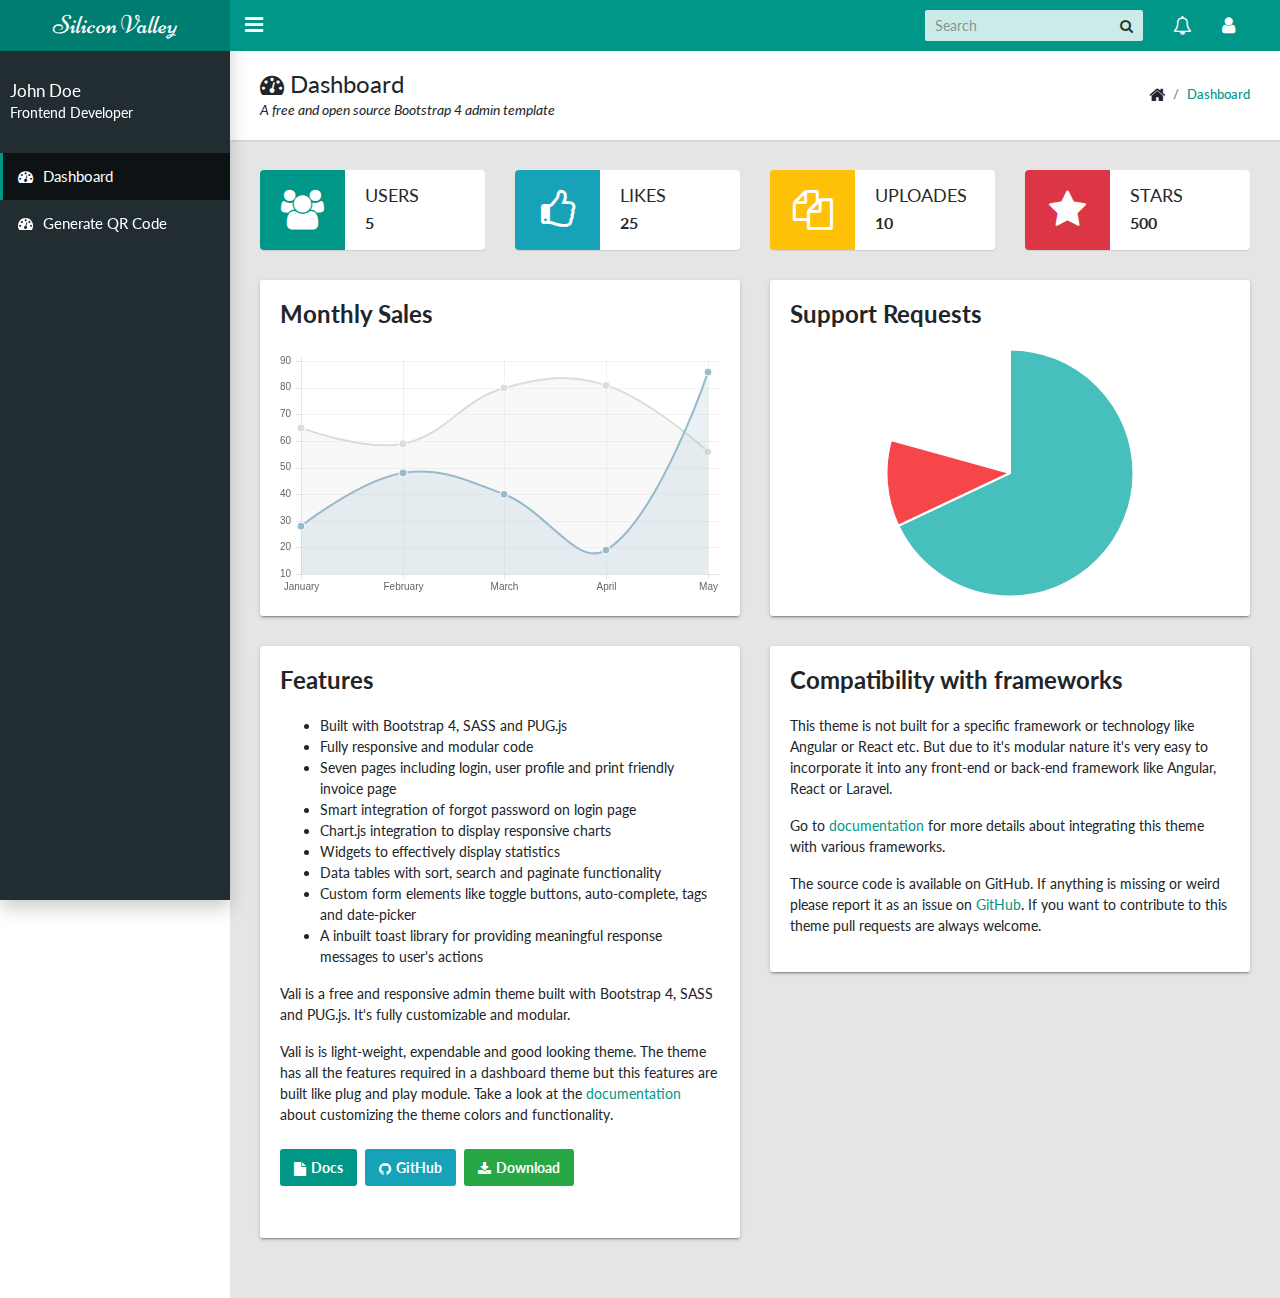
<file: docs/index.html>
<!DOCTYPE html>
<html lang="en">
  <head>
    <meta name="description" content="Vali is a responsive and free admin theme built with Bootstrap 4, SASS and PUG.js. It's fully customizable and modular.">
    <!-- Twitter meta-->
    <meta property="twitter:card" content="summary_large_image">
    <meta property="twitter:site" content="@pratikborsadiya">
    <meta property="twitter:creator" content="@pratikborsadiya">
    <!-- Open Graph Meta-->
    <meta property="og:type" content="website">
    <meta property="og:site_name" content="Vali Admin">
    <meta property="og:title" content="Vali - Free Bootstrap 4 admin theme">
    <meta property="og:url" content="http://pratikborsadiya.in/blog/vali-admin">
    <meta property="og:image" content="http://pratikborsadiya.in/blog/vali-admin/hero-social.png">
    <meta property="og:description" content="Vali is a responsive and free admin theme built with Bootstrap 4, SASS and PUG.js. It's fully customizable and modular.">
    <title>Vali Admin - Free Bootstrap 4 Admin Template</title>
    <meta charset="utf-8">
    <meta http-equiv="X-UA-Compatible" content="IE=edge">
    <meta name="viewport" content="width=device-width, initial-scale=1">
    <!-- Main CSS-->
    <link rel="stylesheet" type="text/css" href="css/main.css">
    <!-- Font-icon css-->
    <link rel="stylesheet" type="text/css" href="https://maxcdn.bootstrapcdn.com/font-awesome/4.7.0/css/font-awesome.min.css">
  </head>
  <body class="app sidebar-mini rtl">
    <!-- Navbar-->
    <header class="app-header"><a class="app-header__logo" href="index.html">Silicon Valley</a>
      <!-- Sidebar toggle button--><a class="app-sidebar__toggle" href="#" data-toggle="sidebar" aria-label="Hide Sidebar"></a>
      <!-- Navbar Right Menu-->
      <ul class="app-nav">
        <li class="app-search">
          <input class="app-search__input" type="search" placeholder="Search">
          <button class="app-search__button"><i class="fa fa-search"></i></button>
        </li>
        <!--Notification Menu-->
        <li class="dropdown"><a class="app-nav__item" href="#" data-toggle="dropdown" aria-label="Show notifications"><i class="fa fa-bell-o fa-lg"></i></a>
          <ul class="app-notification dropdown-menu dropdown-menu-right">
            <li class="app-notification__title">You have 4 new notifications.</li>
            <div class="app-notification__content">
              <li><a class="app-notification__item" href="javascript:;"><span class="app-notification__icon"><span class="fa-stack fa-lg"><i class="fa fa-circle fa-stack-2x text-primary"></i><i class="fa fa-envelope fa-stack-1x fa-inverse"></i></span></span>
                  <div>
                    <p class="app-notification__message">Lisa sent you a mail</p>
                    <p class="app-notification__meta">2 min ago</p>
                  </div></a></li>
              <li><a class="app-notification__item" href="javascript:;"><span class="app-notification__icon"><span class="fa-stack fa-lg"><i class="fa fa-circle fa-stack-2x text-danger"></i><i class="fa fa-hdd-o fa-stack-1x fa-inverse"></i></span></span>
                  <div>
                    <p class="app-notification__message">Mail server not working</p>
                    <p class="app-notification__meta">5 min ago</p>
                  </div></a></li>
              <li><a class="app-notification__item" href="javascript:;"><span class="app-notification__icon"><span class="fa-stack fa-lg"><i class="fa fa-circle fa-stack-2x text-success"></i><i class="fa fa-money fa-stack-1x fa-inverse"></i></span></span>
                  <div>
                    <p class="app-notification__message">Transaction complete</p>
                    <p class="app-notification__meta">2 days ago</p>
                  </div></a></li>
              <div class="app-notification__content">
                <li><a class="app-notification__item" href="javascript:;"><span class="app-notification__icon"><span class="fa-stack fa-lg"><i class="fa fa-circle fa-stack-2x text-primary"></i><i class="fa fa-envelope fa-stack-1x fa-inverse"></i></span></span>
                    <div>
                      <p class="app-notification__message">Lisa sent you a mail</p>
                      <p class="app-notification__meta">2 min ago</p>
                    </div></a></li>
                <li><a class="app-notification__item" href="javascript:;"><span class="app-notification__icon"><span class="fa-stack fa-lg"><i class="fa fa-circle fa-stack-2x text-danger"></i><i class="fa fa-hdd-o fa-stack-1x fa-inverse"></i></span></span>
                    <div>
                      <p class="app-notification__message">Mail server not working</p>
                      <p class="app-notification__meta">5 min ago</p>
                    </div></a></li>
                <li><a class="app-notification__item" href="javascript:;"><span class="app-notification__icon"><span class="fa-stack fa-lg"><i class="fa fa-circle fa-stack-2x text-success"></i><i class="fa fa-money fa-stack-1x fa-inverse"></i></span></span>
                    <div>
                      <p class="app-notification__message">Transaction complete</p>
                      <p class="app-notification__meta">2 days ago</p>
                    </div></a></li>
              </div>
            </div>
            <li class="app-notification__footer"><a href="#">See all notifications.</a></li>
          </ul>
        </li>
        <!-- User Menu-->
        <li class="dropdown"><a class="app-nav__item" href="#" data-toggle="dropdown" aria-label="Open Profile Menu"><i class="fa fa-user fa-lg"></i></a>
          <ul class="dropdown-menu settings-menu dropdown-menu-right">
            <li><a class="dropdown-item" href="page-user.html"><i class="fa fa-cog fa-lg"></i> Settings</a></li>
            <li><a class="dropdown-item" href="page-user.html"><i class="fa fa-user fa-lg"></i> Profile</a></li>
            <li><a class="dropdown-item" href="page-login.html"><i class="fa fa-sign-out fa-lg"></i> Logout</a></li>
          </ul>
        </li>
      </ul>
    </header>
    <!-- Sidebar menu-->
    <div class="app-sidebar__overlay" data-toggle="sidebar"></div>
    <aside class="app-sidebar">
      <div class="app-sidebar__user">
        <!-- <img class="app-sidebar__user-avatar" src="https://s3.amazonaws.com/uifaces/faces/twitter/jsa/48.jpg" alt="User Image"> -->
        <div>
          <p class="app-sidebar__user-name">John Doe</p>
          <p class="app-sidebar__user-designation">Frontend Developer</p>
        </div>
      </div>
      <ul class="app-menu">
        <li><a class="app-menu__item active" href="index.html"><i class="app-menu__icon fa fa-dashboard"></i><span class="app-menu__label">Dashboard</span></a></li>
        <!-- <li class="treeview"><a class="app-menu__item" href="#" data-toggle="treeview"><i class="app-menu__icon fa fa-laptop"></i><span class="app-menu__label">UI Elements</span><i class="treeview-indicator fa fa-angle-right"></i></a>
          <ul class="treeview-menu">
            <li><a class="treeview-item" href="bootstrap-components.html"><i class="icon fa fa-circle-o"></i> Bootstrap Elements</a></li>
            <li><a class="treeview-item" href="https://fontawesome.com/v4.7.0/icons/" target="_blank" rel="noopener"><i class="icon fa fa-circle-o"></i> Font Icons</a></li>
            <li><a class="treeview-item" href="ui-cards.html"><i class="icon fa fa-circle-o"></i> Cards</a></li>
            <li><a class="treeview-item" href="widgets.html"><i class="icon fa fa-circle-o"></i> Widgets</a></li>
          </ul>
        </li>
        <li><a class="app-menu__item" href="charts.html"><i class="app-menu__icon fa fa-pie-chart"></i><span class="app-menu__label">Charts</span></a></li>
        <li class="treeview"><a class="app-menu__item" href="#" data-toggle="treeview"><i class="app-menu__icon fa fa-edit"></i><span class="app-menu__label">Forms</span><i class="treeview-indicator fa fa-angle-right"></i></a>
          <ul class="treeview-menu">
            <li><a class="treeview-item" href="form-components.html"><i class="icon fa fa-circle-o"></i> Form Components</a></li>
            <li><a class="treeview-item" href="form-custom.html"><i class="icon fa fa-circle-o"></i> Custom Components</a></li>
            <li><a class="treeview-item" href="form-samples.html"><i class="icon fa fa-circle-o"></i> Form Samples</a></li>
            <li><a class="treeview-item" href="form-notifications.html"><i class="icon fa fa-circle-o"></i> Form Notifications</a></li>
          </ul>
        </li>
        <li class="treeview"><a class="app-menu__item" href="#" data-toggle="treeview"><i class="app-menu__icon fa fa-th-list"></i><span class="app-menu__label">Tables</span><i class="treeview-indicator fa fa-angle-right"></i></a>
          <ul class="treeview-menu">
            <li><a class="treeview-item" href="table-basic.html"><i class="icon fa fa-circle-o"></i> Basic Tables</a></li>
            <li><a class="treeview-item" href="table-data-table.html"><i class="icon fa fa-circle-o"></i> Data Tables</a></li>
          </ul>
        </li>
        <li class="treeview"><a class="app-menu__item" href="#" data-toggle="treeview"><i class="app-menu__icon fa fa-file-text"></i><span class="app-menu__label">Pages</span><i class="treeview-indicator fa fa-angle-right"></i></a>
          <ul class="treeview-menu">
            <li><a class="treeview-item" href="blank-page.html"><i class="icon fa fa-circle-o"></i> Blank Page</a></li>
            <li><a class="treeview-item" href="page-login.html"><i class="icon fa fa-circle-o"></i> Login Page</a></li>
            <li><a class="treeview-item" href="page-lockscreen.html"><i class="icon fa fa-circle-o"></i> Lockscreen Page</a></li>
            <li><a class="treeview-item" href="page-user.html"><i class="icon fa fa-circle-o"></i> User Page</a></li>
            <li><a class="treeview-item" href="page-invoice.html"><i class="icon fa fa-circle-o"></i> Invoice Page</a></li>
            <li><a class="treeview-item" href="page-calendar.html"><i class="icon fa fa-circle-o"></i> Calendar Page</a></li>
            <li><a class="treeview-item" href="page-mailbox.html"><i class="icon fa fa-circle-o"></i> Mailbox</a></li>
            <li><a class="treeview-item" href="page-error.html"><i class="icon fa fa-circle-o"></i> Error Page</a></li>
          </ul>
        </li> -->
        <li><a class="app-menu__item" href="qr-code.html"><i class="app-menu__icon fa fa-dashboard"></i><span class="app-menu__label">Generate QR Code</span></a></li>
      </ul>
    </aside>
    <main class="app-content">
      <div class="app-title">
        <div>
          <h1><i class="fa fa-dashboard"></i> Dashboard</h1>
          <p>A free and open source Bootstrap 4 admin template</p>
        </div>
        <ul class="app-breadcrumb breadcrumb">
          <li class="breadcrumb-item"><i class="fa fa-home fa-lg"></i></li>
          <li class="breadcrumb-item"><a href="#">Dashboard</a></li>
        </ul>
      </div>
      <div class="row">
        <div class="col-md-6 col-lg-3">
          <div class="widget-small primary coloured-icon"><i class="icon fa fa-users fa-3x"></i>
            <div class="info">
              <h4>Users</h4>
              <p><b>5</b></p>
            </div>
          </div>
        </div>
        <div class="col-md-6 col-lg-3">
          <div class="widget-small info coloured-icon"><i class="icon fa fa-thumbs-o-up fa-3x"></i>
            <div class="info">
              <h4>Likes</h4>
              <p><b>25</b></p>
            </div>
          </div>
        </div>
        <div class="col-md-6 col-lg-3">
          <div class="widget-small warning coloured-icon"><i class="icon fa fa-files-o fa-3x"></i>
            <div class="info">
              <h4>Uploades</h4>
              <p><b>10</b></p>
            </div>
          </div>
        </div>
        <div class="col-md-6 col-lg-3">
          <div class="widget-small danger coloured-icon"><i class="icon fa fa-star fa-3x"></i>
            <div class="info">
              <h4>Stars</h4>
              <p><b>500</b></p>
            </div>
          </div>
        </div>
      </div>
      <div class="row">
        <div class="col-md-6">
          <div class="tile">
            <h3 class="tile-title">Monthly Sales</h3>
            <div class="embed-responsive embed-responsive-16by9">
              <canvas class="embed-responsive-item" id="lineChartDemo"></canvas>
            </div>
          </div>
        </div>
        <div class="col-md-6">
          <div class="tile">
            <h3 class="tile-title">Support Requests</h3>
            <div class="embed-responsive embed-responsive-16by9">
              <canvas class="embed-responsive-item" id="pieChartDemo"></canvas>
            </div>
          </div>
        </div>
      </div>
      <div class="row">
        <div class="col-md-6">
          <div class="tile">
            <h3 class="tile-title">Features</h3>
            <ul>
              <li>Built with Bootstrap 4, SASS and PUG.js</li>
              <li>Fully responsive and modular code</li>
              <li>Seven pages including login, user profile and print friendly invoice page</li>
              <li>Smart integration of forgot password on login page</li>
              <li>Chart.js integration to display responsive charts</li>
              <li>Widgets to effectively display statistics</li>
              <li>Data tables with sort, search and paginate functionality</li>
              <li>Custom form elements like toggle buttons, auto-complete, tags and date-picker</li>
              <li>A inbuilt toast library for providing meaningful response messages to user's actions</li>
            </ul>
            <p>Vali is a free and responsive admin theme built with Bootstrap 4, SASS and PUG.js. It's fully customizable and modular.</p>
            <p>Vali is is light-weight, expendable and good looking theme. The theme has all the features required in a dashboard theme but this features are built like plug and play module. Take a look at the <a href="http://pratikborsadiya.in/blog/vali-admin" target="_blank">documentation</a> about customizing the theme colors and functionality.</p>
            <p class="mt-4 mb-4"><a class="btn btn-primary mr-2 mb-2" href="http://pratikborsadiya.in/blog/vali-admin" target="_blank"><i class="fa fa-file"></i>Docs</a><a class="btn btn-info mr-2 mb-2" href="https://github.com/pratikborsadiya/vali-admin" target="_blank"><i class="fa fa-github"></i>GitHub</a><a class="btn btn-success mr-2 mb-2" href="https://github.com/pratikborsadiya/vali-admin/archive/master.zip" target="_blank"><i class="fa fa-download"></i>Download</a></p>
          </div>
        </div>
        <div class="col-md-6">
          <div class="tile">
            <h3 class="tile-title">Compatibility with frameworks</h3>
            <p>This theme is not built for a specific framework or technology like Angular or React etc. But due to it's modular nature it's very easy to incorporate it into any front-end or back-end framework like Angular, React or Laravel.</p>
            <p>Go to <a href="http://pratikborsadiya.in/blog/vali-admin" target="_blank">documentation</a> for more details about integrating this theme with various frameworks.</p>
            <p>The source code is available on GitHub. If anything is missing or weird please report it as an issue on <a href="https://github.com/pratikborsadiya/vali-admin" target="_blank">GitHub</a>. If you want to contribute to this theme pull requests are always welcome.</p>
          </div>
        </div>
      </div>
    </main>
    <!-- Essential javascripts for application to work-->
    <script src="js/jquery-3.2.1.min.js"></script>
    <script src="js/popper.min.js"></script>
    <script src="js/bootstrap.min.js"></script>
    <script src="js/main.js"></script>
    <!-- The javascript plugin to display page loading on top-->
    <script src="js/plugins/pace.min.js"></script>
    <!-- Page specific javascripts-->
    <script type="text/javascript" src="js/plugins/chart.js"></script>
    <script type="text/javascript">
      var data = {
      	labels: ["January", "February", "March", "April", "May"],
      	datasets: [
      		{
      			label: "My First dataset",
      			fillColor: "rgba(220,220,220,0.2)",
      			strokeColor: "rgba(220,220,220,1)",
      			pointColor: "rgba(220,220,220,1)",
      			pointStrokeColor: "#fff",
      			pointHighlightFill: "#fff",
      			pointHighlightStroke: "rgba(220,220,220,1)",
      			data: [65, 59, 80, 81, 56]
      		},
      		{
      			label: "My Second dataset",
      			fillColor: "rgba(151,187,205,0.2)",
      			strokeColor: "rgba(151,187,205,1)",
      			pointColor: "rgba(151,187,205,1)",
      			pointStrokeColor: "#fff",
      			pointHighlightFill: "#fff",
      			pointHighlightStroke: "rgba(151,187,205,1)",
      			data: [28, 48, 40, 19, 86]
      		}
      	]
      };
      var pdata = [
      	{
      		value: 300,
      		color: "#46BFBD",
      		highlight: "#5AD3D1",
      		label: "Complete"
      	},
      	{
      		value: 50,
      		color:"#F7464A",
      		highlight: "#FF5A5E",
      		label: "In-Progress"
      	}
      ]
      
      var ctxl = $("#lineChartDemo").get(0).getContext("2d");
      var lineChart = new Chart(ctxl).Line(data);
      
      var ctxp = $("#pieChartDemo").get(0).getContext("2d");
      var pieChart = new Chart(ctxp).Pie(pdata);
    </script>
    <!-- Google analytics script-->
    <script type="text/javascript">
      if(document.location.hostname == 'pratikborsadiya.in') {
      	(function(i,s,o,g,r,a,m){i['GoogleAnalyticsObject']=r;i[r]=i[r]||function(){
      	(i[r].q=i[r].q||[]).push(arguments)},i[r].l=1*new Date();a=s.createElement(o),
      	m=s.getElementsByTagName(o)[0];a.async=1;a.src=g;m.parentNode.insertBefore(a,m)
      	})(window,document,'script','//www.google-analytics.com/analytics.js','ga');
      	ga('create', 'UA-72504830-1', 'auto');
      	ga('send', 'pageview');
      }
    </script>
  </body>
</html>
</file>
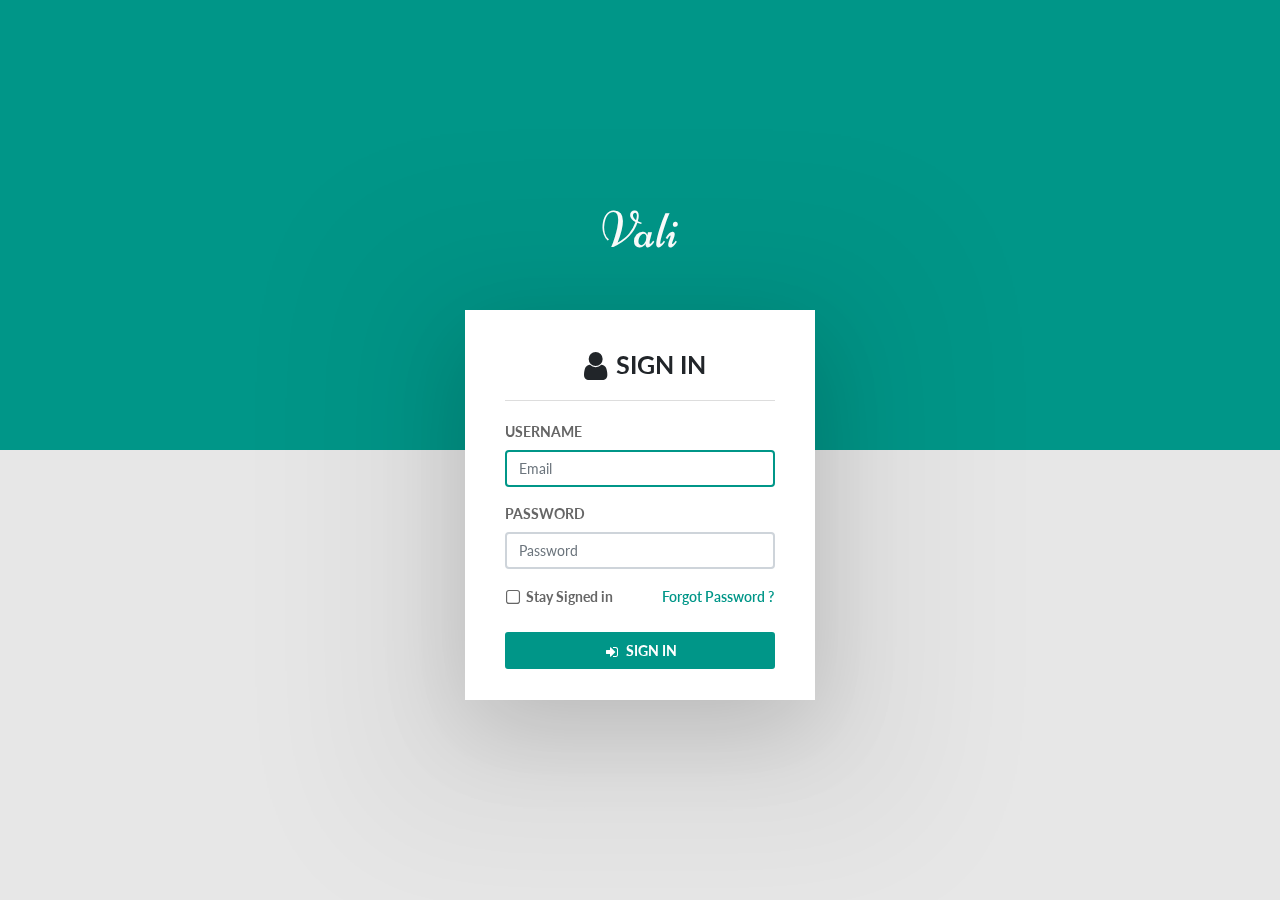
<file: docs/page-login.html>
<!DOCTYPE html>
<html>
  <head>
    <meta charset="utf-8">
    <meta http-equiv="X-UA-Compatible" content="IE=edge">
    <meta name="viewport" content="width=device-width, initial-scale=1">
    <!-- Main CSS-->
    <link rel="stylesheet" type="text/css" href="css/main.css">
    <!-- Font-icon css-->
    <link rel="stylesheet" type="text/css" href="https://maxcdn.bootstrapcdn.com/font-awesome/4.7.0/css/font-awesome.min.css">
    <title>Login - Vali Admin</title>
  </head>
  <body>
    <section class="material-half-bg">
      <div class="cover"></div>
    </section>
    <section class="login-content">
      <div class="logo">
        <h1>Vali</h1>
      </div>
      <div class="login-box">
        <form class="login-form" action="index.html">
          <h3 class="login-head"><i class="fa fa-lg fa-fw fa-user"></i>SIGN IN</h3>
          <div class="form-group">
            <label class="control-label">USERNAME</label>
            <input class="form-control" type="text" placeholder="Email" autofocus>
          </div>
          <div class="form-group">
            <label class="control-label">PASSWORD</label>
            <input class="form-control" type="password" placeholder="Password">
          </div>
          <div class="form-group">
            <div class="utility">
              <div class="animated-checkbox">
                <label>
                  <input type="checkbox"><span class="label-text">Stay Signed in</span>
                </label>
              </div>
              <p class="semibold-text mb-2"><a href="#" data-toggle="flip">Forgot Password ?</a></p>
            </div>
          </div>
          <div class="form-group btn-container">
            <button class="btn btn-primary btn-block"><i class="fa fa-sign-in fa-lg fa-fw"></i>SIGN IN</button>
          </div>
        </form>
        <form class="forget-form" action="index.html">
          <h3 class="login-head"><i class="fa fa-lg fa-fw fa-lock"></i>Forgot Password ?</h3>
          <div class="form-group">
            <label class="control-label">EMAIL</label>
            <input class="form-control" type="text" placeholder="Email">
          </div>
          <div class="form-group btn-container">
            <button class="btn btn-primary btn-block"><i class="fa fa-unlock fa-lg fa-fw"></i>RESET</button>
          </div>
          <div class="form-group mt-3">
            <p class="semibold-text mb-0"><a href="#" data-toggle="flip"><i class="fa fa-angle-left fa-fw"></i> Back to Login</a></p>
          </div>
        </form>
      </div>
    </section>
    <!-- Essential javascripts for application to work-->
    <script src="js/jquery-3.2.1.min.js"></script>
    <script src="js/popper.min.js"></script>
    <script src="js/bootstrap.min.js"></script>
    <script src="js/main.js"></script>
    <!-- The javascript plugin to display page loading on top-->
    <script src="js/plugins/pace.min.js"></script>
    <script type="text/javascript">
      // Login Page Flipbox control
      $('.login-content [data-toggle="flip"]').click(function() {
      	$('.login-box').toggleClass('flipped');
      	return false;
      });
    </script>
  </body>
</html>
</file>
<file: docs/css/main.css>
@charset "UTF-8";
/*!
 * Vali Admin
 * Author: Pratik Borsadiya
 * ================================*/
@import url(https://fonts.googleapis.com/css?family=Lato:300,400,400i,700);
@import url(https://fonts.googleapis.com/css?family=Niconne);
/*!
 * Bootstrap v4.1.1 (https://getbootstrap.com/)
 * Copyright 2011-2018 The Bootstrap Authors
 * Copyright 2011-2018 Twitter, Inc.
 * Licensed under MIT (https://github.com/twbs/bootstrap/blob/master/LICENSE)
 */
:root {
  --blue: #007bff;
  --indigo: #6610f2;
  --purple: #6f42c1;
  --pink: #e83e8c;
  --red: #dc3545;
  --orange: #fd7e14;
  --yellow: #ffc107;
  --green: #28a745;
  --teal: #20c997;
  --cyan: #17a2b8;
  --white: #FFF;
  --gray: #6c757d;
  --gray-dark: #343a40;
  --primary: #009688;
  --secondary: #6c757d;
  --success: #28a745;
  --info: #17a2b8;
  --warning: #ffc107;
  --danger: #dc3545;
  --light: #f8f9fa;
  --dark: #343a40;
  --breakpoint-xs: 0;
  --breakpoint-sm: 576px;
  --breakpoint-md: 768px;
  --breakpoint-lg: 992px;
  --breakpoint-xl: 1200px;
  --font-family-sans-serif: "Lato", -apple-system, BlinkMacSystemFont, "Segoe UI", Roboto, "Helvetica Neue", Arial, sans-serif;
  --font-family-monospace: SFMono-Regular, Menlo, Monaco, Consolas, "Liberation Mono", "Courier New", monospace;
}

*,
*::before,
*::after {
  -webkit-box-sizing: border-box;
          box-sizing: border-box;
}

html {
  font-family: sans-serif;
  line-height: 1.15;
  -webkit-text-size-adjust: 100%;
  -ms-text-size-adjust: 100%;
  -ms-overflow-style: scrollbar;
  -webkit-tap-highlight-color: rgba(0, 0, 0, 0);
}

@-ms-viewport {
  width: device-width;
}

article, aside, figcaption, figure, footer, header, hgroup, main, nav, section {
  display: block;
}

body {
  margin: 0;
  font-family: "Lato", -apple-system, BlinkMacSystemFont, "Segoe UI", Roboto, "Helvetica Neue", Arial, sans-serif;
  font-size: 0.875rem;
  font-weight: 400;
  line-height: 1.5;
  color: #212529;
  text-align: left;
  background-color: #FFF;
}

[tabindex="-1"]:focus {
  outline: 0 !important;
}

hr {
  -webkit-box-sizing: content-box;
          box-sizing: content-box;
  height: 0;
  overflow: visible;
}

h1, h2, h3, h4, h5, h6 {
  margin-top: 0;
  margin-bottom: 0.5rem;
}

p {
  margin-top: 0;
  margin-bottom: 1rem;
}

abbr[title],
abbr[data-original-title] {
  text-decoration: underline;
  -webkit-text-decoration: underline dotted;
          text-decoration: underline dotted;
  cursor: help;
  border-bottom: 0;
}

address {
  margin-bottom: 1rem;
  font-style: normal;
  line-height: inherit;
}

ol,
ul,
dl {
  margin-top: 0;
  margin-bottom: 1rem;
}

ol ol,
ul ul,
ol ul,
ul ol {
  margin-bottom: 0;
}

dt {
  font-weight: 700;
}

dd {
  margin-bottom: .5rem;
  margin-left: 0;
}

blockquote {
  margin: 0 0 1rem;
}

dfn {
  font-style: italic;
}

b,
strong {
  font-weight: bolder;
}

small {
  font-size: 80%;
}

sub,
sup {
  position: relative;
  font-size: 75%;
  line-height: 0;
  vertical-align: baseline;
}

sub {
  bottom: -.25em;
}

sup {
  top: -.5em;
}

a {
  color: #009688;
  text-decoration: none;
  background-color: transparent;
  -webkit-text-decoration-skip: objects;
}

a:hover {
  color: #004a43;
  text-decoration: underline;
}

a:not([href]):not([tabindex]) {
  color: inherit;
  text-decoration: none;
}

a:not([href]):not([tabindex]):hover, a:not([href]):not([tabindex]):focus {
  color: inherit;
  text-decoration: none;
}

a:not([href]):not([tabindex]):focus {
  outline: 0;
}

pre,
code,
kbd,
samp {
  font-family: SFMono-Regular, Menlo, Monaco, Consolas, "Liberation Mono", "Courier New", monospace;
  font-size: 1em;
}

pre {
  margin-top: 0;
  margin-bottom: 1rem;
  overflow: auto;
  -ms-overflow-style: scrollbar;
}

figure {
  margin: 0 0 1rem;
}

img {
  vertical-align: middle;
  border-style: none;
}

svg:not(:root) {
  overflow: hidden;
}

table {
  border-collapse: collapse;
}

caption {
  padding-top: 0.75rem;
  padding-bottom: 0.75rem;
  color: #6c757d;
  text-align: left;
  caption-side: bottom;
}

th {
  text-align: inherit;
}

label {
  display: inline-block;
  margin-bottom: 0.5rem;
}

button {
  border-radius: 0;
}

button:focus {
  outline: 1px dotted;
  outline: 5px auto -webkit-focus-ring-color;
}

input,
button,
select,
optgroup,
textarea {
  margin: 0;
  font-family: inherit;
  font-size: inherit;
  line-height: inherit;
}

button,
input {
  overflow: visible;
}

button,
select {
  text-transform: none;
}

button,
html [type="button"],
[type="reset"],
[type="submit"] {
  -webkit-appearance: button;
}

button::-moz-focus-inner,
[type="button"]::-moz-focus-inner,
[type="reset"]::-moz-focus-inner,
[type="submit"]::-moz-focus-inner {
  padding: 0;
  border-style: none;
}

input[type="radio"],
input[type="checkbox"] {
  -webkit-box-sizing: border-box;
          box-sizing: border-box;
  padding: 0;
}

input[type="date"],
input[type="time"],
input[type="datetime-local"],
input[type="month"] {
  -webkit-appearance: listbox;
}

textarea {
  overflow: auto;
  resize: vertical;
}

fieldset {
  min-width: 0;
  padding: 0;
  margin: 0;
  border: 0;
}

legend {
  display: block;
  width: 100%;
  max-width: 100%;
  padding: 0;
  margin-bottom: .5rem;
  font-size: 1.5rem;
  line-height: inherit;
  color: inherit;
  white-space: normal;
}

progress {
  vertical-align: baseline;
}

[type="number"]::-webkit-inner-spin-button,
[type="number"]::-webkit-outer-spin-button {
  height: auto;
}

[type="search"] {
  outline-offset: -2px;
  -webkit-appearance: none;
}

[type="search"]::-webkit-search-cancel-button,
[type="search"]::-webkit-search-decoration {
  -webkit-appearance: none;
}

::-webkit-file-upload-button {
  font: inherit;
  -webkit-appearance: button;
}

output {
  display: inline-block;
}

summary {
  display: list-item;
  cursor: pointer;
}

template {
  display: none;
}

[hidden] {
  display: none !important;
}

h1, h2, h3, h4, h5, h6,
.h1, .h2, .h3, .h4, .h5, .h6 {
  margin-bottom: 0.5rem;
  font-family: inherit;
  font-weight: bold;
  line-height: 1.2;
  color: inherit;
}

h1, .h1 {
  font-size: 2.1875rem;
}

h2, .h2 {
  font-size: 1.75rem;
}

h3, .h3 {
  font-size: 1.53125rem;
}

h4, .h4 {
  font-size: 1.3125rem;
}

h5, .h5 {
  font-size: 1.09375rem;
}

h6, .h6 {
  font-size: 0.875rem;
}

.lead {
  font-size: 1.09375rem;
  font-weight: 300;
}

.display-1 {
  font-size: 6rem;
  font-weight: 300;
  line-height: 1.2;
}

.display-2 {
  font-size: 5.5rem;
  font-weight: 300;
  line-height: 1.2;
}

.display-3 {
  font-size: 4.5rem;
  font-weight: 300;
  line-height: 1.2;
}

.display-4 {
  font-size: 3.5rem;
  font-weight: 300;
  line-height: 1.2;
}

hr {
  margin-top: 1rem;
  margin-bottom: 1rem;
  border: 0;
  border-top: 1px solid rgba(0, 0, 0, 0.1);
}

small,
.small {
  font-size: 80%;
  font-weight: 400;
}

mark,
.mark {
  padding: 0.2em;
  background-color: #fcf8e3;
}

.list-unstyled, .app-nav, .app-menu, .treeview-menu {
  padding-left: 0;
  list-style: none;
}

.list-inline {
  padding-left: 0;
  list-style: none;
}

.list-inline-item {
  display: inline-block;
}

.list-inline-item:not(:last-child) {
  margin-right: 0.5rem;
}

.initialism {
  font-size: 90%;
  text-transform: uppercase;
}

.blockquote {
  margin-bottom: 1rem;
  font-size: 1.09375rem;
}

.blockquote-footer {
  display: block;
  font-size: 80%;
  color: #6c757d;
}

.blockquote-footer::before {
  content: "\2014 \00A0";
}

.img-fluid {
  max-width: 100%;
  height: auto;
}

.img-thumbnail {
  padding: 0.25rem;
  background-color: #FFF;
  border: 1px solid #dee2e6;
  border-radius: 0.25rem;
  max-width: 100%;
  height: auto;
}

.figure {
  display: inline-block;
}

.figure-img {
  margin-bottom: 0.5rem;
  line-height: 1;
}

.figure-caption {
  font-size: 90%;
  color: #6c757d;
}

code {
  font-size: 87.5%;
  color: #e83e8c;
  word-break: break-word;
}

a > code {
  color: inherit;
}

kbd {
  padding: 0.2rem 0.4rem;
  font-size: 87.5%;
  color: #FFF;
  background-color: #212529;
  border-radius: 0.2rem;
}

kbd kbd {
  padding: 0;
  font-size: 100%;
  font-weight: 700;
}

pre {
  display: block;
  font-size: 87.5%;
  color: #212529;
}

pre code {
  font-size: inherit;
  color: inherit;
  word-break: normal;
}

.pre-scrollable {
  max-height: 340px;
  overflow-y: scroll;
}

.container {
  width: 100%;
  padding-right: 15px;
  padding-left: 15px;
  margin-right: auto;
  margin-left: auto;
}

@media (min-width: 576px) {
  .container {
    max-width: 540px;
  }
}

@media (min-width: 768px) {
  .container {
    max-width: 720px;
  }
}

@media (min-width: 992px) {
  .container {
    max-width: 960px;
  }
}

@media (min-width: 1200px) {
  .container {
    max-width: 1140px;
  }
}

.container-fluid {
  width: 100%;
  padding-right: 15px;
  padding-left: 15px;
  margin-right: auto;
  margin-left: auto;
}

.row {
  display: -webkit-box;
  display: -ms-flexbox;
  display: flex;
  -ms-flex-wrap: wrap;
      flex-wrap: wrap;
  margin-right: -15px;
  margin-left: -15px;
}

.no-gutters {
  margin-right: 0;
  margin-left: 0;
}

.no-gutters > .col,
.no-gutters > [class*="col-"] {
  padding-right: 0;
  padding-left: 0;
}

.col-1, .col-2, .col-3, .col-4, .col-5, .col-6, .col-7, .col-8, .col-9, .col-10, .col-11, .col-12, .col,
.col-auto, .col-sm-1, .col-sm-2, .col-sm-3, .col-sm-4, .col-sm-5, .col-sm-6, .col-sm-7, .col-sm-8, .col-sm-9, .col-sm-10, .col-sm-11, .col-sm-12, .col-sm,
.col-sm-auto, .col-md-1, .col-md-2, .col-md-3, .col-md-4, .col-md-5, .col-md-6, .col-md-7, .col-md-8, .col-md-9, .col-md-10, .col-md-11, .col-md-12, .col-md,
.col-md-auto, .col-lg-1, .col-lg-2, .col-lg-3, .col-lg-4, .col-lg-5, .col-lg-6, .col-lg-7, .col-lg-8, .col-lg-9, .col-lg-10, .col-lg-11, .col-lg-12, .col-lg,
.col-lg-auto, .col-xl-1, .col-xl-2, .col-xl-3, .col-xl-4, .col-xl-5, .col-xl-6, .col-xl-7, .col-xl-8, .col-xl-9, .col-xl-10, .col-xl-11, .col-xl-12, .col-xl,
.col-xl-auto {
  position: relative;
  width: 100%;
  min-height: 1px;
  padding-right: 15px;
  padding-left: 15px;
}

.col {
  -ms-flex-preferred-size: 0;
      flex-basis: 0;
  -webkit-box-flex: 1;
      -ms-flex-positive: 1;
          flex-grow: 1;
  max-width: 100%;
}

.col-auto {
  -webkit-box-flex: 0;
      -ms-flex: 0 0 auto;
          flex: 0 0 auto;
  width: auto;
  max-width: none;
}

.col-1 {
  -webkit-box-flex: 0;
      -ms-flex: 0 0 8.3333333333%;
          flex: 0 0 8.3333333333%;
  max-width: 8.3333333333%;
}

.col-2 {
  -webkit-box-flex: 0;
      -ms-flex: 0 0 16.6666666667%;
          flex: 0 0 16.6666666667%;
  max-width: 16.6666666667%;
}

.col-3 {
  -webkit-box-flex: 0;
      -ms-flex: 0 0 25%;
          flex: 0 0 25%;
  max-width: 25%;
}

.col-4 {
  -webkit-box-flex: 0;
      -ms-flex: 0 0 33.3333333333%;
          flex: 0 0 33.3333333333%;
  max-width: 33.3333333333%;
}

.col-5 {
  -webkit-box-flex: 0;
      -ms-flex: 0 0 41.6666666667%;
          flex: 0 0 41.6666666667%;
  max-width: 41.6666666667%;
}

.col-6 {
  -webkit-box-flex: 0;
      -ms-flex: 0 0 50%;
          flex: 0 0 50%;
  max-width: 50%;
}

.col-7 {
  -webkit-box-flex: 0;
      -ms-flex: 0 0 58.3333333333%;
          flex: 0 0 58.3333333333%;
  max-width: 58.3333333333%;
}

.col-8 {
  -webkit-box-flex: 0;
      -ms-flex: 0 0 66.6666666667%;
          flex: 0 0 66.6666666667%;
  max-width: 66.6666666667%;
}

.col-9 {
  -webkit-box-flex: 0;
      -ms-flex: 0 0 75%;
          flex: 0 0 75%;
  max-width: 75%;
}

.col-10 {
  -webkit-box-flex: 0;
      -ms-flex: 0 0 83.3333333333%;
          flex: 0 0 83.3333333333%;
  max-width: 83.3333333333%;
}

.col-11 {
  -webkit-box-flex: 0;
      -ms-flex: 0 0 91.6666666667%;
          flex: 0 0 91.6666666667%;
  max-width: 91.6666666667%;
}

.col-12 {
  -webkit-box-flex: 0;
      -ms-flex: 0 0 100%;
          flex: 0 0 100%;
  max-width: 100%;
}

.order-first {
  -webkit-box-ordinal-group: 0;
      -ms-flex-order: -1;
          order: -1;
}

.order-last {
  -webkit-box-ordinal-group: 14;
      -ms-flex-order: 13;
          order: 13;
}

.order-0 {
  -webkit-box-ordinal-group: 1;
      -ms-flex-order: 0;
          order: 0;
}

.order-1 {
  -webkit-box-ordinal-group: 2;
      -ms-flex-order: 1;
          order: 1;
}

.order-2 {
  -webkit-box-ordinal-group: 3;
      -ms-flex-order: 2;
          order: 2;
}

.order-3 {
  -webkit-box-ordinal-group: 4;
      -ms-flex-order: 3;
          order: 3;
}

.order-4 {
  -webkit-box-ordinal-group: 5;
      -ms-flex-order: 4;
          order: 4;
}

.order-5 {
  -webkit-box-ordinal-group: 6;
      -ms-flex-order: 5;
          order: 5;
}

.order-6 {
  -webkit-box-ordinal-group: 7;
      -ms-flex-order: 6;
          order: 6;
}

.order-7 {
  -webkit-box-ordinal-group: 8;
      -ms-flex-order: 7;
          order: 7;
}

.order-8 {
  -webkit-box-ordinal-group: 9;
      -ms-flex-order: 8;
          order: 8;
}

.order-9 {
  -webkit-box-ordinal-group: 10;
      -ms-flex-order: 9;
          order: 9;
}

.order-10 {
  -webkit-box-ordinal-group: 11;
      -ms-flex-order: 10;
          order: 10;
}

.order-11 {
  -webkit-box-ordinal-group: 12;
      -ms-flex-order: 11;
          order: 11;
}

.order-12 {
  -webkit-box-ordinal-group: 13;
      -ms-flex-order: 12;
          order: 12;
}

.offset-1 {
  margin-left: 8.3333333333%;
}

.offset-2 {
  margin-left: 16.6666666667%;
}

.offset-3 {
  margin-left: 25%;
}

.offset-4 {
  margin-left: 33.3333333333%;
}

.offset-5 {
  margin-left: 41.6666666667%;
}

.offset-6 {
  margin-left: 50%;
}

.offset-7 {
  margin-left: 58.3333333333%;
}

.offset-8 {
  margin-left: 66.6666666667%;
}

.offset-9 {
  margin-left: 75%;
}

.offset-10 {
  margin-left: 83.3333333333%;
}

.offset-11 {
  margin-left: 91.6666666667%;
}

@media (min-width: 576px) {
  .col-sm {
    -ms-flex-preferred-size: 0;
        flex-basis: 0;
    -webkit-box-flex: 1;
        -ms-flex-positive: 1;
            flex-grow: 1;
    max-width: 100%;
  }
  .col-sm-auto {
    -webkit-box-flex: 0;
        -ms-flex: 0 0 auto;
            flex: 0 0 auto;
    width: auto;
    max-width: none;
  }
  .col-sm-1 {
    -webkit-box-flex: 0;
        -ms-flex: 0 0 8.3333333333%;
            flex: 0 0 8.3333333333%;
    max-width: 8.3333333333%;
  }
  .col-sm-2 {
    -webkit-box-flex: 0;
        -ms-flex: 0 0 16.6666666667%;
            flex: 0 0 16.6666666667%;
    max-width: 16.6666666667%;
  }
  .col-sm-3 {
    -webkit-box-flex: 0;
        -ms-flex: 0 0 25%;
            flex: 0 0 25%;
    max-width: 25%;
  }
  .col-sm-4 {
    -webkit-box-flex: 0;
        -ms-flex: 0 0 33.3333333333%;
            flex: 0 0 33.3333333333%;
    max-width: 33.3333333333%;
  }
  .col-sm-5 {
    -webkit-box-flex: 0;
        -ms-flex: 0 0 41.6666666667%;
            flex: 0 0 41.6666666667%;
    max-width: 41.6666666667%;
  }
  .col-sm-6 {
    -webkit-box-flex: 0;
        -ms-flex: 0 0 50%;
            flex: 0 0 50%;
    max-width: 50%;
  }
  .col-sm-7 {
    -webkit-box-flex: 0;
        -ms-flex: 0 0 58.3333333333%;
            flex: 0 0 58.3333333333%;
    max-width: 58.3333333333%;
  }
  .col-sm-8 {
    -webkit-box-flex: 0;
        -ms-flex: 0 0 66.6666666667%;
            flex: 0 0 66.6666666667%;
    max-width: 66.6666666667%;
  }
  .col-sm-9 {
    -webkit-box-flex: 0;
        -ms-flex: 0 0 75%;
            flex: 0 0 75%;
    max-width: 75%;
  }
  .col-sm-10 {
    -webkit-box-flex: 0;
        -ms-flex: 0 0 83.3333333333%;
            flex: 0 0 83.3333333333%;
    max-width: 83.3333333333%;
  }
  .col-sm-11 {
    -webkit-box-flex: 0;
        -ms-flex: 0 0 91.6666666667%;
            flex: 0 0 91.6666666667%;
    max-width: 91.6666666667%;
  }
  .col-sm-12 {
    -webkit-box-flex: 0;
        -ms-flex: 0 0 100%;
            flex: 0 0 100%;
    max-width: 100%;
  }
  .order-sm-first {
    -webkit-box-ordinal-group: 0;
        -ms-flex-order: -1;
            order: -1;
  }
  .order-sm-last {
    -webkit-box-ordinal-group: 14;
        -ms-flex-order: 13;
            order: 13;
  }
  .order-sm-0 {
    -webkit-box-ordinal-group: 1;
        -ms-flex-order: 0;
            order: 0;
  }
  .order-sm-1 {
    -webkit-box-ordinal-group: 2;
        -ms-flex-order: 1;
            order: 1;
  }
  .order-sm-2 {
    -webkit-box-ordinal-group: 3;
        -ms-flex-order: 2;
            order: 2;
  }
  .order-sm-3 {
    -webkit-box-ordinal-group: 4;
        -ms-flex-order: 3;
            order: 3;
  }
  .order-sm-4 {
    -webkit-box-ordinal-group: 5;
        -ms-flex-order: 4;
            order: 4;
  }
  .order-sm-5 {
    -webkit-box-ordinal-group: 6;
        -ms-flex-order: 5;
            order: 5;
  }
  .order-sm-6 {
    -webkit-box-ordinal-group: 7;
        -ms-flex-order: 6;
            order: 6;
  }
  .order-sm-7 {
    -webkit-box-ordinal-group: 8;
        -ms-flex-order: 7;
            order: 7;
  }
  .order-sm-8 {
    -webkit-box-ordinal-group: 9;
        -ms-flex-order: 8;
            order: 8;
  }
  .order-sm-9 {
    -webkit-box-ordinal-group: 10;
        -ms-flex-order: 9;
            order: 9;
  }
  .order-sm-10 {
    -webkit-box-ordinal-group: 11;
        -ms-flex-order: 10;
            order: 10;
  }
  .order-sm-11 {
    -webkit-box-ordinal-group: 12;
        -ms-flex-order: 11;
            order: 11;
  }
  .order-sm-12 {
    -webkit-box-ordinal-group: 13;
        -ms-flex-order: 12;
            order: 12;
  }
  .offset-sm-0 {
    margin-left: 0;
  }
  .offset-sm-1 {
    margin-left: 8.3333333333%;
  }
  .offset-sm-2 {
    margin-left: 16.6666666667%;
  }
  .offset-sm-3 {
    margin-left: 25%;
  }
  .offset-sm-4 {
    margin-left: 33.3333333333%;
  }
  .offset-sm-5 {
    margin-left: 41.6666666667%;
  }
  .offset-sm-6 {
    margin-left: 50%;
  }
  .offset-sm-7 {
    margin-left: 58.3333333333%;
  }
  .offset-sm-8 {
    margin-left: 66.6666666667%;
  }
  .offset-sm-9 {
    margin-left: 75%;
  }
  .offset-sm-10 {
    margin-left: 83.3333333333%;
  }
  .offset-sm-11 {
    margin-left: 91.6666666667%;
  }
}

@media (min-width: 768px) {
  .col-md {
    -ms-flex-preferred-size: 0;
        flex-basis: 0;
    -webkit-box-flex: 1;
        -ms-flex-positive: 1;
            flex-grow: 1;
    max-width: 100%;
  }
  .col-md-auto {
    -webkit-box-flex: 0;
        -ms-flex: 0 0 auto;
            flex: 0 0 auto;
    width: auto;
    max-width: none;
  }
  .col-md-1 {
    -webkit-box-flex: 0;
        -ms-flex: 0 0 8.3333333333%;
            flex: 0 0 8.3333333333%;
    max-width: 8.3333333333%;
  }
  .col-md-2 {
    -webkit-box-flex: 0;
        -ms-flex: 0 0 16.6666666667%;
            flex: 0 0 16.6666666667%;
    max-width: 16.6666666667%;
  }
  .col-md-3 {
    -webkit-box-flex: 0;
        -ms-flex: 0 0 25%;
            flex: 0 0 25%;
    max-width: 25%;
  }
  .col-md-4 {
    -webkit-box-flex: 0;
        -ms-flex: 0 0 33.3333333333%;
            flex: 0 0 33.3333333333%;
    max-width: 33.3333333333%;
  }
  .col-md-5 {
    -webkit-box-flex: 0;
        -ms-flex: 0 0 41.6666666667%;
            flex: 0 0 41.6666666667%;
    max-width: 41.6666666667%;
  }
  .col-md-6 {
    -webkit-box-flex: 0;
        -ms-flex: 0 0 50%;
            flex: 0 0 50%;
    max-width: 50%;
  }
  .col-md-7 {
    -webkit-box-flex: 0;
        -ms-flex: 0 0 58.3333333333%;
            flex: 0 0 58.3333333333%;
    max-width: 58.3333333333%;
  }
  .col-md-8 {
    -webkit-box-flex: 0;
        -ms-flex: 0 0 66.6666666667%;
            flex: 0 0 66.6666666667%;
    max-width: 66.6666666667%;
  }
  .col-md-9 {
    -webkit-box-flex: 0;
        -ms-flex: 0 0 75%;
            flex: 0 0 75%;
    max-width: 75%;
  }
  .col-md-10 {
    -webkit-box-flex: 0;
        -ms-flex: 0 0 83.3333333333%;
            flex: 0 0 83.3333333333%;
    max-width: 83.3333333333%;
  }
  .col-md-11 {
    -webkit-box-flex: 0;
        -ms-flex: 0 0 91.6666666667%;
            flex: 0 0 91.6666666667%;
    max-width: 91.6666666667%;
  }
  .col-md-12 {
    -webkit-box-flex: 0;
        -ms-flex: 0 0 100%;
            flex: 0 0 100%;
    max-width: 100%;
  }
  .order-md-first {
    -webkit-box-ordinal-group: 0;
        -ms-flex-order: -1;
            order: -1;
  }
  .order-md-last {
    -webkit-box-ordinal-group: 14;
        -ms-flex-order: 13;
            order: 13;
  }
  .order-md-0 {
    -webkit-box-ordinal-group: 1;
        -ms-flex-order: 0;
            order: 0;
  }
  .order-md-1 {
    -webkit-box-ordinal-group: 2;
        -ms-flex-order: 1;
            order: 1;
  }
  .order-md-2 {
    -webkit-box-ordinal-group: 3;
        -ms-flex-order: 2;
            order: 2;
  }
  .order-md-3 {
    -webkit-box-ordinal-group: 4;
        -ms-flex-order: 3;
            order: 3;
  }
  .order-md-4 {
    -webkit-box-ordinal-group: 5;
        -ms-flex-order: 4;
            order: 4;
  }
  .order-md-5 {
    -webkit-box-ordinal-group: 6;
        -ms-flex-order: 5;
            order: 5;
  }
  .order-md-6 {
    -webkit-box-ordinal-group: 7;
        -ms-flex-order: 6;
            order: 6;
  }
  .order-md-7 {
    -webkit-box-ordinal-group: 8;
        -ms-flex-order: 7;
            order: 7;
  }
  .order-md-8 {
    -webkit-box-ordinal-group: 9;
        -ms-flex-order: 8;
            order: 8;
  }
  .order-md-9 {
    -webkit-box-ordinal-group: 10;
        -ms-flex-order: 9;
            order: 9;
  }
  .order-md-10 {
    -webkit-box-ordinal-group: 11;
        -ms-flex-order: 10;
            order: 10;
  }
  .order-md-11 {
    -webkit-box-ordinal-group: 12;
        -ms-flex-order: 11;
            order: 11;
  }
  .order-md-12 {
    -webkit-box-ordinal-group: 13;
        -ms-flex-order: 12;
            order: 12;
  }
  .offset-md-0 {
    margin-left: 0;
  }
  .offset-md-1 {
    margin-left: 8.3333333333%;
  }
  .offset-md-2 {
    margin-left: 16.6666666667%;
  }
  .offset-md-3 {
    margin-left: 25%;
  }
  .offset-md-4 {
    margin-left: 33.3333333333%;
  }
  .offset-md-5 {
    margin-left: 41.6666666667%;
  }
  .offset-md-6 {
    margin-left: 50%;
  }
  .offset-md-7 {
    margin-left: 58.3333333333%;
  }
  .offset-md-8 {
    margin-left: 66.6666666667%;
  }
  .offset-md-9 {
    margin-left: 75%;
  }
  .offset-md-10 {
    margin-left: 83.3333333333%;
  }
  .offset-md-11 {
    margin-left: 91.6666666667%;
  }
}

@media (min-width: 992px) {
  .col-lg {
    -ms-flex-preferred-size: 0;
        flex-basis: 0;
    -webkit-box-flex: 1;
        -ms-flex-positive: 1;
            flex-grow: 1;
    max-width: 100%;
  }
  .col-lg-auto {
    -webkit-box-flex: 0;
        -ms-flex: 0 0 auto;
            flex: 0 0 auto;
    width: auto;
    max-width: none;
  }
  .col-lg-1 {
    -webkit-box-flex: 0;
        -ms-flex: 0 0 8.3333333333%;
            flex: 0 0 8.3333333333%;
    max-width: 8.3333333333%;
  }
  .col-lg-2 {
    -webkit-box-flex: 0;
        -ms-flex: 0 0 16.6666666667%;
            flex: 0 0 16.6666666667%;
    max-width: 16.6666666667%;
  }
  .col-lg-3 {
    -webkit-box-flex: 0;
        -ms-flex: 0 0 25%;
            flex: 0 0 25%;
    max-width: 25%;
  }
  .col-lg-4 {
    -webkit-box-flex: 0;
        -ms-flex: 0 0 33.3333333333%;
            flex: 0 0 33.3333333333%;
    max-width: 33.3333333333%;
  }
  .col-lg-5 {
    -webkit-box-flex: 0;
        -ms-flex: 0 0 41.6666666667%;
            flex: 0 0 41.6666666667%;
    max-width: 41.6666666667%;
  }
  .col-lg-6 {
    -webkit-box-flex: 0;
        -ms-flex: 0 0 50%;
            flex: 0 0 50%;
    max-width: 50%;
  }
  .col-lg-7 {
    -webkit-box-flex: 0;
        -ms-flex: 0 0 58.3333333333%;
            flex: 0 0 58.3333333333%;
    max-width: 58.3333333333%;
  }
  .col-lg-8 {
    -webkit-box-flex: 0;
        -ms-flex: 0 0 66.6666666667%;
            flex: 0 0 66.6666666667%;
    max-width: 66.6666666667%;
  }
  .col-lg-9 {
    -webkit-box-flex: 0;
        -ms-flex: 0 0 75%;
            flex: 0 0 75%;
    max-width: 75%;
  }
  .col-lg-10 {
    -webkit-box-flex: 0;
        -ms-flex: 0 0 83.3333333333%;
            flex: 0 0 83.3333333333%;
    max-width: 83.3333333333%;
  }
  .col-lg-11 {
    -webkit-box-flex: 0;
        -ms-flex: 0 0 91.6666666667%;
            flex: 0 0 91.6666666667%;
    max-width: 91.6666666667%;
  }
  .col-lg-12 {
    -webkit-box-flex: 0;
        -ms-flex: 0 0 100%;
            flex: 0 0 100%;
    max-width: 100%;
  }
  .order-lg-first {
    -webkit-box-ordinal-group: 0;
        -ms-flex-order: -1;
            order: -1;
  }
  .order-lg-last {
    -webkit-box-ordinal-group: 14;
        -ms-flex-order: 13;
            order: 13;
  }
  .order-lg-0 {
    -webkit-box-ordinal-group: 1;
        -ms-flex-order: 0;
            order: 0;
  }
  .order-lg-1 {
    -webkit-box-ordinal-group: 2;
        -ms-flex-order: 1;
            order: 1;
  }
  .order-lg-2 {
    -webkit-box-ordinal-group: 3;
        -ms-flex-order: 2;
            order: 2;
  }
  .order-lg-3 {
    -webkit-box-ordinal-group: 4;
        -ms-flex-order: 3;
            order: 3;
  }
  .order-lg-4 {
    -webkit-box-ordinal-group: 5;
        -ms-flex-order: 4;
            order: 4;
  }
  .order-lg-5 {
    -webkit-box-ordinal-group: 6;
        -ms-flex-order: 5;
            order: 5;
  }
  .order-lg-6 {
    -webkit-box-ordinal-group: 7;
        -ms-flex-order: 6;
            order: 6;
  }
  .order-lg-7 {
    -webkit-box-ordinal-group: 8;
        -ms-flex-order: 7;
            order: 7;
  }
  .order-lg-8 {
    -webkit-box-ordinal-group: 9;
        -ms-flex-order: 8;
            order: 8;
  }
  .order-lg-9 {
    -webkit-box-ordinal-group: 10;
        -ms-flex-order: 9;
            order: 9;
  }
  .order-lg-10 {
    -webkit-box-ordinal-group: 11;
        -ms-flex-order: 10;
            order: 10;
  }
  .order-lg-11 {
    -webkit-box-ordinal-group: 12;
        -ms-flex-order: 11;
            order: 11;
  }
  .order-lg-12 {
    -webkit-box-ordinal-group: 13;
        -ms-flex-order: 12;
            order: 12;
  }
  .offset-lg-0 {
    margin-left: 0;
  }
  .offset-lg-1 {
    margin-left: 8.3333333333%;
  }
  .offset-lg-2 {
    margin-left: 16.6666666667%;
  }
  .offset-lg-3 {
    margin-left: 25%;
  }
  .offset-lg-4 {
    margin-left: 33.3333333333%;
  }
  .offset-lg-5 {
    margin-left: 41.6666666667%;
  }
  .offset-lg-6 {
    margin-left: 50%;
  }
  .offset-lg-7 {
    margin-left: 58.3333333333%;
  }
  .offset-lg-8 {
    margin-left: 66.6666666667%;
  }
  .offset-lg-9 {
    margin-left: 75%;
  }
  .offset-lg-10 {
    margin-left: 83.3333333333%;
  }
  .offset-lg-11 {
    margin-left: 91.6666666667%;
  }
}

@media (min-width: 1200px) {
  .col-xl {
    -ms-flex-preferred-size: 0;
        flex-basis: 0;
    -webkit-box-flex: 1;
        -ms-flex-positive: 1;
            flex-grow: 1;
    max-width: 100%;
  }
  .col-xl-auto {
    -webkit-box-flex: 0;
        -ms-flex: 0 0 auto;
            flex: 0 0 auto;
    width: auto;
    max-width: none;
  }
  .col-xl-1 {
    -webkit-box-flex: 0;
        -ms-flex: 0 0 8.3333333333%;
            flex: 0 0 8.3333333333%;
    max-width: 8.3333333333%;
  }
  .col-xl-2 {
    -webkit-box-flex: 0;
        -ms-flex: 0 0 16.6666666667%;
            flex: 0 0 16.6666666667%;
    max-width: 16.6666666667%;
  }
  .col-xl-3 {
    -webkit-box-flex: 0;
        -ms-flex: 0 0 25%;
            flex: 0 0 25%;
    max-width: 25%;
  }
  .col-xl-4 {
    -webkit-box-flex: 0;
        -ms-flex: 0 0 33.3333333333%;
            flex: 0 0 33.3333333333%;
    max-width: 33.3333333333%;
  }
  .col-xl-5 {
    -webkit-box-flex: 0;
        -ms-flex: 0 0 41.6666666667%;
            flex: 0 0 41.6666666667%;
    max-width: 41.6666666667%;
  }
  .col-xl-6 {
    -webkit-box-flex: 0;
        -ms-flex: 0 0 50%;
            flex: 0 0 50%;
    max-width: 50%;
  }
  .col-xl-7 {
    -webkit-box-flex: 0;
        -ms-flex: 0 0 58.3333333333%;
            flex: 0 0 58.3333333333%;
    max-width: 58.3333333333%;
  }
  .col-xl-8 {
    -webkit-box-flex: 0;
        -ms-flex: 0 0 66.6666666667%;
            flex: 0 0 66.6666666667%;
    max-width: 66.6666666667%;
  }
  .col-xl-9 {
    -webkit-box-flex: 0;
        -ms-flex: 0 0 75%;
            flex: 0 0 75%;
    max-width: 75%;
  }
  .col-xl-10 {
    -webkit-box-flex: 0;
        -ms-flex: 0 0 83.3333333333%;
            flex: 0 0 83.3333333333%;
    max-width: 83.3333333333%;
  }
  .col-xl-11 {
    -webkit-box-flex: 0;
        -ms-flex: 0 0 91.6666666667%;
            flex: 0 0 91.6666666667%;
    max-width: 91.6666666667%;
  }
  .col-xl-12 {
    -webkit-box-flex: 0;
        -ms-flex: 0 0 100%;
            flex: 0 0 100%;
    max-width: 100%;
  }
  .order-xl-first {
    -webkit-box-ordinal-group: 0;
        -ms-flex-order: -1;
            order: -1;
  }
  .order-xl-last {
    -webkit-box-ordinal-group: 14;
        -ms-flex-order: 13;
            order: 13;
  }
  .order-xl-0 {
    -webkit-box-ordinal-group: 1;
        -ms-flex-order: 0;
            order: 0;
  }
  .order-xl-1 {
    -webkit-box-ordinal-group: 2;
        -ms-flex-order: 1;
            order: 1;
  }
  .order-xl-2 {
    -webkit-box-ordinal-group: 3;
        -ms-flex-order: 2;
            order: 2;
  }
  .order-xl-3 {
    -webkit-box-ordinal-group: 4;
        -ms-flex-order: 3;
            order: 3;
  }
  .order-xl-4 {
    -webkit-box-ordinal-group: 5;
        -ms-flex-order: 4;
            order: 4;
  }
  .order-xl-5 {
    -webkit-box-ordinal-group: 6;
        -ms-flex-order: 5;
            order: 5;
  }
  .order-xl-6 {
    -webkit-box-ordinal-group: 7;
        -ms-flex-order: 6;
            order: 6;
  }
  .order-xl-7 {
    -webkit-box-ordinal-group: 8;
        -ms-flex-order: 7;
            order: 7;
  }
  .order-xl-8 {
    -webkit-box-ordinal-group: 9;
        -ms-flex-order: 8;
            order: 8;
  }
  .order-xl-9 {
    -webkit-box-ordinal-group: 10;
        -ms-flex-order: 9;
            order: 9;
  }
  .order-xl-10 {
    -webkit-box-ordinal-group: 11;
        -ms-flex-order: 10;
            order: 10;
  }
  .order-xl-11 {
    -webkit-box-ordinal-group: 12;
        -ms-flex-order: 11;
            order: 11;
  }
  .order-xl-12 {
    -webkit-box-ordinal-group: 13;
        -ms-flex-order: 12;
            order: 12;
  }
  .offset-xl-0 {
    margin-left: 0;
  }
  .offset-xl-1 {
    margin-left: 8.3333333333%;
  }
  .offset-xl-2 {
    margin-left: 16.6666666667%;
  }
  .offset-xl-3 {
    margin-left: 25%;
  }
  .offset-xl-4 {
    margin-left: 33.3333333333%;
  }
  .offset-xl-5 {
    margin-left: 41.6666666667%;
  }
  .offset-xl-6 {
    margin-left: 50%;
  }
  .offset-xl-7 {
    margin-left: 58.3333333333%;
  }
  .offset-xl-8 {
    margin-left: 66.6666666667%;
  }
  .offset-xl-9 {
    margin-left: 75%;
  }
  .offset-xl-10 {
    margin-left: 83.3333333333%;
  }
  .offset-xl-11 {
    margin-left: 91.6666666667%;
  }
}

.table {
  width: 100%;
  max-width: 100%;
  margin-bottom: 1rem;
  background-color: transparent;
}

.table th,
.table td {
  padding: 0.75rem;
  vertical-align: top;
  border-top: 1px solid #dee2e6;
}

.table thead th {
  vertical-align: bottom;
  border-bottom: 2px solid #dee2e6;
}

.table tbody + tbody {
  border-top: 2px solid #dee2e6;
}

.table .table {
  background-color: #FFF;
}

.table-sm th,
.table-sm td {
  padding: 0.3rem;
}

.table-bordered {
  border: 1px solid #dee2e6;
}

.table-bordered th,
.table-bordered td {
  border: 1px solid #dee2e6;
}

.table-bordered thead th,
.table-bordered thead td {
  border-bottom-width: 2px;
}

.table-borderless th,
.table-borderless td,
.table-borderless thead th,
.table-borderless tbody + tbody {
  border: 0;
}

.table-striped tbody tr:nth-of-type(odd) {
  background-color: rgba(0, 0, 0, 0.05);
}

.table-hover tbody tr:hover {
  background-color: rgba(0, 0, 0, 0.075);
}

.table-primary,
.table-primary > th,
.table-primary > td {
  background-color: #b8e2de;
}

.table-hover .table-primary:hover {
  background-color: #a6dbd6;
}

.table-hover .table-primary:hover > td,
.table-hover .table-primary:hover > th {
  background-color: #a6dbd6;
}

.table-secondary,
.table-secondary > th,
.table-secondary > td {
  background-color: #d6d8db;
}

.table-hover .table-secondary:hover {
  background-color: #c8cbcf;
}

.table-hover .table-secondary:hover > td,
.table-hover .table-secondary:hover > th {
  background-color: #c8cbcf;
}

.table-success,
.table-success > th,
.table-success > td {
  background-color: #c3e6cb;
}

.table-hover .table-success:hover {
  background-color: #b1dfbb;
}

.table-hover .table-success:hover > td,
.table-hover .table-success:hover > th {
  background-color: #b1dfbb;
}

.table-info,
.table-info > th,
.table-info > td {
  background-color: #bee5eb;
}

.table-hover .table-info:hover {
  background-color: #abdde5;
}

.table-hover .table-info:hover > td,
.table-hover .table-info:hover > th {
  background-color: #abdde5;
}

.table-warning,
.table-warning > th,
.table-warning > td {
  background-color: #ffeeba;
}

.table-hover .table-warning:hover {
  background-color: #ffe8a1;
}

.table-hover .table-warning:hover > td,
.table-hover .table-warning:hover > th {
  background-color: #ffe8a1;
}

.table-danger,
.table-danger > th,
.table-danger > td {
  background-color: #f5c6cb;
}

.table-hover .table-danger:hover {
  background-color: #f1b0b7;
}

.table-hover .table-danger:hover > td,
.table-hover .table-danger:hover > th {
  background-color: #f1b0b7;
}

.table-light,
.table-light > th,
.table-light > td {
  background-color: #fdfdfe;
}

.table-hover .table-light:hover {
  background-color: #ececf6;
}

.table-hover .table-light:hover > td,
.table-hover .table-light:hover > th {
  background-color: #ececf6;
}

.table-dark,
.table-dark > th,
.table-dark > td {
  background-color: #c6c8ca;
}

.table-hover .table-dark:hover {
  background-color: #b9bbbe;
}

.table-hover .table-dark:hover > td,
.table-hover .table-dark:hover > th {
  background-color: #b9bbbe;
}

.table-active,
.table-active > th,
.table-active > td {
  background-color: rgba(0, 0, 0, 0.075);
}

.table-hover .table-active:hover {
  background-color: rgba(0, 0, 0, 0.075);
}

.table-hover .table-active:hover > td,
.table-hover .table-active:hover > th {
  background-color: rgba(0, 0, 0, 0.075);
}

.table .thead-dark th {
  color: #FFF;
  background-color: #212529;
  border-color: #32383e;
}

.table .thead-light th {
  color: #495057;
  background-color: #e9ecef;
  border-color: #dee2e6;
}

.table-dark {
  color: #FFF;
  background-color: #212529;
}

.table-dark th,
.table-dark td,
.table-dark thead th {
  border-color: #32383e;
}

.table-dark.table-bordered {
  border: 0;
}

.table-dark.table-striped tbody tr:nth-of-type(odd) {
  background-color: rgba(255, 255, 255, 0.05);
}

.table-dark.table-hover tbody tr:hover {
  background-color: rgba(255, 255, 255, 0.075);
}

@media (max-width: 575.98px) {
  .table-responsive-sm {
    display: block;
    width: 100%;
    overflow-x: auto;
    -webkit-overflow-scrolling: touch;
    -ms-overflow-style: -ms-autohiding-scrollbar;
  }
  .table-responsive-sm > .table-bordered {
    border: 0;
  }
}

@media (max-width: 767.98px) {
  .table-responsive-md {
    display: block;
    width: 100%;
    overflow-x: auto;
    -webkit-overflow-scrolling: touch;
    -ms-overflow-style: -ms-autohiding-scrollbar;
  }
  .table-responsive-md > .table-bordered {
    border: 0;
  }
}

@media (max-width: 991.98px) {
  .table-responsive-lg {
    display: block;
    width: 100%;
    overflow-x: auto;
    -webkit-overflow-scrolling: touch;
    -ms-overflow-style: -ms-autohiding-scrollbar;
  }
  .table-responsive-lg > .table-bordered {
    border: 0;
  }
}

@media (max-width: 1199.98px) {
  .table-responsive-xl {
    display: block;
    width: 100%;
    overflow-x: auto;
    -webkit-overflow-scrolling: touch;
    -ms-overflow-style: -ms-autohiding-scrollbar;
  }
  .table-responsive-xl > .table-bordered {
    border: 0;
  }
}

.table-responsive {
  display: block;
  width: 100%;
  overflow-x: auto;
  -webkit-overflow-scrolling: touch;
  -ms-overflow-style: -ms-autohiding-scrollbar;
}

.table-responsive > .table-bordered {
  border: 0;
}

.form-control {
  display: block;
  width: 100%;
  padding: 0.375rem 0.75rem;
  font-size: 0.875rem;
  line-height: 1.5;
  color: #495057;
  background-color: #FFF;
  background-clip: padding-box;
  border: 2px solid #ced4da;
  border-radius: 4px;
  -webkit-transition: border-color 0.15s ease-in-out, -webkit-box-shadow 0.15s ease-in-out;
  transition: border-color 0.15s ease-in-out, -webkit-box-shadow 0.15s ease-in-out;
  -o-transition: border-color 0.15s ease-in-out, box-shadow 0.15s ease-in-out;
  transition: border-color 0.15s ease-in-out, box-shadow 0.15s ease-in-out;
  transition: border-color 0.15s ease-in-out, box-shadow 0.15s ease-in-out, -webkit-box-shadow 0.15s ease-in-out;
}

@media screen and (prefers-reduced-motion: reduce) {
  .form-control {
    -webkit-transition: none;
    -o-transition: none;
    transition: none;
  }
}

.form-control::-ms-expand {
  background-color: transparent;
  border: 0;
}

.form-control:focus {
  color: #495057;
  background-color: #FFF;
  border-color: #009688;
  outline: 0;
  -webkit-box-shadow: none;
          box-shadow: none;
}

.form-control::-webkit-input-placeholder {
  color: #6c757d;
  opacity: 1;
}

.form-control:-ms-input-placeholder {
  color: #6c757d;
  opacity: 1;
}

.form-control::-ms-input-placeholder {
  color: #6c757d;
  opacity: 1;
}

.form-control::placeholder {
  color: #6c757d;
  opacity: 1;
}

.form-control:disabled, .form-control[readonly] {
  background-color: #e9ecef;
  opacity: 1;
}

select.form-control:not([size]):not([multiple]) {
  height: calc(2.0625rem + 4px);
}

select.form-control:focus::-ms-value {
  color: #495057;
  background-color: #FFF;
}

.form-control-file,
.form-control-range {
  display: block;
  width: 100%;
}

.col-form-label {
  padding-top: calc(0.375rem + 2px);
  padding-bottom: calc(0.375rem + 2px);
  margin-bottom: 0;
  font-size: inherit;
  line-height: 1.5;
}

.col-form-label-lg {
  padding-top: calc(0.5rem + 2px);
  padding-bottom: calc(0.5rem + 2px);
  font-size: 1.09375rem;
  line-height: 1.5;
}

.col-form-label-sm {
  padding-top: calc(0.25rem + 2px);
  padding-bottom: calc(0.25rem + 2px);
  font-size: 0.765625rem;
  line-height: 1.5;
}

.form-control-plaintext {
  display: block;
  width: 100%;
  padding-top: 0.375rem;
  padding-bottom: 0.375rem;
  margin-bottom: 0;
  line-height: 1.5;
  color: #212529;
  background-color: transparent;
  border: solid transparent;
  border-width: 2px 0;
}

.form-control-plaintext.form-control-sm, .input-group-sm > .form-control-plaintext.form-control,
.input-group-sm > .input-group-prepend > .form-control-plaintext.input-group-text,
.input-group-sm > .input-group-append > .form-control-plaintext.input-group-text,
.input-group-sm > .input-group-prepend > .form-control-plaintext.btn,
.input-group-sm > .input-group-append > .form-control-plaintext.btn, .form-control-plaintext.form-control-lg, .input-group-lg > .form-control-plaintext.form-control,
.input-group-lg > .input-group-prepend > .form-control-plaintext.input-group-text,
.input-group-lg > .input-group-append > .form-control-plaintext.input-group-text,
.input-group-lg > .input-group-prepend > .form-control-plaintext.btn,
.input-group-lg > .input-group-append > .form-control-plaintext.btn {
  padding-right: 0;
  padding-left: 0;
}

.form-control-sm, .input-group-sm > .form-control,
.input-group-sm > .input-group-prepend > .input-group-text,
.input-group-sm > .input-group-append > .input-group-text,
.input-group-sm > .input-group-prepend > .btn,
.input-group-sm > .input-group-append > .btn {
  padding: 0.25rem 0.5rem;
  font-size: 0.765625rem;
  line-height: 1.5;
  border-radius: 4px;
}

select.form-control-sm:not([size]):not([multiple]), .input-group-sm > select.form-control:not([size]):not([multiple]),
.input-group-sm > .input-group-prepend > select.input-group-text:not([size]):not([multiple]),
.input-group-sm > .input-group-append > select.input-group-text:not([size]):not([multiple]),
.input-group-sm > .input-group-prepend > select.btn:not([size]):not([multiple]),
.input-group-sm > .input-group-append > select.btn:not([size]):not([multiple]) {
  height: calc(1.6484375rem + 4px);
}

.form-control-lg, .input-group-lg > .form-control,
.input-group-lg > .input-group-prepend > .input-group-text,
.input-group-lg > .input-group-append > .input-group-text,
.input-group-lg > .input-group-prepend > .btn,
.input-group-lg > .input-group-append > .btn {
  padding: 0.5rem 1rem;
  font-size: 1.09375rem;
  line-height: 1.5;
  border-radius: 4px;
}

select.form-control-lg:not([size]):not([multiple]), .input-group-lg > select.form-control:not([size]):not([multiple]),
.input-group-lg > .input-group-prepend > select.input-group-text:not([size]):not([multiple]),
.input-group-lg > .input-group-append > select.input-group-text:not([size]):not([multiple]),
.input-group-lg > .input-group-prepend > select.btn:not([size]):not([multiple]),
.input-group-lg > .input-group-append > select.btn:not([size]):not([multiple]) {
  height: calc(2.640625rem + 4px);
}

.form-group {
  margin-bottom: 1rem;
}

.form-text {
  display: block;
  margin-top: 0.25rem;
}

.form-row {
  display: -webkit-box;
  display: -ms-flexbox;
  display: flex;
  -ms-flex-wrap: wrap;
      flex-wrap: wrap;
  margin-right: -5px;
  margin-left: -5px;
}

.form-row > .col,
.form-row > [class*="col-"] {
  padding-right: 5px;
  padding-left: 5px;
}

.form-check {
  position: relative;
  display: block;
  padding-left: 1.25rem;
}

.form-check-input {
  position: absolute;
  margin-top: 0.3rem;
  margin-left: -1.25rem;
}

.form-check-input:disabled ~ .form-check-label {
  color: #6c757d;
}

.form-check-label {
  margin-bottom: 0;
}

.form-check-inline {
  display: -webkit-inline-box;
  display: -ms-inline-flexbox;
  display: inline-flex;
  -webkit-box-align: center;
      -ms-flex-align: center;
          align-items: center;
  padding-left: 0;
  margin-right: 0.75rem;
}

.form-check-inline .form-check-input {
  position: static;
  margin-top: 0;
  margin-right: 0.3125rem;
  margin-left: 0;
}

.valid-feedback {
  display: none;
  width: 100%;
  margin-top: 0.25rem;
  font-size: 80%;
  color: #28a745;
}

.valid-tooltip {
  position: absolute;
  top: 100%;
  z-index: 5;
  display: none;
  max-width: 100%;
  padding: .5rem;
  margin-top: .1rem;
  font-size: .875rem;
  line-height: 1;
  color: #FFF;
  background-color: rgba(40, 167, 69, 0.8);
  border-radius: .2rem;
}

.was-validated .form-control:valid, .form-control.is-valid, .was-validated
.custom-select:valid,
.custom-select.is-valid {
  border-color: #28a745;
}

.was-validated .form-control:valid:focus, .form-control.is-valid:focus, .was-validated
.custom-select:valid:focus,
.custom-select.is-valid:focus {
  border-color: #28a745;
  -webkit-box-shadow: 0 0 0 0 rgba(40, 167, 69, 0.25);
          box-shadow: 0 0 0 0 rgba(40, 167, 69, 0.25);
}

.was-validated .form-control:valid ~ .valid-feedback,
.was-validated .form-control:valid ~ .valid-tooltip, .form-control.is-valid ~ .valid-feedback,
.form-control.is-valid ~ .valid-tooltip, .was-validated
.custom-select:valid ~ .valid-feedback,
.was-validated
.custom-select:valid ~ .valid-tooltip,
.custom-select.is-valid ~ .valid-feedback,
.custom-select.is-valid ~ .valid-tooltip {
  display: block;
}

.was-validated .form-control-file:valid ~ .valid-feedback,
.was-validated .form-control-file:valid ~ .valid-tooltip, .form-control-file.is-valid ~ .valid-feedback,
.form-control-file.is-valid ~ .valid-tooltip {
  display: block;
}

.was-validated .form-check-input:valid ~ .form-check-label, .form-check-input.is-valid ~ .form-check-label {
  color: #28a745;
}

.was-validated .form-check-input:valid ~ .valid-feedback,
.was-validated .form-check-input:valid ~ .valid-tooltip, .form-check-input.is-valid ~ .valid-feedback,
.form-check-input.is-valid ~ .valid-tooltip {
  display: block;
}

.was-validated .custom-control-input:valid ~ .custom-control-label, .custom-control-input.is-valid ~ .custom-control-label {
  color: #28a745;
}

.was-validated .custom-control-input:valid ~ .custom-control-label::before, .custom-control-input.is-valid ~ .custom-control-label::before {
  background-color: #71dd8a;
}

.was-validated .custom-control-input:valid ~ .valid-feedback,
.was-validated .custom-control-input:valid ~ .valid-tooltip, .custom-control-input.is-valid ~ .valid-feedback,
.custom-control-input.is-valid ~ .valid-tooltip {
  display: block;
}

.was-validated .custom-control-input:valid:checked ~ .custom-control-label::before, .custom-control-input.is-valid:checked ~ .custom-control-label::before {
  background-color: #34ce57;
}

.was-validated .custom-control-input:valid:focus ~ .custom-control-label::before, .custom-control-input.is-valid:focus ~ .custom-control-label::before {
  -webkit-box-shadow: 0 0 0 1px #FFF, 0 0 0 0 rgba(40, 167, 69, 0.25);
          box-shadow: 0 0 0 1px #FFF, 0 0 0 0 rgba(40, 167, 69, 0.25);
}

.was-validated .custom-file-input:valid ~ .custom-file-label, .custom-file-input.is-valid ~ .custom-file-label {
  border-color: #28a745;
}

.was-validated .custom-file-input:valid ~ .custom-file-label::before, .custom-file-input.is-valid ~ .custom-file-label::before {
  border-color: inherit;
}

.was-validated .custom-file-input:valid ~ .valid-feedback,
.was-validated .custom-file-input:valid ~ .valid-tooltip, .custom-file-input.is-valid ~ .valid-feedback,
.custom-file-input.is-valid ~ .valid-tooltip {
  display: block;
}

.was-validated .custom-file-input:valid:focus ~ .custom-file-label, .custom-file-input.is-valid:focus ~ .custom-file-label {
  -webkit-box-shadow: 0 0 0 0 rgba(40, 167, 69, 0.25);
          box-shadow: 0 0 0 0 rgba(40, 167, 69, 0.25);
}

.invalid-feedback {
  display: none;
  width: 100%;
  margin-top: 0.25rem;
  font-size: 80%;
  color: #dc3545;
}

.invalid-tooltip {
  position: absolute;
  top: 100%;
  z-index: 5;
  display: none;
  max-width: 100%;
  padding: .5rem;
  margin-top: .1rem;
  font-size: .875rem;
  line-height: 1;
  color: #FFF;
  background-color: rgba(220, 53, 69, 0.8);
  border-radius: .2rem;
}

.was-validated .form-control:invalid, .form-control.is-invalid, .was-validated
.custom-select:invalid,
.custom-select.is-invalid {
  border-color: #dc3545;
}

.was-validated .form-control:invalid:focus, .form-control.is-invalid:focus, .was-validated
.custom-select:invalid:focus,
.custom-select.is-invalid:focus {
  border-color: #dc3545;
  -webkit-box-shadow: 0 0 0 0 rgba(220, 53, 69, 0.25);
          box-shadow: 0 0 0 0 rgba(220, 53, 69, 0.25);
}

.was-validated .form-control:invalid ~ .invalid-feedback,
.was-validated .form-control:invalid ~ .invalid-tooltip, .form-control.is-invalid ~ .invalid-feedback,
.form-control.is-invalid ~ .invalid-tooltip, .was-validated
.custom-select:invalid ~ .invalid-feedback,
.was-validated
.custom-select:invalid ~ .invalid-tooltip,
.custom-select.is-invalid ~ .invalid-feedback,
.custom-select.is-invalid ~ .invalid-tooltip {
  display: block;
}

.was-validated .form-control-file:invalid ~ .invalid-feedback,
.was-validated .form-control-file:invalid ~ .invalid-tooltip, .form-control-file.is-invalid ~ .invalid-feedback,
.form-control-file.is-invalid ~ .invalid-tooltip {
  display: block;
}

.was-validated .form-check-input:invalid ~ .form-check-label, .form-check-input.is-invalid ~ .form-check-label {
  color: #dc3545;
}

.was-validated .form-check-input:invalid ~ .invalid-feedback,
.was-validated .form-check-input:invalid ~ .invalid-tooltip, .form-check-input.is-invalid ~ .invalid-feedback,
.form-check-input.is-invalid ~ .invalid-tooltip {
  display: block;
}

.was-validated .custom-control-input:invalid ~ .custom-control-label, .custom-control-input.is-invalid ~ .custom-control-label {
  color: #dc3545;
}

.was-validated .custom-control-input:invalid ~ .custom-control-label::before, .custom-control-input.is-invalid ~ .custom-control-label::before {
  background-color: #efa2a9;
}

.was-validated .custom-control-input:invalid ~ .invalid-feedback,
.was-validated .custom-control-input:invalid ~ .invalid-tooltip, .custom-control-input.is-invalid ~ .invalid-feedback,
.custom-control-input.is-invalid ~ .invalid-tooltip {
  display: block;
}

.was-validated .custom-control-input:invalid:checked ~ .custom-control-label::before, .custom-control-input.is-invalid:checked ~ .custom-control-label::before {
  background-color: #e4606d;
}

.was-validated .custom-control-input:invalid:focus ~ .custom-control-label::before, .custom-control-input.is-invalid:focus ~ .custom-control-label::before {
  -webkit-box-shadow: 0 0 0 1px #FFF, 0 0 0 0 rgba(220, 53, 69, 0.25);
          box-shadow: 0 0 0 1px #FFF, 0 0 0 0 rgba(220, 53, 69, 0.25);
}

.was-validated .custom-file-input:invalid ~ .custom-file-label, .custom-file-input.is-invalid ~ .custom-file-label {
  border-color: #dc3545;
}

.was-validated .custom-file-input:invalid ~ .custom-file-label::before, .custom-file-input.is-invalid ~ .custom-file-label::before {
  border-color: inherit;
}

.was-validated .custom-file-input:invalid ~ .invalid-feedback,
.was-validated .custom-file-input:invalid ~ .invalid-tooltip, .custom-file-input.is-invalid ~ .invalid-feedback,
.custom-file-input.is-invalid ~ .invalid-tooltip {
  display: block;
}

.was-validated .custom-file-input:invalid:focus ~ .custom-file-label, .custom-file-input.is-invalid:focus ~ .custom-file-label {
  -webkit-box-shadow: 0 0 0 0 rgba(220, 53, 69, 0.25);
          box-shadow: 0 0 0 0 rgba(220, 53, 69, 0.25);
}

.form-inline {
  display: -webkit-box;
  display: -ms-flexbox;
  display: flex;
  -webkit-box-orient: horizontal;
  -webkit-box-direction: normal;
      -ms-flex-flow: row wrap;
          flex-flow: row wrap;
  -webkit-box-align: center;
      -ms-flex-align: center;
          align-items: center;
}

.form-inline .form-check {
  width: 100%;
}

@media (min-width: 576px) {
  .form-inline label {
    display: -webkit-box;
    display: -ms-flexbox;
    display: flex;
    -webkit-box-align: center;
        -ms-flex-align: center;
            align-items: center;
    -webkit-box-pack: center;
        -ms-flex-pack: center;
            justify-content: center;
    margin-bottom: 0;
  }
  .form-inline .form-group {
    display: -webkit-box;
    display: -ms-flexbox;
    display: flex;
    -webkit-box-flex: 0;
        -ms-flex: 0 0 auto;
            flex: 0 0 auto;
    -webkit-box-orient: horizontal;
    -webkit-box-direction: normal;
        -ms-flex-flow: row wrap;
            flex-flow: row wrap;
    -webkit-box-align: center;
        -ms-flex-align: center;
            align-items: center;
    margin-bottom: 0;
  }
  .form-inline .form-control {
    display: inline-block;
    width: auto;
    vertical-align: middle;
  }
  .form-inline .form-control-plaintext {
    display: inline-block;
  }
  .form-inline .input-group,
  .form-inline .custom-select {
    width: auto;
  }
  .form-inline .form-check {
    display: -webkit-box;
    display: -ms-flexbox;
    display: flex;
    -webkit-box-align: center;
        -ms-flex-align: center;
            align-items: center;
    -webkit-box-pack: center;
        -ms-flex-pack: center;
            justify-content: center;
    width: auto;
    padding-left: 0;
  }
  .form-inline .form-check-input {
    position: relative;
    margin-top: 0;
    margin-right: 0.25rem;
    margin-left: 0;
  }
  .form-inline .custom-control {
    -webkit-box-align: center;
        -ms-flex-align: center;
            align-items: center;
    -webkit-box-pack: center;
        -ms-flex-pack: center;
            justify-content: center;
  }
  .form-inline .custom-control-label {
    margin-bottom: 0;
  }
}

.btn {
  display: inline-block;
  font-weight: 700;
  text-align: center;
  white-space: nowrap;
  vertical-align: middle;
  -webkit-user-select: none;
     -moz-user-select: none;
      -ms-user-select: none;
          user-select: none;
  border: 2px solid transparent;
  padding: 0.375rem 0.75rem;
  font-size: 0.875rem;
  line-height: 1.5;
  border-radius: 3px;
  -webkit-transition: background-color 0.3s ease-in-out, border-color 0.3s ease-in-out, -webkit-box-shadow 0.3s cubic-bezier(0.35, 0, 0.25, 1), -webkit-transform 0.2s cubic-bezier(0.35, 0, 0.25, 1);
  transition: background-color 0.3s ease-in-out, border-color 0.3s ease-in-out, -webkit-box-shadow 0.3s cubic-bezier(0.35, 0, 0.25, 1), -webkit-transform 0.2s cubic-bezier(0.35, 0, 0.25, 1);
  -o-transition: box-shadow 0.3s cubic-bezier(0.35, 0, 0.25, 1), transform 0.2s cubic-bezier(0.35, 0, 0.25, 1), background-color 0.3s ease-in-out, border-color 0.3s ease-in-out;
  transition: box-shadow 0.3s cubic-bezier(0.35, 0, 0.25, 1), transform 0.2s cubic-bezier(0.35, 0, 0.25, 1), background-color 0.3s ease-in-out, border-color 0.3s ease-in-out;
  transition: box-shadow 0.3s cubic-bezier(0.35, 0, 0.25, 1), transform 0.2s cubic-bezier(0.35, 0, 0.25, 1), background-color 0.3s ease-in-out, border-color 0.3s ease-in-out, -webkit-box-shadow 0.3s cubic-bezier(0.35, 0, 0.25, 1), -webkit-transform 0.2s cubic-bezier(0.35, 0, 0.25, 1);
}

@media screen and (prefers-reduced-motion: reduce) {
  .btn {
    -webkit-transition: none;
    -o-transition: none;
    transition: none;
  }
}

.btn:hover, .btn:focus {
  text-decoration: none;
}

.btn:focus, .btn.focus {
  outline: 0;
  -webkit-box-shadow: none;
          box-shadow: none;
}

.btn.disabled, .btn:disabled {
  opacity: 0.65;
}

.btn:not(:disabled):not(.disabled) {
  cursor: pointer;
}

.btn:not(:disabled):not(.disabled):active, .btn:not(:disabled):not(.disabled).active {
  background-image: none;
}

a.btn.disabled,
fieldset:disabled a.btn {
  pointer-events: none;
}

.btn-primary {
  color: #FFF;
  background-color: #009688;
  border-color: #009688;
}

.btn-primary:hover {
  color: #FFF;
  background-color: #007065;
  border-color: #00635a;
}

.btn-primary:focus, .btn-primary.focus {
  -webkit-box-shadow: 0 0 0 0 rgba(0, 150, 136, 0.5);
          box-shadow: 0 0 0 0 rgba(0, 150, 136, 0.5);
}

.btn-primary.disabled, .btn-primary:disabled {
  color: #FFF;
  background-color: #009688;
  border-color: #009688;
}

.btn-primary:not(:disabled):not(.disabled):active, .btn-primary:not(:disabled):not(.disabled).active,
.show > .btn-primary.dropdown-toggle {
  color: #FFF;
  background-color: #00635a;
  border-color: #00564e;
}

.btn-primary:not(:disabled):not(.disabled):active:focus, .btn-primary:not(:disabled):not(.disabled).active:focus,
.show > .btn-primary.dropdown-toggle:focus {
  -webkit-box-shadow: 0 0 0 0 rgba(0, 150, 136, 0.5);
          box-shadow: 0 0 0 0 rgba(0, 150, 136, 0.5);
}

.btn-secondary {
  color: #FFF;
  background-color: #6c757d;
  border-color: #6c757d;
}

.btn-secondary:hover {
  color: #FFF;
  background-color: #5a6268;
  border-color: #545b62;
}

.btn-secondary:focus, .btn-secondary.focus {
  -webkit-box-shadow: 0 0 0 0 rgba(108, 117, 125, 0.5);
          box-shadow: 0 0 0 0 rgba(108, 117, 125, 0.5);
}

.btn-secondary.disabled, .btn-secondary:disabled {
  color: #FFF;
  background-color: #6c757d;
  border-color: #6c757d;
}

.btn-secondary:not(:disabled):not(.disabled):active, .btn-secondary:not(:disabled):not(.disabled).active,
.show > .btn-secondary.dropdown-toggle {
  color: #FFF;
  background-color: #545b62;
  border-color: #4e555b;
}

.btn-secondary:not(:disabled):not(.disabled):active:focus, .btn-secondary:not(:disabled):not(.disabled).active:focus,
.show > .btn-secondary.dropdown-toggle:focus {
  -webkit-box-shadow: 0 0 0 0 rgba(108, 117, 125, 0.5);
          box-shadow: 0 0 0 0 rgba(108, 117, 125, 0.5);
}

.btn-success {
  color: #FFF;
  background-color: #28a745;
  border-color: #28a745;
}

.btn-success:hover {
  color: #FFF;
  background-color: #218838;
  border-color: #1e7e34;
}

.btn-success:focus, .btn-success.focus {
  -webkit-box-shadow: 0 0 0 0 rgba(40, 167, 69, 0.5);
          box-shadow: 0 0 0 0 rgba(40, 167, 69, 0.5);
}

.btn-success.disabled, .btn-success:disabled {
  color: #FFF;
  background-color: #28a745;
  border-color: #28a745;
}

.btn-success:not(:disabled):not(.disabled):active, .btn-success:not(:disabled):not(.disabled).active,
.show > .btn-success.dropdown-toggle {
  color: #FFF;
  background-color: #1e7e34;
  border-color: #1c7430;
}

.btn-success:not(:disabled):not(.disabled):active:focus, .btn-success:not(:disabled):not(.disabled).active:focus,
.show > .btn-success.dropdown-toggle:focus {
  -webkit-box-shadow: 0 0 0 0 rgba(40, 167, 69, 0.5);
          box-shadow: 0 0 0 0 rgba(40, 167, 69, 0.5);
}

.btn-info {
  color: #FFF;
  background-color: #17a2b8;
  border-color: #17a2b8;
}

.btn-info:hover {
  color: #FFF;
  background-color: #138496;
  border-color: #117a8b;
}

.btn-info:focus, .btn-info.focus {
  -webkit-box-shadow: 0 0 0 0 rgba(23, 162, 184, 0.5);
          box-shadow: 0 0 0 0 rgba(23, 162, 184, 0.5);
}

.btn-info.disabled, .btn-info:disabled {
  color: #FFF;
  background-color: #17a2b8;
  border-color: #17a2b8;
}

.btn-info:not(:disabled):not(.disabled):active, .btn-info:not(:disabled):not(.disabled).active,
.show > .btn-info.dropdown-toggle {
  color: #FFF;
  background-color: #117a8b;
  border-color: #10707f;
}

.btn-info:not(:disabled):not(.disabled):active:focus, .btn-info:not(:disabled):not(.disabled).active:focus,
.show > .btn-info.dropdown-toggle:focus {
  -webkit-box-shadow: 0 0 0 0 rgba(23, 162, 184, 0.5);
          box-shadow: 0 0 0 0 rgba(23, 162, 184, 0.5);
}

.btn-warning {
  color: #212529;
  background-color: #ffc107;
  border-color: #ffc107;
}

.btn-warning:hover {
  color: #212529;
  background-color: #e0a800;
  border-color: #d39e00;
}

.btn-warning:focus, .btn-warning.focus {
  -webkit-box-shadow: 0 0 0 0 rgba(255, 193, 7, 0.5);
          box-shadow: 0 0 0 0 rgba(255, 193, 7, 0.5);
}

.btn-warning.disabled, .btn-warning:disabled {
  color: #212529;
  background-color: #ffc107;
  border-color: #ffc107;
}

.btn-warning:not(:disabled):not(.disabled):active, .btn-warning:not(:disabled):not(.disabled).active,
.show > .btn-warning.dropdown-toggle {
  color: #212529;
  background-color: #d39e00;
  border-color: #c69500;
}

.btn-warning:not(:disabled):not(.disabled):active:focus, .btn-warning:not(:disabled):not(.disabled).active:focus,
.show > .btn-warning.dropdown-toggle:focus {
  -webkit-box-shadow: 0 0 0 0 rgba(255, 193, 7, 0.5);
          box-shadow: 0 0 0 0 rgba(255, 193, 7, 0.5);
}

.btn-danger {
  color: #FFF;
  background-color: #dc3545;
  border-color: #dc3545;
}

.btn-danger:hover {
  color: #FFF;
  background-color: #c82333;
  border-color: #bd2130;
}

.btn-danger:focus, .btn-danger.focus {
  -webkit-box-shadow: 0 0 0 0 rgba(220, 53, 69, 0.5);
          box-shadow: 0 0 0 0 rgba(220, 53, 69, 0.5);
}

.btn-danger.disabled, .btn-danger:disabled {
  color: #FFF;
  background-color: #dc3545;
  border-color: #dc3545;
}

.btn-danger:not(:disabled):not(.disabled):active, .btn-danger:not(:disabled):not(.disabled).active,
.show > .btn-danger.dropdown-toggle {
  color: #FFF;
  background-color: #bd2130;
  border-color: #b21f2d;
}

.btn-danger:not(:disabled):not(.disabled):active:focus, .btn-danger:not(:disabled):not(.disabled).active:focus,
.show > .btn-danger.dropdown-toggle:focus {
  -webkit-box-shadow: 0 0 0 0 rgba(220, 53, 69, 0.5);
          box-shadow: 0 0 0 0 rgba(220, 53, 69, 0.5);
}

.btn-light {
  color: #212529;
  background-color: #f8f9fa;
  border-color: #f8f9fa;
}

.btn-light:hover {
  color: #212529;
  background-color: #e2e6ea;
  border-color: #dae0e5;
}

.btn-light:focus, .btn-light.focus {
  -webkit-box-shadow: 0 0 0 0 rgba(248, 249, 250, 0.5);
          box-shadow: 0 0 0 0 rgba(248, 249, 250, 0.5);
}

.btn-light.disabled, .btn-light:disabled {
  color: #212529;
  background-color: #f8f9fa;
  border-color: #f8f9fa;
}

.btn-light:not(:disabled):not(.disabled):active, .btn-light:not(:disabled):not(.disabled).active,
.show > .btn-light.dropdown-toggle {
  color: #212529;
  background-color: #dae0e5;
  border-color: #d3d9df;
}

.btn-light:not(:disabled):not(.disabled):active:focus, .btn-light:not(:disabled):not(.disabled).active:focus,
.show > .btn-light.dropdown-toggle:focus {
  -webkit-box-shadow: 0 0 0 0 rgba(248, 249, 250, 0.5);
          box-shadow: 0 0 0 0 rgba(248, 249, 250, 0.5);
}

.btn-dark {
  color: #FFF;
  background-color: #343a40;
  border-color: #343a40;
}

.btn-dark:hover {
  color: #FFF;
  background-color: #23272b;
  border-color: #1d2124;
}

.btn-dark:focus, .btn-dark.focus {
  -webkit-box-shadow: 0 0 0 0 rgba(52, 58, 64, 0.5);
          box-shadow: 0 0 0 0 rgba(52, 58, 64, 0.5);
}

.btn-dark.disabled, .btn-dark:disabled {
  color: #FFF;
  background-color: #343a40;
  border-color: #343a40;
}

.btn-dark:not(:disabled):not(.disabled):active, .btn-dark:not(:disabled):not(.disabled).active,
.show > .btn-dark.dropdown-toggle {
  color: #FFF;
  background-color: #1d2124;
  border-color: #171a1d;
}

.btn-dark:not(:disabled):not(.disabled):active:focus, .btn-dark:not(:disabled):not(.disabled).active:focus,
.show > .btn-dark.dropdown-toggle:focus {
  -webkit-box-shadow: 0 0 0 0 rgba(52, 58, 64, 0.5);
          box-shadow: 0 0 0 0 rgba(52, 58, 64, 0.5);
}

.btn-outline-primary {
  color: #009688;
  background-color: transparent;
  background-image: none;
  border-color: #009688;
}

.btn-outline-primary:hover {
  color: #FFF;
  background-color: #009688;
  border-color: #009688;
}

.btn-outline-primary:focus, .btn-outline-primary.focus {
  -webkit-box-shadow: 0 0 0 0 rgba(0, 150, 136, 0.5);
          box-shadow: 0 0 0 0 rgba(0, 150, 136, 0.5);
}

.btn-outline-primary.disabled, .btn-outline-primary:disabled {
  color: #009688;
  background-color: transparent;
}

.btn-outline-primary:not(:disabled):not(.disabled):active, .btn-outline-primary:not(:disabled):not(.disabled).active,
.show > .btn-outline-primary.dropdown-toggle {
  color: #FFF;
  background-color: #009688;
  border-color: #009688;
}

.btn-outline-primary:not(:disabled):not(.disabled):active:focus, .btn-outline-primary:not(:disabled):not(.disabled).active:focus,
.show > .btn-outline-primary.dropdown-toggle:focus {
  -webkit-box-shadow: 0 0 0 0 rgba(0, 150, 136, 0.5);
          box-shadow: 0 0 0 0 rgba(0, 150, 136, 0.5);
}

.btn-outline-secondary {
  color: #6c757d;
  background-color: transparent;
  background-image: none;
  border-color: #6c757d;
}

.btn-outline-secondary:hover {
  color: #FFF;
  background-color: #6c757d;
  border-color: #6c757d;
}

.btn-outline-secondary:focus, .btn-outline-secondary.focus {
  -webkit-box-shadow: 0 0 0 0 rgba(108, 117, 125, 0.5);
          box-shadow: 0 0 0 0 rgba(108, 117, 125, 0.5);
}

.btn-outline-secondary.disabled, .btn-outline-secondary:disabled {
  color: #6c757d;
  background-color: transparent;
}

.btn-outline-secondary:not(:disabled):not(.disabled):active, .btn-outline-secondary:not(:disabled):not(.disabled).active,
.show > .btn-outline-secondary.dropdown-toggle {
  color: #FFF;
  background-color: #6c757d;
  border-color: #6c757d;
}

.btn-outline-secondary:not(:disabled):not(.disabled):active:focus, .btn-outline-secondary:not(:disabled):not(.disabled).active:focus,
.show > .btn-outline-secondary.dropdown-toggle:focus {
  -webkit-box-shadow: 0 0 0 0 rgba(108, 117, 125, 0.5);
          box-shadow: 0 0 0 0 rgba(108, 117, 125, 0.5);
}

.btn-outline-success {
  color: #28a745;
  background-color: transparent;
  background-image: none;
  border-color: #28a745;
}

.btn-outline-success:hover {
  color: #FFF;
  background-color: #28a745;
  border-color: #28a745;
}

.btn-outline-success:focus, .btn-outline-success.focus {
  -webkit-box-shadow: 0 0 0 0 rgba(40, 167, 69, 0.5);
          box-shadow: 0 0 0 0 rgba(40, 167, 69, 0.5);
}

.btn-outline-success.disabled, .btn-outline-success:disabled {
  color: #28a745;
  background-color: transparent;
}

.btn-outline-success:not(:disabled):not(.disabled):active, .btn-outline-success:not(:disabled):not(.disabled).active,
.show > .btn-outline-success.dropdown-toggle {
  color: #FFF;
  background-color: #28a745;
  border-color: #28a745;
}

.btn-outline-success:not(:disabled):not(.disabled):active:focus, .btn-outline-success:not(:disabled):not(.disabled).active:focus,
.show > .btn-outline-success.dropdown-toggle:focus {
  -webkit-box-shadow: 0 0 0 0 rgba(40, 167, 69, 0.5);
          box-shadow: 0 0 0 0 rgba(40, 167, 69, 0.5);
}

.btn-outline-info {
  color: #17a2b8;
  background-color: transparent;
  background-image: none;
  border-color: #17a2b8;
}

.btn-outline-info:hover {
  color: #FFF;
  background-color: #17a2b8;
  border-color: #17a2b8;
}

.btn-outline-info:focus, .btn-outline-info.focus {
  -webkit-box-shadow: 0 0 0 0 rgba(23, 162, 184, 0.5);
          box-shadow: 0 0 0 0 rgba(23, 162, 184, 0.5);
}

.btn-outline-info.disabled, .btn-outline-info:disabled {
  color: #17a2b8;
  background-color: transparent;
}

.btn-outline-info:not(:disabled):not(.disabled):active, .btn-outline-info:not(:disabled):not(.disabled).active,
.show > .btn-outline-info.dropdown-toggle {
  color: #FFF;
  background-color: #17a2b8;
  border-color: #17a2b8;
}

.btn-outline-info:not(:disabled):not(.disabled):active:focus, .btn-outline-info:not(:disabled):not(.disabled).active:focus,
.show > .btn-outline-info.dropdown-toggle:focus {
  -webkit-box-shadow: 0 0 0 0 rgba(23, 162, 184, 0.5);
          box-shadow: 0 0 0 0 rgba(23, 162, 184, 0.5);
}

.btn-outline-warning {
  color: #ffc107;
  background-color: transparent;
  background-image: none;
  border-color: #ffc107;
}

.btn-outline-warning:hover {
  color: #212529;
  background-color: #ffc107;
  border-color: #ffc107;
}

.btn-outline-warning:focus, .btn-outline-warning.focus {
  -webkit-box-shadow: 0 0 0 0 rgba(255, 193, 7, 0.5);
          box-shadow: 0 0 0 0 rgba(255, 193, 7, 0.5);
}

.btn-outline-warning.disabled, .btn-outline-warning:disabled {
  color: #ffc107;
  background-color: transparent;
}

.btn-outline-warning:not(:disabled):not(.disabled):active, .btn-outline-warning:not(:disabled):not(.disabled).active,
.show > .btn-outline-warning.dropdown-toggle {
  color: #212529;
  background-color: #ffc107;
  border-color: #ffc107;
}

.btn-outline-warning:not(:disabled):not(.disabled):active:focus, .btn-outline-warning:not(:disabled):not(.disabled).active:focus,
.show > .btn-outline-warning.dropdown-toggle:focus {
  -webkit-box-shadow: 0 0 0 0 rgba(255, 193, 7, 0.5);
          box-shadow: 0 0 0 0 rgba(255, 193, 7, 0.5);
}

.btn-outline-danger {
  color: #dc3545;
  background-color: transparent;
  background-image: none;
  border-color: #dc3545;
}

.btn-outline-danger:hover {
  color: #FFF;
  background-color: #dc3545;
  border-color: #dc3545;
}

.btn-outline-danger:focus, .btn-outline-danger.focus {
  -webkit-box-shadow: 0 0 0 0 rgba(220, 53, 69, 0.5);
          box-shadow: 0 0 0 0 rgba(220, 53, 69, 0.5);
}

.btn-outline-danger.disabled, .btn-outline-danger:disabled {
  color: #dc3545;
  background-color: transparent;
}

.btn-outline-danger:not(:disabled):not(.disabled):active, .btn-outline-danger:not(:disabled):not(.disabled).active,
.show > .btn-outline-danger.dropdown-toggle {
  color: #FFF;
  background-color: #dc3545;
  border-color: #dc3545;
}

.btn-outline-danger:not(:disabled):not(.disabled):active:focus, .btn-outline-danger:not(:disabled):not(.disabled).active:focus,
.show > .btn-outline-danger.dropdown-toggle:focus {
  -webkit-box-shadow: 0 0 0 0 rgba(220, 53, 69, 0.5);
          box-shadow: 0 0 0 0 rgba(220, 53, 69, 0.5);
}

.btn-outline-light {
  color: #f8f9fa;
  background-color: transparent;
  background-image: none;
  border-color: #f8f9fa;
}

.btn-outline-light:hover {
  color: #212529;
  background-color: #f8f9fa;
  border-color: #f8f9fa;
}

.btn-outline-light:focus, .btn-outline-light.focus {
  -webkit-box-shadow: 0 0 0 0 rgba(248, 249, 250, 0.5);
          box-shadow: 0 0 0 0 rgba(248, 249, 250, 0.5);
}

.btn-outline-light.disabled, .btn-outline-light:disabled {
  color: #f8f9fa;
  background-color: transparent;
}

.btn-outline-light:not(:disabled):not(.disabled):active, .btn-outline-light:not(:disabled):not(.disabled).active,
.show > .btn-outline-light.dropdown-toggle {
  color: #212529;
  background-color: #f8f9fa;
  border-color: #f8f9fa;
}

.btn-outline-light:not(:disabled):not(.disabled):active:focus, .btn-outline-light:not(:disabled):not(.disabled).active:focus,
.show > .btn-outline-light.dropdown-toggle:focus {
  -webkit-box-shadow: 0 0 0 0 rgba(248, 249, 250, 0.5);
          box-shadow: 0 0 0 0 rgba(248, 249, 250, 0.5);
}

.btn-outline-dark {
  color: #343a40;
  background-color: transparent;
  background-image: none;
  border-color: #343a40;
}

.btn-outline-dark:hover {
  color: #FFF;
  background-color: #343a40;
  border-color: #343a40;
}

.btn-outline-dark:focus, .btn-outline-dark.focus {
  -webkit-box-shadow: 0 0 0 0 rgba(52, 58, 64, 0.5);
          box-shadow: 0 0 0 0 rgba(52, 58, 64, 0.5);
}

.btn-outline-dark.disabled, .btn-outline-dark:disabled {
  color: #343a40;
  background-color: transparent;
}

.btn-outline-dark:not(:disabled):not(.disabled):active, .btn-outline-dark:not(:disabled):not(.disabled).active,
.show > .btn-outline-dark.dropdown-toggle {
  color: #FFF;
  background-color: #343a40;
  border-color: #343a40;
}

.btn-outline-dark:not(:disabled):not(.disabled):active:focus, .btn-outline-dark:not(:disabled):not(.disabled).active:focus,
.show > .btn-outline-dark.dropdown-toggle:focus {
  -webkit-box-shadow: 0 0 0 0 rgba(52, 58, 64, 0.5);
          box-shadow: 0 0 0 0 rgba(52, 58, 64, 0.5);
}

.btn-link {
  font-weight: 400;
  color: #009688;
  background-color: transparent;
}

.btn-link:hover {
  color: #004a43;
  text-decoration: underline;
  background-color: transparent;
  border-color: transparent;
}

.btn-link:focus, .btn-link.focus {
  text-decoration: underline;
  border-color: transparent;
  -webkit-box-shadow: none;
          box-shadow: none;
}

.btn-link:disabled, .btn-link.disabled {
  color: #6c757d;
  pointer-events: none;
}

.btn-lg, .btn-group-lg > .btn {
  padding: 0.5rem 1rem;
  font-size: 1.09375rem;
  line-height: 1.5;
  border-radius: 3px;
}

.btn-sm, .btn-group-sm > .btn {
  padding: 0.25rem 0.5rem;
  font-size: 0.765625rem;
  line-height: 1.5;
  border-radius: 3px;
}

.btn-block {
  display: block;
  width: 100%;
}

.btn-block + .btn-block {
  margin-top: 0.5rem;
}

input[type="submit"].btn-block,
input[type="reset"].btn-block,
input[type="button"].btn-block {
  width: 100%;
}

.fade {
  -webkit-transition: opacity 0.15s linear;
  -o-transition: opacity 0.15s linear;
  transition: opacity 0.15s linear;
}

@media screen and (prefers-reduced-motion: reduce) {
  .fade {
    -webkit-transition: none;
    -o-transition: none;
    transition: none;
  }
}

.fade:not(.show) {
  opacity: 0;
}

.collapse:not(.show) {
  display: none;
}

.collapsing {
  position: relative;
  height: 0;
  overflow: hidden;
  -webkit-transition: height 0.35s ease;
  -o-transition: height 0.35s ease;
  transition: height 0.35s ease;
}

@media screen and (prefers-reduced-motion: reduce) {
  .collapsing {
    -webkit-transition: none;
    -o-transition: none;
    transition: none;
  }
}

.dropup,
.dropright,
.dropdown,
.dropleft {
  position: relative;
}

.dropdown-toggle::after {
  display: inline-block;
  width: 0;
  height: 0;
  margin-left: 0.255em;
  vertical-align: 0.255em;
  content: "";
  border-top: 0.3em solid;
  border-right: 0.3em solid transparent;
  border-bottom: 0;
  border-left: 0.3em solid transparent;
}

.dropdown-toggle:empty::after {
  margin-left: 0;
}

.dropdown-menu {
  position: absolute;
  top: 100%;
  left: 0;
  z-index: 1000;
  display: none;
  float: left;
  min-width: 10rem;
  padding: 0 0;
  margin: 0 0 0;
  font-size: 0.875rem;
  color: #212529;
  text-align: left;
  list-style: none;
  background-color: #FFF;
  background-clip: padding-box;
  border: 0 solid rgba(0, 0, 0, 0.15);
  border-radius: 0.25rem;
}

.dropdown-menu-right {
  right: 0;
  left: auto;
}

.dropup .dropdown-menu {
  top: auto;
  bottom: 100%;
  margin-top: 0;
  margin-bottom: 0;
}

.dropup .dropdown-toggle::after {
  display: inline-block;
  width: 0;
  height: 0;
  margin-left: 0.255em;
  vertical-align: 0.255em;
  content: "";
  border-top: 0;
  border-right: 0.3em solid transparent;
  border-bottom: 0.3em solid;
  border-left: 0.3em solid transparent;
}

.dropup .dropdown-toggle:empty::after {
  margin-left: 0;
}

.dropright .dropdown-menu {
  top: 0;
  right: auto;
  left: 100%;
  margin-top: 0;
  margin-left: 0;
}

.dropright .dropdown-toggle::after {
  display: inline-block;
  width: 0;
  height: 0;
  margin-left: 0.255em;
  vertical-align: 0.255em;
  content: "";
  border-top: 0.3em solid transparent;
  border-right: 0;
  border-bottom: 0.3em solid transparent;
  border-left: 0.3em solid;
}

.dropright .dropdown-toggle:empty::after {
  margin-left: 0;
}

.dropright .dropdown-toggle::after {
  vertical-align: 0;
}

.dropleft .dropdown-menu {
  top: 0;
  right: 100%;
  left: auto;
  margin-top: 0;
  margin-right: 0;
}

.dropleft .dropdown-toggle::after {
  display: inline-block;
  width: 0;
  height: 0;
  margin-left: 0.255em;
  vertical-align: 0.255em;
  content: "";
}

.dropleft .dropdown-toggle::after {
  display: none;
}

.dropleft .dropdown-toggle::before {
  display: inline-block;
  width: 0;
  height: 0;
  margin-right: 0.255em;
  vertical-align: 0.255em;
  content: "";
  border-top: 0.3em solid transparent;
  border-right: 0.3em solid;
  border-bottom: 0.3em solid transparent;
}

.dropleft .dropdown-toggle:empty::after {
  margin-left: 0;
}

.dropleft .dropdown-toggle::before {
  vertical-align: 0;
}

.dropdown-menu[x-placement^="top"], .dropdown-menu[x-placement^="right"], .dropdown-menu[x-placement^="bottom"], .dropdown-menu[x-placement^="left"] {
  right: auto;
  bottom: auto;
}

.dropdown-divider {
  height: 0;
  margin: 0.5rem 0;
  overflow: hidden;
  border-top: 1px solid #e9ecef;
}

.dropdown-item {
  display: block;
  width: 100%;
  padding: 8px 20px;
  clear: both;
  font-weight: 400;
  color: #212529;
  text-align: inherit;
  white-space: nowrap;
  background-color: transparent;
  border: 0;
}

.dropdown-item:hover, .dropdown-item:focus {
  color: #16181b;
  text-decoration: none;
  background-color: #f8f9fa;
}

.dropdown-item.active, .dropdown-item:active {
  color: #FFF;
  text-decoration: none;
  background-color: #009688;
}

.dropdown-item.disabled, .dropdown-item:disabled {
  color: #6c757d;
  background-color: transparent;
}

.dropdown-menu.show {
  display: block;
}

.dropdown-header {
  display: block;
  padding: 0 20px;
  margin-bottom: 0;
  font-size: 0.765625rem;
  color: #6c757d;
  white-space: nowrap;
}

.dropdown-item-text {
  display: block;
  padding: 8px 20px;
  color: #212529;
}

.btn-group,
.btn-group-vertical {
  position: relative;
  display: -webkit-inline-box;
  display: -ms-inline-flexbox;
  display: inline-flex;
  vertical-align: middle;
}

.btn-group > .btn,
.btn-group-vertical > .btn {
  position: relative;
  -webkit-box-flex: 0;
      -ms-flex: 0 1 auto;
          flex: 0 1 auto;
}

.btn-group > .btn:hover,
.btn-group-vertical > .btn:hover {
  z-index: 1;
}

.btn-group > .btn:focus, .btn-group > .btn:active, .btn-group > .btn.active,
.btn-group-vertical > .btn:focus,
.btn-group-vertical > .btn:active,
.btn-group-vertical > .btn.active {
  z-index: 1;
}

.btn-group .btn + .btn,
.btn-group .btn + .btn-group,
.btn-group .btn-group + .btn,
.btn-group .btn-group + .btn-group,
.btn-group-vertical .btn + .btn,
.btn-group-vertical .btn + .btn-group,
.btn-group-vertical .btn-group + .btn,
.btn-group-vertical .btn-group + .btn-group {
  margin-left: -2px;
}

.btn-toolbar {
  display: -webkit-box;
  display: -ms-flexbox;
  display: flex;
  -ms-flex-wrap: wrap;
      flex-wrap: wrap;
  -webkit-box-pack: start;
      -ms-flex-pack: start;
          justify-content: flex-start;
}

.btn-toolbar .input-group {
  width: auto;
}

.btn-group > .btn:first-child {
  margin-left: 0;
}

.btn-group > .btn:not(:last-child):not(.dropdown-toggle),
.btn-group > .btn-group:not(:last-child) > .btn {
  border-top-right-radius: 0;
  border-bottom-right-radius: 0;
}

.btn-group > .btn:not(:first-child),
.btn-group > .btn-group:not(:first-child) > .btn {
  border-top-left-radius: 0;
  border-bottom-left-radius: 0;
}

.dropdown-toggle-split {
  padding-right: 0.5625rem;
  padding-left: 0.5625rem;
}

.dropdown-toggle-split::after,
.dropup .dropdown-toggle-split::after,
.dropright .dropdown-toggle-split::after {
  margin-left: 0;
}

.dropleft .dropdown-toggle-split::before {
  margin-right: 0;
}

.btn-sm + .dropdown-toggle-split, .btn-group-sm > .btn + .dropdown-toggle-split {
  padding-right: 0.375rem;
  padding-left: 0.375rem;
}

.btn-lg + .dropdown-toggle-split, .btn-group-lg > .btn + .dropdown-toggle-split {
  padding-right: 0.75rem;
  padding-left: 0.75rem;
}

.btn-group-vertical {
  -webkit-box-orient: vertical;
  -webkit-box-direction: normal;
      -ms-flex-direction: column;
          flex-direction: column;
  -webkit-box-align: start;
      -ms-flex-align: start;
          align-items: flex-start;
  -webkit-box-pack: center;
      -ms-flex-pack: center;
          justify-content: center;
}

.btn-group-vertical .btn,
.btn-group-vertical .btn-group {
  width: 100%;
}

.btn-group-vertical > .btn + .btn,
.btn-group-vertical > .btn + .btn-group,
.btn-group-vertical > .btn-group + .btn,
.btn-group-vertical > .btn-group + .btn-group {
  margin-top: -2px;
  margin-left: 0;
}

.btn-group-vertical > .btn:not(:last-child):not(.dropdown-toggle),
.btn-group-vertical > .btn-group:not(:last-child) > .btn {
  border-bottom-right-radius: 0;
  border-bottom-left-radius: 0;
}

.btn-group-vertical > .btn:not(:first-child),
.btn-group-vertical > .btn-group:not(:first-child) > .btn {
  border-top-left-radius: 0;
  border-top-right-radius: 0;
}

.btn-group-toggle > .btn,
.btn-group-toggle > .btn-group > .btn {
  margin-bottom: 0;
}

.btn-group-toggle > .btn input[type="radio"],
.btn-group-toggle > .btn input[type="checkbox"],
.btn-group-toggle > .btn-group > .btn input[type="radio"],
.btn-group-toggle > .btn-group > .btn input[type="checkbox"] {
  position: absolute;
  clip: rect(0, 0, 0, 0);
  pointer-events: none;
}

.input-group {
  position: relative;
  display: -webkit-box;
  display: -ms-flexbox;
  display: flex;
  -ms-flex-wrap: wrap;
      flex-wrap: wrap;
  -webkit-box-align: stretch;
      -ms-flex-align: stretch;
          align-items: stretch;
  width: 100%;
}

.input-group > .form-control,
.input-group > .custom-select,
.input-group > .custom-file {
  position: relative;
  -webkit-box-flex: 1;
      -ms-flex: 1 1 auto;
          flex: 1 1 auto;
  width: 1%;
  margin-bottom: 0;
}

.input-group > .form-control:focus,
.input-group > .custom-select:focus,
.input-group > .custom-file:focus {
  z-index: 3;
}

.input-group > .form-control + .form-control,
.input-group > .form-control + .custom-select,
.input-group > .form-control + .custom-file,
.input-group > .custom-select + .form-control,
.input-group > .custom-select + .custom-select,
.input-group > .custom-select + .custom-file,
.input-group > .custom-file + .form-control,
.input-group > .custom-file + .custom-select,
.input-group > .custom-file + .custom-file {
  margin-left: -2px;
}

.input-group > .form-control:not(:last-child),
.input-group > .custom-select:not(:last-child) {
  border-top-right-radius: 0;
  border-bottom-right-radius: 0;
}

.input-group > .form-control:not(:first-child),
.input-group > .custom-select:not(:first-child) {
  border-top-left-radius: 0;
  border-bottom-left-radius: 0;
}

.input-group > .custom-file {
  display: -webkit-box;
  display: -ms-flexbox;
  display: flex;
  -webkit-box-align: center;
      -ms-flex-align: center;
          align-items: center;
}

.input-group > .custom-file:not(:last-child) .custom-file-label,
.input-group > .custom-file:not(:last-child) .custom-file-label::after {
  border-top-right-radius: 0;
  border-bottom-right-radius: 0;
}

.input-group > .custom-file:not(:first-child) .custom-file-label {
  border-top-left-radius: 0;
  border-bottom-left-radius: 0;
}

.input-group-prepend,
.input-group-append {
  display: -webkit-box;
  display: -ms-flexbox;
  display: flex;
}

.input-group-prepend .btn,
.input-group-append .btn {
  position: relative;
  z-index: 2;
}

.input-group-prepend .btn + .btn,
.input-group-prepend .btn + .input-group-text,
.input-group-prepend .input-group-text + .input-group-text,
.input-group-prepend .input-group-text + .btn,
.input-group-append .btn + .btn,
.input-group-append .btn + .input-group-text,
.input-group-append .input-group-text + .input-group-text,
.input-group-append .input-group-text + .btn {
  margin-left: -2px;
}

.input-group-prepend {
  margin-right: -2px;
}

.input-group-append {
  margin-left: -2px;
}

.input-group-text {
  display: -webkit-box;
  display: -ms-flexbox;
  display: flex;
  -webkit-box-align: center;
      -ms-flex-align: center;
          align-items: center;
  padding: 0.375rem 0.75rem;
  margin-bottom: 0;
  font-size: 0.875rem;
  font-weight: 400;
  line-height: 1.5;
  color: #495057;
  text-align: center;
  white-space: nowrap;
  background-color: #e9ecef;
  border: 2px solid #ced4da;
  border-radius: 4px;
}

.input-group-text input[type="radio"],
.input-group-text input[type="checkbox"] {
  margin-top: 0;
}

.input-group > .input-group-prepend > .btn,
.input-group > .input-group-prepend > .input-group-text,
.input-group > .input-group-append:not(:last-child) > .btn,
.input-group > .input-group-append:not(:last-child) > .input-group-text,
.input-group > .input-group-append:last-child > .btn:not(:last-child):not(.dropdown-toggle),
.input-group > .input-group-append:last-child > .input-group-text:not(:last-child) {
  border-top-right-radius: 0;
  border-bottom-right-radius: 0;
}

.input-group > .input-group-append > .btn,
.input-group > .input-group-append > .input-group-text,
.input-group > .input-group-prepend:not(:first-child) > .btn,
.input-group > .input-group-prepend:not(:first-child) > .input-group-text,
.input-group > .input-group-prepend:first-child > .btn:not(:first-child),
.input-group > .input-group-prepend:first-child > .input-group-text:not(:first-child) {
  border-top-left-radius: 0;
  border-bottom-left-radius: 0;
}

.custom-control {
  position: relative;
  display: block;
  min-height: 1.5rem;
  padding-left: 1.5rem;
}

.custom-control-inline {
  display: -webkit-inline-box;
  display: -ms-inline-flexbox;
  display: inline-flex;
  margin-right: 1rem;
}

.custom-control-input {
  position: absolute;
  z-index: -1;
  opacity: 0;
}

.custom-control-input:checked ~ .custom-control-label::before {
  color: #FFF;
  background-color: #009688;
}

.custom-control-input:focus ~ .custom-control-label::before {
  -webkit-box-shadow: 0 0 0 1px #FFF, none;
          box-shadow: 0 0 0 1px #FFF, none;
}

.custom-control-input:active ~ .custom-control-label::before {
  color: #FFF;
  background-color: #4affee;
}

.custom-control-input:disabled ~ .custom-control-label {
  color: #6c757d;
}

.custom-control-input:disabled ~ .custom-control-label::before {
  background-color: #e9ecef;
}

.custom-control-label {
  position: relative;
  margin-bottom: 0;
}

.custom-control-label::before {
  position: absolute;
  top: 0.25rem;
  left: -1.5rem;
  display: block;
  width: 1rem;
  height: 1rem;
  pointer-events: none;
  content: "";
  -webkit-user-select: none;
     -moz-user-select: none;
      -ms-user-select: none;
          user-select: none;
  background-color: #dee2e6;
}

.custom-control-label::after {
  position: absolute;
  top: 0.25rem;
  left: -1.5rem;
  display: block;
  width: 1rem;
  height: 1rem;
  content: "";
  background-repeat: no-repeat;
  background-position: center center;
  background-size: 50% 50%;
}

.custom-checkbox .custom-control-label::before {
  border-radius: 0.25rem;
}

.custom-checkbox .custom-control-input:checked ~ .custom-control-label::before {
  background-color: #009688;
}

.custom-checkbox .custom-control-input:checked ~ .custom-control-label::after {
  background-image: url("data:image/svg+xml;charset=utf8,%3Csvg xmlns='http://www.w3.org/2000/svg' viewBox='0 0 8 8'%3E%3Cpath fill='%23FFF' d='M6.564.75l-3.59 3.612-1.538-1.55L0 4.26 2.974 7.25 8 2.193z'/%3E%3C/svg%3E");
}

.custom-checkbox .custom-control-input:indeterminate ~ .custom-control-label::before {
  background-color: #009688;
}

.custom-checkbox .custom-control-input:indeterminate ~ .custom-control-label::after {
  background-image: url("data:image/svg+xml;charset=utf8,%3Csvg xmlns='http://www.w3.org/2000/svg' viewBox='0 0 4 4'%3E%3Cpath stroke='%23FFF' d='M0 2h4'/%3E%3C/svg%3E");
}

.custom-checkbox .custom-control-input:disabled:checked ~ .custom-control-label::before {
  background-color: rgba(0, 150, 136, 0.5);
}

.custom-checkbox .custom-control-input:disabled:indeterminate ~ .custom-control-label::before {
  background-color: rgba(0, 150, 136, 0.5);
}

.custom-radio .custom-control-label::before {
  border-radius: 50%;
}

.custom-radio .custom-control-input:checked ~ .custom-control-label::before {
  background-color: #009688;
}

.custom-radio .custom-control-input:checked ~ .custom-control-label::after {
  background-image: url("data:image/svg+xml;charset=utf8,%3Csvg xmlns='http://www.w3.org/2000/svg' viewBox='-4 -4 8 8'%3E%3Ccircle r='3' fill='%23FFF'/%3E%3C/svg%3E");
}

.custom-radio .custom-control-input:disabled:checked ~ .custom-control-label::before {
  background-color: rgba(0, 150, 136, 0.5);
}

.custom-select {
  display: inline-block;
  width: 100%;
  height: calc(2.0625rem + 4px);
  padding: 0.375rem 1.75rem 0.375rem 0.75rem;
  line-height: 1.5;
  color: #495057;
  vertical-align: middle;
  background: #FFF url("data:image/svg+xml;charset=utf8,%3Csvg xmlns='http://www.w3.org/2000/svg' viewBox='0 0 4 5'%3E%3Cpath fill='%23343a40' d='M2 0L0 2h4zm0 5L0 3h4z'/%3E%3C/svg%3E") no-repeat right 0.75rem center;
  background-size: 8px 10px;
  border: 2px solid #ced4da;
  border-radius: 0.25rem;
  -webkit-appearance: none;
     -moz-appearance: none;
          appearance: none;
}

.custom-select:focus {
  border-color: #009688;
  outline: 0;
  -webkit-box-shadow: inset 0 1px 2px rgba(0, 0, 0, 0.075), 0 0 5px rgba(0, 150, 136, 0.5);
          box-shadow: inset 0 1px 2px rgba(0, 0, 0, 0.075), 0 0 5px rgba(0, 150, 136, 0.5);
}

.custom-select:focus::-ms-value {
  color: #495057;
  background-color: #FFF;
}

.custom-select[multiple], .custom-select[size]:not([size="1"]) {
  height: auto;
  padding-right: 0.75rem;
  background-image: none;
}

.custom-select:disabled {
  color: #6c757d;
  background-color: #e9ecef;
}

.custom-select::-ms-expand {
  opacity: 0;
}

.custom-select-sm {
  height: calc(1.6484375rem + 4px);
  padding-top: 0.375rem;
  padding-bottom: 0.375rem;
  font-size: 75%;
}

.custom-select-lg {
  height: calc(2.640625rem + 4px);
  padding-top: 0.375rem;
  padding-bottom: 0.375rem;
  font-size: 125%;
}

.custom-file {
  position: relative;
  display: inline-block;
  width: 100%;
  height: calc(2.0625rem + 4px);
  margin-bottom: 0;
}

.custom-file-input {
  position: relative;
  z-index: 2;
  width: 100%;
  height: calc(2.0625rem + 4px);
  margin: 0;
  opacity: 0;
}

.custom-file-input:focus ~ .custom-file-label {
  border-color: #009688;
  -webkit-box-shadow: none;
          box-shadow: none;
}

.custom-file-input:focus ~ .custom-file-label::after {
  border-color: #009688;
}

.custom-file-input:lang(en) ~ .custom-file-label::after {
  content: "Browse";
}

.custom-file-label {
  position: absolute;
  top: 0;
  right: 0;
  left: 0;
  z-index: 1;
  height: calc(2.0625rem + 4px);
  padding: 0.375rem 0.75rem;
  line-height: 1.5;
  color: #495057;
  background-color: #FFF;
  border: 2px solid #ced4da;
  border-radius: 4px;
}

.custom-file-label::after {
  position: absolute;
  top: 0;
  right: 0;
  bottom: 0;
  z-index: 3;
  display: block;
  height: 2.0625rem;
  padding: 0.375rem 0.75rem;
  line-height: 1.5;
  color: #495057;
  content: "Browse";
  background-color: #e9ecef;
  border-left: 2px solid #ced4da;
  border-radius: 0 4px 4px 0;
}

.custom-range {
  width: 100%;
  padding-left: 0;
  background-color: transparent;
  -webkit-appearance: none;
     -moz-appearance: none;
          appearance: none;
}

.custom-range:focus {
  outline: none;
}

.custom-range::-moz-focus-outer {
  border: 0;
}

.custom-range::-webkit-slider-thumb {
  width: 1rem;
  height: 1rem;
  margin-top: -0.25rem;
  background-color: #009688;
  border: 0;
  border-radius: 1rem;
  -webkit-appearance: none;
          appearance: none;
}

.custom-range::-webkit-slider-thumb:focus {
  outline: none;
  -webkit-box-shadow: 0 0 0 1px #FFF, none;
          box-shadow: 0 0 0 1px #FFF, none;
}

.custom-range::-webkit-slider-thumb:active {
  background-color: #4affee;
}

.custom-range::-webkit-slider-runnable-track {
  width: 100%;
  height: 0.5rem;
  color: transparent;
  cursor: pointer;
  background-color: #dee2e6;
  border-color: transparent;
  border-radius: 1rem;
}

.custom-range::-moz-range-thumb {
  width: 1rem;
  height: 1rem;
  background-color: #009688;
  border: 0;
  border-radius: 1rem;
  -moz-appearance: none;
       appearance: none;
}

.custom-range::-moz-range-thumb:focus {
  outline: none;
  box-shadow: 0 0 0 1px #FFF, none;
}

.custom-range::-moz-range-thumb:active {
  background-color: #4affee;
}

.custom-range::-moz-range-track {
  width: 100%;
  height: 0.5rem;
  color: transparent;
  cursor: pointer;
  background-color: #dee2e6;
  border-color: transparent;
  border-radius: 1rem;
}

.custom-range::-ms-thumb {
  width: 1rem;
  height: 1rem;
  background-color: #009688;
  border: 0;
  border-radius: 1rem;
  appearance: none;
}

.custom-range::-ms-thumb:focus {
  outline: none;
  box-shadow: 0 0 0 1px #FFF, none;
}

.custom-range::-ms-thumb:active {
  background-color: #4affee;
}

.custom-range::-ms-track {
  width: 100%;
  height: 0.5rem;
  color: transparent;
  cursor: pointer;
  background-color: transparent;
  border-color: transparent;
  border-width: 0.5rem;
}

.custom-range::-ms-fill-lower {
  background-color: #dee2e6;
  border-radius: 1rem;
}

.custom-range::-ms-fill-upper {
  margin-right: 15px;
  background-color: #dee2e6;
  border-radius: 1rem;
}

.nav {
  display: -webkit-box;
  display: -ms-flexbox;
  display: flex;
  -ms-flex-wrap: wrap;
      flex-wrap: wrap;
  padding-left: 0;
  margin-bottom: 0;
  list-style: none;
}

.nav-link {
  display: block;
  padding: 0.5rem 1rem;
}

.nav-link:hover, .nav-link:focus {
  text-decoration: none;
}

.nav-link.disabled {
  color: #6c757d;
}

.nav-tabs {
  border-bottom: 1px solid #dee2e6;
}

.nav-tabs .nav-item {
  margin-bottom: -1px;
}

.nav-tabs .nav-link {
  border: 1px solid transparent;
  border-top-left-radius: 0.25rem;
  border-top-right-radius: 0.25rem;
}

.nav-tabs .nav-link:hover, .nav-tabs .nav-link:focus {
  border-color: #e9ecef #e9ecef #dee2e6;
}

.nav-tabs .nav-link.disabled {
  color: #6c757d;
  background-color: transparent;
  border-color: transparent;
}

.nav-tabs .nav-link.active,
.nav-tabs .nav-item.show .nav-link {
  color: #495057;
  background-color: #FFF;
  border-color: #dee2e6 #dee2e6 #FFF;
}

.nav-tabs .dropdown-menu {
  margin-top: -1px;
  border-top-left-radius: 0;
  border-top-right-radius: 0;
}

.nav-pills .nav-link {
  border-radius: 0.25rem;
}

.nav-pills .nav-link.active,
.nav-pills .show > .nav-link {
  color: #FFF;
  background-color: #009688;
}

.nav-fill .nav-item {
  -webkit-box-flex: 1;
      -ms-flex: 1 1 auto;
          flex: 1 1 auto;
  text-align: center;
}

.nav-justified .nav-item {
  -ms-flex-preferred-size: 0;
      flex-basis: 0;
  -webkit-box-flex: 1;
      -ms-flex-positive: 1;
          flex-grow: 1;
  text-align: center;
}

.tab-content > .tab-pane {
  display: none;
}

.tab-content > .active {
  display: block;
}

.navbar {
  position: relative;
  display: -webkit-box;
  display: -ms-flexbox;
  display: flex;
  -ms-flex-wrap: wrap;
      flex-wrap: wrap;
  -webkit-box-align: center;
      -ms-flex-align: center;
          align-items: center;
  -webkit-box-pack: justify;
      -ms-flex-pack: justify;
          justify-content: space-between;
  padding: 0.5rem 1rem;
}

.navbar > .container,
.navbar > .container-fluid {
  display: -webkit-box;
  display: -ms-flexbox;
  display: flex;
  -ms-flex-wrap: wrap;
      flex-wrap: wrap;
  -webkit-box-align: center;
      -ms-flex-align: center;
          align-items: center;
  -webkit-box-pack: justify;
      -ms-flex-pack: justify;
          justify-content: space-between;
}

.navbar-brand {
  display: inline-block;
  padding-top: 0.3359375rem;
  padding-bottom: 0.3359375rem;
  margin-right: 1rem;
  font-size: 1.09375rem;
  line-height: inherit;
  white-space: nowrap;
}

.navbar-brand:hover, .navbar-brand:focus {
  text-decoration: none;
}

.navbar-nav {
  display: -webkit-box;
  display: -ms-flexbox;
  display: flex;
  -webkit-box-orient: vertical;
  -webkit-box-direction: normal;
      -ms-flex-direction: column;
          flex-direction: column;
  padding-left: 0;
  margin-bottom: 0;
  list-style: none;
}

.navbar-nav .nav-link {
  padding-right: 0;
  padding-left: 0;
}

.navbar-nav .dropdown-menu {
  position: static;
  float: none;
}

.navbar-text {
  display: inline-block;
  padding-top: 0.5rem;
  padding-bottom: 0.5rem;
}

.navbar-collapse {
  -ms-flex-preferred-size: 100%;
      flex-basis: 100%;
  -webkit-box-flex: 1;
      -ms-flex-positive: 1;
          flex-grow: 1;
  -webkit-box-align: center;
      -ms-flex-align: center;
          align-items: center;
}

.navbar-toggler {
  padding: 0.25rem 0.75rem;
  font-size: 1.09375rem;
  line-height: 1;
  background-color: transparent;
  border: 1px solid transparent;
  border-radius: 3px;
}

.navbar-toggler:hover, .navbar-toggler:focus {
  text-decoration: none;
}

.navbar-toggler:not(:disabled):not(.disabled) {
  cursor: pointer;
}

.navbar-toggler-icon {
  display: inline-block;
  width: 1.5em;
  height: 1.5em;
  vertical-align: middle;
  content: "";
  background: no-repeat center center;
  background-size: 100% 100%;
}

@media (max-width: 575.98px) {
  .navbar-expand-sm > .container,
  .navbar-expand-sm > .container-fluid {
    padding-right: 0;
    padding-left: 0;
  }
}

@media (min-width: 576px) {
  .navbar-expand-sm {
    -webkit-box-orient: horizontal;
    -webkit-box-direction: normal;
        -ms-flex-flow: row nowrap;
            flex-flow: row nowrap;
    -webkit-box-pack: start;
        -ms-flex-pack: start;
            justify-content: flex-start;
  }
  .navbar-expand-sm .navbar-nav {
    -webkit-box-orient: horizontal;
    -webkit-box-direction: normal;
        -ms-flex-direction: row;
            flex-direction: row;
  }
  .navbar-expand-sm .navbar-nav .dropdown-menu {
    position: absolute;
  }
  .navbar-expand-sm .navbar-nav .nav-link {
    padding-right: 0.5rem;
    padding-left: 0.5rem;
  }
  .navbar-expand-sm > .container,
  .navbar-expand-sm > .container-fluid {
    -ms-flex-wrap: nowrap;
        flex-wrap: nowrap;
  }
  .navbar-expand-sm .navbar-collapse {
    display: -webkit-box !important;
    display: -ms-flexbox !important;
    display: flex !important;
    -ms-flex-preferred-size: auto;
        flex-basis: auto;
  }
  .navbar-expand-sm .navbar-toggler {
    display: none;
  }
}

@media (max-width: 767.98px) {
  .navbar-expand-md > .container,
  .navbar-expand-md > .container-fluid {
    padding-right: 0;
    padding-left: 0;
  }
}

@media (min-width: 768px) {
  .navbar-expand-md {
    -webkit-box-orient: horizontal;
    -webkit-box-direction: normal;
        -ms-flex-flow: row nowrap;
            flex-flow: row nowrap;
    -webkit-box-pack: start;
        -ms-flex-pack: start;
            justify-content: flex-start;
  }
  .navbar-expand-md .navbar-nav {
    -webkit-box-orient: horizontal;
    -webkit-box-direction: normal;
        -ms-flex-direction: row;
            flex-direction: row;
  }
  .navbar-expand-md .navbar-nav .dropdown-menu {
    position: absolute;
  }
  .navbar-expand-md .navbar-nav .nav-link {
    padding-right: 0.5rem;
    padding-left: 0.5rem;
  }
  .navbar-expand-md > .container,
  .navbar-expand-md > .container-fluid {
    -ms-flex-wrap: nowrap;
        flex-wrap: nowrap;
  }
  .navbar-expand-md .navbar-collapse {
    display: -webkit-box !important;
    display: -ms-flexbox !important;
    display: flex !important;
    -ms-flex-preferred-size: auto;
        flex-basis: auto;
  }
  .navbar-expand-md .navbar-toggler {
    display: none;
  }
}

@media (max-width: 991.98px) {
  .navbar-expand-lg > .container,
  .navbar-expand-lg > .container-fluid {
    padding-right: 0;
    padding-left: 0;
  }
}

@media (min-width: 992px) {
  .navbar-expand-lg {
    -webkit-box-orient: horizontal;
    -webkit-box-direction: normal;
        -ms-flex-flow: row nowrap;
            flex-flow: row nowrap;
    -webkit-box-pack: start;
        -ms-flex-pack: start;
            justify-content: flex-start;
  }
  .navbar-expand-lg .navbar-nav {
    -webkit-box-orient: horizontal;
    -webkit-box-direction: normal;
        -ms-flex-direction: row;
            flex-direction: row;
  }
  .navbar-expand-lg .navbar-nav .dropdown-menu {
    position: absolute;
  }
  .navbar-expand-lg .navbar-nav .nav-link {
    padding-right: 0.5rem;
    padding-left: 0.5rem;
  }
  .navbar-expand-lg > .container,
  .navbar-expand-lg > .container-fluid {
    -ms-flex-wrap: nowrap;
        flex-wrap: nowrap;
  }
  .navbar-expand-lg .navbar-collapse {
    display: -webkit-box !important;
    display: -ms-flexbox !important;
    display: flex !important;
    -ms-flex-preferred-size: auto;
        flex-basis: auto;
  }
  .navbar-expand-lg .navbar-toggler {
    display: none;
  }
}

@media (max-width: 1199.98px) {
  .navbar-expand-xl > .container,
  .navbar-expand-xl > .container-fluid {
    padding-right: 0;
    padding-left: 0;
  }
}

@media (min-width: 1200px) {
  .navbar-expand-xl {
    -webkit-box-orient: horizontal;
    -webkit-box-direction: normal;
        -ms-flex-flow: row nowrap;
            flex-flow: row nowrap;
    -webkit-box-pack: start;
        -ms-flex-pack: start;
            justify-content: flex-start;
  }
  .navbar-expand-xl .navbar-nav {
    -webkit-box-orient: horizontal;
    -webkit-box-direction: normal;
        -ms-flex-direction: row;
            flex-direction: row;
  }
  .navbar-expand-xl .navbar-nav .dropdown-menu {
    position: absolute;
  }
  .navbar-expand-xl .navbar-nav .nav-link {
    padding-right: 0.5rem;
    padding-left: 0.5rem;
  }
  .navbar-expand-xl > .container,
  .navbar-expand-xl > .container-fluid {
    -ms-flex-wrap: nowrap;
        flex-wrap: nowrap;
  }
  .navbar-expand-xl .navbar-collapse {
    display: -webkit-box !important;
    display: -ms-flexbox !important;
    display: flex !important;
    -ms-flex-preferred-size: auto;
        flex-basis: auto;
  }
  .navbar-expand-xl .navbar-toggler {
    display: none;
  }
}

.navbar-expand {
  -webkit-box-orient: horizontal;
  -webkit-box-direction: normal;
      -ms-flex-flow: row nowrap;
          flex-flow: row nowrap;
  -webkit-box-pack: start;
      -ms-flex-pack: start;
          justify-content: flex-start;
}

.navbar-expand > .container,
.navbar-expand > .container-fluid {
  padding-right: 0;
  padding-left: 0;
}

.navbar-expand .navbar-nav {
  -webkit-box-orient: horizontal;
  -webkit-box-direction: normal;
      -ms-flex-direction: row;
          flex-direction: row;
}

.navbar-expand .navbar-nav .dropdown-menu {
  position: absolute;
}

.navbar-expand .navbar-nav .nav-link {
  padding-right: 0.5rem;
  padding-left: 0.5rem;
}

.navbar-expand > .container,
.navbar-expand > .container-fluid {
  -ms-flex-wrap: nowrap;
      flex-wrap: nowrap;
}

.navbar-expand .navbar-collapse {
  display: -webkit-box !important;
  display: -ms-flexbox !important;
  display: flex !important;
  -ms-flex-preferred-size: auto;
      flex-basis: auto;
}

.navbar-expand .navbar-toggler {
  display: none;
}

.navbar-light .navbar-brand {
  color: rgba(0, 0, 0, 0.9);
}

.navbar-light .navbar-brand:hover, .navbar-light .navbar-brand:focus {
  color: rgba(0, 0, 0, 0.9);
}

.navbar-light .navbar-nav .nav-link {
  color: rgba(0, 0, 0, 0.5);
}

.navbar-light .navbar-nav .nav-link:hover, .navbar-light .navbar-nav .nav-link:focus {
  color: rgba(0, 0, 0, 0.7);
}

.navbar-light .navbar-nav .nav-link.disabled {
  color: rgba(0, 0, 0, 0.3);
}

.navbar-light .navbar-nav .show > .nav-link,
.navbar-light .navbar-nav .active > .nav-link,
.navbar-light .navbar-nav .nav-link.show,
.navbar-light .navbar-nav .nav-link.active {
  color: rgba(0, 0, 0, 0.9);
}

.navbar-light .navbar-toggler {
  color: rgba(0, 0, 0, 0.5);
  border-color: rgba(0, 0, 0, 0.1);
}

.navbar-light .navbar-toggler-icon {
  background-image: url("data:image/svg+xml;charset=utf8,%3Csvg viewBox='0 0 30 30' xmlns='http://www.w3.org/2000/svg'%3E%3Cpath stroke='rgba(0, 0, 0, 0.5)' stroke-width='2' stroke-linecap='round' stroke-miterlimit='10' d='M4 7h22M4 15h22M4 23h22'/%3E%3C/svg%3E");
}

.navbar-light .navbar-text {
  color: rgba(0, 0, 0, 0.5);
}

.navbar-light .navbar-text a {
  color: rgba(0, 0, 0, 0.9);
}

.navbar-light .navbar-text a:hover, .navbar-light .navbar-text a:focus {
  color: rgba(0, 0, 0, 0.9);
}

.navbar-dark .navbar-brand {
  color: #FFF;
}

.navbar-dark .navbar-brand:hover, .navbar-dark .navbar-brand:focus {
  color: #FFF;
}

.navbar-dark .navbar-nav .nav-link {
  color: rgba(255, 255, 255, 0.5);
}

.navbar-dark .navbar-nav .nav-link:hover, .navbar-dark .navbar-nav .nav-link:focus {
  color: rgba(255, 255, 255, 0.75);
}

.navbar-dark .navbar-nav .nav-link.disabled {
  color: rgba(255, 255, 255, 0.25);
}

.navbar-dark .navbar-nav .show > .nav-link,
.navbar-dark .navbar-nav .active > .nav-link,
.navbar-dark .navbar-nav .nav-link.show,
.navbar-dark .navbar-nav .nav-link.active {
  color: #FFF;
}

.navbar-dark .navbar-toggler {
  color: rgba(255, 255, 255, 0.5);
  border-color: rgba(255, 255, 255, 0.1);
}

.navbar-dark .navbar-toggler-icon {
  background-image: url("data:image/svg+xml;charset=utf8,%3Csvg viewBox='0 0 30 30' xmlns='http://www.w3.org/2000/svg'%3E%3Cpath stroke='rgba(255, 255, 255, 0.5)' stroke-width='2' stroke-linecap='round' stroke-miterlimit='10' d='M4 7h22M4 15h22M4 23h22'/%3E%3C/svg%3E");
}

.navbar-dark .navbar-text {
  color: rgba(255, 255, 255, 0.5);
}

.navbar-dark .navbar-text a {
  color: #FFF;
}

.navbar-dark .navbar-text a:hover, .navbar-dark .navbar-text a:focus {
  color: #FFF;
}

.card {
  position: relative;
  display: -webkit-box;
  display: -ms-flexbox;
  display: flex;
  -webkit-box-orient: vertical;
  -webkit-box-direction: normal;
      -ms-flex-direction: column;
          flex-direction: column;
  min-width: 0;
  word-wrap: break-word;
  background-color: #FFF;
  background-clip: border-box;
  border: 1px solid rgba(0, 0, 0, 0.125);
  border-radius: 0.25rem;
}

.card > hr {
  margin-right: 0;
  margin-left: 0;
}

.card > .list-group:first-child .list-group-item:first-child {
  border-top-left-radius: 0.25rem;
  border-top-right-radius: 0.25rem;
}

.card > .list-group:last-child .list-group-item:last-child {
  border-bottom-right-radius: 0.25rem;
  border-bottom-left-radius: 0.25rem;
}

.card-body {
  -webkit-box-flex: 1;
      -ms-flex: 1 1 auto;
          flex: 1 1 auto;
  padding: 1.25rem;
}

.card-title {
  margin-bottom: 0.75rem;
}

.card-subtitle {
  margin-top: -0.375rem;
  margin-bottom: 0;
}

.card-text:last-child {
  margin-bottom: 0;
}

.card-link:hover {
  text-decoration: none;
}

.card-link + .card-link {
  margin-left: 1.25rem;
}

.card-header {
  padding: 0.75rem 1.25rem;
  margin-bottom: 0;
  background-color: rgba(0, 0, 0, 0.03);
  border-bottom: 1px solid rgba(0, 0, 0, 0.125);
}

.card-header:first-child {
  border-radius: calc(0.25rem - 1px) calc(0.25rem - 1px) 0 0;
}

.card-header + .list-group .list-group-item:first-child {
  border-top: 0;
}

.card-footer {
  padding: 0.75rem 1.25rem;
  background-color: rgba(0, 0, 0, 0.03);
  border-top: 1px solid rgba(0, 0, 0, 0.125);
}

.card-footer:last-child {
  border-radius: 0 0 calc(0.25rem - 1px) calc(0.25rem - 1px);
}

.card-header-tabs {
  margin-right: -0.625rem;
  margin-bottom: -0.75rem;
  margin-left: -0.625rem;
  border-bottom: 0;
}

.card-header-pills {
  margin-right: -0.625rem;
  margin-left: -0.625rem;
}

.card-img-overlay {
  position: absolute;
  top: 0;
  right: 0;
  bottom: 0;
  left: 0;
  padding: 1.25rem;
}

.card-img {
  width: 100%;
  border-radius: calc(0.25rem - 1px);
}

.card-img-top {
  width: 100%;
  border-top-left-radius: calc(0.25rem - 1px);
  border-top-right-radius: calc(0.25rem - 1px);
}

.card-img-bottom {
  width: 100%;
  border-bottom-right-radius: calc(0.25rem - 1px);
  border-bottom-left-radius: calc(0.25rem - 1px);
}

.card-deck {
  display: -webkit-box;
  display: -ms-flexbox;
  display: flex;
  -webkit-box-orient: vertical;
  -webkit-box-direction: normal;
      -ms-flex-direction: column;
          flex-direction: column;
}

.card-deck .card {
  margin-bottom: 15px;
}

@media (min-width: 576px) {
  .card-deck {
    -webkit-box-orient: horizontal;
    -webkit-box-direction: normal;
        -ms-flex-flow: row wrap;
            flex-flow: row wrap;
    margin-right: -15px;
    margin-left: -15px;
  }
  .card-deck .card {
    display: -webkit-box;
    display: -ms-flexbox;
    display: flex;
    -webkit-box-flex: 1;
        -ms-flex: 1 0 0%;
            flex: 1 0 0%;
    -webkit-box-orient: vertical;
    -webkit-box-direction: normal;
        -ms-flex-direction: column;
            flex-direction: column;
    margin-right: 15px;
    margin-bottom: 0;
    margin-left: 15px;
  }
}

.card-group {
  display: -webkit-box;
  display: -ms-flexbox;
  display: flex;
  -webkit-box-orient: vertical;
  -webkit-box-direction: normal;
      -ms-flex-direction: column;
          flex-direction: column;
}

.card-group > .card {
  margin-bottom: 15px;
}

@media (min-width: 576px) {
  .card-group {
    -webkit-box-orient: horizontal;
    -webkit-box-direction: normal;
        -ms-flex-flow: row wrap;
            flex-flow: row wrap;
  }
  .card-group > .card {
    -webkit-box-flex: 1;
        -ms-flex: 1 0 0%;
            flex: 1 0 0%;
    margin-bottom: 0;
  }
  .card-group > .card + .card {
    margin-left: 0;
    border-left: 0;
  }
  .card-group > .card:first-child {
    border-top-right-radius: 0;
    border-bottom-right-radius: 0;
  }
  .card-group > .card:first-child .card-img-top,
  .card-group > .card:first-child .card-header {
    border-top-right-radius: 0;
  }
  .card-group > .card:first-child .card-img-bottom,
  .card-group > .card:first-child .card-footer {
    border-bottom-right-radius: 0;
  }
  .card-group > .card:last-child {
    border-top-left-radius: 0;
    border-bottom-left-radius: 0;
  }
  .card-group > .card:last-child .card-img-top,
  .card-group > .card:last-child .card-header {
    border-top-left-radius: 0;
  }
  .card-group > .card:last-child .card-img-bottom,
  .card-group > .card:last-child .card-footer {
    border-bottom-left-radius: 0;
  }
  .card-group > .card:only-child {
    border-radius: 0.25rem;
  }
  .card-group > .card:only-child .card-img-top,
  .card-group > .card:only-child .card-header {
    border-top-left-radius: 0.25rem;
    border-top-right-radius: 0.25rem;
  }
  .card-group > .card:only-child .card-img-bottom,
  .card-group > .card:only-child .card-footer {
    border-bottom-right-radius: 0.25rem;
    border-bottom-left-radius: 0.25rem;
  }
  .card-group > .card:not(:first-child):not(:last-child):not(:only-child) {
    border-radius: 0;
  }
  .card-group > .card:not(:first-child):not(:last-child):not(:only-child) .card-img-top,
  .card-group > .card:not(:first-child):not(:last-child):not(:only-child) .card-img-bottom,
  .card-group > .card:not(:first-child):not(:last-child):not(:only-child) .card-header,
  .card-group > .card:not(:first-child):not(:last-child):not(:only-child) .card-footer {
    border-radius: 0;
  }
}

.card-columns .card {
  margin-bottom: 0.75rem;
}

@media (min-width: 576px) {
  .card-columns {
    -webkit-column-count: 3;
            column-count: 3;
    -webkit-column-gap: 1.25rem;
            column-gap: 1.25rem;
    orphans: 1;
    widows: 1;
  }
  .card-columns .card {
    display: inline-block;
    width: 100%;
  }
}

.accordion .card:not(:first-of-type):not(:last-of-type) {
  border-bottom: 0;
  border-radius: 0;
}

.accordion .card:not(:first-of-type) .card-header:first-child {
  border-radius: 0;
}

.accordion .card:first-of-type {
  border-bottom: 0;
  border-bottom-right-radius: 0;
  border-bottom-left-radius: 0;
}

.accordion .card:last-of-type {
  border-top-left-radius: 0;
  border-top-right-radius: 0;
}

.breadcrumb {
  display: -webkit-box;
  display: -ms-flexbox;
  display: flex;
  -ms-flex-wrap: wrap;
      flex-wrap: wrap;
  padding: 0.75rem 1rem;
  margin-bottom: 1rem;
  list-style: none;
  background-color: #e9ecef;
  border-radius: 0.25rem;
}

.breadcrumb-item + .breadcrumb-item {
  padding-left: 0.5rem;
}

.breadcrumb-item + .breadcrumb-item::before {
  display: inline-block;
  padding-right: 0.5rem;
  color: #6c757d;
  content: "/";
}

.breadcrumb-item + .breadcrumb-item:hover::before {
  text-decoration: underline;
}

.breadcrumb-item + .breadcrumb-item:hover::before {
  text-decoration: none;
}

.breadcrumb-item.active {
  color: #6c757d;
}

.pagination {
  display: -webkit-box;
  display: -ms-flexbox;
  display: flex;
  padding-left: 0;
  list-style: none;
  border-radius: 0.25rem;
}

.page-link {
  position: relative;
  display: block;
  padding: 0.5rem 0.75rem;
  margin-left: -1px;
  line-height: 1.25;
  color: #009688;
  background-color: #FFF;
  border: 1px solid #dee2e6;
}

.page-link:hover {
  z-index: 2;
  color: #004a43;
  text-decoration: none;
  background-color: #e9ecef;
  border-color: #dee2e6;
}

.page-link:focus {
  z-index: 2;
  outline: 0;
  -webkit-box-shadow: none;
          box-shadow: none;
}

.page-link:not(:disabled):not(.disabled) {
  cursor: pointer;
}

.page-item:first-child .page-link {
  margin-left: 0;
  border-top-left-radius: 0.25rem;
  border-bottom-left-radius: 0.25rem;
}

.page-item:last-child .page-link {
  border-top-right-radius: 0.25rem;
  border-bottom-right-radius: 0.25rem;
}

.page-item.active .page-link {
  z-index: 1;
  color: #FFF;
  background-color: #009688;
  border-color: #009688;
}

.page-item.disabled .page-link {
  color: #6c757d;
  pointer-events: none;
  cursor: auto;
  background-color: #FFF;
  border-color: #dee2e6;
}

.pagination-lg .page-link {
  padding: 0.75rem 1.5rem;
  font-size: 1.09375rem;
  line-height: 1.5;
}

.pagination-lg .page-item:first-child .page-link {
  border-top-left-radius: 0.3rem;
  border-bottom-left-radius: 0.3rem;
}

.pagination-lg .page-item:last-child .page-link {
  border-top-right-radius: 0.3rem;
  border-bottom-right-radius: 0.3rem;
}

.pagination-sm .page-link {
  padding: 0.25rem 0.5rem;
  font-size: 0.765625rem;
  line-height: 1.5;
}

.pagination-sm .page-item:first-child .page-link {
  border-top-left-radius: 0.2rem;
  border-bottom-left-radius: 0.2rem;
}

.pagination-sm .page-item:last-child .page-link {
  border-top-right-radius: 0.2rem;
  border-bottom-right-radius: 0.2rem;
}

.badge {
  display: inline-block;
  padding: 0.25em 0.4em;
  font-size: 75%;
  font-weight: 700;
  line-height: 1;
  text-align: center;
  white-space: nowrap;
  vertical-align: baseline;
  border-radius: 0.25rem;
}

.badge:empty {
  display: none;
}

.btn .badge {
  position: relative;
  top: -1px;
}

.badge-pill {
  padding-right: 0.6em;
  padding-left: 0.6em;
  border-radius: 10rem;
}

.badge-primary {
  color: #FFF;
  background-color: #009688;
}

.badge-primary[href]:hover, .badge-primary[href]:focus {
  color: #FFF;
  text-decoration: none;
  background-color: #00635a;
}

.badge-secondary {
  color: #FFF;
  background-color: #6c757d;
}

.badge-secondary[href]:hover, .badge-secondary[href]:focus {
  color: #FFF;
  text-decoration: none;
  background-color: #545b62;
}

.badge-success {
  color: #FFF;
  background-color: #28a745;
}

.badge-success[href]:hover, .badge-success[href]:focus {
  color: #FFF;
  text-decoration: none;
  background-color: #1e7e34;
}

.badge-info {
  color: #FFF;
  background-color: #17a2b8;
}

.badge-info[href]:hover, .badge-info[href]:focus {
  color: #FFF;
  text-decoration: none;
  background-color: #117a8b;
}

.badge-warning {
  color: #212529;
  background-color: #ffc107;
}

.badge-warning[href]:hover, .badge-warning[href]:focus {
  color: #212529;
  text-decoration: none;
  background-color: #d39e00;
}

.badge-danger {
  color: #FFF;
  background-color: #dc3545;
}

.badge-danger[href]:hover, .badge-danger[href]:focus {
  color: #FFF;
  text-decoration: none;
  background-color: #bd2130;
}

.badge-light {
  color: #212529;
  background-color: #f8f9fa;
}

.badge-light[href]:hover, .badge-light[href]:focus {
  color: #212529;
  text-decoration: none;
  background-color: #dae0e5;
}

.badge-dark {
  color: #FFF;
  background-color: #343a40;
}

.badge-dark[href]:hover, .badge-dark[href]:focus {
  color: #FFF;
  text-decoration: none;
  background-color: #1d2124;
}

.jumbotron {
  padding: 2rem 1rem;
  margin-bottom: 2rem;
  background-color: #e9ecef;
  border-radius: 0.3rem;
}

@media (min-width: 576px) {
  .jumbotron {
    padding: 4rem 2rem;
  }
}

.jumbotron-fluid {
  padding-right: 0;
  padding-left: 0;
  border-radius: 0;
}

.alert {
  position: relative;
  padding: 0.75rem 1.25rem;
  margin-bottom: 1rem;
  border: 1px solid transparent;
  border-radius: 0.25rem;
}

.alert-heading {
  color: inherit;
}

.alert-link {
  font-weight: 700;
}

.alert-dismissible {
  padding-right: 3.8125rem;
}

.alert-dismissible .close {
  position: absolute;
  top: 0;
  right: 0;
  padding: 0.75rem 1.25rem;
  color: inherit;
}

.alert-primary {
  color: #004e47;
  background-color: #cceae7;
  border-color: #b8e2de;
}

.alert-primary hr {
  border-top-color: #a6dbd6;
}

.alert-primary .alert-link {
  color: #001b19;
}

.alert-secondary {
  color: #383d41;
  background-color: #e2e3e5;
  border-color: #d6d8db;
}

.alert-secondary hr {
  border-top-color: #c8cbcf;
}

.alert-secondary .alert-link {
  color: #202326;
}

.alert-success {
  color: #155724;
  background-color: #d4edda;
  border-color: #c3e6cb;
}

.alert-success hr {
  border-top-color: #b1dfbb;
}

.alert-success .alert-link {
  color: #0b2e13;
}

.alert-info {
  color: #0c5460;
  background-color: #d1ecf1;
  border-color: #bee5eb;
}

.alert-info hr {
  border-top-color: #abdde5;
}

.alert-info .alert-link {
  color: #062c33;
}

.alert-warning {
  color: #856404;
  background-color: #fff3cd;
  border-color: #ffeeba;
}

.alert-warning hr {
  border-top-color: #ffe8a1;
}

.alert-warning .alert-link {
  color: #533f03;
}

.alert-danger {
  color: #721c24;
  background-color: #f8d7da;
  border-color: #f5c6cb;
}

.alert-danger hr {
  border-top-color: #f1b0b7;
}

.alert-danger .alert-link {
  color: #491217;
}

.alert-light {
  color: #818182;
  background-color: #fefefe;
  border-color: #fdfdfe;
}

.alert-light hr {
  border-top-color: #ececf6;
}

.alert-light .alert-link {
  color: #686868;
}

.alert-dark {
  color: #1b1e21;
  background-color: #d6d8d9;
  border-color: #c6c8ca;
}

.alert-dark hr {
  border-top-color: #b9bbbe;
}

.alert-dark .alert-link {
  color: #040505;
}

@-webkit-keyframes progress-bar-stripes {
  from {
    background-position: 1rem 0;
  }
  to {
    background-position: 0 0;
  }
}

@keyframes progress-bar-stripes {
  from {
    background-position: 1rem 0;
  }
  to {
    background-position: 0 0;
  }
}

.progress {
  display: -webkit-box;
  display: -ms-flexbox;
  display: flex;
  height: 1rem;
  overflow: hidden;
  font-size: 0.65625rem;
  background-color: #e9ecef;
  border-radius: 0.25rem;
}

.progress-bar {
  display: -webkit-box;
  display: -ms-flexbox;
  display: flex;
  -webkit-box-orient: vertical;
  -webkit-box-direction: normal;
      -ms-flex-direction: column;
          flex-direction: column;
  -webkit-box-pack: center;
      -ms-flex-pack: center;
          justify-content: center;
  color: #FFF;
  text-align: center;
  white-space: nowrap;
  background-color: #009688;
  -webkit-transition: width 0.6s ease;
  -o-transition: width 0.6s ease;
  transition: width 0.6s ease;
}

@media screen and (prefers-reduced-motion: reduce) {
  .progress-bar {
    -webkit-transition: none;
    -o-transition: none;
    transition: none;
  }
}

.progress-bar-striped {
  background-image: -o-linear-gradient(45deg, rgba(255, 255, 255, 0.15) 25%, transparent 25%, transparent 50%, rgba(255, 255, 255, 0.15) 50%, rgba(255, 255, 255, 0.15) 75%, transparent 75%, transparent);
  background-image: linear-gradient(45deg, rgba(255, 255, 255, 0.15) 25%, transparent 25%, transparent 50%, rgba(255, 255, 255, 0.15) 50%, rgba(255, 255, 255, 0.15) 75%, transparent 75%, transparent);
  background-size: 1rem 1rem;
}

.progress-bar-animated {
  -webkit-animation: progress-bar-stripes 1s linear infinite;
          animation: progress-bar-stripes 1s linear infinite;
}

.media {
  display: -webkit-box;
  display: -ms-flexbox;
  display: flex;
  -webkit-box-align: start;
      -ms-flex-align: start;
          align-items: flex-start;
}

.media-body {
  -webkit-box-flex: 1;
      -ms-flex: 1;
          flex: 1;
}

.list-group {
  display: -webkit-box;
  display: -ms-flexbox;
  display: flex;
  -webkit-box-orient: vertical;
  -webkit-box-direction: normal;
      -ms-flex-direction: column;
          flex-direction: column;
  padding-left: 0;
  margin-bottom: 0;
}

.list-group-item-action {
  width: 100%;
  color: #495057;
  text-align: inherit;
}

.list-group-item-action:hover, .list-group-item-action:focus {
  color: #495057;
  text-decoration: none;
  background-color: #f8f9fa;
}

.list-group-item-action:active {
  color: #212529;
  background-color: #e9ecef;
}

.list-group-item {
  position: relative;
  display: block;
  padding: 0.75rem 1.25rem;
  margin-bottom: -1px;
  background-color: #FFF;
  border: 1px solid rgba(0, 0, 0, 0.125);
}

.list-group-item:first-child {
  border-top-left-radius: 0.25rem;
  border-top-right-radius: 0.25rem;
}

.list-group-item:last-child {
  margin-bottom: 0;
  border-bottom-right-radius: 0.25rem;
  border-bottom-left-radius: 0.25rem;
}

.list-group-item:hover, .list-group-item:focus {
  z-index: 1;
  text-decoration: none;
}

.list-group-item.disabled, .list-group-item:disabled {
  color: #6c757d;
  background-color: #FFF;
}

.list-group-item.active {
  z-index: 2;
  color: #FFF;
  background-color: #009688;
  border-color: #009688;
}

.list-group-flush .list-group-item {
  border-right: 0;
  border-left: 0;
  border-radius: 0;
}

.list-group-flush:first-child .list-group-item:first-child {
  border-top: 0;
}

.list-group-flush:last-child .list-group-item:last-child {
  border-bottom: 0;
}

.list-group-item-primary {
  color: #004e47;
  background-color: #b8e2de;
}

.list-group-item-primary.list-group-item-action:hover, .list-group-item-primary.list-group-item-action:focus {
  color: #004e47;
  background-color: #a6dbd6;
}

.list-group-item-primary.list-group-item-action.active {
  color: #FFF;
  background-color: #004e47;
  border-color: #004e47;
}

.list-group-item-secondary {
  color: #383d41;
  background-color: #d6d8db;
}

.list-group-item-secondary.list-group-item-action:hover, .list-group-item-secondary.list-group-item-action:focus {
  color: #383d41;
  background-color: #c8cbcf;
}

.list-group-item-secondary.list-group-item-action.active {
  color: #FFF;
  background-color: #383d41;
  border-color: #383d41;
}

.list-group-item-success {
  color: #155724;
  background-color: #c3e6cb;
}

.list-group-item-success.list-group-item-action:hover, .list-group-item-success.list-group-item-action:focus {
  color: #155724;
  background-color: #b1dfbb;
}

.list-group-item-success.list-group-item-action.active {
  color: #FFF;
  background-color: #155724;
  border-color: #155724;
}

.list-group-item-info {
  color: #0c5460;
  background-color: #bee5eb;
}

.list-group-item-info.list-group-item-action:hover, .list-group-item-info.list-group-item-action:focus {
  color: #0c5460;
  background-color: #abdde5;
}

.list-group-item-info.list-group-item-action.active {
  color: #FFF;
  background-color: #0c5460;
  border-color: #0c5460;
}

.list-group-item-warning {
  color: #856404;
  background-color: #ffeeba;
}

.list-group-item-warning.list-group-item-action:hover, .list-group-item-warning.list-group-item-action:focus {
  color: #856404;
  background-color: #ffe8a1;
}

.list-group-item-warning.list-group-item-action.active {
  color: #FFF;
  background-color: #856404;
  border-color: #856404;
}

.list-group-item-danger {
  color: #721c24;
  background-color: #f5c6cb;
}

.list-group-item-danger.list-group-item-action:hover, .list-group-item-danger.list-group-item-action:focus {
  color: #721c24;
  background-color: #f1b0b7;
}

.list-group-item-danger.list-group-item-action.active {
  color: #FFF;
  background-color: #721c24;
  border-color: #721c24;
}

.list-group-item-light {
  color: #818182;
  background-color: #fdfdfe;
}

.list-group-item-light.list-group-item-action:hover, .list-group-item-light.list-group-item-action:focus {
  color: #818182;
  background-color: #ececf6;
}

.list-group-item-light.list-group-item-action.active {
  color: #FFF;
  background-color: #818182;
  border-color: #818182;
}

.list-group-item-dark {
  color: #1b1e21;
  background-color: #c6c8ca;
}

.list-group-item-dark.list-group-item-action:hover, .list-group-item-dark.list-group-item-action:focus {
  color: #1b1e21;
  background-color: #b9bbbe;
}

.list-group-item-dark.list-group-item-action.active {
  color: #FFF;
  background-color: #1b1e21;
  border-color: #1b1e21;
}

.close {
  float: right;
  font-size: 1.3125rem;
  font-weight: 700;
  line-height: 1;
  color: #000;
  text-shadow: 0 1px 0 #FFF;
  opacity: .5;
}

.close:hover, .close:focus {
  color: #000;
  text-decoration: none;
  opacity: .75;
}

.close:not(:disabled):not(.disabled) {
  cursor: pointer;
}

button.close {
  padding: 0;
  background-color: transparent;
  border: 0;
  -webkit-appearance: none;
}

.modal-open {
  overflow: hidden;
}

.modal {
  position: fixed;
  top: 0;
  right: 0;
  bottom: 0;
  left: 0;
  z-index: 1050;
  display: none;
  overflow: hidden;
  outline: 0;
}

.modal-open .modal {
  overflow-x: hidden;
  overflow-y: auto;
}

.modal-dialog {
  position: relative;
  width: auto;
  margin: 0.5rem;
  pointer-events: none;
}

.modal.fade .modal-dialog {
  -webkit-transition: -webkit-transform 0.3s ease-out;
  transition: -webkit-transform 0.3s ease-out;
  -o-transition: transform 0.3s ease-out;
  transition: transform 0.3s ease-out;
  transition: transform 0.3s ease-out, -webkit-transform 0.3s ease-out;
  -webkit-transform: translate(0, -25%);
      -ms-transform: translate(0, -25%);
          transform: translate(0, -25%);
}

@media screen and (prefers-reduced-motion: reduce) {
  .modal.fade .modal-dialog {
    -webkit-transition: none;
    -o-transition: none;
    transition: none;
  }
}

.modal.show .modal-dialog {
  -webkit-transform: translate(0, 0);
      -ms-transform: translate(0, 0);
          transform: translate(0, 0);
}

.modal-dialog-centered {
  display: -webkit-box;
  display: -ms-flexbox;
  display: flex;
  -webkit-box-align: center;
      -ms-flex-align: center;
          align-items: center;
  min-height: calc(100% - (0.5rem * 2));
}

.modal-content {
  position: relative;
  display: -webkit-box;
  display: -ms-flexbox;
  display: flex;
  -webkit-box-orient: vertical;
  -webkit-box-direction: normal;
      -ms-flex-direction: column;
          flex-direction: column;
  width: 100%;
  pointer-events: auto;
  background-color: #FFF;
  background-clip: padding-box;
  border: 1px solid rgba(0, 0, 0, 0.2);
  border-radius: 0.3rem;
  outline: 0;
}

.modal-backdrop {
  position: fixed;
  top: 0;
  right: 0;
  bottom: 0;
  left: 0;
  z-index: 1040;
  background-color: #000;
}

.modal-backdrop.fade {
  opacity: 0;
}

.modal-backdrop.show {
  opacity: 0.5;
}

.modal-header {
  display: -webkit-box;
  display: -ms-flexbox;
  display: flex;
  -webkit-box-align: start;
      -ms-flex-align: start;
          align-items: flex-start;
  -webkit-box-pack: justify;
      -ms-flex-pack: justify;
          justify-content: space-between;
  padding: 1rem;
  border-bottom: 1px solid #e9ecef;
  border-top-left-radius: 0.3rem;
  border-top-right-radius: 0.3rem;
}

.modal-header .close {
  padding: 1rem;
  margin: -1rem -1rem -1rem auto;
}

.modal-title {
  margin-bottom: 0;
  line-height: 1.5;
}

.modal-body {
  position: relative;
  -webkit-box-flex: 1;
      -ms-flex: 1 1 auto;
          flex: 1 1 auto;
  padding: 1rem;
}

.modal-footer {
  display: -webkit-box;
  display: -ms-flexbox;
  display: flex;
  -webkit-box-align: center;
      -ms-flex-align: center;
          align-items: center;
  -webkit-box-pack: end;
      -ms-flex-pack: end;
          justify-content: flex-end;
  padding: 1rem;
  border-top: 1px solid #e9ecef;
}

.modal-footer > :not(:first-child) {
  margin-left: .25rem;
}

.modal-footer > :not(:last-child) {
  margin-right: .25rem;
}

.modal-scrollbar-measure {
  position: absolute;
  top: -9999px;
  width: 50px;
  height: 50px;
  overflow: scroll;
}

@media (min-width: 576px) {
  .modal-dialog {
    max-width: 500px;
    margin: 1.75rem auto;
  }
  .modal-dialog-centered {
    min-height: calc(100% - (1.75rem * 2));
  }
  .modal-sm {
    max-width: 300px;
  }
}

@media (min-width: 992px) {
  .modal-lg {
    max-width: 800px;
  }
}

.tooltip {
  position: absolute;
  z-index: 1070;
  display: block;
  margin: 0;
  font-family: "Lato", -apple-system, BlinkMacSystemFont, "Segoe UI", Roboto, "Helvetica Neue", Arial, sans-serif;
  font-style: normal;
  font-weight: 400;
  line-height: 1.5;
  text-align: left;
  text-align: start;
  text-decoration: none;
  text-shadow: none;
  text-transform: none;
  letter-spacing: normal;
  word-break: normal;
  word-spacing: normal;
  white-space: normal;
  line-break: auto;
  font-size: 0.765625rem;
  word-wrap: break-word;
  opacity: 0;
}

.tooltip.show {
  opacity: 0.9;
}

.tooltip .arrow {
  position: absolute;
  display: block;
  width: 0.8rem;
  height: 0.4rem;
}

.tooltip .arrow::before {
  position: absolute;
  content: "";
  border-color: transparent;
  border-style: solid;
}

.bs-tooltip-top, .bs-tooltip-auto[x-placement^="top"] {
  padding: 0.4rem 0;
}

.bs-tooltip-top .arrow, .bs-tooltip-auto[x-placement^="top"] .arrow {
  bottom: 0;
}

.bs-tooltip-top .arrow::before, .bs-tooltip-auto[x-placement^="top"] .arrow::before {
  top: 0;
  border-width: 0.4rem 0.4rem 0;
  border-top-color: #000;
}

.bs-tooltip-right, .bs-tooltip-auto[x-placement^="right"] {
  padding: 0 0.4rem;
}

.bs-tooltip-right .arrow, .bs-tooltip-auto[x-placement^="right"] .arrow {
  left: 0;
  width: 0.4rem;
  height: 0.8rem;
}

.bs-tooltip-right .arrow::before, .bs-tooltip-auto[x-placement^="right"] .arrow::before {
  right: 0;
  border-width: 0.4rem 0.4rem 0.4rem 0;
  border-right-color: #000;
}

.bs-tooltip-bottom, .bs-tooltip-auto[x-placement^="bottom"] {
  padding: 0.4rem 0;
}

.bs-tooltip-bottom .arrow, .bs-tooltip-auto[x-placement^="bottom"] .arrow {
  top: 0;
}

.bs-tooltip-bottom .arrow::before, .bs-tooltip-auto[x-placement^="bottom"] .arrow::before {
  bottom: 0;
  border-width: 0 0.4rem 0.4rem;
  border-bottom-color: #000;
}

.bs-tooltip-left, .bs-tooltip-auto[x-placement^="left"] {
  padding: 0 0.4rem;
}

.bs-tooltip-left .arrow, .bs-tooltip-auto[x-placement^="left"] .arrow {
  right: 0;
  width: 0.4rem;
  height: 0.8rem;
}

.bs-tooltip-left .arrow::before, .bs-tooltip-auto[x-placement^="left"] .arrow::before {
  left: 0;
  border-width: 0.4rem 0 0.4rem 0.4rem;
  border-left-color: #000;
}

.tooltip-inner {
  max-width: 200px;
  padding: 0.25rem 0.5rem;
  color: #FFF;
  text-align: center;
  background-color: #000;
  border-radius: 0.25rem;
}

.popover {
  position: absolute;
  top: 0;
  left: 0;
  z-index: 1060;
  display: block;
  max-width: 276px;
  font-family: "Lato", -apple-system, BlinkMacSystemFont, "Segoe UI", Roboto, "Helvetica Neue", Arial, sans-serif;
  font-style: normal;
  font-weight: 400;
  line-height: 1.5;
  text-align: left;
  text-align: start;
  text-decoration: none;
  text-shadow: none;
  text-transform: none;
  letter-spacing: normal;
  word-break: normal;
  word-spacing: normal;
  white-space: normal;
  line-break: auto;
  font-size: 0.765625rem;
  word-wrap: break-word;
  background-color: #FFF;
  background-clip: padding-box;
  border: 1px solid rgba(0, 0, 0, 0.2);
  border-radius: 0.3rem;
}

.popover .arrow {
  position: absolute;
  display: block;
  width: 1rem;
  height: 0.5rem;
  margin: 0 0.3rem;
}

.popover .arrow::before, .popover .arrow::after {
  position: absolute;
  display: block;
  content: "";
  border-color: transparent;
  border-style: solid;
}

.bs-popover-top, .bs-popover-auto[x-placement^="top"] {
  margin-bottom: 0.5rem;
}

.bs-popover-top .arrow, .bs-popover-auto[x-placement^="top"] .arrow {
  bottom: calc((0.5rem + 1px) * -1);
}

.bs-popover-top .arrow::before, .bs-popover-auto[x-placement^="top"] .arrow::before,
.bs-popover-top .arrow::after,
.bs-popover-auto[x-placement^="top"] .arrow::after {
  border-width: 0.5rem 0.5rem 0;
}

.bs-popover-top .arrow::before, .bs-popover-auto[x-placement^="top"] .arrow::before {
  bottom: 0;
  border-top-color: rgba(0, 0, 0, 0.25);
}


.bs-popover-top .arrow::after,
.bs-popover-auto[x-placement^="top"] .arrow::after {
  bottom: 1px;
  border-top-color: #FFF;
}

.bs-popover-right, .bs-popover-auto[x-placement^="right"] {
  margin-left: 0.5rem;
}

.bs-popover-right .arrow, .bs-popover-auto[x-placement^="right"] .arrow {
  left: calc((0.5rem + 1px) * -1);
  width: 0.5rem;
  height: 1rem;
  margin: 0.3rem 0;
}

.bs-popover-right .arrow::before, .bs-popover-auto[x-placement^="right"] .arrow::before,
.bs-popover-right .arrow::after,
.bs-popover-auto[x-placement^="right"] .arrow::after {
  border-width: 0.5rem 0.5rem 0.5rem 0;
}

.bs-popover-right .arrow::before, .bs-popover-auto[x-placement^="right"] .arrow::before {
  left: 0;
  border-right-color: rgba(0, 0, 0, 0.25);
}


.bs-popover-right .arrow::after,
.bs-popover-auto[x-placement^="right"] .arrow::after {
  left: 1px;
  border-right-color: #FFF;
}

.bs-popover-bottom, .bs-popover-auto[x-placement^="bottom"] {
  margin-top: 0.5rem;
}

.bs-popover-bottom .arrow, .bs-popover-auto[x-placement^="bottom"] .arrow {
  top: calc((0.5rem + 1px) * -1);
}

.bs-popover-bottom .arrow::before, .bs-popover-auto[x-placement^="bottom"] .arrow::before,
.bs-popover-bottom .arrow::after,
.bs-popover-auto[x-placement^="bottom"] .arrow::after {
  border-width: 0 0.5rem 0.5rem 0.5rem;
}

.bs-popover-bottom .arrow::before, .bs-popover-auto[x-placement^="bottom"] .arrow::before {
  top: 0;
  border-bottom-color: rgba(0, 0, 0, 0.25);
}


.bs-popover-bottom .arrow::after,
.bs-popover-auto[x-placement^="bottom"] .arrow::after {
  top: 1px;
  border-bottom-color: #FFF;
}

.bs-popover-bottom .popover-header::before, .bs-popover-auto[x-placement^="bottom"] .popover-header::before {
  position: absolute;
  top: 0;
  left: 50%;
  display: block;
  width: 1rem;
  margin-left: -0.5rem;
  content: "";
  border-bottom: 1px solid #f7f7f7;
}

.bs-popover-left, .bs-popover-auto[x-placement^="left"] {
  margin-right: 0.5rem;
}

.bs-popover-left .arrow, .bs-popover-auto[x-placement^="left"] .arrow {
  right: calc((0.5rem + 1px) * -1);
  width: 0.5rem;
  height: 1rem;
  margin: 0.3rem 0;
}

.bs-popover-left .arrow::before, .bs-popover-auto[x-placement^="left"] .arrow::before,
.bs-popover-left .arrow::after,
.bs-popover-auto[x-placement^="left"] .arrow::after {
  border-width: 0.5rem 0 0.5rem 0.5rem;
}

.bs-popover-left .arrow::before, .bs-popover-auto[x-placement^="left"] .arrow::before {
  right: 0;
  border-left-color: rgba(0, 0, 0, 0.25);
}


.bs-popover-left .arrow::after,
.bs-popover-auto[x-placement^="left"] .arrow::after {
  right: 1px;
  border-left-color: #FFF;
}

.popover-header {
  padding: 0.5rem 0.75rem;
  margin-bottom: 0;
  font-size: 0.875rem;
  color: inherit;
  background-color: #f7f7f7;
  border-bottom: 1px solid #ebebeb;
  border-top-left-radius: calc(0.3rem - 1px);
  border-top-right-radius: calc(0.3rem - 1px);
}

.popover-header:empty {
  display: none;
}

.popover-body {
  padding: 0.5rem 0.75rem;
  color: #212529;
}

.carousel {
  position: relative;
}

.carousel-inner {
  position: relative;
  width: 100%;
  overflow: hidden;
}

.carousel-item {
  position: relative;
  display: none;
  -webkit-box-align: center;
      -ms-flex-align: center;
          align-items: center;
  width: 100%;
  -webkit-transition: -webkit-transform 0.6s ease;
  transition: -webkit-transform 0.6s ease;
  -o-transition: transform 0.6s ease;
  transition: transform 0.6s ease;
  transition: transform 0.6s ease, -webkit-transform 0.6s ease;
  -webkit-backface-visibility: hidden;
          backface-visibility: hidden;
  -webkit-perspective: 1000px;
          perspective: 1000px;
}

@media screen and (prefers-reduced-motion: reduce) {
  .carousel-item {
    -webkit-transition: none;
    -o-transition: none;
    transition: none;
  }
}

.carousel-item.active,
.carousel-item-next,
.carousel-item-prev {
  display: block;
}

.carousel-item-next,
.carousel-item-prev {
  position: absolute;
  top: 0;
}

.carousel-item-next.carousel-item-left,
.carousel-item-prev.carousel-item-right {
  -webkit-transform: translateX(0);
      -ms-transform: translateX(0);
          transform: translateX(0);
}

@supports ((-webkit-transform-style: preserve-3d) or (transform-style: preserve-3d)) {
  .carousel-item-next.carousel-item-left,
  .carousel-item-prev.carousel-item-right {
    -webkit-transform: translate3d(0, 0, 0);
            transform: translate3d(0, 0, 0);
  }
}

.carousel-item-next,
.active.carousel-item-right {
  -webkit-transform: translateX(100%);
      -ms-transform: translateX(100%);
          transform: translateX(100%);
}

@supports ((-webkit-transform-style: preserve-3d) or (transform-style: preserve-3d)) {
  .carousel-item-next,
  .active.carousel-item-right {
    -webkit-transform: translate3d(100%, 0, 0);
            transform: translate3d(100%, 0, 0);
  }
}

.carousel-item-prev,
.active.carousel-item-left {
  -webkit-transform: translateX(-100%);
      -ms-transform: translateX(-100%);
          transform: translateX(-100%);
}

@supports ((-webkit-transform-style: preserve-3d) or (transform-style: preserve-3d)) {
  .carousel-item-prev,
  .active.carousel-item-left {
    -webkit-transform: translate3d(-100%, 0, 0);
            transform: translate3d(-100%, 0, 0);
  }
}

.carousel-fade .carousel-item {
  opacity: 0;
  -webkit-transition-duration: .6s;
       -o-transition-duration: .6s;
          transition-duration: .6s;
  -webkit-transition-property: opacity;
  -o-transition-property: opacity;
  transition-property: opacity;
}

.carousel-fade .carousel-item.active,
.carousel-fade .carousel-item-next.carousel-item-left,
.carousel-fade .carousel-item-prev.carousel-item-right {
  opacity: 1;
}

.carousel-fade .active.carousel-item-left,
.carousel-fade .active.carousel-item-right {
  opacity: 0;
}

.carousel-fade .carousel-item-next,
.carousel-fade .carousel-item-prev,
.carousel-fade .carousel-item.active,
.carousel-fade .active.carousel-item-left,
.carousel-fade .active.carousel-item-prev {
  -webkit-transform: translateX(0);
      -ms-transform: translateX(0);
          transform: translateX(0);
}

@supports ((-webkit-transform-style: preserve-3d) or (transform-style: preserve-3d)) {
  .carousel-fade .carousel-item-next,
  .carousel-fade .carousel-item-prev,
  .carousel-fade .carousel-item.active,
  .carousel-fade .active.carousel-item-left,
  .carousel-fade .active.carousel-item-prev {
    -webkit-transform: translate3d(0, 0, 0);
            transform: translate3d(0, 0, 0);
  }
}

.carousel-control-prev,
.carousel-control-next {
  position: absolute;
  top: 0;
  bottom: 0;
  display: -webkit-box;
  display: -ms-flexbox;
  display: flex;
  -webkit-box-align: center;
      -ms-flex-align: center;
          align-items: center;
  -webkit-box-pack: center;
      -ms-flex-pack: center;
          justify-content: center;
  width: 15%;
  color: #FFF;
  text-align: center;
  opacity: 0.5;
}

.carousel-control-prev:hover, .carousel-control-prev:focus,
.carousel-control-next:hover,
.carousel-control-next:focus {
  color: #FFF;
  text-decoration: none;
  outline: 0;
  opacity: .9;
}

.carousel-control-prev {
  left: 0;
}

.carousel-control-next {
  right: 0;
}

.carousel-control-prev-icon,
.carousel-control-next-icon {
  display: inline-block;
  width: 20px;
  height: 20px;
  background: transparent no-repeat center center;
  background-size: 100% 100%;
}

.carousel-control-prev-icon {
  background-image: url("data:image/svg+xml;charset=utf8,%3Csvg xmlns='http://www.w3.org/2000/svg' fill='%23FFF' viewBox='0 0 8 8'%3E%3Cpath d='M5.25 0l-4 4 4 4 1.5-1.5-2.5-2.5 2.5-2.5-1.5-1.5z'/%3E%3C/svg%3E");
}

.carousel-control-next-icon {
  background-image: url("data:image/svg+xml;charset=utf8,%3Csvg xmlns='http://www.w3.org/2000/svg' fill='%23FFF' viewBox='0 0 8 8'%3E%3Cpath d='M2.75 0l-1.5 1.5 2.5 2.5-2.5 2.5 1.5 1.5 4-4-4-4z'/%3E%3C/svg%3E");
}

.carousel-indicators {
  position: absolute;
  right: 0;
  bottom: 10px;
  left: 0;
  z-index: 15;
  display: -webkit-box;
  display: -ms-flexbox;
  display: flex;
  -webkit-box-pack: center;
      -ms-flex-pack: center;
          justify-content: center;
  padding-left: 0;
  margin-right: 15%;
  margin-left: 15%;
  list-style: none;
}

.carousel-indicators li {
  position: relative;
  -webkit-box-flex: 0;
      -ms-flex: 0 1 auto;
          flex: 0 1 auto;
  width: 30px;
  height: 3px;
  margin-right: 3px;
  margin-left: 3px;
  text-indent: -999px;
  cursor: pointer;
  background-color: rgba(255, 255, 255, 0.5);
}

.carousel-indicators li::before {
  position: absolute;
  top: -10px;
  left: 0;
  display: inline-block;
  width: 100%;
  height: 10px;
  content: "";
}

.carousel-indicators li::after {
  position: absolute;
  bottom: -10px;
  left: 0;
  display: inline-block;
  width: 100%;
  height: 10px;
  content: "";
}

.carousel-indicators .active {
  background-color: #FFF;
}

.carousel-caption {
  position: absolute;
  right: 15%;
  bottom: 20px;
  left: 15%;
  z-index: 10;
  padding-top: 20px;
  padding-bottom: 20px;
  color: #FFF;
  text-align: center;
}

.align-baseline {
  vertical-align: baseline !important;
}

.align-top {
  vertical-align: top !important;
}

.align-middle {
  vertical-align: middle !important;
}

.align-bottom {
  vertical-align: bottom !important;
}

.align-text-bottom {
  vertical-align: text-bottom !important;
}

.align-text-top {
  vertical-align: text-top !important;
}

.bg-primary {
  background-color: #009688 !important;
}

a.bg-primary:hover, a.bg-primary:focus,
button.bg-primary:hover,
button.bg-primary:focus {
  background-color: #00635a !important;
}

.bg-secondary {
  background-color: #6c757d !important;
}

a.bg-secondary:hover, a.bg-secondary:focus,
button.bg-secondary:hover,
button.bg-secondary:focus {
  background-color: #545b62 !important;
}

.bg-success {
  background-color: #28a745 !important;
}

a.bg-success:hover, a.bg-success:focus,
button.bg-success:hover,
button.bg-success:focus {
  background-color: #1e7e34 !important;
}

.bg-info {
  background-color: #17a2b8 !important;
}

a.bg-info:hover, a.bg-info:focus,
button.bg-info:hover,
button.bg-info:focus {
  background-color: #117a8b !important;
}

.bg-warning {
  background-color: #ffc107 !important;
}

a.bg-warning:hover, a.bg-warning:focus,
button.bg-warning:hover,
button.bg-warning:focus {
  background-color: #d39e00 !important;
}

.bg-danger {
  background-color: #dc3545 !important;
}

a.bg-danger:hover, a.bg-danger:focus,
button.bg-danger:hover,
button.bg-danger:focus {
  background-color: #bd2130 !important;
}

.bg-light {
  background-color: #f8f9fa !important;
}

a.bg-light:hover, a.bg-light:focus,
button.bg-light:hover,
button.bg-light:focus {
  background-color: #dae0e5 !important;
}

.bg-dark {
  background-color: #343a40 !important;
}

a.bg-dark:hover, a.bg-dark:focus,
button.bg-dark:hover,
button.bg-dark:focus {
  background-color: #1d2124 !important;
}

.bg-white {
  background-color: #FFF !important;
}

.bg-transparent {
  background-color: transparent !important;
}

.border {
  border: 1px solid #dee2e6 !important;
}

.border-top {
  border-top: 1px solid #dee2e6 !important;
}

.border-right {
  border-right: 1px solid #dee2e6 !important;
}

.border-bottom {
  border-bottom: 1px solid #dee2e6 !important;
}

.border-left {
  border-left: 1px solid #dee2e6 !important;
}

.border-0 {
  border: 0 !important;
}

.border-top-0 {
  border-top: 0 !important;
}

.border-right-0 {
  border-right: 0 !important;
}

.border-bottom-0 {
  border-bottom: 0 !important;
}

.border-left-0 {
  border-left: 0 !important;
}

.border-primary {
  border-color: #009688 !important;
}

.border-secondary {
  border-color: #6c757d !important;
}

.border-success {
  border-color: #28a745 !important;
}

.border-info {
  border-color: #17a2b8 !important;
}

.border-warning {
  border-color: #ffc107 !important;
}

.border-danger {
  border-color: #dc3545 !important;
}

.border-light {
  border-color: #f8f9fa !important;
}

.border-dark {
  border-color: #343a40 !important;
}

.border-white {
  border-color: #FFF !important;
}

.rounded {
  border-radius: 0.25rem !important;
}

.rounded-top {
  border-top-left-radius: 0.25rem !important;
  border-top-right-radius: 0.25rem !important;
}

.rounded-right {
  border-top-right-radius: 0.25rem !important;
  border-bottom-right-radius: 0.25rem !important;
}

.rounded-bottom {
  border-bottom-right-radius: 0.25rem !important;
  border-bottom-left-radius: 0.25rem !important;
}

.rounded-left {
  border-top-left-radius: 0.25rem !important;
  border-bottom-left-radius: 0.25rem !important;
}

.rounded-circle, .app-sidebar__user-avatar {
  border-radius: 50% !important;
}

.rounded-0 {
  border-radius: 0 !important;
}

.clearfix::after {
  display: block;
  clear: both;
  content: "";
}

.d-none {
  display: none !important;
}

.d-inline {
  display: inline !important;
}

.d-inline-block {
  display: inline-block !important;
}

.d-block {
  display: block !important;
}

.d-table {
  display: table !important;
}

.d-table-row {
  display: table-row !important;
}

.d-table-cell {
  display: table-cell !important;
}

.d-flex {
  display: -webkit-box !important;
  display: -ms-flexbox !important;
  display: flex !important;
}

.d-inline-flex {
  display: -webkit-inline-box !important;
  display: -ms-inline-flexbox !important;
  display: inline-flex !important;
}

@media (min-width: 576px) {
  .d-sm-none {
    display: none !important;
  }
  .d-sm-inline {
    display: inline !important;
  }
  .d-sm-inline-block {
    display: inline-block !important;
  }
  .d-sm-block {
    display: block !important;
  }
  .d-sm-table {
    display: table !important;
  }
  .d-sm-table-row {
    display: table-row !important;
  }
  .d-sm-table-cell {
    display: table-cell !important;
  }
  .d-sm-flex {
    display: -webkit-box !important;
    display: -ms-flexbox !important;
    display: flex !important;
  }
  .d-sm-inline-flex {
    display: -webkit-inline-box !important;
    display: -ms-inline-flexbox !important;
    display: inline-flex !important;
  }
}

@media (min-width: 768px) {
  .d-md-none {
    display: none !important;
  }
  .d-md-inline {
    display: inline !important;
  }
  .d-md-inline-block {
    display: inline-block !important;
  }
  .d-md-block {
    display: block !important;
  }
  .d-md-table {
    display: table !important;
  }
  .d-md-table-row {
    display: table-row !important;
  }
  .d-md-table-cell {
    display: table-cell !important;
  }
  .d-md-flex {
    display: -webkit-box !important;
    display: -ms-flexbox !important;
    display: flex !important;
  }
  .d-md-inline-flex {
    display: -webkit-inline-box !important;
    display: -ms-inline-flexbox !important;
    display: inline-flex !important;
  }
}

@media (min-width: 992px) {
  .d-lg-none {
    display: none !important;
  }
  .d-lg-inline {
    display: inline !important;
  }
  .d-lg-inline-block {
    display: inline-block !important;
  }
  .d-lg-block {
    display: block !important;
  }
  .d-lg-table {
    display: table !important;
  }
  .d-lg-table-row {
    display: table-row !important;
  }
  .d-lg-table-cell {
    display: table-cell !important;
  }
  .d-lg-flex {
    display: -webkit-box !important;
    display: -ms-flexbox !important;
    display: flex !important;
  }
  .d-lg-inline-flex {
    display: -webkit-inline-box !important;
    display: -ms-inline-flexbox !important;
    display: inline-flex !important;
  }
}

@media (min-width: 1200px) {
  .d-xl-none {
    display: none !important;
  }
  .d-xl-inline {
    display: inline !important;
  }
  .d-xl-inline-block {
    display: inline-block !important;
  }
  .d-xl-block {
    display: block !important;
  }
  .d-xl-table {
    display: table !important;
  }
  .d-xl-table-row {
    display: table-row !important;
  }
  .d-xl-table-cell {
    display: table-cell !important;
  }
  .d-xl-flex {
    display: -webkit-box !important;
    display: -ms-flexbox !important;
    display: flex !important;
  }
  .d-xl-inline-flex {
    display: -webkit-inline-box !important;
    display: -ms-inline-flexbox !important;
    display: inline-flex !important;
  }
}

@media print {
  .d-print-none {
    display: none !important;
  }
  .d-print-inline {
    display: inline !important;
  }
  .d-print-inline-block {
    display: inline-block !important;
  }
  .d-print-block {
    display: block !important;
  }
  .d-print-table {
    display: table !important;
  }
  .d-print-table-row {
    display: table-row !important;
  }
  .d-print-table-cell {
    display: table-cell !important;
  }
  .d-print-flex {
    display: -webkit-box !important;
    display: -ms-flexbox !important;
    display: flex !important;
  }
  .d-print-inline-flex {
    display: -webkit-inline-box !important;
    display: -ms-inline-flexbox !important;
    display: inline-flex !important;
  }
}

.embed-responsive {
  position: relative;
  display: block;
  width: 100%;
  padding: 0;
  overflow: hidden;
}

.embed-responsive::before {
  display: block;
  content: "";
}

.embed-responsive .embed-responsive-item,
.embed-responsive iframe,
.embed-responsive embed,
.embed-responsive object,
.embed-responsive video {
  position: absolute;
  top: 0;
  bottom: 0;
  left: 0;
  width: 100%;
  height: 100%;
  border: 0;
}

.embed-responsive-21by9::before {
  padding-top: 42.8571428571%;
}

.embed-responsive-16by9::before {
  padding-top: 56.25%;
}

.embed-responsive-4by3::before {
  padding-top: 75%;
}

.embed-responsive-1by1::before {
  padding-top: 100%;
}

.flex-row {
  -webkit-box-orient: horizontal !important;
  -webkit-box-direction: normal !important;
      -ms-flex-direction: row !important;
          flex-direction: row !important;
}

.flex-column {
  -webkit-box-orient: vertical !important;
  -webkit-box-direction: normal !important;
      -ms-flex-direction: column !important;
          flex-direction: column !important;
}

.flex-row-reverse {
  -webkit-box-orient: horizontal !important;
  -webkit-box-direction: reverse !important;
      -ms-flex-direction: row-reverse !important;
          flex-direction: row-reverse !important;
}

.flex-column-reverse {
  -webkit-box-orient: vertical !important;
  -webkit-box-direction: reverse !important;
      -ms-flex-direction: column-reverse !important;
          flex-direction: column-reverse !important;
}

.flex-wrap {
  -ms-flex-wrap: wrap !important;
      flex-wrap: wrap !important;
}

.flex-nowrap {
  -ms-flex-wrap: nowrap !important;
      flex-wrap: nowrap !important;
}

.flex-wrap-reverse {
  -ms-flex-wrap: wrap-reverse !important;
      flex-wrap: wrap-reverse !important;
}

.flex-fill {
  -webkit-box-flex: 1 !important;
      -ms-flex: 1 1 auto !important;
          flex: 1 1 auto !important;
}

.flex-grow-0 {
  -webkit-box-flex: 0 !important;
      -ms-flex-positive: 0 !important;
          flex-grow: 0 !important;
}

.flex-grow-1 {
  -webkit-box-flex: 1 !important;
      -ms-flex-positive: 1 !important;
          flex-grow: 1 !important;
}

.flex-shrink-0 {
  -ms-flex-negative: 0 !important;
      flex-shrink: 0 !important;
}

.flex-shrink-1 {
  -ms-flex-negative: 1 !important;
      flex-shrink: 1 !important;
}

.justify-content-start {
  -webkit-box-pack: start !important;
      -ms-flex-pack: start !important;
          justify-content: flex-start !important;
}

.justify-content-end {
  -webkit-box-pack: end !important;
      -ms-flex-pack: end !important;
          justify-content: flex-end !important;
}

.justify-content-center {
  -webkit-box-pack: center !important;
      -ms-flex-pack: center !important;
          justify-content: center !important;
}

.justify-content-between {
  -webkit-box-pack: justify !important;
      -ms-flex-pack: justify !important;
          justify-content: space-between !important;
}

.justify-content-around {
  -ms-flex-pack: distribute !important;
      justify-content: space-around !important;
}

.align-items-start {
  -webkit-box-align: start !important;
      -ms-flex-align: start !important;
          align-items: flex-start !important;
}

.align-items-end {
  -webkit-box-align: end !important;
      -ms-flex-align: end !important;
          align-items: flex-end !important;
}

.align-items-center {
  -webkit-box-align: center !important;
      -ms-flex-align: center !important;
          align-items: center !important;
}

.align-items-baseline {
  -webkit-box-align: baseline !important;
      -ms-flex-align: baseline !important;
          align-items: baseline !important;
}

.align-items-stretch {
  -webkit-box-align: stretch !important;
      -ms-flex-align: stretch !important;
          align-items: stretch !important;
}

.align-content-start {
  -ms-flex-line-pack: start !important;
      align-content: flex-start !important;
}

.align-content-end {
  -ms-flex-line-pack: end !important;
      align-content: flex-end !important;
}

.align-content-center {
  -ms-flex-line-pack: center !important;
      align-content: center !important;
}

.align-content-between {
  -ms-flex-line-pack: justify !important;
      align-content: space-between !important;
}

.align-content-around {
  -ms-flex-line-pack: distribute !important;
      align-content: space-around !important;
}

.align-content-stretch {
  -ms-flex-line-pack: stretch !important;
      align-content: stretch !important;
}

.align-self-auto {
  -ms-flex-item-align: auto !important;
      align-self: auto !important;
}

.align-self-start {
  -ms-flex-item-align: start !important;
      align-self: flex-start !important;
}

.align-self-end {
  -ms-flex-item-align: end !important;
      align-self: flex-end !important;
}

.align-self-center {
  -ms-flex-item-align: center !important;
      align-self: center !important;
}

.align-self-baseline {
  -ms-flex-item-align: baseline !important;
      align-self: baseline !important;
}

.align-self-stretch {
  -ms-flex-item-align: stretch !important;
      align-self: stretch !important;
}

@media (min-width: 576px) {
  .flex-sm-row {
    -webkit-box-orient: horizontal !important;
    -webkit-box-direction: normal !important;
        -ms-flex-direction: row !important;
            flex-direction: row !important;
  }
  .flex-sm-column {
    -webkit-box-orient: vertical !important;
    -webkit-box-direction: normal !important;
        -ms-flex-direction: column !important;
            flex-direction: column !important;
  }
  .flex-sm-row-reverse {
    -webkit-box-orient: horizontal !important;
    -webkit-box-direction: reverse !important;
        -ms-flex-direction: row-reverse !important;
            flex-direction: row-reverse !important;
  }
  .flex-sm-column-reverse {
    -webkit-box-orient: vertical !important;
    -webkit-box-direction: reverse !important;
        -ms-flex-direction: column-reverse !important;
            flex-direction: column-reverse !important;
  }
  .flex-sm-wrap {
    -ms-flex-wrap: wrap !important;
        flex-wrap: wrap !important;
  }
  .flex-sm-nowrap {
    -ms-flex-wrap: nowrap !important;
        flex-wrap: nowrap !important;
  }
  .flex-sm-wrap-reverse {
    -ms-flex-wrap: wrap-reverse !important;
        flex-wrap: wrap-reverse !important;
  }
  .flex-sm-fill {
    -webkit-box-flex: 1 !important;
        -ms-flex: 1 1 auto !important;
            flex: 1 1 auto !important;
  }
  .flex-sm-grow-0 {
    -webkit-box-flex: 0 !important;
        -ms-flex-positive: 0 !important;
            flex-grow: 0 !important;
  }
  .flex-sm-grow-1 {
    -webkit-box-flex: 1 !important;
        -ms-flex-positive: 1 !important;
            flex-grow: 1 !important;
  }
  .flex-sm-shrink-0 {
    -ms-flex-negative: 0 !important;
        flex-shrink: 0 !important;
  }
  .flex-sm-shrink-1 {
    -ms-flex-negative: 1 !important;
        flex-shrink: 1 !important;
  }
  .justify-content-sm-start {
    -webkit-box-pack: start !important;
        -ms-flex-pack: start !important;
            justify-content: flex-start !important;
  }
  .justify-content-sm-end {
    -webkit-box-pack: end !important;
        -ms-flex-pack: end !important;
            justify-content: flex-end !important;
  }
  .justify-content-sm-center {
    -webkit-box-pack: center !important;
        -ms-flex-pack: center !important;
            justify-content: center !important;
  }
  .justify-content-sm-between {
    -webkit-box-pack: justify !important;
        -ms-flex-pack: justify !important;
            justify-content: space-between !important;
  }
  .justify-content-sm-around {
    -ms-flex-pack: distribute !important;
        justify-content: space-around !important;
  }
  .align-items-sm-start {
    -webkit-box-align: start !important;
        -ms-flex-align: start !important;
            align-items: flex-start !important;
  }
  .align-items-sm-end {
    -webkit-box-align: end !important;
        -ms-flex-align: end !important;
            align-items: flex-end !important;
  }
  .align-items-sm-center {
    -webkit-box-align: center !important;
        -ms-flex-align: center !important;
            align-items: center !important;
  }
  .align-items-sm-baseline {
    -webkit-box-align: baseline !important;
        -ms-flex-align: baseline !important;
            align-items: baseline !important;
  }
  .align-items-sm-stretch {
    -webkit-box-align: stretch !important;
        -ms-flex-align: stretch !important;
            align-items: stretch !important;
  }
  .align-content-sm-start {
    -ms-flex-line-pack: start !important;
        align-content: flex-start !important;
  }
  .align-content-sm-end {
    -ms-flex-line-pack: end !important;
        align-content: flex-end !important;
  }
  .align-content-sm-center {
    -ms-flex-line-pack: center !important;
        align-content: center !important;
  }
  .align-content-sm-between {
    -ms-flex-line-pack: justify !important;
        align-content: space-between !important;
  }
  .align-content-sm-around {
    -ms-flex-line-pack: distribute !important;
        align-content: space-around !important;
  }
  .align-content-sm-stretch {
    -ms-flex-line-pack: stretch !important;
        align-content: stretch !important;
  }
  .align-self-sm-auto {
    -ms-flex-item-align: auto !important;
        align-self: auto !important;
  }
  .align-self-sm-start {
    -ms-flex-item-align: start !important;
        align-self: flex-start !important;
  }
  .align-self-sm-end {
    -ms-flex-item-align: end !important;
        align-self: flex-end !important;
  }
  .align-self-sm-center {
    -ms-flex-item-align: center !important;
        align-self: center !important;
  }
  .align-self-sm-baseline {
    -ms-flex-item-align: baseline !important;
        align-self: baseline !important;
  }
  .align-self-sm-stretch {
    -ms-flex-item-align: stretch !important;
        align-self: stretch !important;
  }
}

@media (min-width: 768px) {
  .flex-md-row {
    -webkit-box-orient: horizontal !important;
    -webkit-box-direction: normal !important;
        -ms-flex-direction: row !important;
            flex-direction: row !important;
  }
  .flex-md-column {
    -webkit-box-orient: vertical !important;
    -webkit-box-direction: normal !important;
        -ms-flex-direction: column !important;
            flex-direction: column !important;
  }
  .flex-md-row-reverse {
    -webkit-box-orient: horizontal !important;
    -webkit-box-direction: reverse !important;
        -ms-flex-direction: row-reverse !important;
            flex-direction: row-reverse !important;
  }
  .flex-md-column-reverse {
    -webkit-box-orient: vertical !important;
    -webkit-box-direction: reverse !important;
        -ms-flex-direction: column-reverse !important;
            flex-direction: column-reverse !important;
  }
  .flex-md-wrap {
    -ms-flex-wrap: wrap !important;
        flex-wrap: wrap !important;
  }
  .flex-md-nowrap {
    -ms-flex-wrap: nowrap !important;
        flex-wrap: nowrap !important;
  }
  .flex-md-wrap-reverse {
    -ms-flex-wrap: wrap-reverse !important;
        flex-wrap: wrap-reverse !important;
  }
  .flex-md-fill {
    -webkit-box-flex: 1 !important;
        -ms-flex: 1 1 auto !important;
            flex: 1 1 auto !important;
  }
  .flex-md-grow-0 {
    -webkit-box-flex: 0 !important;
        -ms-flex-positive: 0 !important;
            flex-grow: 0 !important;
  }
  .flex-md-grow-1 {
    -webkit-box-flex: 1 !important;
        -ms-flex-positive: 1 !important;
            flex-grow: 1 !important;
  }
  .flex-md-shrink-0 {
    -ms-flex-negative: 0 !important;
        flex-shrink: 0 !important;
  }
  .flex-md-shrink-1 {
    -ms-flex-negative: 1 !important;
        flex-shrink: 1 !important;
  }
  .justify-content-md-start {
    -webkit-box-pack: start !important;
        -ms-flex-pack: start !important;
            justify-content: flex-start !important;
  }
  .justify-content-md-end {
    -webkit-box-pack: end !important;
        -ms-flex-pack: end !important;
            justify-content: flex-end !important;
  }
  .justify-content-md-center {
    -webkit-box-pack: center !important;
        -ms-flex-pack: center !important;
            justify-content: center !important;
  }
  .justify-content-md-between {
    -webkit-box-pack: justify !important;
        -ms-flex-pack: justify !important;
            justify-content: space-between !important;
  }
  .justify-content-md-around {
    -ms-flex-pack: distribute !important;
        justify-content: space-around !important;
  }
  .align-items-md-start {
    -webkit-box-align: start !important;
        -ms-flex-align: start !important;
            align-items: flex-start !important;
  }
  .align-items-md-end {
    -webkit-box-align: end !important;
        -ms-flex-align: end !important;
            align-items: flex-end !important;
  }
  .align-items-md-center {
    -webkit-box-align: center !important;
        -ms-flex-align: center !important;
            align-items: center !important;
  }
  .align-items-md-baseline {
    -webkit-box-align: baseline !important;
        -ms-flex-align: baseline !important;
            align-items: baseline !important;
  }
  .align-items-md-stretch {
    -webkit-box-align: stretch !important;
        -ms-flex-align: stretch !important;
            align-items: stretch !important;
  }
  .align-content-md-start {
    -ms-flex-line-pack: start !important;
        align-content: flex-start !important;
  }
  .align-content-md-end {
    -ms-flex-line-pack: end !important;
        align-content: flex-end !important;
  }
  .align-content-md-center {
    -ms-flex-line-pack: center !important;
        align-content: center !important;
  }
  .align-content-md-between {
    -ms-flex-line-pack: justify !important;
        align-content: space-between !important;
  }
  .align-content-md-around {
    -ms-flex-line-pack: distribute !important;
        align-content: space-around !important;
  }
  .align-content-md-stretch {
    -ms-flex-line-pack: stretch !important;
        align-content: stretch !important;
  }
  .align-self-md-auto {
    -ms-flex-item-align: auto !important;
        align-self: auto !important;
  }
  .align-self-md-start {
    -ms-flex-item-align: start !important;
        align-self: flex-start !important;
  }
  .align-self-md-end {
    -ms-flex-item-align: end !important;
        align-self: flex-end !important;
  }
  .align-self-md-center {
    -ms-flex-item-align: center !important;
        align-self: center !important;
  }
  .align-self-md-baseline {
    -ms-flex-item-align: baseline !important;
        align-self: baseline !important;
  }
  .align-self-md-stretch {
    -ms-flex-item-align: stretch !important;
        align-self: stretch !important;
  }
}

@media (min-width: 992px) {
  .flex-lg-row {
    -webkit-box-orient: horizontal !important;
    -webkit-box-direction: normal !important;
        -ms-flex-direction: row !important;
            flex-direction: row !important;
  }
  .flex-lg-column {
    -webkit-box-orient: vertical !important;
    -webkit-box-direction: normal !important;
        -ms-flex-direction: column !important;
            flex-direction: column !important;
  }
  .flex-lg-row-reverse {
    -webkit-box-orient: horizontal !important;
    -webkit-box-direction: reverse !important;
        -ms-flex-direction: row-reverse !important;
            flex-direction: row-reverse !important;
  }
  .flex-lg-column-reverse {
    -webkit-box-orient: vertical !important;
    -webkit-box-direction: reverse !important;
        -ms-flex-direction: column-reverse !important;
            flex-direction: column-reverse !important;
  }
  .flex-lg-wrap {
    -ms-flex-wrap: wrap !important;
        flex-wrap: wrap !important;
  }
  .flex-lg-nowrap {
    -ms-flex-wrap: nowrap !important;
        flex-wrap: nowrap !important;
  }
  .flex-lg-wrap-reverse {
    -ms-flex-wrap: wrap-reverse !important;
        flex-wrap: wrap-reverse !important;
  }
  .flex-lg-fill {
    -webkit-box-flex: 1 !important;
        -ms-flex: 1 1 auto !important;
            flex: 1 1 auto !important;
  }
  .flex-lg-grow-0 {
    -webkit-box-flex: 0 !important;
        -ms-flex-positive: 0 !important;
            flex-grow: 0 !important;
  }
  .flex-lg-grow-1 {
    -webkit-box-flex: 1 !important;
        -ms-flex-positive: 1 !important;
            flex-grow: 1 !important;
  }
  .flex-lg-shrink-0 {
    -ms-flex-negative: 0 !important;
        flex-shrink: 0 !important;
  }
  .flex-lg-shrink-1 {
    -ms-flex-negative: 1 !important;
        flex-shrink: 1 !important;
  }
  .justify-content-lg-start {
    -webkit-box-pack: start !important;
        -ms-flex-pack: start !important;
            justify-content: flex-start !important;
  }
  .justify-content-lg-end {
    -webkit-box-pack: end !important;
        -ms-flex-pack: end !important;
            justify-content: flex-end !important;
  }
  .justify-content-lg-center {
    -webkit-box-pack: center !important;
        -ms-flex-pack: center !important;
            justify-content: center !important;
  }
  .justify-content-lg-between {
    -webkit-box-pack: justify !important;
        -ms-flex-pack: justify !important;
            justify-content: space-between !important;
  }
  .justify-content-lg-around {
    -ms-flex-pack: distribute !important;
        justify-content: space-around !important;
  }
  .align-items-lg-start {
    -webkit-box-align: start !important;
        -ms-flex-align: start !important;
            align-items: flex-start !important;
  }
  .align-items-lg-end {
    -webkit-box-align: end !important;
        -ms-flex-align: end !important;
            align-items: flex-end !important;
  }
  .align-items-lg-center {
    -webkit-box-align: center !important;
        -ms-flex-align: center !important;
            align-items: center !important;
  }
  .align-items-lg-baseline {
    -webkit-box-align: baseline !important;
        -ms-flex-align: baseline !important;
            align-items: baseline !important;
  }
  .align-items-lg-stretch {
    -webkit-box-align: stretch !important;
        -ms-flex-align: stretch !important;
            align-items: stretch !important;
  }
  .align-content-lg-start {
    -ms-flex-line-pack: start !important;
        align-content: flex-start !important;
  }
  .align-content-lg-end {
    -ms-flex-line-pack: end !important;
        align-content: flex-end !important;
  }
  .align-content-lg-center {
    -ms-flex-line-pack: center !important;
        align-content: center !important;
  }
  .align-content-lg-between {
    -ms-flex-line-pack: justify !important;
        align-content: space-between !important;
  }
  .align-content-lg-around {
    -ms-flex-line-pack: distribute !important;
        align-content: space-around !important;
  }
  .align-content-lg-stretch {
    -ms-flex-line-pack: stretch !important;
        align-content: stretch !important;
  }
  .align-self-lg-auto {
    -ms-flex-item-align: auto !important;
        align-self: auto !important;
  }
  .align-self-lg-start {
    -ms-flex-item-align: start !important;
        align-self: flex-start !important;
  }
  .align-self-lg-end {
    -ms-flex-item-align: end !important;
        align-self: flex-end !important;
  }
  .align-self-lg-center {
    -ms-flex-item-align: center !important;
        align-self: center !important;
  }
  .align-self-lg-baseline {
    -ms-flex-item-align: baseline !important;
        align-self: baseline !important;
  }
  .align-self-lg-stretch {
    -ms-flex-item-align: stretch !important;
        align-self: stretch !important;
  }
}

@media (min-width: 1200px) {
  .flex-xl-row {
    -webkit-box-orient: horizontal !important;
    -webkit-box-direction: normal !important;
        -ms-flex-direction: row !important;
            flex-direction: row !important;
  }
  .flex-xl-column {
    -webkit-box-orient: vertical !important;
    -webkit-box-direction: normal !important;
        -ms-flex-direction: column !important;
            flex-direction: column !important;
  }
  .flex-xl-row-reverse {
    -webkit-box-orient: horizontal !important;
    -webkit-box-direction: reverse !important;
        -ms-flex-direction: row-reverse !important;
            flex-direction: row-reverse !important;
  }
  .flex-xl-column-reverse {
    -webkit-box-orient: vertical !important;
    -webkit-box-direction: reverse !important;
        -ms-flex-direction: column-reverse !important;
            flex-direction: column-reverse !important;
  }
  .flex-xl-wrap {
    -ms-flex-wrap: wrap !important;
        flex-wrap: wrap !important;
  }
  .flex-xl-nowrap {
    -ms-flex-wrap: nowrap !important;
        flex-wrap: nowrap !important;
  }
  .flex-xl-wrap-reverse {
    -ms-flex-wrap: wrap-reverse !important;
        flex-wrap: wrap-reverse !important;
  }
  .flex-xl-fill {
    -webkit-box-flex: 1 !important;
        -ms-flex: 1 1 auto !important;
            flex: 1 1 auto !important;
  }
  .flex-xl-grow-0 {
    -webkit-box-flex: 0 !important;
        -ms-flex-positive: 0 !important;
            flex-grow: 0 !important;
  }
  .flex-xl-grow-1 {
    -webkit-box-flex: 1 !important;
        -ms-flex-positive: 1 !important;
            flex-grow: 1 !important;
  }
  .flex-xl-shrink-0 {
    -ms-flex-negative: 0 !important;
        flex-shrink: 0 !important;
  }
  .flex-xl-shrink-1 {
    -ms-flex-negative: 1 !important;
        flex-shrink: 1 !important;
  }
  .justify-content-xl-start {
    -webkit-box-pack: start !important;
        -ms-flex-pack: start !important;
            justify-content: flex-start !important;
  }
  .justify-content-xl-end {
    -webkit-box-pack: end !important;
        -ms-flex-pack: end !important;
            justify-content: flex-end !important;
  }
  .justify-content-xl-center {
    -webkit-box-pack: center !important;
        -ms-flex-pack: center !important;
            justify-content: center !important;
  }
  .justify-content-xl-between {
    -webkit-box-pack: justify !important;
        -ms-flex-pack: justify !important;
            justify-content: space-between !important;
  }
  .justify-content-xl-around {
    -ms-flex-pack: distribute !important;
        justify-content: space-around !important;
  }
  .align-items-xl-start {
    -webkit-box-align: start !important;
        -ms-flex-align: start !important;
            align-items: flex-start !important;
  }
  .align-items-xl-end {
    -webkit-box-align: end !important;
        -ms-flex-align: end !important;
            align-items: flex-end !important;
  }
  .align-items-xl-center {
    -webkit-box-align: center !important;
        -ms-flex-align: center !important;
            align-items: center !important;
  }
  .align-items-xl-baseline {
    -webkit-box-align: baseline !important;
        -ms-flex-align: baseline !important;
            align-items: baseline !important;
  }
  .align-items-xl-stretch {
    -webkit-box-align: stretch !important;
        -ms-flex-align: stretch !important;
            align-items: stretch !important;
  }
  .align-content-xl-start {
    -ms-flex-line-pack: start !important;
        align-content: flex-start !important;
  }
  .align-content-xl-end {
    -ms-flex-line-pack: end !important;
        align-content: flex-end !important;
  }
  .align-content-xl-center {
    -ms-flex-line-pack: center !important;
        align-content: center !important;
  }
  .align-content-xl-between {
    -ms-flex-line-pack: justify !important;
        align-content: space-between !important;
  }
  .align-content-xl-around {
    -ms-flex-line-pack: distribute !important;
        align-content: space-around !important;
  }
  .align-content-xl-stretch {
    -ms-flex-line-pack: stretch !important;
        align-content: stretch !important;
  }
  .align-self-xl-auto {
    -ms-flex-item-align: auto !important;
        align-self: auto !important;
  }
  .align-self-xl-start {
    -ms-flex-item-align: start !important;
        align-self: flex-start !important;
  }
  .align-self-xl-end {
    -ms-flex-item-align: end !important;
        align-self: flex-end !important;
  }
  .align-self-xl-center {
    -ms-flex-item-align: center !important;
        align-self: center !important;
  }
  .align-self-xl-baseline {
    -ms-flex-item-align: baseline !important;
        align-self: baseline !important;
  }
  .align-self-xl-stretch {
    -ms-flex-item-align: stretch !important;
        align-self: stretch !important;
  }
}

.float-left {
  float: left !important;
}

.float-right {
  float: right !important;
}

.float-none {
  float: none !important;
}

@media (min-width: 576px) {
  .float-sm-left {
    float: left !important;
  }
  .float-sm-right {
    float: right !important;
  }
  .float-sm-none {
    float: none !important;
  }
}

@media (min-width: 768px) {
  .float-md-left {
    float: left !important;
  }
  .float-md-right {
    float: right !important;
  }
  .float-md-none {
    float: none !important;
  }
}

@media (min-width: 992px) {
  .float-lg-left {
    float: left !important;
  }
  .float-lg-right {
    float: right !important;
  }
  .float-lg-none {
    float: none !important;
  }
}

@media (min-width: 1200px) {
  .float-xl-left {
    float: left !important;
  }
  .float-xl-right {
    float: right !important;
  }
  .float-xl-none {
    float: none !important;
  }
}

.position-static {
  position: static !important;
}

.position-relative {
  position: relative !important;
}

.position-absolute {
  position: absolute !important;
}

.position-fixed {
  position: fixed !important;
}

.position-sticky {
  position: -webkit-sticky !important;
  position: sticky !important;
}

.fixed-top {
  position: fixed;
  top: 0;
  right: 0;
  left: 0;
  z-index: 1030;
}

.fixed-bottom {
  position: fixed;
  right: 0;
  bottom: 0;
  left: 0;
  z-index: 1030;
}

@supports ((position: -webkit-sticky) or (position: sticky)) {
  .sticky-top {
    position: -webkit-sticky;
    position: sticky;
    top: 0;
    z-index: 1020;
  }
}

.sr-only {
  position: absolute;
  width: 1px;
  height: 1px;
  padding: 0;
  overflow: hidden;
  clip: rect(0, 0, 0, 0);
  white-space: nowrap;
  border: 0;
}

.sr-only-focusable:active, .sr-only-focusable:focus {
  position: static;
  width: auto;
  height: auto;
  overflow: visible;
  clip: auto;
  white-space: normal;
}

.shadow-sm {
  -webkit-box-shadow: 0 0.125rem 0.25rem rgba(0, 0, 0, 0.075) !important;
          box-shadow: 0 0.125rem 0.25rem rgba(0, 0, 0, 0.075) !important;
}

.shadow {
  -webkit-box-shadow: 0 0.5rem 1rem rgba(0, 0, 0, 0.15) !important;
          box-shadow: 0 0.5rem 1rem rgba(0, 0, 0, 0.15) !important;
}

.shadow-lg {
  -webkit-box-shadow: 0 1rem 3rem rgba(0, 0, 0, 0.175) !important;
          box-shadow: 0 1rem 3rem rgba(0, 0, 0, 0.175) !important;
}

.shadow-none {
  -webkit-box-shadow: none !important;
          box-shadow: none !important;
}

.w-25 {
  width: 25% !important;
}

.w-50 {
  width: 50% !important;
}

.w-75 {
  width: 75% !important;
}

.w-100 {
  width: 100% !important;
}

.w-auto {
  width: auto !important;
}

.h-25 {
  height: 25% !important;
}

.h-50 {
  height: 50% !important;
}

.h-75 {
  height: 75% !important;
}

.h-100 {
  height: 100% !important;
}

.h-auto {
  height: auto !important;
}

.mw-100 {
  max-width: 100% !important;
}

.mh-100 {
  max-height: 100% !important;
}

.m-0 {
  margin: 0 !important;
}

.mt-0,
.my-0 {
  margin-top: 0 !important;
}

.mr-0,
.mx-0 {
  margin-right: 0 !important;
}

.mb-0,
.my-0 {
  margin-bottom: 0 !important;
}

.ml-0,
.mx-0 {
  margin-left: 0 !important;
}

.m-1 {
  margin: 0.25rem !important;
}

.mt-1,
.my-1 {
  margin-top: 0.25rem !important;
}

.mr-1,
.mx-1 {
  margin-right: 0.25rem !important;
}

.mb-1,
.my-1 {
  margin-bottom: 0.25rem !important;
}

.ml-1,
.mx-1 {
  margin-left: 0.25rem !important;
}

.m-2 {
  margin: 0.5rem !important;
}

.mt-2,
.my-2 {
  margin-top: 0.5rem !important;
}

.mr-2,
.mx-2 {
  margin-right: 0.5rem !important;
}

.mb-2,
.my-2 {
  margin-bottom: 0.5rem !important;
}

.ml-2,
.mx-2 {
  margin-left: 0.5rem !important;
}

.m-3 {
  margin: 1rem !important;
}

.mt-3,
.my-3 {
  margin-top: 1rem !important;
}

.mr-3,
.mx-3 {
  margin-right: 1rem !important;
}

.mb-3,
.my-3 {
  margin-bottom: 1rem !important;
}

.ml-3,
.mx-3 {
  margin-left: 1rem !important;
}

.m-4 {
  margin: 1.5rem !important;
}

.mt-4,
.my-4 {
  margin-top: 1.5rem !important;
}

.mr-4,
.mx-4 {
  margin-right: 1.5rem !important;
}

.mb-4,
.my-4 {
  margin-bottom: 1.5rem !important;
}

.ml-4,
.mx-4 {
  margin-left: 1.5rem !important;
}

.m-5 {
  margin: 3rem !important;
}

.mt-5,
.my-5 {
  margin-top: 3rem !important;
}

.mr-5,
.mx-5 {
  margin-right: 3rem !important;
}

.mb-5,
.my-5 {
  margin-bottom: 3rem !important;
}

.ml-5,
.mx-5 {
  margin-left: 3rem !important;
}

.p-0 {
  padding: 0 !important;
}

.pt-0,
.py-0 {
  padding-top: 0 !important;
}

.pr-0,
.px-0 {
  padding-right: 0 !important;
}

.pb-0,
.py-0 {
  padding-bottom: 0 !important;
}

.pl-0,
.px-0 {
  padding-left: 0 !important;
}

.p-1 {
  padding: 0.25rem !important;
}

.pt-1,
.py-1 {
  padding-top: 0.25rem !important;
}

.pr-1,
.px-1 {
  padding-right: 0.25rem !important;
}

.pb-1,
.py-1 {
  padding-bottom: 0.25rem !important;
}

.pl-1,
.px-1 {
  padding-left: 0.25rem !important;
}

.p-2 {
  padding: 0.5rem !important;
}

.pt-2,
.py-2 {
  padding-top: 0.5rem !important;
}

.pr-2,
.px-2 {
  padding-right: 0.5rem !important;
}

.pb-2,
.py-2 {
  padding-bottom: 0.5rem !important;
}

.pl-2,
.px-2 {
  padding-left: 0.5rem !important;
}

.p-3 {
  padding: 1rem !important;
}

.pt-3,
.py-3 {
  padding-top: 1rem !important;
}

.pr-3,
.px-3 {
  padding-right: 1rem !important;
}

.pb-3,
.py-3 {
  padding-bottom: 1rem !important;
}

.pl-3,
.px-3 {
  padding-left: 1rem !important;
}

.p-4 {
  padding: 1.5rem !important;
}

.pt-4,
.py-4 {
  padding-top: 1.5rem !important;
}

.pr-4,
.px-4 {
  padding-right: 1.5rem !important;
}

.pb-4,
.py-4 {
  padding-bottom: 1.5rem !important;
}

.pl-4,
.px-4 {
  padding-left: 1.5rem !important;
}

.p-5 {
  padding: 3rem !important;
}

.pt-5,
.py-5 {
  padding-top: 3rem !important;
}

.pr-5,
.px-5 {
  padding-right: 3rem !important;
}

.pb-5,
.py-5 {
  padding-bottom: 3rem !important;
}

.pl-5,
.px-5 {
  padding-left: 3rem !important;
}

.m-auto {
  margin: auto !important;
}

.mt-auto,
.my-auto {
  margin-top: auto !important;
}

.mr-auto,
.mx-auto {
  margin-right: auto !important;
}

.mb-auto,
.my-auto {
  margin-bottom: auto !important;
}

.ml-auto,
.mx-auto {
  margin-left: auto !important;
}

@media (min-width: 576px) {
  .m-sm-0 {
    margin: 0 !important;
  }
  .mt-sm-0,
  .my-sm-0 {
    margin-top: 0 !important;
  }
  .mr-sm-0,
  .mx-sm-0 {
    margin-right: 0 !important;
  }
  .mb-sm-0,
  .my-sm-0 {
    margin-bottom: 0 !important;
  }
  .ml-sm-0,
  .mx-sm-0 {
    margin-left: 0 !important;
  }
  .m-sm-1 {
    margin: 0.25rem !important;
  }
  .mt-sm-1,
  .my-sm-1 {
    margin-top: 0.25rem !important;
  }
  .mr-sm-1,
  .mx-sm-1 {
    margin-right: 0.25rem !important;
  }
  .mb-sm-1,
  .my-sm-1 {
    margin-bottom: 0.25rem !important;
  }
  .ml-sm-1,
  .mx-sm-1 {
    margin-left: 0.25rem !important;
  }
  .m-sm-2 {
    margin: 0.5rem !important;
  }
  .mt-sm-2,
  .my-sm-2 {
    margin-top: 0.5rem !important;
  }
  .mr-sm-2,
  .mx-sm-2 {
    margin-right: 0.5rem !important;
  }
  .mb-sm-2,
  .my-sm-2 {
    margin-bottom: 0.5rem !important;
  }
  .ml-sm-2,
  .mx-sm-2 {
    margin-left: 0.5rem !important;
  }
  .m-sm-3 {
    margin: 1rem !important;
  }
  .mt-sm-3,
  .my-sm-3 {
    margin-top: 1rem !important;
  }
  .mr-sm-3,
  .mx-sm-3 {
    margin-right: 1rem !important;
  }
  .mb-sm-3,
  .my-sm-3 {
    margin-bottom: 1rem !important;
  }
  .ml-sm-3,
  .mx-sm-3 {
    margin-left: 1rem !important;
  }
  .m-sm-4 {
    margin: 1.5rem !important;
  }
  .mt-sm-4,
  .my-sm-4 {
    margin-top: 1.5rem !important;
  }
  .mr-sm-4,
  .mx-sm-4 {
    margin-right: 1.5rem !important;
  }
  .mb-sm-4,
  .my-sm-4 {
    margin-bottom: 1.5rem !important;
  }
  .ml-sm-4,
  .mx-sm-4 {
    margin-left: 1.5rem !important;
  }
  .m-sm-5 {
    margin: 3rem !important;
  }
  .mt-sm-5,
  .my-sm-5 {
    margin-top: 3rem !important;
  }
  .mr-sm-5,
  .mx-sm-5 {
    margin-right: 3rem !important;
  }
  .mb-sm-5,
  .my-sm-5 {
    margin-bottom: 3rem !important;
  }
  .ml-sm-5,
  .mx-sm-5 {
    margin-left: 3rem !important;
  }
  .p-sm-0 {
    padding: 0 !important;
  }
  .pt-sm-0,
  .py-sm-0 {
    padding-top: 0 !important;
  }
  .pr-sm-0,
  .px-sm-0 {
    padding-right: 0 !important;
  }
  .pb-sm-0,
  .py-sm-0 {
    padding-bottom: 0 !important;
  }
  .pl-sm-0,
  .px-sm-0 {
    padding-left: 0 !important;
  }
  .p-sm-1 {
    padding: 0.25rem !important;
  }
  .pt-sm-1,
  .py-sm-1 {
    padding-top: 0.25rem !important;
  }
  .pr-sm-1,
  .px-sm-1 {
    padding-right: 0.25rem !important;
  }
  .pb-sm-1,
  .py-sm-1 {
    padding-bottom: 0.25rem !important;
  }
  .pl-sm-1,
  .px-sm-1 {
    padding-left: 0.25rem !important;
  }
  .p-sm-2 {
    padding: 0.5rem !important;
  }
  .pt-sm-2,
  .py-sm-2 {
    padding-top: 0.5rem !important;
  }
  .pr-sm-2,
  .px-sm-2 {
    padding-right: 0.5rem !important;
  }
  .pb-sm-2,
  .py-sm-2 {
    padding-bottom: 0.5rem !important;
  }
  .pl-sm-2,
  .px-sm-2 {
    padding-left: 0.5rem !important;
  }
  .p-sm-3 {
    padding: 1rem !important;
  }
  .pt-sm-3,
  .py-sm-3 {
    padding-top: 1rem !important;
  }
  .pr-sm-3,
  .px-sm-3 {
    padding-right: 1rem !important;
  }
  .pb-sm-3,
  .py-sm-3 {
    padding-bottom: 1rem !important;
  }
  .pl-sm-3,
  .px-sm-3 {
    padding-left: 1rem !important;
  }
  .p-sm-4 {
    padding: 1.5rem !important;
  }
  .pt-sm-4,
  .py-sm-4 {
    padding-top: 1.5rem !important;
  }
  .pr-sm-4,
  .px-sm-4 {
    padding-right: 1.5rem !important;
  }
  .pb-sm-4,
  .py-sm-4 {
    padding-bottom: 1.5rem !important;
  }
  .pl-sm-4,
  .px-sm-4 {
    padding-left: 1.5rem !important;
  }
  .p-sm-5 {
    padding: 3rem !important;
  }
  .pt-sm-5,
  .py-sm-5 {
    padding-top: 3rem !important;
  }
  .pr-sm-5,
  .px-sm-5 {
    padding-right: 3rem !important;
  }
  .pb-sm-5,
  .py-sm-5 {
    padding-bottom: 3rem !important;
  }
  .pl-sm-5,
  .px-sm-5 {
    padding-left: 3rem !important;
  }
  .m-sm-auto {
    margin: auto !important;
  }
  .mt-sm-auto,
  .my-sm-auto {
    margin-top: auto !important;
  }
  .mr-sm-auto,
  .mx-sm-auto {
    margin-right: auto !important;
  }
  .mb-sm-auto,
  .my-sm-auto {
    margin-bottom: auto !important;
  }
  .ml-sm-auto,
  .mx-sm-auto {
    margin-left: auto !important;
  }
}

@media (min-width: 768px) {
  .m-md-0 {
    margin: 0 !important;
  }
  .mt-md-0,
  .my-md-0 {
    margin-top: 0 !important;
  }
  .mr-md-0,
  .mx-md-0 {
    margin-right: 0 !important;
  }
  .mb-md-0,
  .my-md-0 {
    margin-bottom: 0 !important;
  }
  .ml-md-0,
  .mx-md-0 {
    margin-left: 0 !important;
  }
  .m-md-1 {
    margin: 0.25rem !important;
  }
  .mt-md-1,
  .my-md-1 {
    margin-top: 0.25rem !important;
  }
  .mr-md-1,
  .mx-md-1 {
    margin-right: 0.25rem !important;
  }
  .mb-md-1,
  .my-md-1 {
    margin-bottom: 0.25rem !important;
  }
  .ml-md-1,
  .mx-md-1 {
    margin-left: 0.25rem !important;
  }
  .m-md-2 {
    margin: 0.5rem !important;
  }
  .mt-md-2,
  .my-md-2 {
    margin-top: 0.5rem !important;
  }
  .mr-md-2,
  .mx-md-2 {
    margin-right: 0.5rem !important;
  }
  .mb-md-2,
  .my-md-2 {
    margin-bottom: 0.5rem !important;
  }
  .ml-md-2,
  .mx-md-2 {
    margin-left: 0.5rem !important;
  }
  .m-md-3 {
    margin: 1rem !important;
  }
  .mt-md-3,
  .my-md-3 {
    margin-top: 1rem !important;
  }
  .mr-md-3,
  .mx-md-3 {
    margin-right: 1rem !important;
  }
  .mb-md-3,
  .my-md-3 {
    margin-bottom: 1rem !important;
  }
  .ml-md-3,
  .mx-md-3 {
    margin-left: 1rem !important;
  }
  .m-md-4 {
    margin: 1.5rem !important;
  }
  .mt-md-4,
  .my-md-4 {
    margin-top: 1.5rem !important;
  }
  .mr-md-4,
  .mx-md-4 {
    margin-right: 1.5rem !important;
  }
  .mb-md-4,
  .my-md-4 {
    margin-bottom: 1.5rem !important;
  }
  .ml-md-4,
  .mx-md-4 {
    margin-left: 1.5rem !important;
  }
  .m-md-5 {
    margin: 3rem !important;
  }
  .mt-md-5,
  .my-md-5 {
    margin-top: 3rem !important;
  }
  .mr-md-5,
  .mx-md-5 {
    margin-right: 3rem !important;
  }
  .mb-md-5,
  .my-md-5 {
    margin-bottom: 3rem !important;
  }
  .ml-md-5,
  .mx-md-5 {
    margin-left: 3rem !important;
  }
  .p-md-0 {
    padding: 0 !important;
  }
  .pt-md-0,
  .py-md-0 {
    padding-top: 0 !important;
  }
  .pr-md-0,
  .px-md-0 {
    padding-right: 0 !important;
  }
  .pb-md-0,
  .py-md-0 {
    padding-bottom: 0 !important;
  }
  .pl-md-0,
  .px-md-0 {
    padding-left: 0 !important;
  }
  .p-md-1 {
    padding: 0.25rem !important;
  }
  .pt-md-1,
  .py-md-1 {
    padding-top: 0.25rem !important;
  }
  .pr-md-1,
  .px-md-1 {
    padding-right: 0.25rem !important;
  }
  .pb-md-1,
  .py-md-1 {
    padding-bottom: 0.25rem !important;
  }
  .pl-md-1,
  .px-md-1 {
    padding-left: 0.25rem !important;
  }
  .p-md-2 {
    padding: 0.5rem !important;
  }
  .pt-md-2,
  .py-md-2 {
    padding-top: 0.5rem !important;
  }
  .pr-md-2,
  .px-md-2 {
    padding-right: 0.5rem !important;
  }
  .pb-md-2,
  .py-md-2 {
    padding-bottom: 0.5rem !important;
  }
  .pl-md-2,
  .px-md-2 {
    padding-left: 0.5rem !important;
  }
  .p-md-3 {
    padding: 1rem !important;
  }
  .pt-md-3,
  .py-md-3 {
    padding-top: 1rem !important;
  }
  .pr-md-3,
  .px-md-3 {
    padding-right: 1rem !important;
  }
  .pb-md-3,
  .py-md-3 {
    padding-bottom: 1rem !important;
  }
  .pl-md-3,
  .px-md-3 {
    padding-left: 1rem !important;
  }
  .p-md-4 {
    padding: 1.5rem !important;
  }
  .pt-md-4,
  .py-md-4 {
    padding-top: 1.5rem !important;
  }
  .pr-md-4,
  .px-md-4 {
    padding-right: 1.5rem !important;
  }
  .pb-md-4,
  .py-md-4 {
    padding-bottom: 1.5rem !important;
  }
  .pl-md-4,
  .px-md-4 {
    padding-left: 1.5rem !important;
  }
  .p-md-5 {
    padding: 3rem !important;
  }
  .pt-md-5,
  .py-md-5 {
    padding-top: 3rem !important;
  }
  .pr-md-5,
  .px-md-5 {
    padding-right: 3rem !important;
  }
  .pb-md-5,
  .py-md-5 {
    padding-bottom: 3rem !important;
  }
  .pl-md-5,
  .px-md-5 {
    padding-left: 3rem !important;
  }
  .m-md-auto {
    margin: auto !important;
  }
  .mt-md-auto,
  .my-md-auto {
    margin-top: auto !important;
  }
  .mr-md-auto,
  .mx-md-auto {
    margin-right: auto !important;
  }
  .mb-md-auto,
  .my-md-auto {
    margin-bottom: auto !important;
  }
  .ml-md-auto,
  .mx-md-auto {
    margin-left: auto !important;
  }
}

@media (min-width: 992px) {
  .m-lg-0 {
    margin: 0 !important;
  }
  .mt-lg-0,
  .my-lg-0 {
    margin-top: 0 !important;
  }
  .mr-lg-0,
  .mx-lg-0 {
    margin-right: 0 !important;
  }
  .mb-lg-0,
  .my-lg-0 {
    margin-bottom: 0 !important;
  }
  .ml-lg-0,
  .mx-lg-0 {
    margin-left: 0 !important;
  }
  .m-lg-1 {
    margin: 0.25rem !important;
  }
  .mt-lg-1,
  .my-lg-1 {
    margin-top: 0.25rem !important;
  }
  .mr-lg-1,
  .mx-lg-1 {
    margin-right: 0.25rem !important;
  }
  .mb-lg-1,
  .my-lg-1 {
    margin-bottom: 0.25rem !important;
  }
  .ml-lg-1,
  .mx-lg-1 {
    margin-left: 0.25rem !important;
  }
  .m-lg-2 {
    margin: 0.5rem !important;
  }
  .mt-lg-2,
  .my-lg-2 {
    margin-top: 0.5rem !important;
  }
  .mr-lg-2,
  .mx-lg-2 {
    margin-right: 0.5rem !important;
  }
  .mb-lg-2,
  .my-lg-2 {
    margin-bottom: 0.5rem !important;
  }
  .ml-lg-2,
  .mx-lg-2 {
    margin-left: 0.5rem !important;
  }
  .m-lg-3 {
    margin: 1rem !important;
  }
  .mt-lg-3,
  .my-lg-3 {
    margin-top: 1rem !important;
  }
  .mr-lg-3,
  .mx-lg-3 {
    margin-right: 1rem !important;
  }
  .mb-lg-3,
  .my-lg-3 {
    margin-bottom: 1rem !important;
  }
  .ml-lg-3,
  .mx-lg-3 {
    margin-left: 1rem !important;
  }
  .m-lg-4 {
    margin: 1.5rem !important;
  }
  .mt-lg-4,
  .my-lg-4 {
    margin-top: 1.5rem !important;
  }
  .mr-lg-4,
  .mx-lg-4 {
    margin-right: 1.5rem !important;
  }
  .mb-lg-4,
  .my-lg-4 {
    margin-bottom: 1.5rem !important;
  }
  .ml-lg-4,
  .mx-lg-4 {
    margin-left: 1.5rem !important;
  }
  .m-lg-5 {
    margin: 3rem !important;
  }
  .mt-lg-5,
  .my-lg-5 {
    margin-top: 3rem !important;
  }
  .mr-lg-5,
  .mx-lg-5 {
    margin-right: 3rem !important;
  }
  .mb-lg-5,
  .my-lg-5 {
    margin-bottom: 3rem !important;
  }
  .ml-lg-5,
  .mx-lg-5 {
    margin-left: 3rem !important;
  }
  .p-lg-0 {
    padding: 0 !important;
  }
  .pt-lg-0,
  .py-lg-0 {
    padding-top: 0 !important;
  }
  .pr-lg-0,
  .px-lg-0 {
    padding-right: 0 !important;
  }
  .pb-lg-0,
  .py-lg-0 {
    padding-bottom: 0 !important;
  }
  .pl-lg-0,
  .px-lg-0 {
    padding-left: 0 !important;
  }
  .p-lg-1 {
    padding: 0.25rem !important;
  }
  .pt-lg-1,
  .py-lg-1 {
    padding-top: 0.25rem !important;
  }
  .pr-lg-1,
  .px-lg-1 {
    padding-right: 0.25rem !important;
  }
  .pb-lg-1,
  .py-lg-1 {
    padding-bottom: 0.25rem !important;
  }
  .pl-lg-1,
  .px-lg-1 {
    padding-left: 0.25rem !important;
  }
  .p-lg-2 {
    padding: 0.5rem !important;
  }
  .pt-lg-2,
  .py-lg-2 {
    padding-top: 0.5rem !important;
  }
  .pr-lg-2,
  .px-lg-2 {
    padding-right: 0.5rem !important;
  }
  .pb-lg-2,
  .py-lg-2 {
    padding-bottom: 0.5rem !important;
  }
  .pl-lg-2,
  .px-lg-2 {
    padding-left: 0.5rem !important;
  }
  .p-lg-3 {
    padding: 1rem !important;
  }
  .pt-lg-3,
  .py-lg-3 {
    padding-top: 1rem !important;
  }
  .pr-lg-3,
  .px-lg-3 {
    padding-right: 1rem !important;
  }
  .pb-lg-3,
  .py-lg-3 {
    padding-bottom: 1rem !important;
  }
  .pl-lg-3,
  .px-lg-3 {
    padding-left: 1rem !important;
  }
  .p-lg-4 {
    padding: 1.5rem !important;
  }
  .pt-lg-4,
  .py-lg-4 {
    padding-top: 1.5rem !important;
  }
  .pr-lg-4,
  .px-lg-4 {
    padding-right: 1.5rem !important;
  }
  .pb-lg-4,
  .py-lg-4 {
    padding-bottom: 1.5rem !important;
  }
  .pl-lg-4,
  .px-lg-4 {
    padding-left: 1.5rem !important;
  }
  .p-lg-5 {
    padding: 3rem !important;
  }
  .pt-lg-5,
  .py-lg-5 {
    padding-top: 3rem !important;
  }
  .pr-lg-5,
  .px-lg-5 {
    padding-right: 3rem !important;
  }
  .pb-lg-5,
  .py-lg-5 {
    padding-bottom: 3rem !important;
  }
  .pl-lg-5,
  .px-lg-5 {
    padding-left: 3rem !important;
  }
  .m-lg-auto {
    margin: auto !important;
  }
  .mt-lg-auto,
  .my-lg-auto {
    margin-top: auto !important;
  }
  .mr-lg-auto,
  .mx-lg-auto {
    margin-right: auto !important;
  }
  .mb-lg-auto,
  .my-lg-auto {
    margin-bottom: auto !important;
  }
  .ml-lg-auto,
  .mx-lg-auto {
    margin-left: auto !important;
  }
}

@media (min-width: 1200px) {
  .m-xl-0 {
    margin: 0 !important;
  }
  .mt-xl-0,
  .my-xl-0 {
    margin-top: 0 !important;
  }
  .mr-xl-0,
  .mx-xl-0 {
    margin-right: 0 !important;
  }
  .mb-xl-0,
  .my-xl-0 {
    margin-bottom: 0 !important;
  }
  .ml-xl-0,
  .mx-xl-0 {
    margin-left: 0 !important;
  }
  .m-xl-1 {
    margin: 0.25rem !important;
  }
  .mt-xl-1,
  .my-xl-1 {
    margin-top: 0.25rem !important;
  }
  .mr-xl-1,
  .mx-xl-1 {
    margin-right: 0.25rem !important;
  }
  .mb-xl-1,
  .my-xl-1 {
    margin-bottom: 0.25rem !important;
  }
  .ml-xl-1,
  .mx-xl-1 {
    margin-left: 0.25rem !important;
  }
  .m-xl-2 {
    margin: 0.5rem !important;
  }
  .mt-xl-2,
  .my-xl-2 {
    margin-top: 0.5rem !important;
  }
  .mr-xl-2,
  .mx-xl-2 {
    margin-right: 0.5rem !important;
  }
  .mb-xl-2,
  .my-xl-2 {
    margin-bottom: 0.5rem !important;
  }
  .ml-xl-2,
  .mx-xl-2 {
    margin-left: 0.5rem !important;
  }
  .m-xl-3 {
    margin: 1rem !important;
  }
  .mt-xl-3,
  .my-xl-3 {
    margin-top: 1rem !important;
  }
  .mr-xl-3,
  .mx-xl-3 {
    margin-right: 1rem !important;
  }
  .mb-xl-3,
  .my-xl-3 {
    margin-bottom: 1rem !important;
  }
  .ml-xl-3,
  .mx-xl-3 {
    margin-left: 1rem !important;
  }
  .m-xl-4 {
    margin: 1.5rem !important;
  }
  .mt-xl-4,
  .my-xl-4 {
    margin-top: 1.5rem !important;
  }
  .mr-xl-4,
  .mx-xl-4 {
    margin-right: 1.5rem !important;
  }
  .mb-xl-4,
  .my-xl-4 {
    margin-bottom: 1.5rem !important;
  }
  .ml-xl-4,
  .mx-xl-4 {
    margin-left: 1.5rem !important;
  }
  .m-xl-5 {
    margin: 3rem !important;
  }
  .mt-xl-5,
  .my-xl-5 {
    margin-top: 3rem !important;
  }
  .mr-xl-5,
  .mx-xl-5 {
    margin-right: 3rem !important;
  }
  .mb-xl-5,
  .my-xl-5 {
    margin-bottom: 3rem !important;
  }
  .ml-xl-5,
  .mx-xl-5 {
    margin-left: 3rem !important;
  }
  .p-xl-0 {
    padding: 0 !important;
  }
  .pt-xl-0,
  .py-xl-0 {
    padding-top: 0 !important;
  }
  .pr-xl-0,
  .px-xl-0 {
    padding-right: 0 !important;
  }
  .pb-xl-0,
  .py-xl-0 {
    padding-bottom: 0 !important;
  }
  .pl-xl-0,
  .px-xl-0 {
    padding-left: 0 !important;
  }
  .p-xl-1 {
    padding: 0.25rem !important;
  }
  .pt-xl-1,
  .py-xl-1 {
    padding-top: 0.25rem !important;
  }
  .pr-xl-1,
  .px-xl-1 {
    padding-right: 0.25rem !important;
  }
  .pb-xl-1,
  .py-xl-1 {
    padding-bottom: 0.25rem !important;
  }
  .pl-xl-1,
  .px-xl-1 {
    padding-left: 0.25rem !important;
  }
  .p-xl-2 {
    padding: 0.5rem !important;
  }
  .pt-xl-2,
  .py-xl-2 {
    padding-top: 0.5rem !important;
  }
  .pr-xl-2,
  .px-xl-2 {
    padding-right: 0.5rem !important;
  }
  .pb-xl-2,
  .py-xl-2 {
    padding-bottom: 0.5rem !important;
  }
  .pl-xl-2,
  .px-xl-2 {
    padding-left: 0.5rem !important;
  }
  .p-xl-3 {
    padding: 1rem !important;
  }
  .pt-xl-3,
  .py-xl-3 {
    padding-top: 1rem !important;
  }
  .pr-xl-3,
  .px-xl-3 {
    padding-right: 1rem !important;
  }
  .pb-xl-3,
  .py-xl-3 {
    padding-bottom: 1rem !important;
  }
  .pl-xl-3,
  .px-xl-3 {
    padding-left: 1rem !important;
  }
  .p-xl-4 {
    padding: 1.5rem !important;
  }
  .pt-xl-4,
  .py-xl-4 {
    padding-top: 1.5rem !important;
  }
  .pr-xl-4,
  .px-xl-4 {
    padding-right: 1.5rem !important;
  }
  .pb-xl-4,
  .py-xl-4 {
    padding-bottom: 1.5rem !important;
  }
  .pl-xl-4,
  .px-xl-4 {
    padding-left: 1.5rem !important;
  }
  .p-xl-5 {
    padding: 3rem !important;
  }
  .pt-xl-5,
  .py-xl-5 {
    padding-top: 3rem !important;
  }
  .pr-xl-5,
  .px-xl-5 {
    padding-right: 3rem !important;
  }
  .pb-xl-5,
  .py-xl-5 {
    padding-bottom: 3rem !important;
  }
  .pl-xl-5,
  .px-xl-5 {
    padding-left: 3rem !important;
  }
  .m-xl-auto {
    margin: auto !important;
  }
  .mt-xl-auto,
  .my-xl-auto {
    margin-top: auto !important;
  }
  .mr-xl-auto,
  .mx-xl-auto {
    margin-right: auto !important;
  }
  .mb-xl-auto,
  .my-xl-auto {
    margin-bottom: auto !important;
  }
  .ml-xl-auto,
  .mx-xl-auto {
    margin-left: auto !important;
  }
}

.text-monospace {
  font-family: SFMono-Regular, Menlo, Monaco, Consolas, "Liberation Mono", "Courier New", monospace;
}

.text-justify {
  text-align: justify !important;
}

.text-nowrap {
  white-space: nowrap !important;
}

.text-truncate {
  overflow: hidden;
  -o-text-overflow: ellipsis;
     text-overflow: ellipsis;
  white-space: nowrap;
}

.text-left {
  text-align: left !important;
}

.text-right {
  text-align: right !important;
}

.text-center {
  text-align: center !important;
}

@media (min-width: 576px) {
  .text-sm-left {
    text-align: left !important;
  }
  .text-sm-right {
    text-align: right !important;
  }
  .text-sm-center {
    text-align: center !important;
  }
}

@media (min-width: 768px) {
  .text-md-left {
    text-align: left !important;
  }
  .text-md-right {
    text-align: right !important;
  }
  .text-md-center {
    text-align: center !important;
  }
}

@media (min-width: 992px) {
  .text-lg-left {
    text-align: left !important;
  }
  .text-lg-right {
    text-align: right !important;
  }
  .text-lg-center {
    text-align: center !important;
  }
}

@media (min-width: 1200px) {
  .text-xl-left {
    text-align: left !important;
  }
  .text-xl-right {
    text-align: right !important;
  }
  .text-xl-center {
    text-align: center !important;
  }
}

.text-lowercase {
  text-transform: lowercase !important;
}

.text-uppercase {
  text-transform: uppercase !important;
}

.text-capitalize {
  text-transform: capitalize !important;
}

.font-weight-light {
  font-weight: 300 !important;
}

.font-weight-normal {
  font-weight: 400 !important;
}

.font-weight-bold {
  font-weight: 700 !important;
}

.font-italic {
  font-style: italic !important;
}

.text-white {
  color: #FFF !important;
}

.text-primary {
  color: #009688 !important;
}

a.text-primary:hover, a.text-primary:focus {
  color: #00635a !important;
}

.text-secondary {
  color: #6c757d !important;
}

a.text-secondary:hover, a.text-secondary:focus {
  color: #545b62 !important;
}

.text-success {
  color: #28a745 !important;
}

a.text-success:hover, a.text-success:focus {
  color: #1e7e34 !important;
}

.text-info {
  color: #17a2b8 !important;
}

a.text-info:hover, a.text-info:focus {
  color: #117a8b !important;
}

.text-warning {
  color: #ffc107 !important;
}

a.text-warning:hover, a.text-warning:focus {
  color: #d39e00 !important;
}

.text-danger {
  color: #dc3545 !important;
}

a.text-danger:hover, a.text-danger:focus {
  color: #bd2130 !important;
}

.text-light {
  color: #f8f9fa !important;
}

a.text-light:hover, a.text-light:focus {
  color: #dae0e5 !important;
}

.text-dark {
  color: #343a40 !important;
}

a.text-dark:hover, a.text-dark:focus {
  color: #1d2124 !important;
}

.text-body {
  color: #212529 !important;
}

.text-muted, .app-notification__meta {
  color: #6c757d !important;
}

.text-black-50 {
  color: rgba(0, 0, 0, 0.5) !important;
}

.text-white-50 {
  color: rgba(255, 255, 255, 0.5) !important;
}

.text-hide {
  font: 0/0 a;
  color: transparent;
  text-shadow: none;
  background-color: transparent;
  border: 0;
}

.visible {
  visibility: visible !important;
}

.invisible {
  visibility: hidden !important;
}

@media print {
  *,
  *::before,
  *::after {
    text-shadow: none !important;
    -webkit-box-shadow: none !important;
            box-shadow: none !important;
  }
  a:not(.btn) {
    text-decoration: underline;
  }
  abbr[title]::after {
    content: " (" attr(title) ")";
  }
  pre {
    white-space: pre-wrap !important;
  }
  pre,
  blockquote {
    border: 1px solid #adb5bd;
    page-break-inside: avoid;
  }
  thead {
    display: table-header-group;
  }
  tr,
  img {
    page-break-inside: avoid;
  }
  p,
  h2,
  h3 {
    orphans: 3;
    widows: 3;
  }
  h2,
  h3 {
    page-break-after: avoid;
  }
  @page {
    size: a3;
  }
  body {
    min-width: 992px !important;
  }
  .container {
    min-width: 992px !important;
  }
  .navbar {
    display: none;
  }
  .badge {
    border: 1px solid #000;
  }
  .table {
    border-collapse: collapse !important;
  }
  .table td,
  .table th {
    background-color: #FFF !important;
  }
  .table-bordered th,
  .table-bordered td {
    border: 1px solid #dee2e6 !important;
  }
  .table-dark {
    color: inherit;
  }
  .table-dark th,
  .table-dark td,
  .table-dark thead th,
  .table-dark tbody + tbody {
    border-color: #dee2e6;
  }
  .table .thead-dark th {
    color: inherit;
    border-color: #dee2e6;
  }
}

table.dataTable {
  clear: both;
  margin-top: 6px !important;
  margin-bottom: 6px !important;
  max-width: none !important;
}

table.dataTable td,
table.dataTable th {
  -webkit-box-sizing: content-box;
  box-sizing: content-box;
}

table.dataTable td.dataTables_empty,
table.dataTable th.dataTables_empty {
  text-align: center;
}

table.dataTable.nowrap th,
table.dataTable.nowrap td {
  white-space: nowrap;
}

.tile div.dataTables_wrapper {
  padding: 0;
}

div.dataTables_wrapper div.dataTables_length label {
  font-weight: normal;
  text-align: left;
  white-space: nowrap;
}

div.dataTables_wrapper div.dataTables_length select {
  width: 75px;
  display: inline-block;
}

div.dataTables_wrapper div.dataTables_filter {
  text-align: right;
}

div.dataTables_wrapper div.dataTables_filter label {
  font-weight: normal;
  white-space: nowrap;
  text-align: left;
}

div.dataTables_wrapper div.dataTables_filter input {
  margin-left: 0.5em;
  display: inline-block;
  width: auto;
}

div.dataTables_wrapper div.dataTables_info {
  padding-top: 0.85em;
  white-space: nowrap;
}

div.dataTables_wrapper div.dataTables_paginate {
  margin: 0;
  white-space: nowrap;
  text-align: right;
}

div.dataTables_wrapper div.dataTables_paginate ul.pagination {
  margin: 2px 0;
  white-space: nowrap;
  -webkit-box-pack: end;
      -ms-flex-pack: end;
          justify-content: flex-end;
}

div.dataTables_wrapper div.dataTables_processing {
  position: absolute;
  top: 50%;
  left: 50%;
  width: 200px;
  margin-left: -100px;
  margin-top: -26px;
  text-align: center;
  padding: 1em 0;
}

table.dataTable thead > tr > th.sorting_asc, table.dataTable thead > tr > th.sorting_desc, table.dataTable thead > tr > th.sorting,
table.dataTable thead > tr > td.sorting_asc,
table.dataTable thead > tr > td.sorting_desc,
table.dataTable thead > tr > td.sorting {
  padding-right: 30px;
}

table.dataTable thead > tr > th:active,
table.dataTable thead > tr > td:active {
  outline: none;
}

table.dataTable thead .sorting,
table.dataTable thead .sorting_asc,
table.dataTable thead .sorting_desc,
table.dataTable thead .sorting_asc_disabled,
table.dataTable thead .sorting_desc_disabled {
  cursor: pointer;
  position: relative;
}

table.dataTable thead .sorting:before, table.dataTable thead .sorting:after,
table.dataTable thead .sorting_asc:before,
table.dataTable thead .sorting_asc:after,
table.dataTable thead .sorting_desc:before,
table.dataTable thead .sorting_desc:after,
table.dataTable thead .sorting_asc_disabled:before,
table.dataTable thead .sorting_asc_disabled:after,
table.dataTable thead .sorting_desc_disabled:before,
table.dataTable thead .sorting_desc_disabled:after {
  position: absolute;
  bottom: 0.9em;
  display: block;
  opacity: 0.3;
}

table.dataTable thead .sorting:before,
table.dataTable thead .sorting_asc:before,
table.dataTable thead .sorting_desc:before,
table.dataTable thead .sorting_asc_disabled:before,
table.dataTable thead .sorting_desc_disabled:before {
  right: 1em;
  content: "\2191";
}

table.dataTable thead .sorting:after,
table.dataTable thead .sorting_asc:after,
table.dataTable thead .sorting_desc:after,
table.dataTable thead .sorting_asc_disabled:after,
table.dataTable thead .sorting_desc_disabled:after {
  right: 0.5em;
  content: "\2193";
}

table.dataTable thead .sorting_asc:before,
table.dataTable thead .sorting_desc:after {
  opacity: 1;
}

table.dataTable thead .sorting_asc_disabled:before,
table.dataTable thead .sorting_desc_disabled:after {
  opacity: 0;
}

div.dataTables_scrollHead table.dataTable {
  margin-bottom: 0 !important;
}

div.dataTables_scrollBody table {
  border-top: none;
  margin-top: 0 !important;
  margin-bottom: 0 !important;
}

div.dataTables_scrollBody table thead .sorting:after,
div.dataTables_scrollBody table thead .sorting_asc:after,
div.dataTables_scrollBody table thead .sorting_desc:after {
  display: none;
}

div.dataTables_scrollBody table tbody tr:first-child th,
div.dataTables_scrollBody table tbody tr:first-child td {
  border-top: none;
}

div.dataTables_scrollFoot > .dataTables_scrollFootInner {
  -webkit-box-sizing: content-box;
          box-sizing: content-box;
}

div.dataTables_scrollFoot > .dataTables_scrollFootInner > table {
  margin-top: 0 !important;
  border-top: none;
}

@media screen and (max-width: 767px) {
  div.dataTables_wrapper div.dataTables_length,
  div.dataTables_wrapper div.dataTables_filter,
  div.dataTables_wrapper div.dataTables_info,
  div.dataTables_wrapper div.dataTables_paginate {
    text-align: center;
  }
}

table.dataTable.table-sm > thead > tr > th {
  padding-right: 20px;
}

table.dataTable.table-sm .sorting:before,
table.dataTable.table-sm .sorting_asc:before,
table.dataTable.table-sm .sorting_desc:before {
  top: 5px;
  right: 0.85em;
}

table.dataTable.table-sm .sorting:after,
table.dataTable.table-sm .sorting_asc:after,
table.dataTable.table-sm .sorting_desc:after {
  top: 5px;
}

table.table-bordered.dataTable th,
table.table-bordered.dataTable td {
  border-left-width: 0;
}

table.table-bordered.dataTable th:last-child, table.table-bordered.dataTable th:last-child,
table.table-bordered.dataTable td:last-child,
table.table-bordered.dataTable td:last-child {
  border-right-width: 0;
}

table.table-bordered.dataTable tbody th,
table.table-bordered.dataTable tbody td {
  border-bottom-width: 0;
}

div.dataTables_scrollHead table.table-bordered {
  border-bottom-width: 0;
}

div.table-responsive > div.dataTables_wrapper > div.row {
  margin: 0;
}

div.table-responsive > div.dataTables_wrapper > div.row > div[class^="col-"]:first-child {
  padding-left: 0;
}

div.table-responsive > div.dataTables_wrapper > div.row > div[class^="col-"]:last-child {
  padding-right: 0;
}

/*!
 * Datepicker for Bootstrap v1.5.0 (https://github.com/eternicode/bootstrap-datepicker)
 *
 * Copyright 2012 Stefan Petre
 * Improvements by Andrew Rowls
 * Licensed under the Apache License v2.0 (http://www.apache.org/licenses/LICENSE-2.0)
 */
.datepicker {
  border-radius: 4px;
  direction: ltr;
}

.datepicker-inline {
  width: 220px;
}

.datepicker.datepicker-rtl {
  direction: rtl;
}

.datepicker.datepicker-rtl table tr td span {
  float: right;
}

.datepicker-dropdown {
  top: 0;
  left: 0;
  padding: 4px;
}

.datepicker-dropdown:before {
  content: '';
  display: inline-block;
  border-left: 7px solid transparent;
  border-right: 7px solid transparent;
  border-bottom: 7px solid rgba(0, 0, 0, 0.15);
  border-top: 0;
  border-bottom-color: rgba(0, 0, 0, 0.2);
  position: absolute;
}

.datepicker-dropdown:after {
  content: '';
  display: inline-block;
  border-left: 6px solid transparent;
  border-right: 6px solid transparent;
  border-bottom: 6px solid #ffffff;
  border-top: 0;
  position: absolute;
}

.datepicker-dropdown.datepicker-orient-left:before {
  left: 6px;
}

.datepicker-dropdown.datepicker-orient-left:after {
  left: 7px;
}

.datepicker-dropdown.datepicker-orient-right:before {
  right: 6px;
}

.datepicker-dropdown.datepicker-orient-right:after {
  right: 7px;
}

.datepicker-dropdown.datepicker-orient-bottom:before {
  top: -7px;
}

.datepicker-dropdown.datepicker-orient-bottom:after {
  top: -6px;
}

.datepicker-dropdown.datepicker-orient-top:before {
  bottom: -7px;
  border-bottom: 0;
  border-top: 7px solid rgba(0, 0, 0, 0.15);
}

.datepicker-dropdown.datepicker-orient-top:after {
  bottom: -6px;
  border-bottom: 0;
  border-top: 6px solid #ffffff;
}

.datepicker table {
  margin: 0;
  -webkit-touch-callout: none;
  -webkit-user-select: none;
  -moz-user-select: none;
  -ms-user-select: none;
  user-select: none;
}

.datepicker table tr td,
.datepicker table tr th {
  text-align: center;
  width: 30px;
  height: 30px;
  border-radius: 4px;
  border: none;
}

.table-striped .datepicker table tr td,
.table-striped .datepicker table tr th {
  background-color: transparent;
}

.datepicker-days tbody tr td {
  border-radius: 50%;
  font-weight: 500;
}

.datepicker table tr td.old,
.datepicker table tr td.new {
  color: #999999;
}

.datepicker table tr td.day:hover,
.datepicker table tr td.focused {
  background: #eeeeee;
  cursor: pointer;
}

.datepicker table tr td.disabled,
.datepicker table tr td.disabled:hover {
  background: none;
  color: #999999;
  cursor: default;
}

.datepicker table tr td.highlighted {
  color: #000000;
  background-color: #d9edf7;
  border-color: #85c5e5;
  border-radius: 0;
}

.datepicker table tr td.highlighted:focus,
.datepicker table tr td.highlighted.focus {
  color: #000000;
  background-color: #afd9ee;
  border-color: #298fc2;
}

.datepicker table tr td.highlighted:hover {
  color: #000000;
  background-color: #afd9ee;
  border-color: #52addb;
}

.datepicker table tr td.highlighted:active,
.datepicker table tr td.highlighted.active,
.open > .dropdown-toggle.datepicker table tr td.highlighted {
  color: #000000;
  background-color: #afd9ee;
  border-color: #52addb;
}

.datepicker table tr td.highlighted:active:hover,
.datepicker table tr td.highlighted.active:hover,
.open > .dropdown-toggle.datepicker table tr td.highlighted:hover,
.datepicker table tr td.highlighted:active:focus,
.datepicker table tr td.highlighted.active:focus,
.open > .dropdown-toggle.datepicker table tr td.highlighted:focus,
.datepicker table tr td.highlighted:active.focus,
.datepicker table tr td.highlighted.active.focus,
.open > .dropdown-toggle.datepicker table tr td.highlighted.focus {
  color: #000000;
  background-color: #91cbe8;
  border-color: #298fc2;
}

.datepicker table tr td.highlighted:active,
.datepicker table tr td.highlighted.active,
.open > .dropdown-toggle.datepicker table tr td.highlighted {
  background-image: none;
}

.datepicker table tr td.highlighted.disabled:hover,
.datepicker table tr td.highlighted[disabled]:hover,
fieldset[disabled] .datepicker table tr td.highlighted:hover,
.datepicker table tr td.highlighted.disabled:focus,
.datepicker table tr td.highlighted[disabled]:focus,
fieldset[disabled] .datepicker table tr td.highlighted:focus,
.datepicker table tr td.highlighted.disabled.focus,
.datepicker table tr td.highlighted[disabled].focus,
fieldset[disabled] .datepicker table tr td.highlighted.focus {
  background-color: #d9edf7;
  border-color: #85c5e5;
}

.datepicker table tr td.highlighted.focused {
  background: #afd9ee;
}

.datepicker table tr td.highlighted.disabled,
.datepicker table tr td.highlighted.disabled:active {
  background: #d9edf7;
  color: #999999;
}

.datepicker table tr td.today {
  color: #000000;
  background-color: #ffdb99;
  border-color: #ffb733;
}

.datepicker table tr td.today:focus,
.datepicker table tr td.today.focus {
  color: #000000;
  background-color: #ffc966;
  border-color: #b37400;
}

.datepicker table tr td.today:hover {
  color: #000000;
  background-color: #ffc966;
  border-color: #f59e00;
}

.datepicker table tr td.today:active,
.datepicker table tr td.today.active,
.open > .dropdown-toggle.datepicker table tr td.today {
  color: #000000;
  background-color: #ffc966;
  border-color: #f59e00;
}

.datepicker table tr td.today:active:hover,
.datepicker table tr td.today.active:hover,
.open > .dropdown-toggle.datepicker table tr td.today:hover,
.datepicker table tr td.today:active:focus,
.datepicker table tr td.today.active:focus,
.open > .dropdown-toggle.datepicker table tr td.today:focus,
.datepicker table tr td.today:active.focus,
.datepicker table tr td.today.active.focus,
.open > .dropdown-toggle.datepicker table tr td.today.focus {
  color: #000000;
  background-color: #ffbc42;
  border-color: #b37400;
}

.datepicker table tr td.today:active,
.datepicker table tr td.today.active,
.open > .dropdown-toggle.datepicker table tr td.today {
  background-image: none;
}

.datepicker table tr td.today.disabled:hover,
.datepicker table tr td.today[disabled]:hover,
fieldset[disabled] .datepicker table tr td.today:hover,
.datepicker table tr td.today.disabled:focus,
.datepicker table tr td.today[disabled]:focus,
fieldset[disabled] .datepicker table tr td.today:focus,
.datepicker table tr td.today.disabled.focus,
.datepicker table tr td.today[disabled].focus,
fieldset[disabled] .datepicker table tr td.today.focus {
  background-color: #ffdb99;
  border-color: #ffb733;
}

.datepicker table tr td.today.focused {
  background: #ffc966;
}

.datepicker table tr td.today.disabled,
.datepicker table tr td.today.disabled:active {
  background: #ffdb99;
  color: #999999;
}

.datepicker table tr td.range {
  color: #000000;
  background-color: #eeeeee;
  border-color: #bbbbbb;
  border-radius: 0;
}

.datepicker table tr td.range:focus,
.datepicker table tr td.range.focus {
  color: #000000;
  background-color: #d5d5d5;
  border-color: #7c7c7c;
}

.datepicker table tr td.range:hover {
  color: #000000;
  background-color: #d5d5d5;
  border-color: #9d9d9d;
}

.datepicker table tr td.range:active,
.datepicker table tr td.range.active,
.open > .dropdown-toggle.datepicker table tr td.range {
  color: #000000;
  background-color: #d5d5d5;
  border-color: #9d9d9d;
}

.datepicker table tr td.range:active:hover,
.datepicker table tr td.range.active:hover,
.open > .dropdown-toggle.datepicker table tr td.range:hover,
.datepicker table tr td.range:active:focus,
.datepicker table tr td.range.active:focus,
.open > .dropdown-toggle.datepicker table tr td.range:focus,
.datepicker table tr td.range:active.focus,
.datepicker table tr td.range.active.focus,
.open > .dropdown-toggle.datepicker table tr td.range.focus {
  color: #000000;
  background-color: #c3c3c3;
  border-color: #7c7c7c;
}

.datepicker table tr td.range:active,
.datepicker table tr td.range.active,
.open > .dropdown-toggle.datepicker table tr td.range {
  background-image: none;
}

.datepicker table tr td.range.disabled:hover,
.datepicker table tr td.range[disabled]:hover,
fieldset[disabled] .datepicker table tr td.range:hover,
.datepicker table tr td.range.disabled:focus,
.datepicker table tr td.range[disabled]:focus,
fieldset[disabled] .datepicker table tr td.range:focus,
.datepicker table tr td.range.disabled.focus,
.datepicker table tr td.range[disabled].focus,
fieldset[disabled] .datepicker table tr td.range.focus {
  background-color: #eeeeee;
  border-color: #bbbbbb;
}

.datepicker table tr td.range.focused {
  background: #d5d5d5;
}

.datepicker table tr td.range.disabled,
.datepicker table tr td.range.disabled:active {
  background: #eeeeee;
  color: #999999;
}

.datepicker table tr td.range.highlighted {
  color: #000000;
  background-color: #e4eef3;
  border-color: #9dc1d3;
}

.datepicker table tr td.range.highlighted:focus,
.datepicker table tr td.range.highlighted.focus {
  color: #000000;
  background-color: #c1d7e3;
  border-color: #4b88a6;
}

.datepicker table tr td.range.highlighted:hover {
  color: #000000;
  background-color: #c1d7e3;
  border-color: #73a6c0;
}

.datepicker table tr td.range.highlighted:active,
.datepicker table tr td.range.highlighted.active,
.open > .dropdown-toggle.datepicker table tr td.range.highlighted {
  color: #000000;
  background-color: #c1d7e3;
  border-color: #73a6c0;
}

.datepicker table tr td.range.highlighted:active:hover,
.datepicker table tr td.range.highlighted.active:hover,
.open > .dropdown-toggle.datepicker table tr td.range.highlighted:hover,
.datepicker table tr td.range.highlighted:active:focus,
.datepicker table tr td.range.highlighted.active:focus,
.open > .dropdown-toggle.datepicker table tr td.range.highlighted:focus,
.datepicker table tr td.range.highlighted:active.focus,
.datepicker table tr td.range.highlighted.active.focus,
.open > .dropdown-toggle.datepicker table tr td.range.highlighted.focus {
  color: #000000;
  background-color: #a8c8d8;
  border-color: #4b88a6;
}

.datepicker table tr td.range.highlighted:active,
.datepicker table tr td.range.highlighted.active,
.open > .dropdown-toggle.datepicker table tr td.range.highlighted {
  background-image: none;
}

.datepicker table tr td.range.highlighted.disabled:hover,
.datepicker table tr td.range.highlighted[disabled]:hover,
fieldset[disabled] .datepicker table tr td.range.highlighted:hover,
.datepicker table tr td.range.highlighted.disabled:focus,
.datepicker table tr td.range.highlighted[disabled]:focus,
fieldset[disabled] .datepicker table tr td.range.highlighted:focus,
.datepicker table tr td.range.highlighted.disabled.focus,
.datepicker table tr td.range.highlighted[disabled].focus,
fieldset[disabled] .datepicker table tr td.range.highlighted.focus {
  background-color: #e4eef3;
  border-color: #9dc1d3;
}

.datepicker table tr td.range.highlighted.focused {
  background: #c1d7e3;
}

.datepicker table tr td.range.highlighted.disabled,
.datepicker table tr td.range.highlighted.disabled:active {
  background: #e4eef3;
  color: #999999;
}

.datepicker table tr td.range.today {
  color: #000000;
  background-color: #f7ca77;
  border-color: #f1a417;
}

.datepicker table tr td.range.today:focus,
.datepicker table tr td.range.today.focus {
  color: #000000;
  background-color: #f4b747;
  border-color: #815608;
}

.datepicker table tr td.range.today:hover {
  color: #000000;
  background-color: #f4b747;
  border-color: #bf800c;
}

.datepicker table tr td.range.today:active,
.datepicker table tr td.range.today.active,
.open > .dropdown-toggle.datepicker table tr td.range.today {
  color: #000000;
  background-color: #f4b747;
  border-color: #bf800c;
}

.datepicker table tr td.range.today:active:hover,
.datepicker table tr td.range.today.active:hover,
.open > .dropdown-toggle.datepicker table tr td.range.today:hover,
.datepicker table tr td.range.today:active:focus,
.datepicker table tr td.range.today.active:focus,
.open > .dropdown-toggle.datepicker table tr td.range.today:focus,
.datepicker table tr td.range.today:active.focus,
.datepicker table tr td.range.today.active.focus,
.open > .dropdown-toggle.datepicker table tr td.range.today.focus {
  color: #000000;
  background-color: #f2aa25;
  border-color: #815608;
}

.datepicker table tr td.range.today:active,
.datepicker table tr td.range.today.active,
.open > .dropdown-toggle.datepicker table tr td.range.today {
  background-image: none;
}

.datepicker table tr td.range.today.disabled:hover,
.datepicker table tr td.range.today[disabled]:hover,
fieldset[disabled] .datepicker table tr td.range.today:hover,
.datepicker table tr td.range.today.disabled:focus,
.datepicker table tr td.range.today[disabled]:focus,
fieldset[disabled] .datepicker table tr td.range.today:focus,
.datepicker table tr td.range.today.disabled.focus,
.datepicker table tr td.range.today[disabled].focus,
fieldset[disabled] .datepicker table tr td.range.today.focus {
  background-color: #f7ca77;
  border-color: #f1a417;
}

.datepicker table tr td.range.today.disabled,
.datepicker table tr td.range.today.disabled:active {
  background: #f7ca77;
  color: #999999;
}

.datepicker table tr td.selected,
.datepicker table tr td.selected.highlighted {
  color: #ffffff;
  background-color: #999999;
  border-color: #555555;
  text-shadow: 0 -1px 0 rgba(0, 0, 0, 0.25);
}

.datepicker table tr td.selected:focus,
.datepicker table tr td.selected.highlighted:focus,
.datepicker table tr td.selected.focus,
.datepicker table tr td.selected.highlighted.focus {
  color: #ffffff;
  background-color: #808080;
  border-color: #161616;
}

.datepicker table tr td.selected:hover,
.datepicker table tr td.selected.highlighted:hover {
  color: #ffffff;
  background-color: #808080;
  border-color: #373737;
}

.datepicker table tr td.selected:active,
.datepicker table tr td.selected.highlighted:active,
.datepicker table tr td.selected.active,
.datepicker table tr td.selected.highlighted.active,
.open > .dropdown-toggle.datepicker table tr td.selected,
.open > .dropdown-toggle.datepicker table tr td.selected.highlighted {
  color: #ffffff;
  background-color: #808080;
  border-color: #373737;
}

.datepicker table tr td.selected:active:hover,
.datepicker table tr td.selected.highlighted:active:hover,
.datepicker table tr td.selected.active:hover,
.datepicker table tr td.selected.highlighted.active:hover,
.open > .dropdown-toggle.datepicker table tr td.selected:hover,
.open > .dropdown-toggle.datepicker table tr td.selected.highlighted:hover,
.datepicker table tr td.selected:active:focus,
.datepicker table tr td.selected.highlighted:active:focus,
.datepicker table tr td.selected.active:focus,
.datepicker table tr td.selected.highlighted.active:focus,
.open > .dropdown-toggle.datepicker table tr td.selected:focus,
.open > .dropdown-toggle.datepicker table tr td.selected.highlighted:focus,
.datepicker table tr td.selected:active.focus,
.datepicker table tr td.selected.highlighted:active.focus,
.datepicker table tr td.selected.active.focus,
.datepicker table tr td.selected.highlighted.active.focus,
.open > .dropdown-toggle.datepicker table tr td.selected.focus,
.open > .dropdown-toggle.datepicker table tr td.selected.highlighted.focus {
  color: #ffffff;
  background-color: #6e6e6e;
  border-color: #161616;
}

.datepicker table tr td.selected:active,
.datepicker table tr td.selected.highlighted:active,
.datepicker table tr td.selected.active,
.datepicker table tr td.selected.highlighted.active,
.open > .dropdown-toggle.datepicker table tr td.selected,
.open > .dropdown-toggle.datepicker table tr td.selected.highlighted {
  background-image: none;
}

.datepicker table tr td.selected.disabled:hover,
.datepicker table tr td.selected.highlighted.disabled:hover,
.datepicker table tr td.selected[disabled]:hover,
.datepicker table tr td.selected.highlighted[disabled]:hover,
fieldset[disabled] .datepicker table tr td.selected:hover,
fieldset[disabled] .datepicker table tr td.selected.highlighted:hover,
.datepicker table tr td.selected.disabled:focus,
.datepicker table tr td.selected.highlighted.disabled:focus,
.datepicker table tr td.selected[disabled]:focus,
.datepicker table tr td.selected.highlighted[disabled]:focus,
fieldset[disabled] .datepicker table tr td.selected:focus,
fieldset[disabled] .datepicker table tr td.selected.highlighted:focus,
.datepicker table tr td.selected.disabled.focus,
.datepicker table tr td.selected.highlighted.disabled.focus,
.datepicker table tr td.selected[disabled].focus,
.datepicker table tr td.selected.highlighted[disabled].focus,
fieldset[disabled] .datepicker table tr td.selected.focus,
fieldset[disabled] .datepicker table tr td.selected.highlighted.focus {
  background-color: #999999;
  border-color: #555555;
}

.datepicker table tr td.active,
.datepicker table tr td.active.highlighted {
  color: #ffffff;
  background-color: #428bca;
  border-color: #357ebd;
  text-shadow: 0 -1px 0 rgba(0, 0, 0, 0.25);
}

.datepicker table tr td.active:focus,
.datepicker table tr td.active.highlighted:focus,
.datepicker table tr td.active.focus,
.datepicker table tr td.active.highlighted.focus {
  color: #ffffff;
  background-color: #009688;
  border-color: #193c5a;
}

.datepicker table tr td.active:hover,
.datepicker table tr td.active.highlighted:hover {
  color: #ffffff;
  background-color: #009688;
  border-color: #007d71;
}

.datepicker table tr td.active:active,
.datepicker table tr td.active.highlighted:active,
.datepicker table tr td.active.active,
.datepicker table tr td.active.highlighted.active,
.open > .dropdown-toggle.datepicker table tr td.active,
.open > .dropdown-toggle.datepicker table tr td.active.highlighted {
  color: #ffffff;
  background-color: #009688;
  border-color: #007d71;
}

.datepicker table tr td.active:active:hover,
.datepicker table tr td.active.highlighted:active:hover,
.datepicker table tr td.active.active:hover,
.datepicker table tr td.active.highlighted.active:hover,
.open > .dropdown-toggle.datepicker table tr td.active:hover,
.open > .dropdown-toggle.datepicker table tr td.active.highlighted:hover,
.datepicker table tr td.active:active:focus,
.datepicker table tr td.active.highlighted:active:focus,
.datepicker table tr td.active.active:focus,
.datepicker table tr td.active.highlighted.active:focus,
.open > .dropdown-toggle.datepicker table tr td.active:focus,
.open > .dropdown-toggle.datepicker table tr td.active.highlighted:focus,
.datepicker table tr td.active:active.focus,
.datepicker table tr td.active.highlighted:active.focus,
.datepicker table tr td.active.active.focus,
.datepicker table tr td.active.highlighted.active.focus,
.open > .dropdown-toggle.datepicker table tr td.active.focus,
.open > .dropdown-toggle.datepicker table tr td.active.highlighted.focus {
  color: #ffffff;
  background-color: #007d71;
  border-color: #193c5a;
}

.datepicker table tr td.active:active,
.datepicker table tr td.active.highlighted:active,
.datepicker table tr td.active.active,
.datepicker table tr td.active.highlighted.active,
.open > .dropdown-toggle.datepicker table tr td.active,
.open > .dropdown-toggle.datepicker table tr td.active.highlighted {
  background-image: none;
}

.datepicker table tr td.active.disabled:hover,
.datepicker table tr td.active.highlighted.disabled:hover,
.datepicker table tr td.active[disabled]:hover,
.datepicker table tr td.active.highlighted[disabled]:hover,
fieldset[disabled] .datepicker table tr td.active:hover,
fieldset[disabled] .datepicker table tr td.active.highlighted:hover,
.datepicker table tr td.active.disabled:focus,
.datepicker table tr td.active.highlighted.disabled:focus,
.datepicker table tr td.active[disabled]:focus,
.datepicker table tr td.active.highlighted[disabled]:focus,
fieldset[disabled] .datepicker table tr td.active:focus,
fieldset[disabled] .datepicker table tr td.active.highlighted:focus,
.datepicker table tr td.active.disabled.focus,
.datepicker table tr td.active.highlighted.disabled.focus,
.datepicker table tr td.active[disabled].focus,
.datepicker table tr td.active.highlighted[disabled].focus,
fieldset[disabled] .datepicker table tr td.active.focus,
fieldset[disabled] .datepicker table tr td.active.highlighted.focus {
  background-color: #428bca;
  border-color: #357ebd;
}

.datepicker table tr td span {
  display: block;
  width: 23%;
  height: 54px;
  line-height: 54px;
  float: left;
  margin: 1%;
  cursor: pointer;
  border-radius: 4px;
}

.datepicker table tr td span:hover {
  background: #eeeeee;
}

.datepicker table tr td span.disabled,
.datepicker table tr td span.disabled:hover {
  background: none;
  color: #999999;
  cursor: default;
}

.datepicker table tr td span.active,
.datepicker table tr td span.active:hover,
.datepicker table tr td span.active.disabled,
.datepicker table tr td span.active.disabled:hover {
  color: #ffffff;
  background-color: #428bca;
  border-color: #357ebd;
  text-shadow: 0 -1px 0 rgba(0, 0, 0, 0.25);
}

.datepicker table tr td span.active:focus,
.datepicker table tr td span.active:hover:focus,
.datepicker table tr td span.active.disabled:focus,
.datepicker table tr td span.active.disabled:hover:focus,
.datepicker table tr td span.active.focus,
.datepicker table tr td span.active:hover.focus,
.datepicker table tr td span.active.disabled.focus,
.datepicker table tr td span.active.disabled:hover.focus {
  color: #ffffff;
  background-color: #009688;
  border-color: #193c5a;
}

.datepicker table tr td span.active:hover,
.datepicker table tr td span.active:hover:hover,
.datepicker table tr td span.active.disabled:hover,
.datepicker table tr td span.active.disabled:hover:hover {
  color: #ffffff;
  background-color: #009688;
  border-color: #007d71;
}

.datepicker table tr td span.active:active,
.datepicker table tr td span.active:hover:active,
.datepicker table tr td span.active.disabled:active,
.datepicker table tr td span.active.disabled:hover:active,
.datepicker table tr td span.active.active,
.datepicker table tr td span.active:hover.active,
.datepicker table tr td span.active.disabled.active,
.datepicker table tr td span.active.disabled:hover.active,
.open > .dropdown-toggle.datepicker table tr td span.active,
.open > .dropdown-toggle.datepicker table tr td span.active:hover,
.open > .dropdown-toggle.datepicker table tr td span.active.disabled,
.open > .dropdown-toggle.datepicker table tr td span.active.disabled:hover {
  color: #ffffff;
  background-color: #009688;
  border-color: #007d71;
}

.datepicker table tr td span.active:active:hover,
.datepicker table tr td span.active:hover:active:hover,
.datepicker table tr td span.active.disabled:active:hover,
.datepicker table tr td span.active.disabled:hover:active:hover,
.datepicker table tr td span.active.active:hover,
.datepicker table tr td span.active:hover.active:hover,
.datepicker table tr td span.active.disabled.active:hover,
.datepicker table tr td span.active.disabled:hover.active:hover,
.open > .dropdown-toggle.datepicker table tr td span.active:hover,
.open > .dropdown-toggle.datepicker table tr td span.active:hover:hover,
.open > .dropdown-toggle.datepicker table tr td span.active.disabled:hover,
.open > .dropdown-toggle.datepicker table tr td span.active.disabled:hover:hover,
.datepicker table tr td span.active:active:focus,
.datepicker table tr td span.active:hover:active:focus,
.datepicker table tr td span.active.disabled:active:focus,
.datepicker table tr td span.active.disabled:hover:active:focus,
.datepicker table tr td span.active.active:focus,
.datepicker table tr td span.active:hover.active:focus,
.datepicker table tr td span.active.disabled.active:focus,
.datepicker table tr td span.active.disabled:hover.active:focus,
.open > .dropdown-toggle.datepicker table tr td span.active:focus,
.open > .dropdown-toggle.datepicker table tr td span.active:hover:focus,
.open > .dropdown-toggle.datepicker table tr td span.active.disabled:focus,
.open > .dropdown-toggle.datepicker table tr td span.active.disabled:hover:focus,
.datepicker table tr td span.active:active.focus,
.datepicker table tr td span.active:hover:active.focus,
.datepicker table tr td span.active.disabled:active.focus,
.datepicker table tr td span.active.disabled:hover:active.focus,
.datepicker table tr td span.active.active.focus,
.datepicker table tr td span.active:hover.active.focus,
.datepicker table tr td span.active.disabled.active.focus,
.datepicker table tr td span.active.disabled:hover.active.focus,
.open > .dropdown-toggle.datepicker table tr td span.active.focus,
.open > .dropdown-toggle.datepicker table tr td span.active:hover.focus,
.open > .dropdown-toggle.datepicker table tr td span.active.disabled.focus,
.open > .dropdown-toggle.datepicker table tr td span.active.disabled:hover.focus {
  color: #ffffff;
  background-color: #007d71;
  border-color: #193c5a;
}

.datepicker table tr td span.active:active,
.datepicker table tr td span.active:hover:active,
.datepicker table tr td span.active.disabled:active,
.datepicker table tr td span.active.disabled:hover:active,
.datepicker table tr td span.active.active,
.datepicker table tr td span.active:hover.active,
.datepicker table tr td span.active.disabled.active,
.datepicker table tr td span.active.disabled:hover.active,
.open > .dropdown-toggle.datepicker table tr td span.active,
.open > .dropdown-toggle.datepicker table tr td span.active:hover,
.open > .dropdown-toggle.datepicker table tr td span.active.disabled,
.open > .dropdown-toggle.datepicker table tr td span.active.disabled:hover {
  background-image: none;
}

.datepicker table tr td span.active.disabled:hover,
.datepicker table tr td span.active:hover.disabled:hover,
.datepicker table tr td span.active.disabled.disabled:hover,
.datepicker table tr td span.active.disabled:hover.disabled:hover,
.datepicker table tr td span.active[disabled]:hover,
.datepicker table tr td span.active:hover[disabled]:hover,
.datepicker table tr td span.active.disabled[disabled]:hover,
.datepicker table tr td span.active.disabled:hover[disabled]:hover,
fieldset[disabled] .datepicker table tr td span.active:hover,
fieldset[disabled] .datepicker table tr td span.active:hover:hover,
fieldset[disabled] .datepicker table tr td span.active.disabled:hover,
fieldset[disabled] .datepicker table tr td span.active.disabled:hover:hover,
.datepicker table tr td span.active.disabled:focus,
.datepicker table tr td span.active:hover.disabled:focus,
.datepicker table tr td span.active.disabled.disabled:focus,
.datepicker table tr td span.active.disabled:hover.disabled:focus,
.datepicker table tr td span.active[disabled]:focus,
.datepicker table tr td span.active:hover[disabled]:focus,
.datepicker table tr td span.active.disabled[disabled]:focus,
.datepicker table tr td span.active.disabled:hover[disabled]:focus,
fieldset[disabled] .datepicker table tr td span.active:focus,
fieldset[disabled] .datepicker table tr td span.active:hover:focus,
fieldset[disabled] .datepicker table tr td span.active.disabled:focus,
fieldset[disabled] .datepicker table tr td span.active.disabled:hover:focus,
.datepicker table tr td span.active.disabled.focus,
.datepicker table tr td span.active:hover.disabled.focus,
.datepicker table tr td span.active.disabled.disabled.focus,
.datepicker table tr td span.active.disabled:hover.disabled.focus,
.datepicker table tr td span.active[disabled].focus,
.datepicker table tr td span.active:hover[disabled].focus,
.datepicker table tr td span.active.disabled[disabled].focus,
.datepicker table tr td span.active.disabled:hover[disabled].focus,
fieldset[disabled] .datepicker table tr td span.active.focus,
fieldset[disabled] .datepicker table tr td span.active:hover.focus,
fieldset[disabled] .datepicker table tr td span.active.disabled.focus,
fieldset[disabled] .datepicker table tr td span.active.disabled:hover.focus {
  background-color: #428bca;
  border-color: #357ebd;
}

.datepicker table tr td span.old,
.datepicker table tr td span.new {
  color: #999999;
}

.datepicker .datepicker-switch {
  width: 145px;
}

.datepicker .datepicker-switch,
.datepicker .prev,
.datepicker .next,
.datepicker tfoot tr th {
  cursor: pointer;
}

.datepicker .datepicker-switch:hover,
.datepicker .prev:hover,
.datepicker .next:hover,
.datepicker tfoot tr th:hover {
  background: #eeeeee;
}

.datepicker .cw {
  font-size: 10px;
  width: 12px;
  padding: 0 2px 0 5px;
  vertical-align: middle;
}

.input-group.date .input-group-addon {
  cursor: pointer;
}

.input-daterange {
  width: 100%;
}

.input-daterange input {
  text-align: center;
}

.input-daterange input:first-child {
  border-radius: 3px 0 0 3px;
}

.input-daterange input:last-child {
  border-radius: 0 3px 3px 0;
}

.input-daterange .input-group-addon {
  width: auto;
  min-width: 16px;
  padding: 4px 5px;
  font-weight: normal;
  line-height: 1.42857143;
  text-align: center;
  text-shadow: 0 1px 0 #fff;
  vertical-align: middle;
  background-color: #eeeeee;
  border: solid #cccccc;
  border-width: 1px 0;
  margin-left: -5px;
  margin-right: -5px;
}

.datepicker.dropdown-menu {
  position: absolute;
  top: 100%;
  left: 0;
  right: auto;
  z-index: 1000;
  float: left;
  display: none;
  min-width: 160px;
  list-style: none;
  background-color: #ffffff;
  border: 1px solid #ccc;
  border: 1px solid rgba(0, 0, 0, 0.1);
  border-radius: 5px;
  -webkit-box-shadow: 0 5px 10px rgba(0, 0, 0, 0.2);
  box-shadow: 0 5px 10px rgba(0, 0, 0, 0.2);
  background-clip: padding-box;
  *border-right-width: 2px;
  *border-bottom-width: 2px;
  color: #333333;
  font-size: 13px;
  line-height: 1.42857143;
}

.datepicker.dropdown-menu th,
.datepicker.datepicker-inline th,
.datepicker.dropdown-menu td,
.datepicker.datepicker-inline td {
  padding: 0px 5px;
}

body.stop-scrolling {
  height: 100%;
  overflow: hidden;
}

.sweet-overlay {
  background-color: rgba(255, 255, 255, 0.9);
  position: fixed;
  left: 0;
  right: 0;
  top: 0;
  bottom: 0;
  display: none;
  outline: none !important;
  z-index: 10000;
}

.sweet-alert {
  background-color: white;
  width: 478px;
  padding: 20px;
  border-radius: 3px;
  text-align: center;
  position: fixed;
  left: 50%;
  top: 50%;
  margin-left: -259px;
  margin-top: -200px;
  -webkit-box-shadow: 0 4px 23px 5px rgba(0, 0, 0, 0.2), 0 2px 6px rgba(0, 0, 0, 0.15);
          box-shadow: 0 4px 23px 5px rgba(0, 0, 0, 0.2), 0 2px 6px rgba(0, 0, 0, 0.15);
  overflow: hidden;
  display: none;
  z-index: 99999;
}

@media all and (max-width: 540px) {
  .sweet-alert {
    width: auto;
    margin-left: 0;
    margin-right: 0;
    left: 15px;
    right: 15px;
  }
}

.sweet-alert h2 {
  color: #575757;
  font-size: 30px;
  text-align: center;
  font-weight: 500;
  text-transform: none;
  position: relative;
  margin: 15px 0 0 0;
  padding: 0;
  line-height: 40px;
  display: block;
}

.sweet-alert p {
  color: #797979;
  font-size: 16px;
  text-align: center;
  font-weight: 400;
  position: relative;
  text-align: inherit;
  float: none;
  margin: 0;
  padding: 0;
  line-height: normal;
}

.sweet-alert fieldset {
  border: none;
  position: relative;
}

.sweet-alert .sa-error-container {
  background-color: #f1f1f1;
  margin-left: -17px;
  margin-right: -17px;
  overflow: hidden;
  padding: 0 10px;
  max-height: 0;
  webkit-transition: padding 0.15s, max-height 0.15s;
  -webkit-transition: padding 0.15s, max-height 0.15s;
  -o-transition: padding 0.15s, max-height 0.15s;
  transition: padding 0.15s, max-height 0.15s;
}

.sweet-alert .sa-error-container.show {
  padding: 10px 0;
  max-height: 100px;
  webkit-transition: padding 0.2s, max-height 0.2s;
  -webkit-transition: padding 0.25s, max-height 0.25s;
  -o-transition: padding 0.25s, max-height 0.25s;
  transition: padding 0.25s, max-height 0.25s;
}

.sweet-alert .sa-error-container .icon {
  display: inline-block;
  width: 24px;
  height: 24px;
  border-radius: 50%;
  background-color: #ea7d7d;
  color: white;
  line-height: 24px;
  text-align: center;
  margin-right: 3px;
}

.sweet-alert .sa-error-container p {
  display: inline-block;
}

.sweet-alert .sa-input-error {
  position: absolute;
  top: 22px;
  right: 10px;
  width: 20px;
  height: 20px;
  opacity: 0;
  -webkit-transform: scale(0.5);
  -ms-transform: scale(0.5);
      transform: scale(0.5);
  -webkit-transform-origin: 50% 50%;
  -ms-transform-origin: 50% 50%;
      transform-origin: 50% 50%;
  -webkit-transition: all 0.1s;
  -o-transition: all 0.1s;
  transition: all 0.1s;
}

.sweet-alert .sa-input-error::before, .sweet-alert .sa-input-error::after {
  content: "";
  width: 20px;
  height: 6px;
  background-color: #f06e57;
  border-radius: 3px;
  position: absolute;
  top: 50%;
  margin-top: -4px;
  left: 50%;
  margin-left: -9px;
}

.sweet-alert .sa-input-error::before {
  -webkit-transform: rotate(-45deg);
  -ms-transform: rotate(-45deg);
      transform: rotate(-45deg);
}

.sweet-alert .sa-input-error::after {
  -webkit-transform: rotate(45deg);
  -ms-transform: rotate(45deg);
      transform: rotate(45deg);
}

.sweet-alert .sa-input-error.show {
  opacity: 1;
  -webkit-transform: scale(1);
  -ms-transform: scale(1);
      transform: scale(1);
}

.sweet-alert input {
  display: none;
  width: 100%;
  height: 40px;
  padding: 8px 12px 4px;
  font-size: 14px;
  font-weight: 500;
  line-height: 1.44;
  color: #555;
  margin-top: 10px;
  margin-bottom: 17px;
  background-color: #fff;
  background-image: none;
  border: 2px solid #ccc;
  border-radius: 3px;
  -webkit-transition: border-color ease-in-out 0.15s;
  -o-transition: border-color ease-in-out 0.15s;
  transition: border-color ease-in-out 0.15s;
}

.sweet-alert input:focus {
  border-color: #009688;
  outline: none;
}

.sweet-alert.show-input input {
  display: block;
}

.sweet-alert .sa-confirm-button-container {
  display: inline-block;
  position: relative;
}

.sweet-alert .la-ball-fall {
  position: absolute;
  left: 50%;
  top: 50%;
  margin-left: -27px;
  margin-top: 4px;
  opacity: 0;
  visibility: hidden;
}

.sweet-alert button {
  background-color: #009688 !important;
  color: white;
  border: none;
  -webkit-box-shadow: none;
          box-shadow: none;
  font-size: 17px;
  font-weight: 500;
  border-radius: 3px;
  padding: 8px 20px;
  margin: 26px 5px 0 5px;
  cursor: pointer;
}

.sweet-alert button:focus {
  outline: none;
  -webkit-box-shadow: 0 0 2px rgba(128, 179, 235, 0.5), inset 0 0 0 1px rgba(0, 0, 0, 0.05);
          box-shadow: 0 0 2px rgba(128, 179, 235, 0.5), inset 0 0 0 1px rgba(0, 0, 0, 0.05);
}

.sweet-alert button:hover {
  background-color: #00877a;
}

.sweet-alert button:active {
  background-color: #00635a;
}

.sweet-alert button.cancel {
  background-color: #C1C1C1 !important;
}

.sweet-alert button.cancel:hover {
  background-color: #b9b9b9;
}

.sweet-alert button.cancel:active {
  background-color: #a8a7a7;
}

.sweet-alert button.cancel:focus {
  -webkit-box-shadow: rgba(197, 205, 211, 0.8) 0px 0px 2px, rgba(0, 0, 0, 0.0470588) 0px 0px 0px 1px inset !important;
          box-shadow: rgba(197, 205, 211, 0.8) 0px 0px 2px, rgba(0, 0, 0, 0.0470588) 0px 0px 0px 1px inset !important;
}

.sweet-alert button[disabled] {
  opacity: .6;
  cursor: default;
}

.sweet-alert button.confirm[disabled] {
  color: transparent;
}

.sweet-alert button.confirm[disabled] ~ .la-ball-fall {
  opacity: 1;
  visibility: visible;
  -webkit-transition-delay: 0s;
       -o-transition-delay: 0s;
          transition-delay: 0s;
}

.sweet-alert button::-moz-focus-inner {
  border: 0;
}

.sweet-alert[data-has-cancel-button=false] button {
  -webkit-box-shadow: none !important;
          box-shadow: none !important;
}

.sweet-alert[data-has-confirm-button=false][data-has-cancel-button=false] {
  padding-bottom: 40px;
}

.sweet-alert .sa-icon {
  width: 80px;
  height: 80px;
  border: 4px solid gray;
  border-radius: 40px;
  border-radius: 50%;
  margin: 20px auto;
  padding: 0;
  position: relative;
  -webkit-box-sizing: content-box;
          box-sizing: content-box;
}

.sweet-alert .sa-icon.sa-error {
  border-color: #F27474;
}

.sweet-alert .sa-icon.sa-error .sa-x-mark {
  position: relative;
  display: block;
}

.sweet-alert .sa-icon.sa-error .sa-line {
  position: absolute;
  height: 5px;
  width: 47px;
  background-color: #F27474;
  display: block;
  top: 37px;
  border-radius: 2px;
}

.sweet-alert .sa-icon.sa-error .sa-line.sa-left {
  -webkit-transform: rotate(45deg);
  -ms-transform: rotate(45deg);
      transform: rotate(45deg);
  left: 17px;
}

.sweet-alert .sa-icon.sa-error .sa-line.sa-right {
  -webkit-transform: rotate(-45deg);
  -ms-transform: rotate(-45deg);
      transform: rotate(-45deg);
  right: 16px;
}

.sweet-alert .sa-icon.sa-warning {
  border-color: #F8BB86;
}

.sweet-alert .sa-icon.sa-warning .sa-body {
  position: absolute;
  width: 5px;
  height: 47px;
  left: 50%;
  top: 10px;
  border-radius: 2px;
  margin-left: -2px;
  background-color: #F8BB86;
}

.sweet-alert .sa-icon.sa-warning .sa-dot {
  position: absolute;
  width: 7px;
  height: 7px;
  border-radius: 50%;
  margin-left: -3px;
  left: 50%;
  bottom: 10px;
  background-color: #F8BB86;
}

.sweet-alert .sa-icon.sa-info {
  border-color: #C9DAE1;
}

.sweet-alert .sa-icon.sa-info::before {
  content: "";
  position: absolute;
  width: 5px;
  height: 29px;
  left: 50%;
  bottom: 17px;
  border-radius: 2px;
  margin-left: -2px;
  background-color: #C9DAE1;
}

.sweet-alert .sa-icon.sa-info::after {
  content: "";
  position: absolute;
  width: 7px;
  height: 7px;
  border-radius: 50%;
  margin-left: -3px;
  top: 19px;
  background-color: #C9DAE1;
}

.sweet-alert .sa-icon.sa-success {
  border-color: #A5DC86;
}

.sweet-alert .sa-icon.sa-success::before, .sweet-alert .sa-icon.sa-success::after {
  content: '';
  border-radius: 40px;
  border-radius: 50%;
  position: absolute;
  width: 60px;
  height: 120px;
  background: white;
  -webkit-transform: rotate(45deg);
  -ms-transform: rotate(45deg);
      transform: rotate(45deg);
}

.sweet-alert .sa-icon.sa-success::before {
  border-radius: 120px 0 0 120px;
  top: -7px;
  left: -33px;
  -webkit-transform: rotate(-45deg);
  -ms-transform: rotate(-45deg);
      transform: rotate(-45deg);
  -webkit-transform-origin: 60px 60px;
  -ms-transform-origin: 60px 60px;
      transform-origin: 60px 60px;
}

.sweet-alert .sa-icon.sa-success::after {
  border-radius: 0 120px 120px 0;
  top: -11px;
  left: 30px;
  -webkit-transform: rotate(-45deg);
  -ms-transform: rotate(-45deg);
      transform: rotate(-45deg);
  -webkit-transform-origin: 0px 60px;
  -ms-transform-origin: 0px 60px;
      transform-origin: 0px 60px;
}

.sweet-alert .sa-icon.sa-success .sa-placeholder {
  width: 80px;
  height: 80px;
  border: 4px solid rgba(165, 220, 134, 0.2);
  border-radius: 40px;
  border-radius: 50%;
  -webkit-box-sizing: content-box;
          box-sizing: content-box;
  position: absolute;
  left: -4px;
  top: -4px;
  z-index: 2;
}

.sweet-alert .sa-icon.sa-success .sa-fix {
  width: 5px;
  height: 90px;
  background-color: white;
  position: absolute;
  left: 28px;
  top: 8px;
  z-index: 1;
  -webkit-transform: rotate(-45deg);
  -ms-transform: rotate(-45deg);
      transform: rotate(-45deg);
}

.sweet-alert .sa-icon.sa-success .sa-line {
  height: 5px;
  background-color: #A5DC86;
  display: block;
  border-radius: 2px;
  position: absolute;
  z-index: 2;
}

.sweet-alert .sa-icon.sa-success .sa-line.sa-tip {
  width: 25px;
  left: 14px;
  top: 46px;
  -webkit-transform: rotate(45deg);
  -ms-transform: rotate(45deg);
      transform: rotate(45deg);
}

.sweet-alert .sa-icon.sa-success .sa-line.sa-long {
  width: 47px;
  right: 8px;
  top: 38px;
  -webkit-transform: rotate(-45deg);
  -ms-transform: rotate(-45deg);
      transform: rotate(-45deg);
}

.sweet-alert .sa-icon.sa-custom {
  background-size: contain;
  border-radius: 0;
  border: none;
  background-position: center center;
  background-repeat: no-repeat;
}

/*
 * Animations
 */
@-webkit-keyframes showSweetAlert {
  0% {
    transform: scale(0.7);
    -webkit-transform: scale(0.7);
  }
  45% {
    transform: scale(1.05);
    -webkit-transform: scale(1.05);
  }
  80% {
    transform: scale(0.95);
    -webkit-transform: scale(0.95);
  }
  100% {
    transform: scale(1);
    -webkit-transform: scale(1);
  }
}

@keyframes showSweetAlert {
  0% {
    transform: scale(0.7);
    -webkit-transform: scale(0.7);
  }
  45% {
    transform: scale(1.05);
    -webkit-transform: scale(1.05);
  }
  80% {
    transform: scale(0.95);
    -webkit-transform: scale(0.95);
  }
  100% {
    transform: scale(1);
    -webkit-transform: scale(1);
  }
}

@-webkit-keyframes hideSweetAlert {
  0% {
    transform: scale(1);
    -webkit-transform: scale(1);
  }
  100% {
    transform: scale(0.5);
    -webkit-transform: scale(0.5);
  }
}

@keyframes hideSweetAlert {
  0% {
    transform: scale(1);
    -webkit-transform: scale(1);
  }
  100% {
    transform: scale(0.5);
    -webkit-transform: scale(0.5);
  }
}

@-webkit-keyframes slideFromTop {
  0% {
    top: 0%;
  }
  100% {
    top: 50%;
  }
}

@keyframes slideFromTop {
  0% {
    top: 0%;
  }
  100% {
    top: 50%;
  }
}

@-webkit-keyframes slideToTop {
  0% {
    top: 50%;
  }
  100% {
    top: 0%;
  }
}

@keyframes slideToTop {
  0% {
    top: 50%;
  }
  100% {
    top: 0%;
  }
}

@-webkit-keyframes slideFromBottom {
  0% {
    top: 70%;
  }
  100% {
    top: 50%;
  }
}

@keyframes slideFromBottom {
  0% {
    top: 70%;
  }
  100% {
    top: 50%;
  }
}

@-webkit-keyframes slideToBottom {
  0% {
    top: 50%;
  }
  100% {
    top: 70%;
  }
}

@keyframes slideToBottom {
  0% {
    top: 50%;
  }
  100% {
    top: 70%;
  }
}

.showSweetAlert[data-animation=pop] {
  -webkit-animation: showSweetAlert 0.3s;
  animation: showSweetAlert 0.3s;
}

.showSweetAlert[data-animation=none] {
  -webkit-animation: none;
  animation: none;
}

.showSweetAlert[data-animation=slide-from-top] {
  -webkit-animation: slideFromTop 0.3s;
  animation: slideFromTop 0.3s;
}

.showSweetAlert[data-animation=slide-from-bottom] {
  -webkit-animation: slideFromBottom 0.3s;
  animation: slideFromBottom 0.3s;
}

.hideSweetAlert[data-animation=pop] {
  -webkit-animation: hideSweetAlert 0.2s;
  animation: hideSweetAlert 0.2s;
}

.hideSweetAlert[data-animation=none] {
  -webkit-animation: none;
  animation: none;
}

.hideSweetAlert[data-animation=slide-from-top] {
  -webkit-animation: slideToTop 0.4s;
  animation: slideToTop 0.4s;
}

.hideSweetAlert[data-animation=slide-from-bottom] {
  -webkit-animation: slideToBottom 0.3s;
  animation: slideToBottom 0.3s;
}

@-webkit-keyframes animateSuccessTip {
  0% {
    width: 0;
    left: 1px;
    top: 19px;
  }
  54% {
    width: 0;
    left: 1px;
    top: 19px;
  }
  70% {
    width: 50px;
    left: -8px;
    top: 37px;
  }
  84% {
    width: 17px;
    left: 21px;
    top: 48px;
  }
  100% {
    width: 25px;
    left: 14px;
    top: 45px;
  }
}

@keyframes animateSuccessTip {
  0% {
    width: 0;
    left: 1px;
    top: 19px;
  }
  54% {
    width: 0;
    left: 1px;
    top: 19px;
  }
  70% {
    width: 50px;
    left: -8px;
    top: 37px;
  }
  84% {
    width: 17px;
    left: 21px;
    top: 48px;
  }
  100% {
    width: 25px;
    left: 14px;
    top: 45px;
  }
}

@-webkit-keyframes animateSuccessLong {
  0% {
    width: 0;
    right: 46px;
    top: 54px;
  }
  65% {
    width: 0;
    right: 46px;
    top: 54px;
  }
  84% {
    width: 55px;
    right: 0px;
    top: 35px;
  }
  100% {
    width: 47px;
    right: 8px;
    top: 38px;
  }
}

@keyframes animateSuccessLong {
  0% {
    width: 0;
    right: 46px;
    top: 54px;
  }
  65% {
    width: 0;
    right: 46px;
    top: 54px;
  }
  84% {
    width: 55px;
    right: 0px;
    top: 35px;
  }
  100% {
    width: 47px;
    right: 8px;
    top: 38px;
  }
}

@-webkit-keyframes rotatePlaceholder {
  0% {
    transform: rotate(-45deg);
    -webkit-transform: rotate(-45deg);
  }
  5% {
    transform: rotate(-45deg);
    -webkit-transform: rotate(-45deg);
  }
  12% {
    transform: rotate(-405deg);
    -webkit-transform: rotate(-405deg);
  }
  100% {
    transform: rotate(-405deg);
    -webkit-transform: rotate(-405deg);
  }
}

@keyframes rotatePlaceholder {
  0% {
    transform: rotate(-45deg);
    -webkit-transform: rotate(-45deg);
  }
  5% {
    transform: rotate(-45deg);
    -webkit-transform: rotate(-45deg);
  }
  12% {
    transform: rotate(-405deg);
    -webkit-transform: rotate(-405deg);
  }
  100% {
    transform: rotate(-405deg);
    -webkit-transform: rotate(-405deg);
  }
}

.animateSuccessTip {
  -webkit-animation: animateSuccessTip 0.75s;
  animation: animateSuccessTip 0.75s;
}

.animateSuccessLong {
  -webkit-animation: animateSuccessLong 0.75s;
  animation: animateSuccessLong 0.75s;
}

.sa-icon.sa-success.animate::after {
  -webkit-animation: rotatePlaceholder 4.25s ease-in;
  animation: rotatePlaceholder 4.25s ease-in;
}

@-webkit-keyframes animateErrorIcon {
  0% {
    transform: rotateX(100deg);
    -webkit-transform: rotateX(100deg);
    opacity: 0;
  }
  100% {
    transform: rotateX(0deg);
    -webkit-transform: rotateX(0deg);
    opacity: 1;
  }
}

@keyframes animateErrorIcon {
  0% {
    transform: rotateX(100deg);
    -webkit-transform: rotateX(100deg);
    opacity: 0;
  }
  100% {
    transform: rotateX(0deg);
    -webkit-transform: rotateX(0deg);
    opacity: 1;
  }
}

.animateErrorIcon {
  -webkit-animation: animateErrorIcon 0.5s;
  animation: animateErrorIcon 0.5s;
}

@-webkit-keyframes animateXMark {
  0% {
    transform: scale(0.4);
    -webkit-transform: scale(0.4);
    margin-top: 26px;
    opacity: 0;
  }
  50% {
    transform: scale(0.4);
    -webkit-transform: scale(0.4);
    margin-top: 26px;
    opacity: 0;
  }
  80% {
    transform: scale(1.15);
    -webkit-transform: scale(1.15);
    margin-top: -6px;
  }
  100% {
    transform: scale(1);
    -webkit-transform: scale(1);
    margin-top: 0;
    opacity: 1;
  }
}

@keyframes animateXMark {
  0% {
    transform: scale(0.4);
    -webkit-transform: scale(0.4);
    margin-top: 26px;
    opacity: 0;
  }
  50% {
    transform: scale(0.4);
    -webkit-transform: scale(0.4);
    margin-top: 26px;
    opacity: 0;
  }
  80% {
    transform: scale(1.15);
    -webkit-transform: scale(1.15);
    margin-top: -6px;
  }
  100% {
    transform: scale(1);
    -webkit-transform: scale(1);
    margin-top: 0;
    opacity: 1;
  }
}

.animateXMark {
  -webkit-animation: animateXMark 0.5s;
  animation: animateXMark 0.5s;
}

@-webkit-keyframes pulseWarning {
  0% {
    border-color: #F8D486;
  }
  100% {
    border-color: #F8BB86;
  }
}

@keyframes pulseWarning {
  0% {
    border-color: #F8D486;
  }
  100% {
    border-color: #F8BB86;
  }
}

.pulseWarning {
  -webkit-animation: pulseWarning 0.75s infinite alternate;
  animation: pulseWarning 0.75s infinite alternate;
}

@-webkit-keyframes pulseWarningIns {
  0% {
    background-color: #F8D486;
  }
  100% {
    background-color: #F8BB86;
  }
}

@keyframes pulseWarningIns {
  0% {
    background-color: #F8D486;
  }
  100% {
    background-color: #F8BB86;
  }
}

.pulseWarningIns {
  -webkit-animation: pulseWarningIns 0.75s infinite alternate;
  animation: pulseWarningIns 0.75s infinite alternate;
}

@-webkit-keyframes rotate-loading {
  0% {
    -webkit-transform: rotate(0deg);
            transform: rotate(0deg);
  }
  100% {
    -webkit-transform: rotate(360deg);
            transform: rotate(360deg);
  }
}

@keyframes rotate-loading {
  0% {
    -webkit-transform: rotate(0deg);
            transform: rotate(0deg);
  }
  100% {
    -webkit-transform: rotate(360deg);
            transform: rotate(360deg);
  }
}

.notify-alert {
  -webkit-box-shadow: 0 3px 10px rgba(0, 0, 0, 0.23), 0 3px 10px rgba(0, 0, 0, 0.16);
          box-shadow: 0 3px 10px rgba(0, 0, 0, 0.23), 0 3px 10px rgba(0, 0, 0, 0.16);
  border: 0 !important;
  max-width: 400px;
  color: #FFF;
}

.notify-alert.alert-success {
  background-color: #28a745;
}

.notify-alert.alert-info {
  background-color: #17a2b8;
}

.notify-alert.alert-warning {
  background-color: #ffce3a;
}

.notify-alert.alert-danger {
  background-color: #e04b59;
}

.notify-alert button[data-notify="dismiss"] {
  margin-left: 5px;
  outline: none !important;
}

.select2-container {
  -webkit-box-sizing: border-box;
          box-sizing: border-box;
  display: inline-block;
  margin: 0;
  position: relative;
  vertical-align: middle;
}

.select2-container .select2-selection--single {
  -webkit-box-sizing: border-box;
          box-sizing: border-box;
  cursor: pointer;
  display: block;
  height: 40px;
  -moz-user-select: none;
   -ms-user-select: none;
       user-select: none;
  -webkit-user-select: none;
  -webkit-transition: all 0.15s ease-in-out;
  -o-transition: all 0.15s ease-in-out;
  transition: all 0.15s ease-in-out;
}

.select2-container .select2-selection--single .select2-selection__rendered {
  display: block;
  padding-left: 8px;
  padding-right: 20px;
  overflow: hidden;
  -o-text-overflow: ellipsis;
     text-overflow: ellipsis;
  white-space: nowrap;
}

.select2-container .select2-selection--single .select2-selection__clear {
  position: relative;
}

.select2-container[dir="rtl"] .select2-selection--single .select2-selection__rendered {
  padding-right: 8px;
  padding-left: 20px;
}

.select2-container .select2-selection--multiple {
  -webkit-box-sizing: border-box;
          box-sizing: border-box;
  cursor: pointer;
  display: block;
  min-height: 32px;
  -moz-user-select: none;
   -ms-user-select: none;
       user-select: none;
  -webkit-user-select: none;
}

.select2-container .select2-selection--multiple .select2-selection__rendered {
  display: inline-block;
  overflow: hidden;
  padding-left: 8px;
  -o-text-overflow: ellipsis;
     text-overflow: ellipsis;
  white-space: nowrap;
}

.select2-container .select2-search--inline {
  float: left;
}

.select2-container .select2-search--inline .select2-search__field {
  -webkit-box-sizing: border-box;
          box-sizing: border-box;
  border: none;
  font-size: 100%;
  margin-top: 7px;
  padding: 0;
}

.select2-container .select2-search--inline .select2-search__field::-webkit-search-cancel-button {
  -webkit-appearance: none;
}

.select2-dropdown {
  background-color: white;
  border: 2px solid #009688;
  border-radius: 4px;
  -webkit-box-sizing: border-box;
          box-sizing: border-box;
  display: block;
  position: absolute;
  left: -100000px;
  width: 100%;
  z-index: 1051;
}

.select2-results {
  display: block;
}

.select2-results__options {
  list-style: none;
  margin: 0;
  padding: 0;
}

.select2-results__option {
  padding: 6px;
  -moz-user-select: none;
   -ms-user-select: none;
       user-select: none;
  -webkit-user-select: none;
}

.select2-results__option[aria-selected] {
  cursor: pointer;
}

.select2-container--open .select2-dropdown {
  left: 0;
}

.select2-container--open .select2-dropdown--above {
  border-bottom: none;
  border-bottom-left-radius: 0;
  border-bottom-right-radius: 0;
}

.select2-container--open .select2-dropdown--below {
  border-top: none;
  border-top-left-radius: 0;
  border-top-right-radius: 0;
}

.select2-search--dropdown {
  display: block;
  padding: 4px;
}

.select2-search--dropdown .select2-search__field {
  padding: 4px;
  width: 100%;
  -webkit-box-sizing: border-box;
          box-sizing: border-box;
  outline: none;
}

.select2-search--dropdown .select2-search__field::-webkit-search-cancel-button {
  -webkit-appearance: none;
}

.select2-search--dropdown.select2-search--hide {
  display: none;
}

.select2-close-mask {
  border: 0;
  margin: 0;
  padding: 0;
  display: block;
  position: fixed;
  left: 0;
  top: 0;
  min-height: 100%;
  min-width: 100%;
  height: auto;
  width: auto;
  opacity: 0;
  z-index: 99;
  background-color: #fff;
  filter: alpha(opacity=0);
}

.select2-hidden-accessible {
  border: 0 !important;
  clip: rect(0 0 0 0) !important;
  height: 1px !important;
  margin: -1px !important;
  overflow: hidden !important;
  padding: 0 !important;
  position: absolute !important;
  width: 1px !important;
}

.select2-container--default .select2-selection--single {
  background-color: #fff;
  border: 2px solid #ccc;
  border-radius: 3px;
  outline: none;
}

.select2-container--default .select2-selection--single .select2-selection__rendered {
  color: #444;
  line-height: 37px;
}

.select2-container--default .select2-selection--single .select2-selection__clear {
  cursor: pointer;
  float: right;
  font-weight: bold;
}

.select2-container--default .select2-selection--single .select2-selection__placeholder {
  color: #999;
}

.select2-container--default .select2-selection--single .select2-selection__arrow {
  height: 40px;
  position: absolute;
  top: 1px;
  right: 5px;
  width: 20px;
}

.select2-container--default .select2-selection--single .select2-selection__arrow b {
  border-color: #888 transparent transparent transparent;
  border-style: solid;
  border-width: 5px 4px 0 4px;
  height: 0;
  left: 50%;
  margin-left: -4px;
  margin-top: -2px;
  position: absolute;
  top: 50%;
  width: 0;
}

.select2-container--default[dir="rtl"] .select2-selection--single .select2-selection__clear {
  float: left;
}

.select2-container--default[dir="rtl"] .select2-selection--single .select2-selection__arrow {
  left: 1px;
  right: auto;
}

.select2-container--default.select2-container--disabled .select2-selection--single {
  background-color: #eee;
  cursor: default;
}

.select2-container--default.select2-container--disabled .select2-selection--single .select2-selection__clear {
  display: none;
}

.select2-container--default.select2-container--open .select2-selection--single .select2-selection__arrow b {
  border-color: transparent transparent #888 transparent;
  border-width: 0 4px 5px 4px;
}

.select2-container--default .select2-selection--multiple {
  background-color: white;
  border: 2px solid #ccc;
  border-radius: 4px;
  cursor: text;
}

.select2-container--default .select2-selection--multiple .select2-selection__rendered {
  -webkit-box-sizing: border-box;
          box-sizing: border-box;
  list-style: none;
  margin: 0;
  padding: 0 8px;
  width: 100%;
}

.select2-container--default .select2-selection--multiple .select2-selection__placeholder {
  color: #999;
  margin-top: 5px;
  float: left;
}

.select2-container--default .select2-selection--multiple .select2-selection__clear {
  cursor: pointer;
  float: right;
  font-weight: bold;
  margin-top: 5px;
  margin-right: 10px;
}

.select2-container--default .select2-selection--multiple .select2-selection__choice {
  background-color: #009688;
  color: #FFF;
  border-radius: 3px;
  cursor: default;
  float: left;
  margin-right: 6px;
  margin-top: 6px;
  padding: 1px 6px;
}

.select2-container--default .select2-selection--multiple .select2-selection__choice__remove {
  color: #FFF;
  cursor: pointer;
  display: inline-block;
  font-weight: bold;
  margin-right: 4px;
}

.select2-container--default .select2-selection--multiple .select2-selection__choice__remove:hover {
  color: #eee;
}

.select2-container--default[dir="rtl"] .select2-selection--multiple .select2-selection__choice,
.select2-container--default[dir="rtl"] .select2-selection--multiple .select2-selection__placeholder,
.select2-container--default[dir="rtl"] .select2-selection--multiple .select2-search--inline {
  float: right;
}

.select2-container--default[dir="rtl"] .select2-selection--multiple .select2-selection__choice {
  margin-left: 5px;
  margin-right: auto;
}

.select2-container--default[dir="rtl"] .select2-selection--multiple .select2-selection__choice__remove {
  margin-left: 2px;
  margin-right: auto;
}

.select2-container--default.select2-container--focus .select2-selection--multiple {
  border-color: #009688;
  outline: 0;
}

.select2-container--default.select2-container--disabled .select2-selection--multiple {
  background-color: #eee;
  cursor: default;
}

.select2-container--default.select2-container--disabled .select2-selection__choice__remove {
  display: none;
}

.select2-container--default.select2-container--open.select2-container--above .select2-selection--single,
.select2-container--default.select2-container--open.select2-container--above .select2-selection--multiple {
  border-top-left-radius: 0;
  border-top-right-radius: 0;
  border-color: #009688;
}

.select2-container--default.select2-container--open.select2-container--below .select2-selection--single,
.select2-container--default.select2-container--open.select2-container--below .select2-selection--multiple {
  border-bottom-left-radius: 0;
  border-bottom-right-radius: 0;
  border-color: #009688;
}

.select2-container--default .select2-search--dropdown .select2-search__field {
  border: 1px solid #009688;
  border-radius: 3px;
}

.select2-container--default .select2-search--inline .select2-search__field {
  background: transparent;
  border: none;
  outline: 0;
  -webkit-box-shadow: none;
          box-shadow: none;
  -webkit-appearance: textfield;
}

.select2-container--default .select2-results > .select2-results__options {
  max-height: 200px;
  overflow-y: auto;
}

.select2-container--default .select2-results__option[role=group] {
  padding: 0;
}

.select2-container--default .select2-results__option[aria-disabled=true] {
  color: #999;
}

.select2-container--default .select2-results__option[aria-selected=true] {
  background-color: #ddd;
}

.select2-container--default .select2-results__option .select2-results__option {
  padding-left: 1em;
}

.select2-container--default .select2-results__option .select2-results__option .select2-results__group {
  padding-left: 0;
}

.select2-container--default .select2-results__option .select2-results__option .select2-results__option {
  margin-left: -1em;
  padding-left: 2em;
}

.select2-container--default .select2-results__option .select2-results__option .select2-results__option .select2-results__option {
  margin-left: -2em;
  padding-left: 3em;
}

.select2-container--default .select2-results__option .select2-results__option .select2-results__option .select2-results__option .select2-results__option {
  margin-left: -3em;
  padding-left: 4em;
}

.select2-container--default .select2-results__option .select2-results__option .select2-results__option .select2-results__option .select2-results__option .select2-results__option {
  margin-left: -4em;
  padding-left: 5em;
}

.select2-container--default .select2-results__option .select2-results__option .select2-results__option .select2-results__option .select2-results__option .select2-results__option .select2-results__option {
  margin-left: -5em;
  padding-left: 6em;
}

.select2-container--default .select2-results__option--highlighted[aria-selected] {
  background-color: #009688;
  color: white;
}

.select2-container--default .select2-results__group {
  cursor: default;
  display: block;
  padding: 6px;
}

.select2-container--classic .select2-selection--single {
  background-color: #f7f7f7;
  border: 2px solid #009688;
  border-radius: 3px;
  outline: 0;
  background-image: -o-linear-gradient(top, white 50%, #eeeeee 100%);
  background-image: -webkit-gradient(linear, left top, left bottom, color-stop(50%, white), to(#eeeeee));
  background-image: linear-gradient(to bottom, white 50%, #eeeeee 100%);
  background-repeat: repeat-x;
}

.select2-container--classic .select2-selection--single:focus {
  border: 1px solid #009688;
}

.select2-container--classic .select2-selection--single .select2-selection__rendered {
  color: #444;
  line-height: 28px;
}

.select2-container--classic .select2-selection--single .select2-selection__clear {
  cursor: pointer;
  float: right;
  font-weight: bold;
  margin-right: 10px;
}

.select2-container--classic .select2-selection--single .select2-selection__placeholder {
  color: #999;
}

.select2-container--classic .select2-selection--single .select2-selection__arrow {
  background-color: #ddd;
  border: none;
  border-left: 1px solid #aaa;
  border-top-right-radius: 4px;
  border-bottom-right-radius: 4px;
  height: 26px;
  position: absolute;
  top: 1px;
  right: 1px;
  width: 20px;
  background-image: -o-linear-gradient(top, #eeeeee 50%, #cccccc 100%);
  background-image: -webkit-gradient(linear, left top, left bottom, color-stop(50%, #eeeeee), to(#cccccc));
  background-image: linear-gradient(to bottom, #eeeeee 50%, #cccccc 100%);
  background-repeat: repeat-x;
}

.select2-container--classic .select2-selection--single .select2-selection__arrow b {
  border-color: #888 transparent transparent transparent;
  border-style: solid;
  border-width: 5px 4px 0 4px;
  height: 0;
  left: 50%;
  margin-left: -4px;
  margin-top: -2px;
  position: absolute;
  top: 50%;
  width: 0;
}

.select2-container--classic[dir="rtl"] .select2-selection--single .select2-selection__clear {
  float: left;
}

.select2-container--classic[dir="rtl"] .select2-selection--single .select2-selection__arrow {
  border: none;
  border-right: 1px solid #aaa;
  border-radius: 0;
  border-top-left-radius: 4px;
  border-bottom-left-radius: 4px;
  left: 1px;
  right: auto;
}

.select2-container--classic.select2-container--open .select2-selection--single {
  border: 1px solid #009688;
}

.select2-container--classic.select2-container--open .select2-selection--single .select2-selection__arrow {
  background: transparent;
  border: none;
}

.select2-container--classic.select2-container--open .select2-selection--single .select2-selection__arrow b {
  border-color: transparent transparent #888 transparent;
  border-width: 0 4px 5px 4px;
}

.select2-container--classic.select2-container--open.select2-container--above .select2-selection--single {
  border-top: none;
  border-top-left-radius: 0;
  border-top-right-radius: 0;
  background-image: -o-linear-gradient(top, white 0%, #eeeeee 50%);
  background-image: -webkit-gradient(linear, left top, left bottom, from(white), color-stop(50%, #eeeeee));
  background-image: linear-gradient(to bottom, white 0%, #eeeeee 50%);
  background-repeat: repeat-x;
}

.select2-container--classic.select2-container--open.select2-container--below .select2-selection--single {
  border-bottom: none;
  border-bottom-left-radius: 0;
  border-bottom-right-radius: 0;
  background-image: -o-linear-gradient(top, #eeeeee 50%, white 100%);
  background-image: -webkit-gradient(linear, left top, left bottom, color-stop(50%, #eeeeee), to(white));
  background-image: linear-gradient(to bottom, #eeeeee 50%, white 100%);
  background-repeat: repeat-x;
}

.select2-container--classic .select2-selection--multiple {
  background-color: white;
  border: 1px solid #aaa;
  border-radius: 4px;
  cursor: text;
  outline: 0;
}

.select2-container--classic .select2-selection--multiple:focus {
  border: 1px solid #009688;
}

.select2-container--classic .select2-selection--multiple .select2-selection__rendered {
  list-style: none;
  margin: 0;
  padding: 0 5px;
}

.select2-container--classic .select2-selection--multiple .select2-selection__clear {
  display: none;
}

.select2-container--classic .select2-selection--multiple .select2-selection__choice {
  background-color: #e4e4e4;
  border: 1px solid #aaa;
  border-radius: 4px;
  cursor: default;
  float: left;
  margin-right: 5px;
  margin-top: 5px;
  padding: 0 5px;
}

.select2-container--classic .select2-selection--multiple .select2-selection__choice__remove {
  color: #888;
  cursor: pointer;
  display: inline-block;
  font-weight: bold;
  margin-right: 2px;
}

.select2-container--classic .select2-selection--multiple .select2-selection__choice__remove:hover {
  color: #555;
}

.select2-container--classic[dir="rtl"] .select2-selection--multiple .select2-selection__choice {
  float: right;
}

.select2-container--classic[dir="rtl"] .select2-selection--multiple .select2-selection__choice {
  margin-left: 5px;
  margin-right: auto;
}

.select2-container--classic[dir="rtl"] .select2-selection--multiple .select2-selection__choice__remove {
  margin-left: 2px;
  margin-right: auto;
}

.select2-container--classic.select2-container--open .select2-selection--multiple {
  border: 1px solid #009688;
}

.select2-container--classic.select2-container--open.select2-container--above .select2-selection--multiple {
  border-top: none;
  border-top-left-radius: 0;
  border-top-right-radius: 0;
}

.select2-container--classic.select2-container--open.select2-container--below .select2-selection--multiple {
  border-bottom: none;
  border-bottom-left-radius: 0;
  border-bottom-right-radius: 0;
}

.select2-container--classic .select2-search--dropdown .select2-search__field {
  border: 1px solid #aaa;
  outline: 0;
}

.select2-container--classic .select2-search--inline .select2-search__field {
  outline: 0;
  -webkit-box-shadow: none;
          box-shadow: none;
}

.select2-container--classic .select2-dropdown {
  background-color: white;
  border: 1px solid transparent;
}

.select2-container--classic .select2-dropdown--above {
  border-bottom: none;
}

.select2-container--classic .select2-dropdown--below {
  border-top: none;
}

.select2-container--classic .select2-results > .select2-results__options {
  max-height: 200px;
  overflow-y: auto;
}

.select2-container--classic .select2-results__option[role=group] {
  padding: 0;
}

.select2-container--classic .select2-results__option[aria-disabled=true] {
  color: grey;
}

.select2-container--classic .select2-results__option--highlighted[aria-selected] {
  background-color: #3875d7;
  color: white;
}

.select2-container--classic .select2-results__group {
  cursor: default;
  display: block;
  padding: 6px;
}

.select2-container--classic.select2-container--open .select2-dropdown {
  border-color: #009688;
}

.pace {
  pointer-events: none;
  -webkit-user-select: none;
     -moz-user-select: none;
      -ms-user-select: none;
          user-select: none;
}

.pace .pace-progress {
  background: #96000e;
  position: fixed;
  z-index: 2000;
  top: 0;
  right: 100%;
  width: 100%;
  height: 2px;
}

.pace .pace-progress-inner {
  display: block;
  position: absolute;
  right: 0;
  width: 100px;
  height: 100%;
  -webkit-box-shadow: 0 0 10px #96000e, 0 0 5px #96000e;
          box-shadow: 0 0 10px #96000e, 0 0 5px #96000e;
  opacity: 1;
  -webkit-transform: rotate(3deg) translate(0px, -4px);
      -ms-transform: rotate(3deg) translate(0px, -4px);
          transform: rotate(3deg) translate(0px, -4px);
}

.pace-inactive {
  display: none;
}

.jqvmap-label {
  position: absolute;
  display: none;
  border-radius: 3px;
  background: #292929;
  color: white;
  font-family: sans-serif, Verdana;
  font-size: smaller;
  padding: 3px;
}

.jqvmap-zoomin, .jqvmap-zoomout {
  position: absolute;
  left: 10px;
  border-radius: 3px;
  background: #000000;
  padding: 3px;
  color: white;
  width: 18px;
  height: 18px;
  cursor: pointer;
  line-height: 13px;
  text-align: center;
  font-size: 20px;
}

.jqvmap-zoomin {
  top: 10px;
}

.jqvmap-zoomout {
  top: 30px;
}

.jqvmap-region {
  cursor: pointer;
}

.jqvmap-ajax_response {
  width: 100%;
  height: 500px;
}

/*!
 * FullCalendar v2.5.0 Stylesheet
 * Docs & License: http://fullcalendar.io/
 * (c) 2015 Adam Shaw
 */
.fc {
  direction: ltr;
  text-align: left;
}

.fc-rtl {
  text-align: right;
}

body .fc {
  /* extra precedence to overcome jqui */
  font-size: 1em;
}

/* Colors
--------------------------------------------------------------------------------------------------*/
.fc-unthemed th,
.fc-unthemed td,
.fc-unthemed thead,
.fc-unthemed tbody,
.fc-unthemed .fc-divider,
.fc-unthemed .fc-row,
.fc-unthemed .fc-popover {
  border-color: #ddd;
}

.fc-unthemed .fc-popover {
  background-color: #fff;
}

.fc-unthemed .fc-divider,
.fc-unthemed .fc-popover .fc-header {
  background: #eee;
}

.fc-unthemed .fc-popover .fc-header .fc-close {
  color: #666;
}

.fc-unthemed .fc-today {
  background: rgba(0, 150, 136, 0.2);
}

.fc-highlight {
  /* when user is selecting cells */
  background: #bce8f1;
  opacity: .3;
  filter: alpha(opacity=30);
  /* for IE */
}

.fc-bgevent {
  /* default look for background events */
  background: #8fdf82;
  opacity: .3;
  filter: alpha(opacity=30);
  /* for IE */
}

.fc-nonbusiness {
  /* default look for non-business-hours areas */
  /* will inherit .fc-bgevent's styles */
  background: #d7d7d7;
}

/* Icons (inline elements with styled text that mock arrow icons)
--------------------------------------------------------------------------------------------------*/
.fc-icon {
  display: inline-block;
  width: 1em;
  height: 1em;
  line-height: 1em;
  font-size: 1em;
  text-align: center;
  overflow: hidden;
  font-family: "Courier New", Courier, monospace;
  /* don't allow browser text-selection */
  -webkit-touch-callout: none;
  -webkit-user-select: none;
  -moz-user-select: none;
  -ms-user-select: none;
  user-select: none;
}

/*
Acceptable font-family overrides for individual icons:
	"Arial", sans-serif
	"Times New Roman", serif

NOTE: use percentage font sizes or else old IE chokes
*/
.fc-icon:after {
  position: relative;
  margin: 0 -1em;
  /* ensures character will be centered, regardless of width */
}

.fc-icon-left-single-arrow:after {
  content: "\02039";
  font-weight: bold;
  font-size: 200%;
  top: -7%;
  left: 3%;
}

.fc-icon-right-single-arrow:after {
  content: "\0203A";
  font-weight: bold;
  font-size: 200%;
  top: -7%;
  left: -3%;
}

.fc-icon-left-double-arrow:after {
  content: "\000AB";
  font-size: 160%;
  top: -7%;
}

.fc-icon-right-double-arrow:after {
  content: "\000BB";
  font-size: 160%;
  top: -7%;
}

.fc-icon-left-triangle:after {
  content: "\25C4";
  font-size: 125%;
  top: 3%;
  left: -2%;
}

.fc-icon-right-triangle:after {
  content: "\25BA";
  font-size: 125%;
  top: 3%;
  left: 2%;
}

.fc-icon-down-triangle:after {
  content: "\25BC";
  font-size: 125%;
  top: 2%;
}

.fc-icon-x:after {
  content: "\000D7";
  font-size: 200%;
  top: 6%;
}

/* Buttons (styled <button> tags, normalized to work cross-browser)
--------------------------------------------------------------------------------------------------*/
.fc button {
  /* force height to include the border and padding */
  -webkit-box-sizing: border-box;
  box-sizing: border-box;
  /* dimensions */
  margin: 0;
  height: 2.1em;
  padding: 0 .6em;
  /* text & cursor */
  font-size: 13px;
  /* normalize */
  font-weight: 500;
  white-space: nowrap;
  cursor: pointer;
  text-transform: uppercase;
}

/* Firefox has an annoying inner border */
.fc button::-moz-focus-inner {
  margin: 0;
  padding: 0;
}

.fc-state-default {
  /* non-theme */
  border: 1px solid;
}

.fc-state-default.fc-corner-left {
  /* non-theme */
  border-top-left-radius: 4px;
  border-bottom-left-radius: 4px;
}

.fc-state-default.fc-corner-right {
  /* non-theme */
  border-top-right-radius: 4px;
  border-bottom-right-radius: 4px;
}

/* icons in buttons */
.fc button .fc-icon {
  /* non-theme */
  position: relative;
  top: -0.05em;
  /* seems to be a good adjustment across browsers */
  margin: 0 .2em;
  vertical-align: middle;
}

/*
  button states
  borrowed from twitter bootstrap (http://twitter.github.com/bootstrap/)
*/
.fc-state-default {
  background-color: #f5f5f5;
  background-image: -webkit-gradient(linear, left top, left bottom, from(#ffffff), to(#e6e6e6));
  background-image: -o-linear-gradient(top, #ffffff, #e6e6e6);
  background-image: linear-gradient(to bottom, #ffffff, #e6e6e6);
  background-repeat: repeat-x;
  border-color: #e6e6e6 #e6e6e6 #bfbfbf;
  border-color: rgba(0, 0, 0, 0.1) rgba(0, 0, 0, 0.1) rgba(0, 0, 0, 0.25);
  color: #333;
  -webkit-box-shadow: inset 0 1px 0 rgba(255, 255, 255, 0.2), 0 1px 2px rgba(0, 0, 0, 0.05);
          box-shadow: inset 0 1px 0 rgba(255, 255, 255, 0.2), 0 1px 2px rgba(0, 0, 0, 0.05);
  outline: none;
}

.fc-state-hover,
.fc-state-down,
.fc-state-active,
.fc-state-disabled {
  color: #333333;
  background-color: #e6e6e6;
}

.fc-state-hover {
  color: #333333;
  text-decoration: none;
  background-position: 0 -15px;
  -webkit-transition: background-position 0.1s linear;
  -o-transition: background-position 0.1s linear;
  transition: background-position 0.1s linear;
}

.fc-state-down,
.fc-state-active {
  background-color: #009688;
  color: #FFF;
  background-image: none;
  -webkit-box-shadow: none;
          box-shadow: none;
}

.fc-state-disabled {
  cursor: default;
  background-image: none;
  opacity: 0.65;
  filter: alpha(opacity=65);
  -webkit-box-shadow: none;
          box-shadow: none;
}

/* Buttons Groups
--------------------------------------------------------------------------------------------------*/
.fc-button-group {
  display: inline-block;
}

/*
every button that is not first in a button group should scootch over one pixel and cover the
previous button's border...
*/
.fc .fc-button-group > * {
  /* extra precedence b/c buttons have margin set to zero */
  float: left;
  margin: 0 0 0 -1px;
}

.fc .fc-button-group > :first-child {
  /* same */
  margin-left: 0;
}

/* Popover
--------------------------------------------------------------------------------------------------*/
.fc-popover {
  position: absolute;
  -webkit-box-shadow: 0 2px 6px rgba(0, 0, 0, 0.15);
          box-shadow: 0 2px 6px rgba(0, 0, 0, 0.15);
}

.fc-popover .fc-header {
  /* TODO: be more consistent with fc-head/fc-body */
  padding: 2px 4px;
}

.fc-popover .fc-header .fc-title {
  margin: 0 2px;
}

.fc-popover .fc-header .fc-close {
  cursor: pointer;
}

.fc-ltr .fc-popover .fc-header .fc-title,
.fc-rtl .fc-popover .fc-header .fc-close {
  float: left;
}

.fc-rtl .fc-popover .fc-header .fc-title,
.fc-ltr .fc-popover .fc-header .fc-close {
  float: right;
}

/* unthemed */
.fc-unthemed .fc-popover {
  border-width: 1px;
  border-style: solid;
}

.fc-unthemed .fc-popover .fc-header .fc-close {
  font-size: .9em;
  margin-top: 2px;
}

/* jqui themed */
.fc-popover > .ui-widget-header + .ui-widget-content {
  border-top: 0;
  /* where they meet, let the header have the border */
}

/* Misc Reusable Components
--------------------------------------------------------------------------------------------------*/
.fc-divider {
  border-style: solid;
  border-width: 1px;
}

hr.fc-divider {
  height: 0;
  margin: 0;
  padding: 0 0 2px;
  /* height is unreliable across browsers, so use padding */
  border-width: 1px 0;
}

.fc-clear {
  clear: both;
}

.fc-bg,
.fc-bgevent-skeleton,
.fc-highlight-skeleton,
.fc-helper-skeleton {
  /* these element should always cling to top-left/right corners */
  position: absolute;
  top: 0;
  left: 0;
  right: 0;
}

.fc-bg {
  bottom: 0;
  /* strech bg to bottom edge */
}

.fc-bg table {
  height: 100%;
  /* strech bg to bottom edge */
}

/* Tables
--------------------------------------------------------------------------------------------------*/
.fc table {
  width: 100%;
  table-layout: fixed;
  border-collapse: collapse;
  border-spacing: 0;
  font-size: 1em;
  /* normalize cross-browser */
  font-weight: 500;
}

.fc th {
  text-align: center;
}

.fc th,
.fc td {
  border-style: solid;
  border-width: 1px;
  padding: 0;
  vertical-align: top;
}

.fc td.fc-today {
  border-style: double;
  /* overcome neighboring borders */
}

/* Fake Table Rows
--------------------------------------------------------------------------------------------------*/
.fc .fc-row {
  /* extra precedence to overcome themes w/ .ui-widget-content forcing a 1px border */
  /* no visible border by default. but make available if need be (scrollbar width compensation) */
  border-style: solid;
  border-width: 0;
}

.fc-row table {
  /* don't put left/right border on anything within a fake row.
	   the outer tbody will worry about this */
  border-left: 0 hidden transparent;
  border-right: 0 hidden transparent;
  /* no bottom borders on rows */
  border-bottom: 0 hidden transparent;
}

.fc-row:first-child table {
  border-top: 0 hidden transparent;
  /* no top border on first row */
}

/* Day Row (used within the header and the DayGrid)
--------------------------------------------------------------------------------------------------*/
.fc-row {
  position: relative;
}

.fc-row .fc-bg {
  z-index: 1;
}

/* highlighting cells & background event skeleton */
.fc-row .fc-bgevent-skeleton,
.fc-row .fc-highlight-skeleton {
  bottom: 0;
  /* stretch skeleton to bottom of row */
}

.fc-row .fc-bgevent-skeleton table,
.fc-row .fc-highlight-skeleton table {
  height: 100%;
  /* stretch skeleton to bottom of row */
}

.fc-row .fc-highlight-skeleton td,
.fc-row .fc-bgevent-skeleton td {
  border-color: transparent;
}

.fc-row .fc-bgevent-skeleton {
  z-index: 2;
}

.fc-row .fc-highlight-skeleton {
  z-index: 3;
}

/*
row content (which contains day/week numbers and events) as well as "helper" (which contains
temporary rendered events).
*/
.fc-row .fc-content-skeleton {
  position: relative;
  z-index: 4;
  padding-bottom: 2px;
  /* matches the space above the events */
}

.fc-row .fc-helper-skeleton {
  z-index: 5;
}

.fc-row .fc-content-skeleton td,
.fc-row .fc-helper-skeleton td {
  /* see-through to the background below */
  background: none;
  /* in case <td>s are globally styled */
  border-color: transparent;
  /* don't put a border between events and/or the day number */
  border-bottom: 0;
}

.fc-row .fc-content-skeleton tbody td,
.fc-row .fc-helper-skeleton tbody td {
  /* don't put a border between event cells */
  border-top: 0;
}

/* Scrolling Container
--------------------------------------------------------------------------------------------------*/
.fc-scroller {
  /* this class goes on elements for guaranteed vertical scrollbars */
  overflow-y: scroll;
  overflow-x: hidden;
}

.fc-scroller > * {
  /* we expect an immediate inner element */
  position: relative;
  /* re-scope all positions */
  width: 100%;
  /* hack to force re-sizing this inner element when scrollbars appear/disappear */
  overflow: hidden;
  /* don't let negative margins or absolute positioning create further scroll */
}

/* Global Event Styles
--------------------------------------------------------------------------------------------------*/
.fc-event {
  position: relative;
  /* for resize handle and other inner positioning */
  display: block;
  /* make the <a> tag block */
  font-size: 14px;
  padding: 5px;
  line-height: 1.3;
  border-radius: 3px;
  border: 1px solid #009688;
  background-color: #009688;
  font-weight: normal;
  /* undo jqui's ui-widget-header bold */
  margin-bottom: 5px;
  cursor: all-scroll;
}

/* overpower some of bootstrap's and jqui's styles on <a> tags */
.fc-event,
.fc-event:hover,
.ui-widget .fc-event {
  color: #fff;
  /* default TEXT color */
  text-decoration: none;
  /* if <a> has an href */
}

.fc-event[href],
.fc-event.fc-draggable {
  cursor: pointer;
  /* give events with links and draggable events a hand mouse pointer */
}

.fc-not-allowed,
.fc-not-allowed .fc-event {
  /* to override an event's custom cursor */
  cursor: not-allowed;
}

.fc-event .fc-bg {
  /* the generic .fc-bg already does position */
  z-index: 1;
  background: #fff;
  opacity: .25;
  filter: alpha(opacity=25);
  /* for IE */
}

.fc-event .fc-content {
  position: relative;
  z-index: 2;
}

.fc-event .fc-resizer {
  position: absolute;
  z-index: 3;
}

/* Horizontal Events
--------------------------------------------------------------------------------------------------*/
/* events that are continuing to/from another week. kill rounded corners and butt up against edge */
.fc-ltr .fc-h-event.fc-not-start,
.fc-rtl .fc-h-event.fc-not-end {
  margin-left: 0;
  border-left-width: 0;
  padding-left: 1px;
  /* replace the border with padding */
  border-top-left-radius: 0;
  border-bottom-left-radius: 0;
}

.fc-ltr .fc-h-event.fc-not-end,
.fc-rtl .fc-h-event.fc-not-start {
  margin-right: 0;
  border-right-width: 0;
  padding-right: 1px;
  /* replace the border with padding */
  border-top-right-radius: 0;
  border-bottom-right-radius: 0;
}

/* resizer */
.fc-h-event .fc-resizer {
  /* positioned it to overcome the event's borders */
  top: -1px;
  bottom: -1px;
  left: -1px;
  right: -1px;
  width: 5px;
}

/* left resizer  */
.fc-ltr .fc-h-event .fc-start-resizer,
.fc-ltr .fc-h-event .fc-start-resizer:before,
.fc-ltr .fc-h-event .fc-start-resizer:after,
.fc-rtl .fc-h-event .fc-end-resizer,
.fc-rtl .fc-h-event .fc-end-resizer:before,
.fc-rtl .fc-h-event .fc-end-resizer:after {
  right: auto;
  /* ignore the right and only use the left */
  cursor: w-resize;
}

/* right resizer */
.fc-ltr .fc-h-event .fc-end-resizer,
.fc-ltr .fc-h-event .fc-end-resizer:before,
.fc-ltr .fc-h-event .fc-end-resizer:after,
.fc-rtl .fc-h-event .fc-start-resizer,
.fc-rtl .fc-h-event .fc-start-resizer:before,
.fc-rtl .fc-h-event .fc-start-resizer:after {
  left: auto;
  /* ignore the left and only use the right */
  cursor: e-resize;
}

/* DayGrid events
----------------------------------------------------------------------------------------------------
We use the full "fc-day-grid-event" class instead of using descendants because the event won't
be a descendant of the grid when it is being dragged.
*/
.fc-day-grid-event {
  margin: 1px 2px 0;
  /* spacing between events and edges */
  padding: 0 1px;
}

.fc-day-grid-event .fc-content {
  /* force events to be one-line tall */
  white-space: nowrap;
  overflow: hidden;
}

.fc-day-grid-event .fc-time {
  font-weight: bold;
}

.fc-day-grid-event .fc-resizer {
  /* enlarge the default hit area */
  left: -3px;
  right: -3px;
  width: 7px;
}

/* Event Limiting
--------------------------------------------------------------------------------------------------*/
/* "more" link that represents hidden events */
a.fc-more {
  margin: 1px 3px;
  font-size: .85em;
  cursor: pointer;
  text-decoration: none;
}

a.fc-more:hover {
  text-decoration: underline;
}

.fc-limited {
  /* rows and cells that are hidden because of a "more" link */
  display: none;
}

/* popover that appears when "more" link is clicked */
.fc-day-grid .fc-row {
  z-index: 1;
  /* make the "more" popover one higher than this */
}

.fc-more-popover {
  z-index: 2;
  width: 220px;
}

.fc-more-popover .fc-event-container {
  padding: 10px;
}

/* Toolbar
--------------------------------------------------------------------------------------------------*/
.fc-toolbar {
  text-align: center;
  margin-bottom: 1em;
}

.fc-toolbar .fc-left {
  float: left;
}

.fc-toolbar .fc-right {
  float: right;
}

.fc-toolbar .fc-center {
  display: inline-block;
}

/* the things within each left/right/center section */
.fc .fc-toolbar > * > * {
  /* extra precedence to override button border margins */
  float: left;
  margin-left: .75em;
}

/* the first thing within each left/center/right section */
.fc .fc-toolbar > * > :first-child {
  /* extra precedence to override button border margins */
  margin-left: 0;
}

/* title text */
.fc-toolbar h2 {
  margin: 0;
  text-transform: uppercase;
  font-size: 26px;
  color: #555;
}

/* button layering (for border precedence) */
.fc-toolbar button {
  position: relative;
}

.fc-toolbar .fc-state-hover,
.fc-toolbar .ui-state-hover {
  z-index: 2;
}

.fc-toolbar .fc-state-down {
  z-index: 3;
}

.fc-toolbar .fc-state-active,
.fc-toolbar .ui-state-active {
  z-index: 4;
}

.fc-toolbar button:focus {
  z-index: 5;
}

/* View Structure
--------------------------------------------------------------------------------------------------*/
/* undo twitter bootstrap's box-sizing rules. normalizes positioning techniques */
/* don't do this for the toolbar because we'll want bootstrap to style those buttons as some pt */
.fc-view-container *,
.fc-view-container *:before,
.fc-view-container *:after {
  -webkit-box-sizing: content-box;
  box-sizing: content-box;
}

.fc-view,
.fc-view > table {
  /* so dragged elements can be above the view's main element */
  position: relative;
  z-index: 1;
}

/* BasicView
--------------------------------------------------------------------------------------------------*/
/* day row structure */
.fc-basicWeek-view .fc-content-skeleton,
.fc-basicDay-view .fc-content-skeleton {
  /* we are sure there are no day numbers in these views, so... */
  padding-top: 1px;
  /* add a pixel to make sure there are 2px padding above events */
  padding-bottom: 1em;
  /* ensure a space at bottom of cell for user selecting/clicking */
}

.fc-basic-view .fc-body .fc-row {
  min-height: 4em;
  /* ensure that all rows are at least this tall */
}

/* a "rigid" row will take up a constant amount of height because content-skeleton is absolute */
.fc-row.fc-rigid {
  overflow: hidden;
}

.fc-row.fc-rigid .fc-content-skeleton {
  position: absolute;
  top: 0;
  left: 0;
  right: 0;
}

/* week and day number styling */
.fc-basic-view .fc-week-number,
.fc-basic-view .fc-day-number {
  padding: 0 2px;
}

.fc-basic-view td.fc-week-number span,
.fc-basic-view td.fc-day-number {
  padding-top: 2px;
  padding-bottom: 2px;
}

.fc-basic-view .fc-week-number {
  text-align: center;
}

.fc-basic-view .fc-week-number span {
  /* work around the way we do column resizing and ensure a minimum width */
  display: inline-block;
  min-width: 1.25em;
}

.fc-ltr .fc-basic-view .fc-day-number {
  text-align: right;
}

.fc-rtl .fc-basic-view .fc-day-number {
  text-align: left;
}

.fc-day-number.fc-other-month {
  opacity: 0.3;
  filter: alpha(opacity=30);
  /* for IE */
  /* opacity with small font can sometimes look too faded
	   might want to set the 'color' property instead
	   making day-numbers bold also fixes the problem */
}

/* AgendaView all-day area
--------------------------------------------------------------------------------------------------*/
.fc-agenda-view .fc-day-grid {
  position: relative;
  z-index: 2;
  /* so the "more.." popover will be over the time grid */
}

.fc-agenda-view .fc-day-grid .fc-row {
  min-height: 3em;
  /* all-day section will never get shorter than this */
}

.fc-agenda-view .fc-day-grid .fc-row .fc-content-skeleton {
  padding-top: 1px;
  /* add a pixel to make sure there are 2px padding above events */
  padding-bottom: 1em;
  /* give space underneath events for clicking/selecting days */
}

/* TimeGrid axis running down the side (for both the all-day area and the slot area)
--------------------------------------------------------------------------------------------------*/
.fc .fc-axis {
  /* .fc to overcome default cell styles */
  vertical-align: middle;
  padding: 0 4px;
  white-space: nowrap;
}

.fc-ltr .fc-axis {
  text-align: right;
}

.fc-rtl .fc-axis {
  text-align: left;
}

.ui-widget td.fc-axis {
  font-weight: normal;
  /* overcome jqui theme making it bold */
}

/* TimeGrid Structure
--------------------------------------------------------------------------------------------------*/
.fc-time-grid-container,
.fc-time-grid {
  /* so slats/bg/content/etc positions get scoped within here */
  position: relative;
  z-index: 1;
}

.fc-time-grid {
  min-height: 100%;
  /* so if height setting is 'auto', .fc-bg stretches to fill height */
}

.fc-time-grid table {
  /* don't put outer borders on slats/bg/content/etc */
  border: 0 hidden transparent;
}

.fc-time-grid > .fc-bg {
  z-index: 1;
}

.fc-time-grid .fc-slats,
.fc-time-grid > hr {
  /* the <hr> AgendaView injects when grid is shorter than scroller */
  position: relative;
  z-index: 2;
}

.fc-time-grid .fc-bgevent-skeleton,
.fc-time-grid .fc-content-skeleton {
  position: absolute;
  top: 0;
  left: 0;
  right: 0;
}

.fc-time-grid .fc-bgevent-skeleton {
  z-index: 3;
}

.fc-time-grid .fc-highlight-skeleton {
  z-index: 4;
}

.fc-time-grid .fc-content-skeleton {
  z-index: 5;
}

.fc-time-grid .fc-helper-skeleton {
  z-index: 6;
}

/* TimeGrid Slats (lines that run horizontally)
--------------------------------------------------------------------------------------------------*/
.fc-time-grid .fc-slats td {
  height: 1.5em;
  border-bottom: 0;
  /* each cell is responsible for its top border */
}

.fc-time-grid .fc-slats .fc-minor td {
  border-top-style: dotted;
}

.fc-time-grid .fc-slats .ui-widget-content {
  /* for jqui theme */
  background: none;
  /* see through to fc-bg */
}

/* TimeGrid Highlighting Slots
--------------------------------------------------------------------------------------------------*/
.fc-time-grid .fc-highlight-container {
  /* a div within a cell within the fc-highlight-skeleton */
  position: relative;
  /* scopes the left/right of the fc-highlight to be in the column */
}

.fc-time-grid .fc-highlight {
  position: absolute;
  left: 0;
  right: 0;
  /* top and bottom will be in by JS */
}

/* TimeGrid Event Containment
--------------------------------------------------------------------------------------------------*/
.fc-time-grid .fc-event-container,
.fc-time-grid .fc-bgevent-container {
  /* a div within a cell within the fc-bgevent-skeleton */
  position: relative;
}

.fc-ltr .fc-time-grid .fc-event-container {
  /* space on the sides of events for LTR (default) */
  margin: 0 2.5% 0 2px;
}

.fc-rtl .fc-time-grid .fc-event-container {
  /* space on the sides of events for RTL */
  margin: 0 2px 0 2.5%;
}

.fc-time-grid .fc-event,
.fc-time-grid .fc-bgevent {
  position: absolute;
  z-index: 1;
  /* scope inner z-index's */
}

.fc-time-grid .fc-bgevent {
  /* background events always span full width */
  left: 0;
  right: 0;
}

/* Generic Vertical Event
--------------------------------------------------------------------------------------------------*/
.fc-v-event.fc-not-start {
  /* events that are continuing from another day */
  /* replace space made by the top border with padding */
  border-top-width: 0;
  padding-top: 1px;
  /* remove top rounded corners */
  border-top-left-radius: 0;
  border-top-right-radius: 0;
}

.fc-v-event.fc-not-end {
  /* replace space made by the top border with padding */
  border-bottom-width: 0;
  padding-bottom: 1px;
  /* remove bottom rounded corners */
  border-bottom-left-radius: 0;
  border-bottom-right-radius: 0;
}

/* TimeGrid Event Styling
----------------------------------------------------------------------------------------------------
We use the full "fc-time-grid-event" class instead of using descendants because the event won't
be a descendant of the grid when it is being dragged.
*/
.fc-time-grid-event {
  overflow: hidden;
  /* don't let the bg flow over rounded corners */
}

.fc-time-grid-event .fc-time,
.fc-time-grid-event .fc-title {
  padding: 0 1px;
}

.fc-time-grid-event .fc-time {
  font-size: .85em;
  white-space: nowrap;
}

/* short mode, where time and title are on the same line */
.fc-time-grid-event.fc-short .fc-content {
  /* don't wrap to second line (now that contents will be inline) */
  white-space: nowrap;
}

.fc-time-grid-event.fc-short .fc-time,
.fc-time-grid-event.fc-short .fc-title {
  /* put the time and title on the same line */
  display: inline-block;
  vertical-align: top;
}

.fc-time-grid-event.fc-short .fc-time span {
  display: none;
  /* don't display the full time text... */
}

.fc-time-grid-event.fc-short .fc-time:before {
  content: attr(data-start);
  /* ...instead, display only the start time */
}

.fc-time-grid-event.fc-short .fc-time:after {
  content: "\000A0-\000A0";
  /* seperate with a dash, wrapped in nbsp's */
}

.fc-time-grid-event.fc-short .fc-title {
  font-size: .85em;
  /* make the title text the same size as the time */
  padding: 0;
  /* undo padding from above */
}

/* resizer */
.fc-time-grid-event .fc-resizer {
  left: 0;
  right: 0;
  bottom: 0;
  height: 8px;
  overflow: hidden;
  line-height: 8px;
  font-size: 11px;
  font-family: monospace;
  text-align: center;
  cursor: s-resize;
}

.fc-time-grid-event .fc-resizer:after {
  content: "=";
}

::-moz-selection {
  color: #FFF;
  background-color: #00635a;
}

::selection {
  color: #FFF;
  background-color: #00635a;
}

@media (min-width: 768px) {
  .app.sidenav-toggled .app-content {
    margin-left: 0;
  }
  .app.sidenav-toggled .app-sidebar {
    left: -230px;
  }
  .app.sidenav-toggled .app-sidebar__overlay {
    visibility: hidden;
  }
}

@media (max-width: 767px) {
  .app {
    overflow-x: hidden;
  }
  .app .app-sidebar {
    left: -230px;
  }
  .app .app-sidebar__overlay {
    visibility: hidden;
  }
  .app.sidenav-toggled .app-content {
    margin-left: 0;
  }
  .app.sidenav-toggled .app-sidebar {
    left: 0;
  }
  .app.sidenav-toggled .app-sidebar__overlay {
    visibility: visible;
  }
}

.app-content {
  min-height: calc(100vh - 50px);
  margin-top: 50px;
  padding: 30px;
  background-color: #E5E5E5;
  -webkit-transition: margin-left 0.3s ease;
  -o-transition: margin-left 0.3s ease;
  transition: margin-left 0.3s ease;
}

@media (min-width: 768px) {
  .app-content {
    margin-left: 230px;
  }
}

@media (max-width: 767px) {
  .app-content {
    margin-top: 50px;
    min-width: 100%;
  }
}

@media (max-width: 480px) {
  .app-content {
    padding: 15px;
  }
}

@media print {
  .app-content {
    margin: 0;
    padding: 0;
    background-color: #fff;
  }
}

.light-text {
  font-weight: 300 !important;
}

.semibold-text {
  font-weight: 600 !important;
}

.line-head {
  padding-bottom: 10px;
  border-bottom: 1px solid #ddd;
}

/*----- Componant: Top Navigation Bar ----- */
.app-header {
  position: fixed;
  left: 0;
  right: 0;
  top: 0;
  width: 100%;
  display: -webkit-box;
  display: -ms-flexbox;
  display: flex;
  background-color: #009688;
  z-index: 1030;
  padding-right: 15px;
}

@media (min-width: 768px) {
  .app-header {
    padding-right: 30px;
  }
}

@media print {
  .app-header {
    display: none;
  }
}

.app-header__logo {
  -webkit-box-flex: 1;
      -ms-flex: 1 0 auto;
          flex: 1 0 auto;
  color: #fff;
  text-align: center;
  font-family: 'Niconne';
  padding: 0 15px;
  font-size: 26px;
  font-weight: 400;
  line-height: 50px;
}

@media (min-width: 768px) {
  .app-header__logo {
    -webkit-box-flex: 0;
        -ms-flex: 0 0 auto;
            flex: 0 0 auto;
    display: block;
    width: 230px;
    background-color: #007d71;
  }
}

.app-header__logo:focus, .app-header__logo:hover {
  text-decoration: none;
  color: #fff;
}

.app-sidebar__toggle {
  padding: 0 15px;
  font-family: fontAwesome;
  color: #fff;
  line-height: 2.4;
  -webkit-transition: background-color 0.3s ease;
  -o-transition: background-color 0.3s ease;
  transition: background-color 0.3s ease;
}

@media (max-width: 767px) {
  .app-sidebar__toggle {
    -webkit-box-ordinal-group: 0;
        -ms-flex-order: -1;
            order: -1;
  }
}

.app-sidebar__toggle:before {
  content: "\f0c9";
  font-size: 21px;
}

.app-sidebar__toggle:focus, .app-sidebar__toggle:hover {
  color: #fff;
  background-color: #00635a;
  text-decoration: none;
}

.app-nav {
  display: -webkit-box;
  display: -ms-flexbox;
  display: flex;
  margin-bottom: 0;
  -webkit-box-pack: end;
      -ms-flex-pack: end;
          justify-content: flex-end;
}

@media (min-width: 768px) {
  .app-nav {
    -webkit-box-flex: 1;
        -ms-flex: 1 0 auto;
            flex: 1 0 auto;
  }
}

.app-nav__item {
  display: block;
  padding: 15px;
  line-height: 20px;
  color: #fff;
  -webkit-transition: background-color 0.3s ease;
  -o-transition: background-color 0.3s ease;
  transition: background-color 0.3s ease;
}

.app-nav__item:hover, .app-nav__item:focus {
  background: rgba(0, 0, 0, 0.1);
  color: #f6f6f6;
}

.app-search {
  position: relative;
  display: -webkit-box;
  display: -ms-flexbox;
  display: flex;
  -ms-flex-item-align: center;
      align-self: center;
  margin-right: 15px;
  padding: 10px 0;
}

@media (max-width: 480px) {
  .app-search {
    display: none;
  }
}

.app-search__input {
  border: 0;
  padding: 5px 10px;
  padding-right: 30px;
  border-radius: 2px;
  background-color: rgba(255, 255, 255, 0.8);
  -webkit-transition: background-color 0.3s ease;
  -o-transition: background-color 0.3s ease;
  transition: background-color 0.3s ease;
}

.app-search__input::-webkit-input-placeholder {
  color: rgba(0, 0, 0, 0.4);
}

.app-search__input:-ms-input-placeholder {
  color: rgba(0, 0, 0, 0.4);
}

.app-search__input::-ms-input-placeholder {
  color: rgba(0, 0, 0, 0.4);
}

.app-search__input::placeholder {
  color: rgba(0, 0, 0, 0.4);
}

.app-search__button {
  position: absolute;
  right: 0;
  top: 10px;
  bottom: 10px;
  padding: 0 10px;
  border: 0;
  color: rgba(0, 0, 0, 0.8);
  background: none;
  cursor: pointer;
}

.app-notification {
  min-width: 270px;
}

.app-notification__title {
  padding: 8px 20px;
  text-align: center;
  background-color: rgba(0, 150, 136, 0.4);
  color: #333;
}

.app-notification__footer {
  padding: 8px 20px;
  text-align: center;
  background-color: #eee;
}

.app-notification__content {
  max-height: 220px;
  overflow-y: auto;
}

.app-notification__content::-webkit-scrollbar {
  width: 6px;
}

.app-notification__content::-webkit-scrollbar-thumb {
  background: rgba(0, 0, 0, 0.2);
}

.app-notification__item {
  display: -webkit-box;
  display: -ms-flexbox;
  display: flex;
  padding: 8px 20px;
  color: inherit;
  border-bottom: 1px solid #ddd;
  -webkit-transition: background-color 0.3s ease;
  -o-transition: background-color 0.3s ease;
  transition: background-color 0.3s ease;
}

.app-notification__item:focus, .app-notification__item:hover {
  color: inherit;
  text-decoration: none;
  background-color: #e0e0e0;
}

.app-notification__message,
.app-notification__meta {
  margin-bottom: 0;
}

.app-notification__icon {
  padding-right: 10px;
}

.app-notification__message {
  line-height: 1.2;
}

.app-sidebar {
  position: fixed;
  top: 0;
  bottom: 0;
  left: 0;
  padding-top: 70px;
  width: 230px;
  overflow: auto;
  z-index: 10;
  background-color: #222d32;
  -webkit-box-shadow: 0px 8px 17px rgba(0, 0, 0, 0.2);
          box-shadow: 0px 8px 17px rgba(0, 0, 0, 0.2);
  -webkit-transition: left 0.3s ease, width 0.3s ease;
  -o-transition: left 0.3s ease, width 0.3s ease;
  transition: left 0.3s ease, width 0.3s ease;
}

.app-sidebar::-webkit-scrollbar {
  width: 6px;
}

.app-sidebar::-webkit-scrollbar-thumb {
  background: rgba(0, 0, 0, 0.2);
}

@media print {
  .app-sidebar {
    display: none;
  }
}

@media (max-width: 767px) {
  .app-sidebar__overlay {
    position: fixed;
    top: 0;
    left: 0;
    bottom: 0;
    right: 0;
    z-index: 9;
  }
}

.app-sidebar__user {
  display: -webkit-box;
  display: -ms-flexbox;
  display: flex;
  -webkit-box-align: center;
      -ms-flex-align: center;
          align-items: center;
  padding: 10px;
  margin-bottom: 20px;
  color: #fff;
}

.app-sidebar__user-avatar {
  -webkit-box-flex: 0;
      -ms-flex: 0 0 auto;
          flex: 0 0 auto;
  margin-right: 15px;
}

.app-sidebar__user-name {
  font-size: 17px;
  line-height: 1.3;
}

.app-sidebar__user-name,
.app-sidebar__user-designation {
  white-space: nowrap;
  overflow: hidden;
  -o-text-overflow: ellipsis;
     text-overflow: ellipsis;
  margin-bottom: 0;
}

.app-menu {
  margin-bottom: 0;
  padding-bottom: 40px;
}

.app-menu__item {
  position: relative;
  display: -webkit-box;
  display: -ms-flexbox;
  display: flex;
  -webkit-box-align: center;
      -ms-flex-align: center;
          align-items: center;
  padding: 12px 15px;
  font-size: 1.08em;
  border-left: 3px solid transparent;
  -webkit-transition: border-left-color 0.3s ease, background-color 0.3s ease;
  -o-transition: border-left-color 0.3s ease, background-color 0.3s ease;
  transition: border-left-color 0.3s ease, background-color 0.3s ease;
  color: #fff;
}

.app-menu__item.active, .app-menu__item:hover, .app-menu__item:focus {
  background: #0d1214;
  border-left-color: #009688;
  text-decoration: none;
  color: #fff;
}

.app-menu__icon {
  -webkit-box-flex: 0;
      -ms-flex: 0 0 auto;
          flex: 0 0 auto;
  width: 25px;
}

.app-menu__label {
  white-space: nowrap;
  -webkit-box-flex: 1;
      -ms-flex: 1 1 auto;
          flex: 1 1 auto;
}

.treeview.is-expanded [data-toggle='treeview'] {
  border-left-color: #009688;
  background: #0d1214;
}

.treeview.is-expanded .treeview-menu {
  max-height: 100vh;
}

.treeview.is-expanded .treeview-indicator {
  -webkit-transform: rotate(90deg);
      -ms-transform: rotate(90deg);
          transform: rotate(90deg);
}

.treeview-menu {
  max-height: 0;
  overflow: hidden;
  -webkit-transition: max-height 0.3s ease;
  -o-transition: max-height 0.3s ease;
  transition: max-height 0.3s ease;
  background: #2a383e;
}

.treeview-item {
  display: -webkit-box;
  display: -ms-flexbox;
  display: flex;
  -webkit-box-align: center;
      -ms-flex-align: center;
          align-items: center;
  padding: 5px 5px 5px 20px;
  font-size: 1em;
  color: #fff;
}

.treeview-item.active, .treeview-item:hover, .treeview-item:focus {
  background: #0d1214;
  text-decoration: none;
  color: #fff;
}

.treeview-item .icon {
  margin-right: 5px;
}

.treeview-indicator {
  -webkit-transform-origin: center;
      -ms-transform-origin: center;
          transform-origin: center;
  -webkit-transition: -webkit-transform 0.3s ease;
  transition: -webkit-transform 0.3s ease;
  -o-transition: transform 0.3s ease;
  transition: transform 0.3s ease;
  transition: transform 0.3s ease, -webkit-transform 0.3s ease;
}

@media (min-width: 768px) {
  .sidebar-mini.sidenav-toggled .app-sidebar__user-name,
  .sidebar-mini.sidenav-toggled .app-sidebar__user-designation,
  .sidebar-mini.sidenav-toggled .treeview-indicator {
    display: none;
  }
  .sidebar-mini.sidenav-toggled .app-sidebar__user-avatar {
    width: 30px;
    height: 30px;
  }
  .sidebar-mini.sidenav-toggled .app-content {
    margin-left: 50px;
  }
  .sidebar-mini.sidenav-toggled .app-sidebar {
    left: 0;
    width: 50px;
    overflow: hidden;
  }
  .sidebar-mini.sidenav-toggled .app-sidebar:hover {
    overflow: visible;
  }
  .sidebar-mini.sidenav-toggled .app-menu__item {
    overflow: hidden;
  }
  .sidebar-mini.sidenav-toggled .app-menu__item:hover {
    overflow: visible;
  }
  .sidebar-mini.sidenav-toggled .app-menu__item:hover .app-menu__label {
    opacity: 1;
  }
  .sidebar-mini.sidenav-toggled .app-menu__item:hover + .treeview-menu {
    visibility: visible;
  }
  .sidebar-mini.sidenav-toggled .app-menu__label {
    display: block;
    position: absolute;
    top: 0;
    left: 50px;
    min-width: 180px;
    padding: 12px 5px 12px 20px;
    margin-left: -3px;
    line-height: 1;
    opacity: 0;
    background: #0d1214;
    border-top-right-radius: 4px;
    border-bottom-right-radius: 4px;
  }
  .sidebar-mini.sidenav-toggled .treeview:hover .app-menu__item {
    overflow: visible;
    background: #0d1214;
    border-left-color: #009688;
    color: #fff;
  }
  .sidebar-mini.sidenav-toggled .treeview:hover .app-menu__label {
    opacity: 1;
  }
  .sidebar-mini.sidenav-toggled .treeview:hover .treeview-menu {
    max-height: 100vh;
    opacity: 1;
    visibility: visible;
    z-index: 10;
  }
  .sidebar-mini.sidenav-toggled .treeview .app-menu__label {
    border-bottom-right-radius: 0;
  }
  .sidebar-mini.sidenav-toggled .treeview-menu {
    position: absolute;
    left: 50px;
    min-width: 180px;
    padding: 12px 0;
    opacity: 0;
    border-bottom-right-radius: 4px;
    z-index: 9;
    visibility: hidden;
    -webkit-transition: visibility 0.3s ease;
    -o-transition: visibility 0.3s ease;
    transition: visibility 0.3s ease;
  }
}

.dropdown-menu {
  border-radius: 0;
  -webkit-box-shadow: 0 8px 17px 0 rgba(0, 0, 0, 0.2), 0 6px 20px 0 rgba(0, 0, 0, 0.19);
          box-shadow: 0 8px 17px 0 rgba(0, 0, 0, 0.2), 0 6px 20px 0 rgba(0, 0, 0, 0.19);
}

.dropdown-menu.dropdown-menu-right {
  left: auto;
  right: 0;
}

.dropdown-item .fa,
.dropdown-item .icon {
  margin-right: 5px;
  vertical-align: middle;
}

.btn {
  cursor: pointer;
}

.btn:not([disabled]):not(.disabled):not(.btn-link):hover, .btn:not([disabled]):not(.disabled):not(.btn-link):focus {
  text-decoration: none;
  -webkit-transform: translate3d(0, -1px, 0);
          transform: translate3d(0, -1px, 0);
  -webkit-box-shadow: 0 4px 8px 0 rgba(0, 0, 0, 0.4);
          box-shadow: 0 4px 8px 0 rgba(0, 0, 0, 0.4);
}

.btn[disabled] {
  cursor: not-allowed;
}

.btn .icon,
.btn .fa {
  font-size: 14px;
  margin-right: 5px;
  vertical-align: middle;
}

.app-title {
  display: -webkit-box;
  display: -ms-flexbox;
  display: flex;
  -webkit-box-align: center;
      -ms-flex-align: center;
          align-items: center;
  -webkit-box-pack: justify;
      -ms-flex-pack: justify;
          justify-content: space-between;
  -webkit-box-orient: horizontal;
  -webkit-box-direction: normal;
      -ms-flex-direction: row;
          flex-direction: row;
  background-color: #FFF;
  margin: -30px -30px 30px;
  padding: 20px 30px;
  -webkit-box-shadow: 0 1px 2px rgba(0, 0, 0, 0.1);
          box-shadow: 0 1px 2px rgba(0, 0, 0, 0.1);
}

@media print {
  .app-title {
    display: none;
  }
}

@media (max-width: 480px) {
  .app-title {
    margin: -15px -15px 15px;
    padding: 20px;
    -webkit-box-orient: vertical;
    -webkit-box-direction: normal;
        -ms-flex-direction: column;
            flex-direction: column;
    -webkit-box-align: start;
        -ms-flex-align: start;
            align-items: flex-start;
  }
}

.app-title h1 {
  margin: 0;
  font-size: 24px;
  font-weight: 400;
}

.app-title p {
  margin-bottom: 0;
  font-style: italic;
}

@media (max-width: 480px) {
  .app-title p {
    display: none;
  }
}

.app-breadcrumb {
  margin-bottom: 0;
  text-align: right;
  font-weight: 500;
  font-size: 13px;
  text-transform: capitalize;
  padding: 0;
  text-align: left;
  padding: 0;
  background-color: transparent;
}

@media (max-width: 480px) {
  .app-breadcrumb {
    margin-top: 10px;
  }
}

.tile {
  position: relative;
  background: #ffffff;
  border-radius: 3px;
  padding: 20px;
  -webkit-box-shadow: 0 2px 2px 0 rgba(0, 0, 0, 0.14), 0 1px 5px 0 rgba(0, 0, 0, 0.12), 0 3px 1px -2px rgba(0, 0, 0, 0.2);
          box-shadow: 0 2px 2px 0 rgba(0, 0, 0, 0.14), 0 1px 5px 0 rgba(0, 0, 0, 0.12), 0 3px 1px -2px rgba(0, 0, 0, 0.2);
  margin-bottom: 30px;
  -webkit-transition: all 0.3s ease-in-out;
  -o-transition: all 0.3s ease-in-out;
  transition: all 0.3s ease-in-out;
}

@media print {
  .tile {
    border: 1px solid #ddd;
  }
}

.tile.small {
  padding: 0;
}

.tile .overlay {
  position: absolute;
  top: 0;
  left: 0;
  bottom: 0;
  right: 0;
  background-color: rgba(255, 255, 255, 0.9);
  display: -webkit-box;
  display: -ms-flexbox;
  display: flex;
  -webkit-box-align: center;
      -ms-flex-align: center;
          align-items: center;
  -webkit-box-pack: center;
      -ms-flex-pack: center;
          justify-content: center;
  -webkit-box-orient: horizontal;
  -webkit-box-direction: normal;
      -ms-flex-direction: row;
          flex-direction: row;
  color: #555;
  border-radius: 3px;
}

.tile .overlay .l-text {
  font-size: 24px;
  margin-top: 15px;
}

.tile .tile-title {
  margin-top: 0;
  margin-bottom: 20px;
  font-size: 1.5rem;
}

.tile .tile-title-w-btn {
  display: -webkit-box;
  display: -ms-flexbox;
  display: flex;
  -webkit-box-pack: justify;
      -ms-flex-pack: justify;
          justify-content: space-between;
  -webkit-box-align: center;
      -ms-flex-align: center;
          align-items: center;
  margin-bottom: 20px;
}

.tile .tile-title-w-btn p {
  margin: 0;
}

.tile .tile-title-w-btn .title {
  margin: 0;
}

.tile .tile-title-w-btn .side {
  margin-bottom: 0;
  padding-left: 0;
}

.tile .tile-title-w-btn .btn-group {
  -webkit-box-flex: 0;
      -ms-flex: 0 0 auto;
          flex: 0 0 auto;
}

.tile .tile-footer {
  border-top: 1px solid #ddd;
  padding: 20px 0 0 0;
  margin-top: 10px;
}

/* Custom Checkbox and Radio Buttons */
.animated-checkbox input[type="checkbox"] {
  display: none;
}

.animated-checkbox input[type="checkbox"] + .label-text {
  cursor: pointer !important;
  -webkit-user-select: none;
     -moz-user-select: none;
      -ms-user-select: none;
          user-select: none;
}

.animated-checkbox input[type="checkbox"] + .label-text:before {
  content: "";
  font-family: "FontAwesome";
  speak: none;
  font-style: normal;
  font-weight: normal;
  font-variant: normal;
  text-transform: none;
  line-height: 1;
  font-size: 18px;
  -webkit-font-smoothing: antialiased;
  width: 1em;
  display: inline-block;
  margin-right: 2px;
  vertical-align: -2px;
}

.animated-checkbox input[type="checkbox"]:checked + .label-text:before {
  content: "";
  color: #009688;
  -webkit-animation: tick 180ms ease-in;
          animation: tick 180ms ease-in;
}

.animated-checkbox input[type="checkbox"]:disabled + .label-text {
  cursor: not-allowed !important;
}

.animated-checkbox input[type="checkbox"]:disabled + .label-text:before {
  content: "";
  color: #ccc;
}

.animated-radio-button input[type="radio"] {
  display: none;
}

.animated-radio-button input[type="radio"] + .label-text {
  cursor: pointer !important;
  -webkit-user-select: none;
     -moz-user-select: none;
      -ms-user-select: none;
          user-select: none;
}

.animated-radio-button input[type="radio"] + .label-text:before {
  content: "";
  font-family: "FontAwesome";
  speak: none;
  font-style: normal;
  font-weight: normal;
  font-variant: normal;
  text-transform: none;
  line-height: 1;
  font-size: 18px;
  -webkit-font-smoothing: antialiased;
  width: 1em;
  display: inline-block;
  margin-right: 2px;
  vertical-align: -2px;
}

.animated-radio-button input[type="radio"]:checked + .label-text:before {
  content: "";
  color: #009688;
  -webkit-animation: tick 180ms ease-in;
          animation: tick 180ms ease-in;
}

.animated-radio-button input[type="radio"]:disabled + .label-text {
  cursor: not-allowed !important;
}

.animated-radio-button input[type="radio"]:disabled + .label-text:before {
  content: "";
  color: #ccc;
}

@-webkit-keyframes tick {
  0% {
    -webkit-transform: scale(0);
            transform: scale(0);
  }
  90% {
    -webkit-transform: scale(1.4);
            transform: scale(1.4);
  }
  100% {
    -webkit-transform: scale(1);
            transform: scale(1);
  }
}

@keyframes tick {
  0% {
    -webkit-transform: scale(0);
            transform: scale(0);
  }
  90% {
    -webkit-transform: scale(1.4);
            transform: scale(1.4);
  }
  100% {
    -webkit-transform: scale(1);
            transform: scale(1);
  }
}

.toggle.lg input[type="checkbox"] + .button-indecator:before {
  font-size: 30px;
}

.toggle input[type="checkbox"] {
  display: none;
}

.toggle input[type="checkbox"] + .button-indecator {
  cursor: pointer;
  display: block;
  -webkit-user-select: none;
     -moz-user-select: none;
      -ms-user-select: none;
          user-select: none;
}

.toggle input[type="checkbox"] + .button-indecator:before {
  content: "";
  font-family: "FontAwesome";
  speak: none;
  font-style: normal;
  font-weight: normal;
  font-variant: normal;
  text-transform: none;
  line-height: 1;
  font-size: 25px;
  -webkit-font-smoothing: antialiased;
  display: inline-block;
  margin-right: 5px;
  vertical-align: -2px;
}

.toggle input[type="checkbox"]:checked + .button-indecator:before {
  content: "";
  color: #009688;
  -webkit-animation: toggleBtn 0.3s ease-in-out;
          animation: toggleBtn 0.3s ease-in-out;
}

.toggle input[type="checkbox"]:disabled + .button-indecator {
  cursor: not-allowed !important;
}

.toggle input[type="checkbox"]:disabled + .button-indecator:before {
  color: #ccc;
}

.toggle-flip input[type="checkbox"] {
  display: none;
}

.toggle-flip input[type="checkbox"] + .flip-indecator {
  position: relative;
  width: 60px;
  height: 30px;
  display: block;
  cursor: pointer;
  -webkit-user-select: none;
     -moz-user-select: none;
      -ms-user-select: none;
          user-select: none;
  -webkit-perspective: 90px;
          perspective: 90px;
}

.toggle-flip input[type="checkbox"] + .flip-indecator:before, .toggle-flip input[type="checkbox"] + .flip-indecator:after {
  position: absolute;
  top: 0;
  left: 0;
  display: inline-block;
  width: 100%;
  line-height: 30px;
  -webkit-backface-visibility: hidden;
          backface-visibility: hidden;
  text-align: center;
  border-radius: 3px;
  -webkit-transition: all 0.5s ease;
  -o-transition: all 0.5s ease;
  transition: all 0.5s ease;
}

.toggle-flip input[type="checkbox"] + .flip-indecator:before {
  content: attr(data-toggle-off);
  background-color: #ddd;
}

.toggle-flip input[type="checkbox"] + .flip-indecator:after {
  content: attr(data-toggle-on);
  background-color: #009688;
  color: #fff;
  -webkit-transform: rotateY(-180deg);
          transform: rotateY(-180deg);
}

.toggle-flip input[type="checkbox"]:checked + .flip-indecator:before {
  -webkit-transform: rotateY(180deg);
          transform: rotateY(180deg);
}

.toggle-flip input[type="checkbox"]:checked + .flip-indecator:after {
  -webkit-transform: rotateY(0deg);
          transform: rotateY(0deg);
}

.toggle-flip input[type="checkbox"]:disabled + .flip-indecator {
  cursor: not-allowed !important;
  color: #ccc;
}

@-webkit-keyframes toggleBtn {
  0% {
    opacity: 0;
    -webkit-transform: translateX(-1px);
            transform: translateX(-1px);
  }
  100% {
    opacity: 1;
    -webkit-transform: translateX(0);
            transform: translateX(0);
  }
}

@keyframes toggleBtn {
  0% {
    opacity: 0;
    -webkit-transform: translateX(-1px);
            transform: translateX(-1px);
  }
  100% {
    opacity: 1;
    -webkit-transform: translateX(0);
            transform: translateX(0);
  }
}

.material-half-bg {
  height: 100vh;
  background-color: #e7e7e7;
  position: fixed;
  top: 0;
  left: 0;
  right: 0;
  bottom: 0;
  z-index: -1;
}

.material-half-bg .cover {
  background-color: #009688;
  height: 50vh;
}

.m-loader {
  position: relative;
  width: 40px;
}

.m-loader:before {
  content: '';
  display: block;
  padding-top: 100%;
}

.m-circular {
  -webkit-animation: rotate 1.5s linear infinite;
          animation: rotate 1.5s linear infinite;
  height: 100%;
  -webkit-transform-origin: center center;
      -ms-transform-origin: center center;
          transform-origin: center center;
  width: 100%;
  position: absolute;
  top: 0;
  bottom: 0;
  left: 0;
  right: 0;
  margin: auto;
}

.path {
  stroke-dasharray: 1,200;
  stroke-dashoffset: 0;
  stroke: #009688;
  -webkit-animation: dash 1.5s ease-in-out infinite;
          animation: dash 1.5s ease-in-out infinite;
  stroke-linecap: round;
}

@-webkit-keyframes rotate {
  100% {
    -webkit-transform: rotate(360deg);
            transform: rotate(360deg);
  }
}

@keyframes rotate {
  100% {
    -webkit-transform: rotate(360deg);
            transform: rotate(360deg);
  }
}

@-webkit-keyframes dash {
  0% {
    stroke-dasharray: 1,200;
    stroke-dashoffset: 0;
  }
  50% {
    stroke-dasharray: 89,200;
    stroke-dashoffset: -35px;
  }
  100% {
    stroke-dasharray: 89,200;
    stroke-dashoffset: -124px;
  }
}

@keyframes dash {
  0% {
    stroke-dasharray: 1,200;
    stroke-dashoffset: 0;
  }
  50% {
    stroke-dasharray: 89,200;
    stroke-dashoffset: -35px;
  }
  100% {
    stroke-dasharray: 89,200;
    stroke-dashoffset: -124px;
  }
}

.btn-spinner {
  display: inline-block;
  z-index: 2000;
  width: 15px;
  height: 15px;
  position: relative;
  top: 2px;
  margin-right: 5px;
  border: solid 2px transparent;
  border-top-color: #fff;
  border-left-color: #fff;
  border-radius: 10px;
  -webkit-animation: bSpinner 0.8s linear infinite;
          animation: bSpinner 0.8s linear infinite;
}

@-webkit-keyframes bSpinner {
  0% {
    -webkit-transform: rotate(0deg);
            transform: rotate(0deg);
  }
  100% {
    -webkit-transform: rotate(360deg);
            transform: rotate(360deg);
  }
}

@keyframes bSpinner {
  0% {
    -webkit-transform: rotate(0deg);
            transform: rotate(0deg);
  }
  100% {
    -webkit-transform: rotate(360deg);
            transform: rotate(360deg);
  }
}

.widget-small {
  display: -webkit-box;
  display: -ms-flexbox;
  display: flex;
  border-radius: 4px;
  color: #FFF;
  margin-bottom: 30px;
  -webkit-box-shadow: 0 1px 1px rgba(0, 0, 0, 0.1);
          box-shadow: 0 1px 1px rgba(0, 0, 0, 0.1);
}

.widget-small .icon {
  display: -webkit-box;
  display: -ms-flexbox;
  display: flex;
  min-width: 85px;
  -webkit-box-align: center;
      -ms-flex-align: center;
          align-items: center;
  -webkit-box-pack: center;
      -ms-flex-pack: center;
          justify-content: center;
  padding: 20px;
  background-color: rgba(0, 0, 0, 0.2);
  border-radius: 4px 0 0 4px;
  font-size: 2.5rem;
}

.widget-small .info {
  -webkit-box-flex: 1;
      -ms-flex: 1;
          flex: 1;
  padding: 0 20px;
  -ms-flex-item-align: center;
      align-self: center;
}

.widget-small .info h4 {
  text-transform: uppercase;
  margin: 0;
  margin-bottom: 5px;
  font-weight: 400;
  font-size: 1.1rem;
}

.widget-small .info p {
  margin: 0;
  font-size: 16px;
}

.widget-small.primary {
  background-color: #009688;
}

.widget-small.primary.coloured-icon {
  background-color: #fff;
  color: #2a2a2a;
}

.widget-small.primary.coloured-icon .icon {
  background-color: #009688;
  color: #fff;
}

.widget-small.info {
  background-color: #17a2b8;
}

.widget-small.info.coloured-icon {
  background-color: #fff;
  color: #2a2a2a;
}

.widget-small.info.coloured-icon .icon {
  background-color: #17a2b8;
  color: #fff;
}

.widget-small.warning {
  background-color: #ffc107;
}

.widget-small.warning.coloured-icon {
  background-color: #fff;
  color: #2a2a2a;
}

.widget-small.warning.coloured-icon .icon {
  background-color: #ffc107;
  color: #fff;
}

.widget-small.danger {
  background-color: #dc3545;
}

.widget-small.danger.coloured-icon {
  background-color: #fff;
  color: #2a2a2a;
}

.widget-small.danger.coloured-icon .icon {
  background-color: #dc3545;
  color: #fff;
}

.messanger {
  display: -webkit-box;
  display: -ms-flexbox;
  display: flex;
  -webkit-box-orient: vertical;
  -webkit-box-direction: normal;
      -ms-flex-direction: column;
          flex-direction: column;
}

.messanger .messages {
  -webkit-box-flex: 1;
      -ms-flex: 1;
          flex: 1;
  margin: 10px 0;
  padding: 0 10px;
  max-height: 260px;
  overflow-y: auto;
  overflow-x: hidden;
}

.messanger .messages .message {
  display: -webkit-box;
  display: -ms-flexbox;
  display: flex;
  margin-bottom: 15px;
  -webkit-box-align: start;
      -ms-flex-align: start;
          align-items: flex-start;
}

.messanger .messages .message.me {
  -webkit-box-orient: horizontal;
  -webkit-box-direction: reverse;
      -ms-flex-direction: row-reverse;
          flex-direction: row-reverse;
}

.messanger .messages .message.me img {
  margin-right: 0;
  margin-left: 15px;
}

.messanger .messages .message.me .info {
  background-color: #009688;
  color: #FFF;
}

.messanger .messages .message.me .info:before {
  display: none;
}

.messanger .messages .message.me .info:after {
  position: absolute;
  right: -13px;
  top: 0;
  content: "";
  width: 0;
  height: 0;
  border-style: solid;
  border-width: 0 16px 16px 0;
  border-color: transparent #009688 transparent transparent;
  -webkit-transform: rotate(270deg);
      -ms-transform: rotate(270deg);
          transform: rotate(270deg);
}

.messanger .messages .message img {
  border-radius: 50%;
  margin-right: 15px;
}

.messanger .messages .message .info {
  margin: 0;
  background-color: #ddd;
  padding: 5px 10px;
  border-radius: 3px;
  position: relative;
  -ms-flex-item-align: start;
      align-self: flex-start;
}

.messanger .messages .message .info:before {
  position: absolute;
  left: -14px;
  top: 0;
  content: "";
  width: 0;
  height: 0;
  border-style: solid;
  border-width: 0 16px 16px 0;
  border-color: transparent #ddd transparent transparent;
}

.messanger .sender {
  display: -webkit-box;
  display: -ms-flexbox;
  display: flex;
}

.messanger .sender input[type="text"] {
  -webkit-box-flex: 1;
      -ms-flex: 1;
          flex: 1;
  border: 1px solid #009688;
  outline: none;
  padding: 5px 10px;
}

.messanger .sender button {
  border-radius: 0;
}

.login-content {
  display: -webkit-box;
  display: -ms-flexbox;
  display: flex;
  -webkit-box-orient: vertical;
  -webkit-box-direction: normal;
      -ms-flex-direction: column;
          flex-direction: column;
  -webkit-box-align: center;
      -ms-flex-align: center;
          align-items: center;
  -webkit-box-pack: center;
      -ms-flex-pack: center;
          justify-content: center;
  min-height: 100vh;
}

.login-content .logo {
  margin-bottom: 40px;
  font-family: "Niconne";
  color: #fff;
}

.login-content .logo h1 {
  font-size: 52px;
  font-weight: 400;
}

.login-content .login-box {
  position: relative;
  min-width: 350px;
  min-height: 390px;
  background-color: #fff;
  -webkit-box-shadow: 0px 29px 147.5px 102.5px rgba(0, 0, 0, 0.05), 0px 29px 95px 0px rgba(0, 0, 0, 0.16);
          box-shadow: 0px 29px 147.5px 102.5px rgba(0, 0, 0, 0.05), 0px 29px 95px 0px rgba(0, 0, 0, 0.16);
  -webkit-perspective: 800px;
          perspective: 800px;
  -webkit-transition: all 0.5s ease-in-out;
  -o-transition: all 0.5s ease-in-out;
  transition: all 0.5s ease-in-out;
}

.login-content .login-box .login-head {
  margin-top: 0;
  margin-bottom: 20px;
  padding-bottom: 20px;
  border-bottom: 1px solid #ddd;
  text-align: center;
}

.login-content .login-box label {
  color: #666;
  font-weight: 700;
}

.login-content .login-box .utility {
  display: -webkit-box;
  display: -ms-flexbox;
  display: flex;
  padding: 1px;
  -webkit-box-pack: justify;
      -ms-flex-pack: justify;
          justify-content: space-between;
  -webkit-box-align: center;
      -ms-flex-align: center;
          align-items: center;
}

.login-content .login-box .btn-container {
  margin-bottom: 0;
}

.login-content .login-box .login-form, .login-content .login-box .forget-form {
  position: absolute;
  top: 0;
  bottom: 0;
  left: 0;
  right: 0;
  padding: 40px;
  backface-visibility: hidden;
  -webkit-backface-visibility: hidden;
  -webkit-transition: all 0.5s ease-in-out;
  -o-transition: all 0.5s ease-in-out;
  transition: all 0.5s ease-in-out;
}

.login-content .login-box .forget-form {
  opacity: 0;
  -webkit-transform: rotateY(180deg);
          transform: rotateY(180deg);
}

.login-content .login-box.flipped {
  min-height: 300px;
}

.login-content .login-box.flipped .login-form {
  opacity: 0;
  -webkit-transform: rotateY(-180deg);
          transform: rotateY(-180deg);
}

.login-content .login-box.flipped .forget-form {
  opacity: 1;
  -webkit-transform: rotateY(0deg);
          transform: rotateY(0deg);
}

@media (max-width: 351px) {
  .login-content .login-box {
    min-width: 100%;
  }
  .login-content .login-box .login-form, .login-content .login-box .forget-form {
    width: 100%;
  }
}

.lockscreen-content {
  display: -webkit-box;
  display: -ms-flexbox;
  display: flex;
  -webkit-box-orient: vertical;
  -webkit-box-direction: normal;
      -ms-flex-direction: column;
          flex-direction: column;
  -webkit-box-align: center;
      -ms-flex-align: center;
          align-items: center;
  -webkit-box-pack: center;
      -ms-flex-pack: center;
          justify-content: center;
  min-height: 100vh;
}

.lockscreen-content .logo {
  font-family: "Niconne";
  margin-bottom: 40px;
  color: #fff;
}

.lockscreen-content .logo h1 {
  font-size: 52px;
  font-weight: 400;
}

.lockscreen-content .lock-box {
  position: relative;
  min-width: 320px;
  padding: 20px 40px;
  background-color: #fff;
  -webkit-box-shadow: 0px 29px 147.5px 102.5px rgba(0, 0, 0, 0.05), 0px 29px 95px 0px rgba(0, 0, 0, 0.16);
          box-shadow: 0px 29px 147.5px 102.5px rgba(0, 0, 0, 0.05), 0px 29px 95px 0px rgba(0, 0, 0, 0.16);
  -webkit-perspective: 800px;
          perspective: 800px;
  -webkit-transition: all 0.5s ease-in-out;
  -o-transition: all 0.5s ease-in-out;
  transition: all 0.5s ease-in-out;
}

.lockscreen-content .lock-box .user-image {
  border: 3px solid #fff;
  max-width: 100px;
  display: block;
  margin: 0 auto;
}

.lockscreen-content .lock-box .user-name {
  margin-bottom: 2px;
}

.lockscreen-content .lock-box label {
  color: #666;
  font-weight: 700;
}

.page-error {
  display: -webkit-box;
  display: -ms-flexbox;
  display: flex;
  -webkit-box-align: center;
      -ms-flex-align: center;
          align-items: center;
  -webkit-box-pack: center;
      -ms-flex-pack: center;
          justify-content: center;
  -webkit-box-orient: vertical;
  -webkit-box-direction: normal;
      -ms-flex-direction: column;
          flex-direction: column;
  min-height: calc(100vh - 110px);
  margin-bottom: 0;
}

.page-error h1 {
  margin: 10px;
  color: #dc3545;
  font-size: 42px;
}

.folder-head {
  padding: 10px;
  margin-bottom: 0 !important;
  border-bottom: 1px solid #ddd;
}

.mailbox-controls {
  margin-bottom: 10px;
  border-bottom: 1px solid #ddd;
  padding: 0 0 10px 5px;
  display: -webkit-box;
  display: -ms-flexbox;
  display: flex;
  -webkit-box-align: center;
      -ms-flex-align: center;
          align-items: center;
  -webkit-box-pack: justify;
      -ms-flex-pack: justify;
          justify-content: space-between;
}

.mailbox-controls .animated-checkbox .label-text:before {
  vertical-align: -7px !important;
}

.mail-nav > li > a {
  display: block;
  background-color: #fff;
  color: #2a2a2a;
  border-radius: 0;
  font-weight: 500;
}

.mailbox-messages table tr td {
  border: 0;
  padding: 5px;
}

.mailbox-messages .mail-subject {
  overflow: hidden;
  -o-text-overflow: ellipsis;
     text-overflow: ellipsis;
  white-space: nowrap;
  max-width: 500px;
}

.user .profile {
  margin: -30px -30px 0 -30px;
  display: -webkit-box;
  display: -ms-flexbox;
  display: flex;
}

.user .profile .info {
  padding: 30px 60px;
  text-align: center;
  background-color: #fff;
  white-space: nowrap;
  background-color: #404040;
  color: #fff;
}

.user .profile .info img {
  border-radius: 50%;
  max-width: 110px;
  margin-bottom: 20px;
  margin-top: 10px;
}

.user .profile .cover-image {
  -webkit-box-flex: 1;
      -ms-flex: 1;
          flex: 1;
  background-image: url(http://placeimg.com/1200/300/nature);
  background-size: cover;
  background-position: center;
  min-height: 300px;
}

.user .user-tabs {
  margin-top: 20px;
}

.user .user-tabs .nav-link {
  border-left: 3px solid transparent;
  padding: 12px 15px;
  border-bottom: 0;
  font-size: 15px;
  border-radius: 0;
}

.user .user-tabs .nav-link.active {
  border-left-color: #009688;
  border-bottom: 0;
}

.user .user-tabs .nav-link:hover, .user .user-tabs .nav-link:active {
  background-color: #eee !important;
  border-bottom: 0;
}

.user .tab-content {
  margin: 20px -10px -10px;
}

.user .timeline-post {
  background-color: #fff;
  padding: 20px;
  margin-bottom: 20px;
  -webkit-box-shadow: 0 2px 2px 0 rgba(0, 0, 0, 0.14), 0 3px 1px -2px rgba(0, 0, 0, 0.2), 0 1px 5px 0 rgba(0, 0, 0, 0.12);
          box-shadow: 0 2px 2px 0 rgba(0, 0, 0, 0.14), 0 3px 1px -2px rgba(0, 0, 0, 0.2), 0 1px 5px 0 rgba(0, 0, 0, 0.12);
}

.user .timeline-post .post-media {
  display: -webkit-box;
  display: -ms-flexbox;
  display: flex;
  -webkit-box-align: start;
      -ms-flex-align: start;
          align-items: flex-start;
  margin-bottom: 15px;
}

.user .timeline-post .post-media img {
  margin-right: 10px;
}

.user .timeline-post .post-media h5 {
  margin-top: 0;
  margin-bottom: 3px;
  font-size: 15px;
}

.user .timeline-post .post-content {
  margin-bottom: 20px;
}

.user .timeline-post .post-utility {
  display: -webkit-box;
  display: -ms-flexbox;
  display: flex;
  list-style: none;
  padding-left: 0;
  margin-bottom: 0;
}

.user .timeline-post .post-utility .likes,
.user .timeline-post .post-utility .shares {
  margin-right: 10px;
}

.user .timeline-post .post-utility .likes a,
.user .timeline-post .post-utility .shares a {
  color: #555;
}

.user .timeline-post .post-utility .comments {
  color: #555;
  -webkit-box-flex: 1;
      -ms-flex: 1;
          flex: 1;
  text-align: right;
}

.user .user-settings .line-head {
  font-size: 18px;
  margin-bottom: 30px;
  color: #2a2a2a;
}

.user .user-settings label {
  color: #666;
}
</file>
